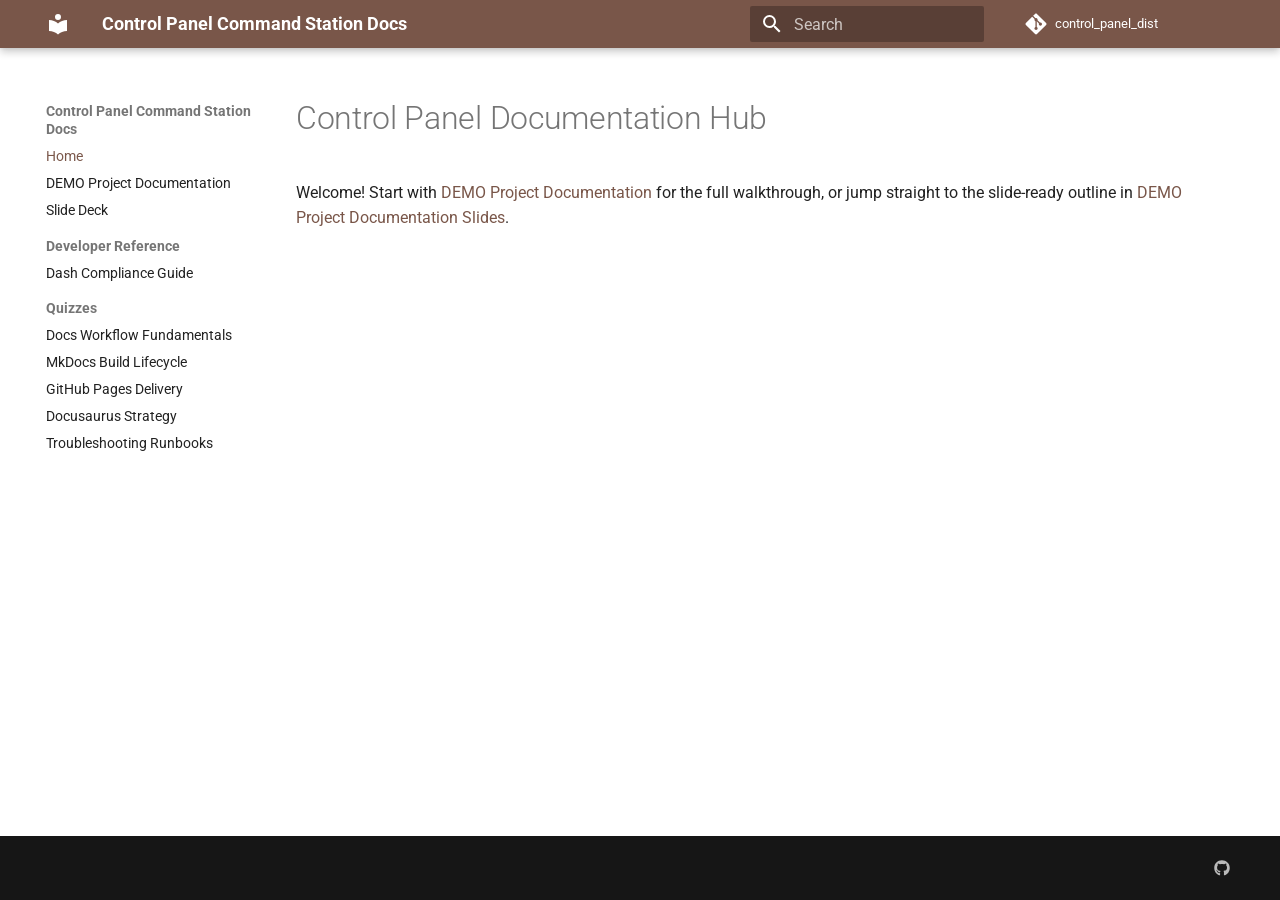
<file: index.html>
<!doctype html>
<html lang="en" class="no-js">
  <head>
    
      <meta charset="utf-8">
      <meta name="viewport" content="width=device-width,initial-scale=1">
      
        <meta name="description" content="Teachable documentation for the retro Control Panel command station">
      
      
      
        <link rel="canonical" href="https://gunnarklee.github.io/control_panel_dist/">
      
      
      
        <link rel="next" href="DEMO_project_documentation/">
      
      
        
      
      
      <link rel="icon" href="assets/images/favicon.png">
      <meta name="generator" content="mkdocs-1.6.1, mkdocs-material-9.7.6">
    
    
      
        <title>Control Panel Command Station Docs</title>
      
    
    
      <link rel="stylesheet" href="assets/stylesheets/main.484c7ddc.min.css">
      
        
        <link rel="stylesheet" href="assets/stylesheets/palette.ab4e12ef.min.css">
      
      


    
    
      
    
    
      
        
        
        <link rel="preconnect" href="https://fonts.gstatic.com" crossorigin>
        <link rel="stylesheet" href="https://fonts.googleapis.com/css?family=Roboto:300,300i,400,400i,700,700i%7CRoboto+Mono:400,400i,700,700i&display=fallback">
        <style>:root{--md-text-font:"Roboto";--md-code-font:"Roboto Mono"}</style>
      
    
    
    <script>__md_scope=new URL(".",location),__md_hash=e=>[...e].reduce(((e,_)=>(e<<5)-e+_.charCodeAt(0)),0),__md_get=(e,_=localStorage,t=__md_scope)=>JSON.parse(_.getItem(t.pathname+"."+e)),__md_set=(e,_,t=localStorage,a=__md_scope)=>{try{t.setItem(a.pathname+"."+e,JSON.stringify(_))}catch(e){}}</script>
    
      

    
    
  </head>
  
  
    
    
      
    
    
    
    
    <body dir="ltr" data-md-color-scheme="default" data-md-color-primary="brown" data-md-color-accent="amber">
  
    
    <input class="md-toggle" data-md-toggle="drawer" type="checkbox" id="__drawer" autocomplete="off">
    <input class="md-toggle" data-md-toggle="search" type="checkbox" id="__search" autocomplete="off">
    <label class="md-overlay" for="__drawer"></label>
    <div data-md-component="skip">
      
        
        <a href="#control-panel-documentation-hub" class="md-skip">
          Skip to content
        </a>
      
    </div>
    <div data-md-component="announce">
      
    </div>
    
    
      

  

<header class="md-header md-header--shadow" data-md-component="header">
  <nav class="md-header__inner md-grid" aria-label="Header">
    <a href="." title="Control Panel Command Station Docs" class="md-header__button md-logo" aria-label="Control Panel Command Station Docs" data-md-component="logo">
      
  
  <svg xmlns="http://www.w3.org/2000/svg" viewBox="0 0 24 24"><path d="M12 8a3 3 0 0 0 3-3 3 3 0 0 0-3-3 3 3 0 0 0-3 3 3 3 0 0 0 3 3m0 3.54C9.64 9.35 6.5 8 3 8v11c3.5 0 6.64 1.35 9 3.54 2.36-2.19 5.5-3.54 9-3.54V8c-3.5 0-6.64 1.35-9 3.54"/></svg>

    </a>
    <label class="md-header__button md-icon" for="__drawer">
      
      <svg xmlns="http://www.w3.org/2000/svg" viewBox="0 0 24 24"><path d="M3 6h18v2H3zm0 5h18v2H3zm0 5h18v2H3z"/></svg>
    </label>
    <div class="md-header__title" data-md-component="header-title">
      <div class="md-header__ellipsis">
        <div class="md-header__topic">
          <span class="md-ellipsis">
            Control Panel Command Station Docs
          </span>
        </div>
        <div class="md-header__topic" data-md-component="header-topic">
          <span class="md-ellipsis">
            
              Home
            
          </span>
        </div>
      </div>
    </div>
    
      
        <form class="md-header__option" data-md-component="palette">
  
    
    
    
    <input class="md-option" data-md-color-media="" data-md-color-scheme="default" data-md-color-primary="brown" data-md-color-accent="amber"  aria-hidden="true"  type="radio" name="__palette" id="__palette_0">
    
  
    
    
    
    <input class="md-option" data-md-color-media="" data-md-color-scheme="slate" data-md-color-primary="brown" data-md-color-accent="lime"  aria-hidden="true"  type="radio" name="__palette" id="__palette_1">
    
  
</form>
      
    
    
      <script>var palette=__md_get("__palette");if(palette&&palette.color){if("(prefers-color-scheme)"===palette.color.media){var media=matchMedia("(prefers-color-scheme: light)"),input=document.querySelector(media.matches?"[data-md-color-media='(prefers-color-scheme: light)']":"[data-md-color-media='(prefers-color-scheme: dark)']");palette.color.media=input.getAttribute("data-md-color-media"),palette.color.scheme=input.getAttribute("data-md-color-scheme"),palette.color.primary=input.getAttribute("data-md-color-primary"),palette.color.accent=input.getAttribute("data-md-color-accent")}for(var[key,value]of Object.entries(palette.color))document.body.setAttribute("data-md-color-"+key,value)}</script>
    
    
    
      
      
        <label class="md-header__button md-icon" for="__search">
          
          <svg xmlns="http://www.w3.org/2000/svg" viewBox="0 0 24 24"><path d="M9.5 3A6.5 6.5 0 0 1 16 9.5c0 1.61-.59 3.09-1.56 4.23l.27.27h.79l5 5-1.5 1.5-5-5v-.79l-.27-.27A6.52 6.52 0 0 1 9.5 16 6.5 6.5 0 0 1 3 9.5 6.5 6.5 0 0 1 9.5 3m0 2C7 5 5 7 5 9.5S7 14 9.5 14 14 12 14 9.5 12 5 9.5 5"/></svg>
        </label>
        <div class="md-search" data-md-component="search" role="dialog">
  <label class="md-search__overlay" for="__search"></label>
  <div class="md-search__inner" role="search">
    <form class="md-search__form" name="search">
      <input type="text" class="md-search__input" name="query" aria-label="Search" placeholder="Search" autocapitalize="off" autocorrect="off" autocomplete="off" spellcheck="false" data-md-component="search-query" required>
      <label class="md-search__icon md-icon" for="__search">
        
        <svg xmlns="http://www.w3.org/2000/svg" viewBox="0 0 24 24"><path d="M9.5 3A6.5 6.5 0 0 1 16 9.5c0 1.61-.59 3.09-1.56 4.23l.27.27h.79l5 5-1.5 1.5-5-5v-.79l-.27-.27A6.52 6.52 0 0 1 9.5 16 6.5 6.5 0 0 1 3 9.5 6.5 6.5 0 0 1 9.5 3m0 2C7 5 5 7 5 9.5S7 14 9.5 14 14 12 14 9.5 12 5 9.5 5"/></svg>
        
        <svg xmlns="http://www.w3.org/2000/svg" viewBox="0 0 24 24"><path d="M20 11v2H8l5.5 5.5-1.42 1.42L4.16 12l7.92-7.92L13.5 5.5 8 11z"/></svg>
      </label>
      <nav class="md-search__options" aria-label="Search">
        
        <button type="reset" class="md-search__icon md-icon" title="Clear" aria-label="Clear" tabindex="-1">
          
          <svg xmlns="http://www.w3.org/2000/svg" viewBox="0 0 24 24"><path d="M19 6.41 17.59 5 12 10.59 6.41 5 5 6.41 10.59 12 5 17.59 6.41 19 12 13.41 17.59 19 19 17.59 13.41 12z"/></svg>
        </button>
      </nav>
      
        <div class="md-search__suggest" data-md-component="search-suggest"></div>
      
    </form>
    <div class="md-search__output">
      <div class="md-search__scrollwrap" tabindex="0" data-md-scrollfix>
        <div class="md-search-result" data-md-component="search-result">
          <div class="md-search-result__meta">
            Initializing search
          </div>
          <ol class="md-search-result__list" role="presentation"></ol>
        </div>
      </div>
    </div>
  </div>
</div>
      
    
    
      <div class="md-header__source">
        <a href="https://github.com/gunnarklee/control_panel_dist" title="Go to repository" class="md-source" data-md-component="source">
  <div class="md-source__icon md-icon">
    
    <svg xmlns="http://www.w3.org/2000/svg" viewBox="0 0 448 512"><!--! Font Awesome Free 7.1.0 by @fontawesome - https://fontawesome.com License - https://fontawesome.com/license/free (Icons: CC BY 4.0, Fonts: SIL OFL 1.1, Code: MIT License) Copyright 2025 Fonticons, Inc.--><path d="M439.6 236.1 244 40.5c-5.4-5.5-12.8-8.5-20.4-8.5s-15 3-20.4 8.4L162.5 81l51.5 51.5c27.1-9.1 52.7 16.8 43.4 43.7l49.7 49.7c34.2-11.8 61.2 31 35.5 56.7-26.5 26.5-70.2-2.9-56-37.3L240.3 199v121.9c25.3 12.5 22.3 41.8 9.1 55-6.4 6.4-15.2 10.1-24.3 10.1s-17.8-3.6-24.3-10.1c-17.6-17.6-11.1-46.9 11.2-56v-123c-20.8-8.5-24.6-30.7-18.6-45L142.6 101 8.5 235.1C3 240.6 0 247.9 0 255.5s3 15 8.5 20.4l195.6 195.7c5.4 5.4 12.7 8.4 20.4 8.4s15-3 20.4-8.4l194.7-194.7c5.4-5.4 8.4-12.8 8.4-20.4s-3-15-8.4-20.4"/></svg>
  </div>
  <div class="md-source__repository">
    control_panel_dist
  </div>
</a>
      </div>
    
  </nav>
  
</header>
    
    <div class="md-container" data-md-component="container">
      
      
        
          
        
      
      <main class="md-main" data-md-component="main">
        <div class="md-main__inner md-grid">
          
            
              
              <div class="md-sidebar md-sidebar--primary" data-md-component="sidebar" data-md-type="navigation" >
                <div class="md-sidebar__scrollwrap">
                  <div class="md-sidebar__inner">
                    



  

<nav class="md-nav md-nav--primary md-nav--integrated" aria-label="Navigation" data-md-level="0">
  <label class="md-nav__title" for="__drawer">
    <a href="." title="Control Panel Command Station Docs" class="md-nav__button md-logo" aria-label="Control Panel Command Station Docs" data-md-component="logo">
      
  
  <svg xmlns="http://www.w3.org/2000/svg" viewBox="0 0 24 24"><path d="M12 8a3 3 0 0 0 3-3 3 3 0 0 0-3-3 3 3 0 0 0-3 3 3 3 0 0 0 3 3m0 3.54C9.64 9.35 6.5 8 3 8v11c3.5 0 6.64 1.35 9 3.54 2.36-2.19 5.5-3.54 9-3.54V8c-3.5 0-6.64 1.35-9 3.54"/></svg>

    </a>
    Control Panel Command Station Docs
  </label>
  
    <div class="md-nav__source">
      <a href="https://github.com/gunnarklee/control_panel_dist" title="Go to repository" class="md-source" data-md-component="source">
  <div class="md-source__icon md-icon">
    
    <svg xmlns="http://www.w3.org/2000/svg" viewBox="0 0 448 512"><!--! Font Awesome Free 7.1.0 by @fontawesome - https://fontawesome.com License - https://fontawesome.com/license/free (Icons: CC BY 4.0, Fonts: SIL OFL 1.1, Code: MIT License) Copyright 2025 Fonticons, Inc.--><path d="M439.6 236.1 244 40.5c-5.4-5.5-12.8-8.5-20.4-8.5s-15 3-20.4 8.4L162.5 81l51.5 51.5c27.1-9.1 52.7 16.8 43.4 43.7l49.7 49.7c34.2-11.8 61.2 31 35.5 56.7-26.5 26.5-70.2-2.9-56-37.3L240.3 199v121.9c25.3 12.5 22.3 41.8 9.1 55-6.4 6.4-15.2 10.1-24.3 10.1s-17.8-3.6-24.3-10.1c-17.6-17.6-11.1-46.9 11.2-56v-123c-20.8-8.5-24.6-30.7-18.6-45L142.6 101 8.5 235.1C3 240.6 0 247.9 0 255.5s3 15 8.5 20.4l195.6 195.7c5.4 5.4 12.7 8.4 20.4 8.4s15-3 20.4-8.4l194.7-194.7c5.4-5.4 8.4-12.8 8.4-20.4s-3-15-8.4-20.4"/></svg>
  </div>
  <div class="md-source__repository">
    control_panel_dist
  </div>
</a>
    </div>
  
  <ul class="md-nav__list" data-md-scrollfix>
    
      
      
  
  
    
  
  
  
    <li class="md-nav__item md-nav__item--active">
      
      <input class="md-nav__toggle md-toggle" type="checkbox" id="__toc">
      
      
        
      
      
      <a href="." class="md-nav__link md-nav__link--active">
        
  
  
  <span class="md-ellipsis">
    
  
    Home
  

    
  </span>
  
  

      </a>
      
    </li>
  

    
      
      
  
  
  
  
    <li class="md-nav__item">
      <a href="DEMO_project_documentation/" class="md-nav__link">
        
  
  
  <span class="md-ellipsis">
    
  
    DEMO Project Documentation
  

    
  </span>
  
  

      </a>
    </li>
  

    
      
      
  
  
  
  
    <li class="md-nav__item">
      <a href="DEMO_project_documentation_slides/" class="md-nav__link">
        
  
  
  <span class="md-ellipsis">
    
  
    Slide Deck
  

    
  </span>
  
  

      </a>
    </li>
  

    
      
      
  
  
  
  
    
    
    
    
      
        
        
      
    
    
    <li class="md-nav__item md-nav__item--section md-nav__item--nested">
      
        
        
          
        
        <input class="md-nav__toggle md-toggle md-toggle--indeterminate" type="checkbox" id="__nav_4" >
        
          
          <label class="md-nav__link" for="__nav_4" id="__nav_4_label" tabindex="">
            
  
  
  <span class="md-ellipsis">
    
  
    Developer Reference
  

    
  </span>
  
  

            <span class="md-nav__icon md-icon"></span>
          </label>
        
        <nav class="md-nav" data-md-level="1" aria-labelledby="__nav_4_label" aria-expanded="false">
          <label class="md-nav__title" for="__nav_4">
            <span class="md-nav__icon md-icon"></span>
            
  
    Developer Reference
  

          </label>
          <ul class="md-nav__list" data-md-scrollfix>
            
              
                
  
  
  
  
    <li class="md-nav__item">
      <a href="dash_compliance/" class="md-nav__link">
        
  
  
  <span class="md-ellipsis">
    
  
    Dash Compliance Guide
  

    
  </span>
  
  

      </a>
    </li>
  

              
            
          </ul>
        </nav>
      
    </li>
  

    
      
      
  
  
  
  
    
    
    
    
      
        
        
      
    
    
    <li class="md-nav__item md-nav__item--section md-nav__item--nested">
      
        
        
          
        
        <input class="md-nav__toggle md-toggle md-toggle--indeterminate" type="checkbox" id="__nav_5" >
        
          
          <label class="md-nav__link" for="__nav_5" id="__nav_5_label" tabindex="">
            
  
  
  <span class="md-ellipsis">
    
  
    Quizzes
  

    
  </span>
  
  

            <span class="md-nav__icon md-icon"></span>
          </label>
        
        <nav class="md-nav" data-md-level="1" aria-labelledby="__nav_5_label" aria-expanded="false">
          <label class="md-nav__title" for="__nav_5">
            <span class="md-nav__icon md-icon"></span>
            
  
    Quizzes
  

          </label>
          <ul class="md-nav__list" data-md-scrollfix>
            
              
                
  
  
  
  
    <li class="md-nav__item">
      <a href="quizzes/docs_workflow_quiz_01.json" class="md-nav__link">
        
  
  
  <span class="md-ellipsis">
    
  
    Docs Workflow Fundamentals
  

    
  </span>
  
  

      </a>
    </li>
  

              
            
              
                
  
  
  
  
    <li class="md-nav__item">
      <a href="quizzes/docs_workflow_quiz_02.json" class="md-nav__link">
        
  
  
  <span class="md-ellipsis">
    
  
    MkDocs Build Lifecycle
  

    
  </span>
  
  

      </a>
    </li>
  

              
            
              
                
  
  
  
  
    <li class="md-nav__item">
      <a href="quizzes/docs_workflow_quiz_03.json" class="md-nav__link">
        
  
  
  <span class="md-ellipsis">
    
  
    GitHub Pages Delivery
  

    
  </span>
  
  

      </a>
    </li>
  

              
            
              
                
  
  
  
  
    <li class="md-nav__item">
      <a href="quizzes/docs_workflow_quiz_04.json" class="md-nav__link">
        
  
  
  <span class="md-ellipsis">
    
  
    Docusaurus Strategy
  

    
  </span>
  
  

      </a>
    </li>
  

              
            
              
                
  
  
  
  
    <li class="md-nav__item">
      <a href="quizzes/docs_workflow_quiz_05.json" class="md-nav__link">
        
  
  
  <span class="md-ellipsis">
    
  
    Troubleshooting Runbooks
  

    
  </span>
  
  

      </a>
    </li>
  

              
            
          </ul>
        </nav>
      
    </li>
  

    
  </ul>
</nav>
                  </div>
                </div>
              </div>
            
            
          
          
            <div class="md-content" data-md-component="content">
              
              <article class="md-content__inner md-typeset">
                
                  


  
  


<h1 id="control-panel-documentation-hub">Control Panel Documentation Hub<a class="headerlink" href="#control-panel-documentation-hub" title="Permanent link">&para;</a></h1>
<p>Welcome! Start with <a href="DEMO_project_documentation/">DEMO Project Documentation</a> for the full walkthrough, or jump straight to the slide-ready outline in <a href="DEMO_project_documentation_slides/">DEMO Project Documentation Slides</a>.</p>












                
              </article>
            </div>
          
          
<script>var target=document.getElementById(location.hash.slice(1));target&&target.name&&(target.checked=target.name.startsWith("__tabbed_"))</script>
        </div>
        
          <button type="button" class="md-top md-icon" data-md-component="top" hidden>
  
  <svg xmlns="http://www.w3.org/2000/svg" viewBox="0 0 24 24"><path d="M13 20h-2V8l-5.5 5.5-1.42-1.42L12 4.16l7.92 7.92-1.42 1.42L13 8z"/></svg>
  Back to top
</button>
        
      </main>
      
        <footer class="md-footer">
  
  <div class="md-footer-meta md-typeset">
    <div class="md-footer-meta__inner md-grid">
      <div class="md-copyright">
  
  
</div>
      
        
<div class="md-social">
  
    
    
    
    
      
      
    
    <a href="https://github.com/gunnarklee/control_panel_dist" target="_blank" rel="noopener" title="github.com" class="md-social__link">
      <svg xmlns="http://www.w3.org/2000/svg" viewBox="0 0 512 512"><!--! Font Awesome Free 7.1.0 by @fontawesome - https://fontawesome.com License - https://fontawesome.com/license/free (Icons: CC BY 4.0, Fonts: SIL OFL 1.1, Code: MIT License) Copyright 2025 Fonticons, Inc.--><path d="M173.9 397.4c0 2-2.3 3.6-5.2 3.6-3.3.3-5.6-1.3-5.6-3.6 0-2 2.3-3.6 5.2-3.6 3-.3 5.6 1.3 5.6 3.6m-31.1-4.5c-.7 2 1.3 4.3 4.3 4.9 2.6 1 5.6 0 6.2-2s-1.3-4.3-4.3-5.2c-2.6-.7-5.5.3-6.2 2.3m44.2-1.7c-2.9.7-4.9 2.6-4.6 4.9.3 2 2.9 3.3 5.9 2.6 2.9-.7 4.9-2.6 4.6-4.6-.3-1.9-3-3.2-5.9-2.9M252.8 8C114.1 8 8 113.3 8 252c0 110.9 69.8 205.8 169.5 239.2 12.8 2.3 17.3-5.6 17.3-12.1 0-6.2-.3-40.4-.3-61.4 0 0-70 15-84.7-29.8 0 0-11.4-29.1-27.8-36.6 0 0-22.9-15.7 1.6-15.4 0 0 24.9 2 38.6 25.8 21.9 38.6 58.6 27.5 72.9 20.9 2.3-16 8.8-27.1 16-33.7-55.9-6.2-112.3-14.3-112.3-110.5 0-27.5 7.6-41.3 23.6-58.9-2.6-6.5-11.1-33.3 2.6-67.9 20.9-6.5 69 27 69 27 20-5.6 41.5-8.5 62.8-8.5s42.8 2.9 62.8 8.5c0 0 48.1-33.6 69-27 13.7 34.7 5.2 61.4 2.6 67.9 16 17.7 25.8 31.5 25.8 58.9 0 96.5-58.9 104.2-114.8 110.5 9.2 7.9 17 22.9 17 46.4 0 33.7-.3 75.4-.3 83.6 0 6.5 4.6 14.4 17.3 12.1C436.2 457.8 504 362.9 504 252 504 113.3 391.5 8 252.8 8M105.2 352.9c-1.3 1-1 3.3.7 5.2 1.6 1.6 3.9 2.3 5.2 1 1.3-1 1-3.3-.7-5.2-1.6-1.6-3.9-2.3-5.2-1m-10.8-8.1c-.7 1.3.3 2.9 2.3 3.9 1.6 1 3.6.7 4.3-.7.7-1.3-.3-2.9-2.3-3.9-2-.6-3.6-.3-4.3.7m32.4 35.6c-1.6 1.3-1 4.3 1.3 6.2 2.3 2.3 5.2 2.6 6.5 1 1.3-1.3.7-4.3-1.3-6.2-2.2-2.3-5.2-2.6-6.5-1m-11.4-14.7c-1.6 1-1.6 3.6 0 5.9s4.3 3.3 5.6 2.3c1.6-1.3 1.6-3.9 0-6.2-1.4-2.3-4-3.3-5.6-2"/></svg>
    </a>
  
</div>
      
    </div>
  </div>
</footer>
      
    </div>
    <div class="md-dialog" data-md-component="dialog">
      <div class="md-dialog__inner md-typeset"></div>
    </div>
    
    
    
      
      
      <script id="__config" type="application/json">{"annotate": null, "base": ".", "features": ["navigation.top", "navigation.expand", "navigation.sections", "navigation.tracking", "toc.integrate", "content.code.copy", "search.highlight", "search.suggest"], "search": "assets/javascripts/workers/search.2c215733.min.js", "tags": null, "translations": {"clipboard.copied": "Copied to clipboard", "clipboard.copy": "Copy to clipboard", "search.result.more.one": "1 more on this page", "search.result.more.other": "# more on this page", "search.result.none": "No matching documents", "search.result.one": "1 matching document", "search.result.other": "# matching documents", "search.result.placeholder": "Type to start searching", "search.result.term.missing": "Missing", "select.version": "Select version"}, "version": null}</script>
    
    
      <script src="assets/javascripts/bundle.79ae519e.min.js"></script>
      
    
  </body>
</html>
</file>
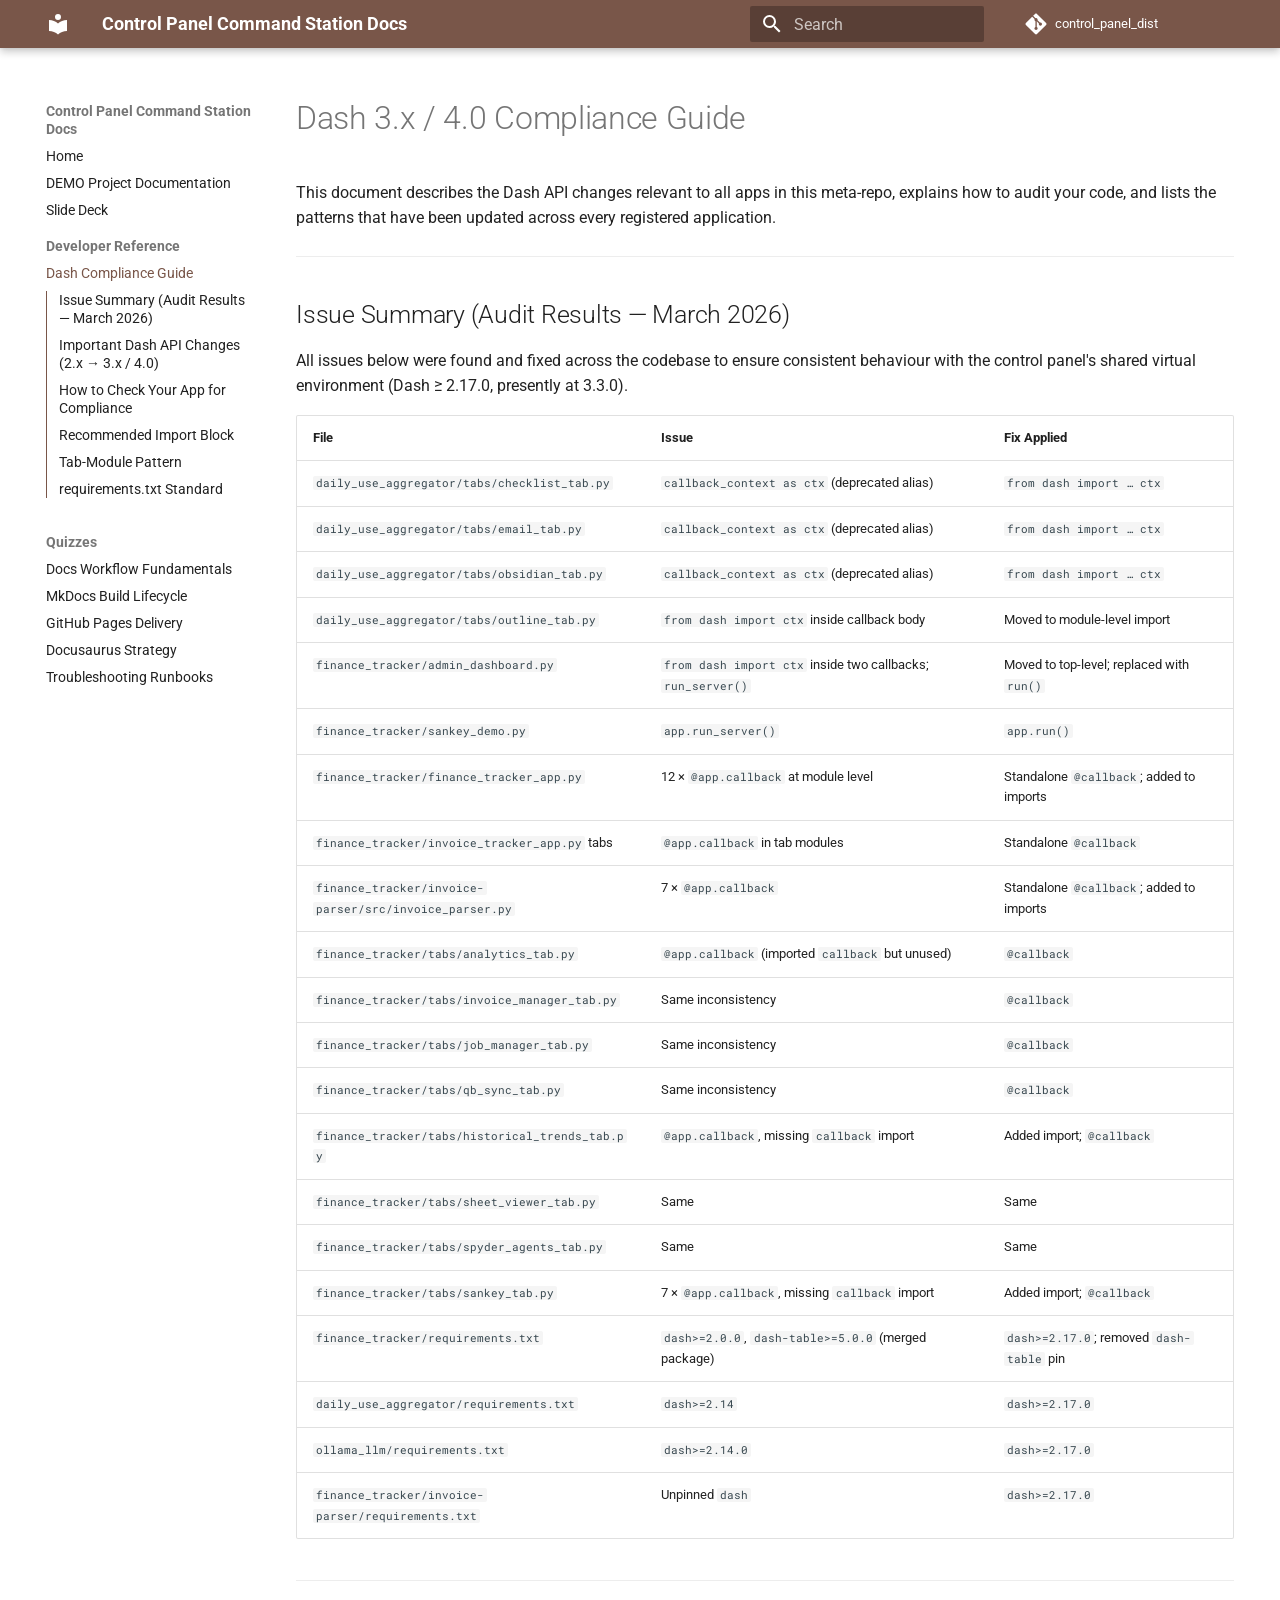
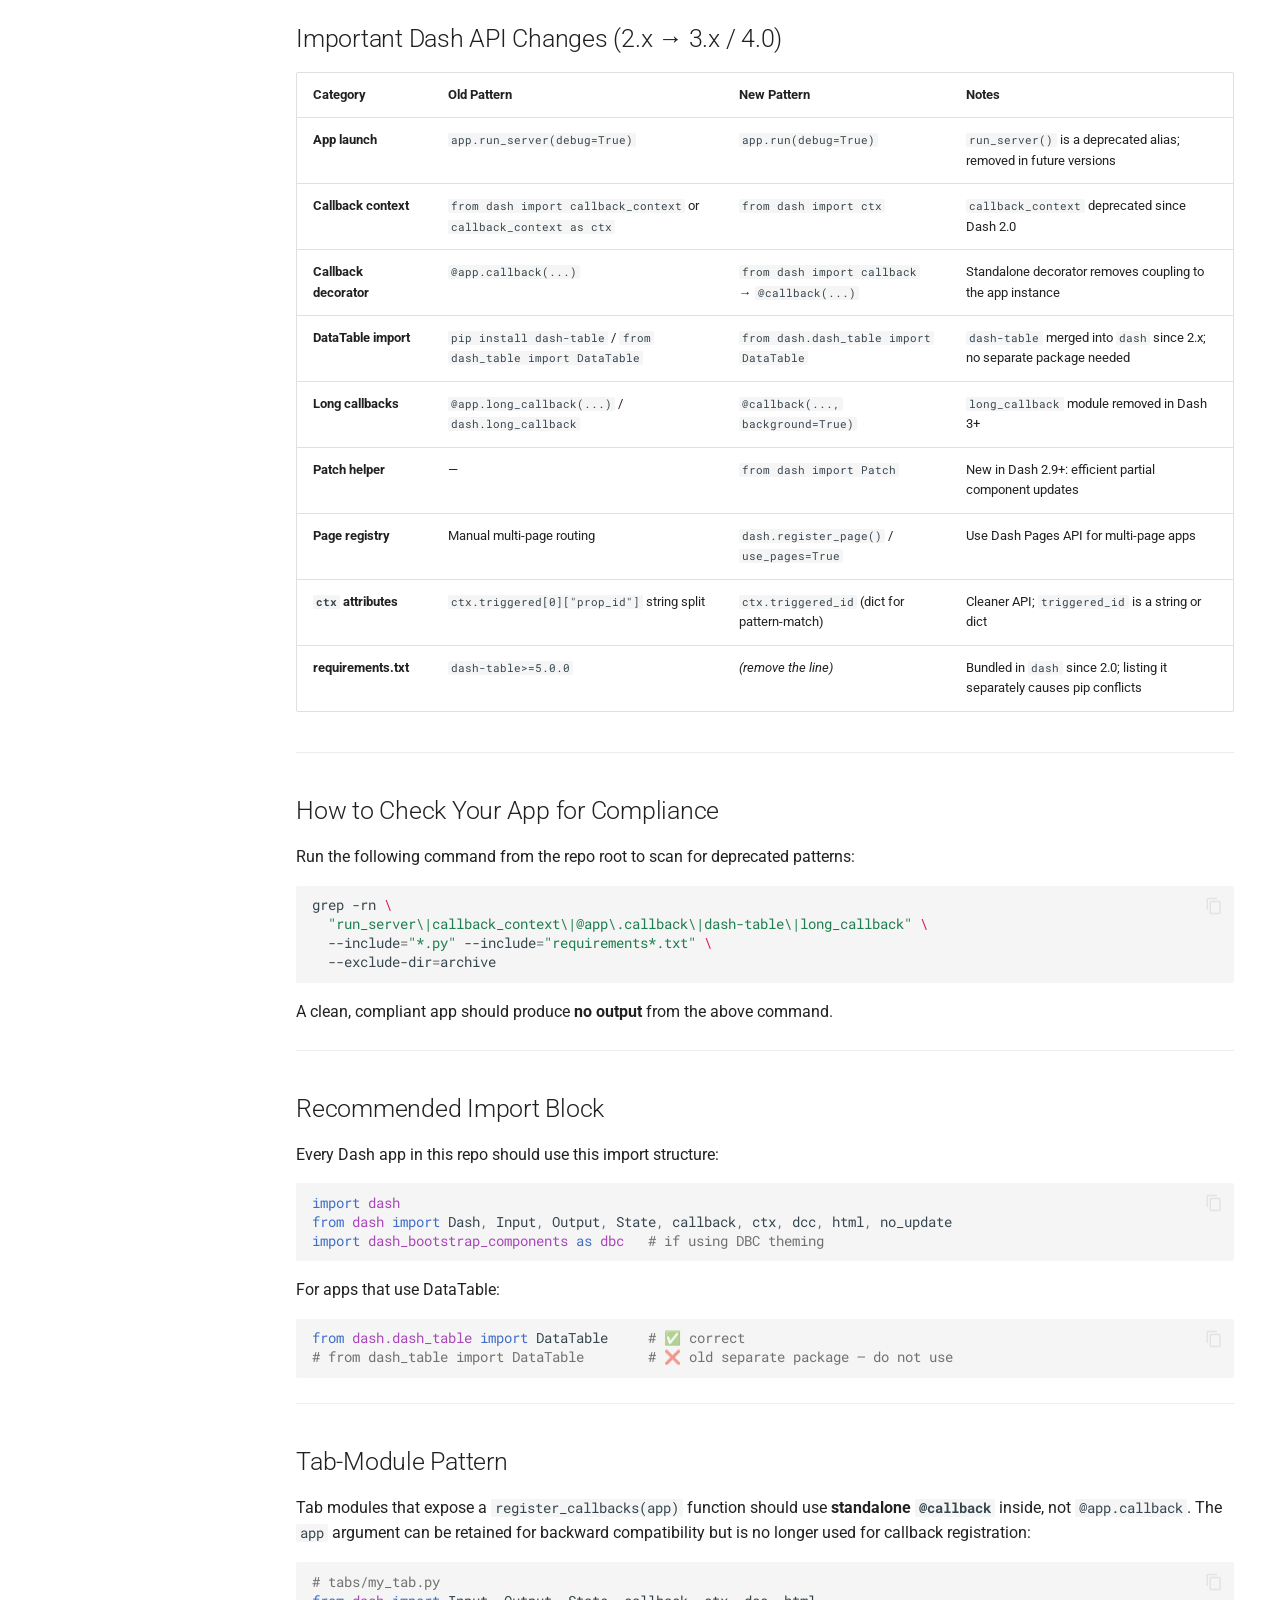
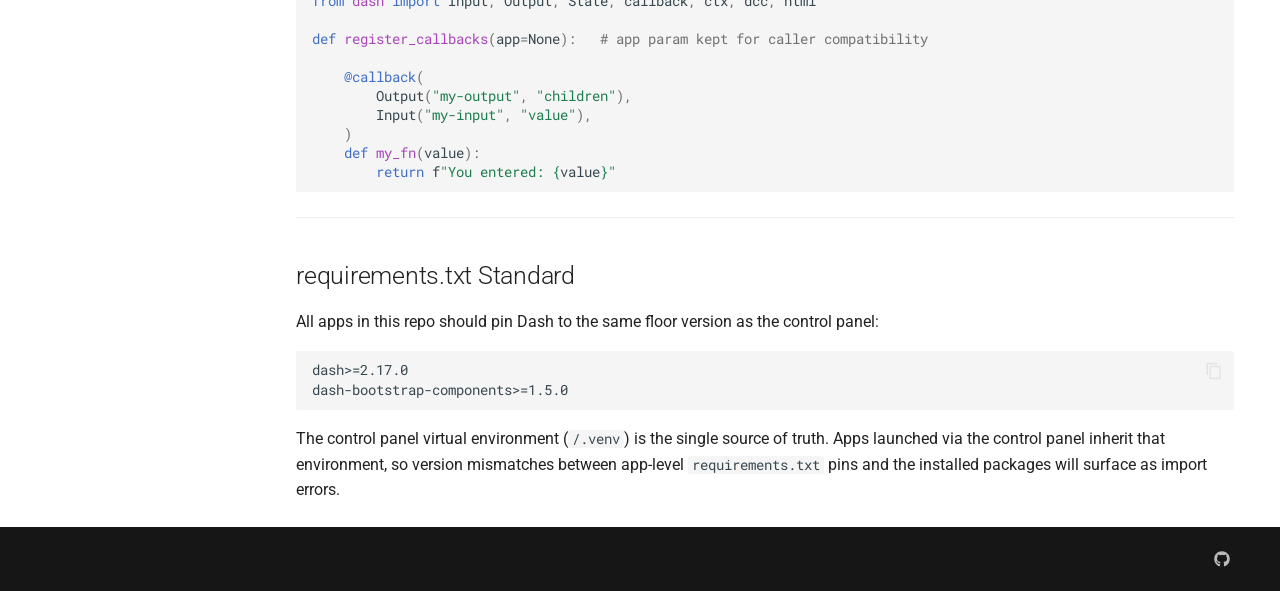
<file: dash_compliance/index.html>
<!doctype html>
<html lang="en" class="no-js">
  <head>
    
      <meta charset="utf-8">
      <meta name="viewport" content="width=device-width,initial-scale=1">
      
        <meta name="description" content="Teachable documentation for the retro Control Panel command station">
      
      
      
        <link rel="canonical" href="https://gunnarklee.github.io/control_panel_dist/dash_compliance/">
      
      
        <link rel="prev" href="../DEMO_project_documentation_slides/">
      
      
        <link rel="next" href="../quizzes/docs_workflow_quiz_01.json">
      
      
        
      
      
      <link rel="icon" href="../assets/images/favicon.png">
      <meta name="generator" content="mkdocs-1.6.1, mkdocs-material-9.7.6">
    
    
      
        <title>Dash Compliance Guide - Control Panel Command Station Docs</title>
      
    
    
      <link rel="stylesheet" href="../assets/stylesheets/main.484c7ddc.min.css">
      
        
        <link rel="stylesheet" href="../assets/stylesheets/palette.ab4e12ef.min.css">
      
      


    
    
      
    
    
      
        
        
        <link rel="preconnect" href="https://fonts.gstatic.com" crossorigin>
        <link rel="stylesheet" href="https://fonts.googleapis.com/css?family=Roboto:300,300i,400,400i,700,700i%7CRoboto+Mono:400,400i,700,700i&display=fallback">
        <style>:root{--md-text-font:"Roboto";--md-code-font:"Roboto Mono"}</style>
      
    
    
    <script>__md_scope=new URL("..",location),__md_hash=e=>[...e].reduce(((e,_)=>(e<<5)-e+_.charCodeAt(0)),0),__md_get=(e,_=localStorage,t=__md_scope)=>JSON.parse(_.getItem(t.pathname+"."+e)),__md_set=(e,_,t=localStorage,a=__md_scope)=>{try{t.setItem(a.pathname+"."+e,JSON.stringify(_))}catch(e){}}</script>
    
      

    
    
  </head>
  
  
    
    
      
    
    
    
    
    <body dir="ltr" data-md-color-scheme="default" data-md-color-primary="brown" data-md-color-accent="amber">
  
    
    <input class="md-toggle" data-md-toggle="drawer" type="checkbox" id="__drawer" autocomplete="off">
    <input class="md-toggle" data-md-toggle="search" type="checkbox" id="__search" autocomplete="off">
    <label class="md-overlay" for="__drawer"></label>
    <div data-md-component="skip">
      
        
        <a href="#dash-3x-40-compliance-guide" class="md-skip">
          Skip to content
        </a>
      
    </div>
    <div data-md-component="announce">
      
    </div>
    
    
      

  

<header class="md-header md-header--shadow" data-md-component="header">
  <nav class="md-header__inner md-grid" aria-label="Header">
    <a href=".." title="Control Panel Command Station Docs" class="md-header__button md-logo" aria-label="Control Panel Command Station Docs" data-md-component="logo">
      
  
  <svg xmlns="http://www.w3.org/2000/svg" viewBox="0 0 24 24"><path d="M12 8a3 3 0 0 0 3-3 3 3 0 0 0-3-3 3 3 0 0 0-3 3 3 3 0 0 0 3 3m0 3.54C9.64 9.35 6.5 8 3 8v11c3.5 0 6.64 1.35 9 3.54 2.36-2.19 5.5-3.54 9-3.54V8c-3.5 0-6.64 1.35-9 3.54"/></svg>

    </a>
    <label class="md-header__button md-icon" for="__drawer">
      
      <svg xmlns="http://www.w3.org/2000/svg" viewBox="0 0 24 24"><path d="M3 6h18v2H3zm0 5h18v2H3zm0 5h18v2H3z"/></svg>
    </label>
    <div class="md-header__title" data-md-component="header-title">
      <div class="md-header__ellipsis">
        <div class="md-header__topic">
          <span class="md-ellipsis">
            Control Panel Command Station Docs
          </span>
        </div>
        <div class="md-header__topic" data-md-component="header-topic">
          <span class="md-ellipsis">
            
              Dash Compliance Guide
            
          </span>
        </div>
      </div>
    </div>
    
      
        <form class="md-header__option" data-md-component="palette">
  
    
    
    
    <input class="md-option" data-md-color-media="" data-md-color-scheme="default" data-md-color-primary="brown" data-md-color-accent="amber"  aria-hidden="true"  type="radio" name="__palette" id="__palette_0">
    
  
    
    
    
    <input class="md-option" data-md-color-media="" data-md-color-scheme="slate" data-md-color-primary="brown" data-md-color-accent="lime"  aria-hidden="true"  type="radio" name="__palette" id="__palette_1">
    
  
</form>
      
    
    
      <script>var palette=__md_get("__palette");if(palette&&palette.color){if("(prefers-color-scheme)"===palette.color.media){var media=matchMedia("(prefers-color-scheme: light)"),input=document.querySelector(media.matches?"[data-md-color-media='(prefers-color-scheme: light)']":"[data-md-color-media='(prefers-color-scheme: dark)']");palette.color.media=input.getAttribute("data-md-color-media"),palette.color.scheme=input.getAttribute("data-md-color-scheme"),palette.color.primary=input.getAttribute("data-md-color-primary"),palette.color.accent=input.getAttribute("data-md-color-accent")}for(var[key,value]of Object.entries(palette.color))document.body.setAttribute("data-md-color-"+key,value)}</script>
    
    
    
      
      
        <label class="md-header__button md-icon" for="__search">
          
          <svg xmlns="http://www.w3.org/2000/svg" viewBox="0 0 24 24"><path d="M9.5 3A6.5 6.5 0 0 1 16 9.5c0 1.61-.59 3.09-1.56 4.23l.27.27h.79l5 5-1.5 1.5-5-5v-.79l-.27-.27A6.52 6.52 0 0 1 9.5 16 6.5 6.5 0 0 1 3 9.5 6.5 6.5 0 0 1 9.5 3m0 2C7 5 5 7 5 9.5S7 14 9.5 14 14 12 14 9.5 12 5 9.5 5"/></svg>
        </label>
        <div class="md-search" data-md-component="search" role="dialog">
  <label class="md-search__overlay" for="__search"></label>
  <div class="md-search__inner" role="search">
    <form class="md-search__form" name="search">
      <input type="text" class="md-search__input" name="query" aria-label="Search" placeholder="Search" autocapitalize="off" autocorrect="off" autocomplete="off" spellcheck="false" data-md-component="search-query" required>
      <label class="md-search__icon md-icon" for="__search">
        
        <svg xmlns="http://www.w3.org/2000/svg" viewBox="0 0 24 24"><path d="M9.5 3A6.5 6.5 0 0 1 16 9.5c0 1.61-.59 3.09-1.56 4.23l.27.27h.79l5 5-1.5 1.5-5-5v-.79l-.27-.27A6.52 6.52 0 0 1 9.5 16 6.5 6.5 0 0 1 3 9.5 6.5 6.5 0 0 1 9.5 3m0 2C7 5 5 7 5 9.5S7 14 9.5 14 14 12 14 9.5 12 5 9.5 5"/></svg>
        
        <svg xmlns="http://www.w3.org/2000/svg" viewBox="0 0 24 24"><path d="M20 11v2H8l5.5 5.5-1.42 1.42L4.16 12l7.92-7.92L13.5 5.5 8 11z"/></svg>
      </label>
      <nav class="md-search__options" aria-label="Search">
        
        <button type="reset" class="md-search__icon md-icon" title="Clear" aria-label="Clear" tabindex="-1">
          
          <svg xmlns="http://www.w3.org/2000/svg" viewBox="0 0 24 24"><path d="M19 6.41 17.59 5 12 10.59 6.41 5 5 6.41 10.59 12 5 17.59 6.41 19 12 13.41 17.59 19 19 17.59 13.41 12z"/></svg>
        </button>
      </nav>
      
        <div class="md-search__suggest" data-md-component="search-suggest"></div>
      
    </form>
    <div class="md-search__output">
      <div class="md-search__scrollwrap" tabindex="0" data-md-scrollfix>
        <div class="md-search-result" data-md-component="search-result">
          <div class="md-search-result__meta">
            Initializing search
          </div>
          <ol class="md-search-result__list" role="presentation"></ol>
        </div>
      </div>
    </div>
  </div>
</div>
      
    
    
      <div class="md-header__source">
        <a href="https://github.com/gunnarklee/control_panel_dist" title="Go to repository" class="md-source" data-md-component="source">
  <div class="md-source__icon md-icon">
    
    <svg xmlns="http://www.w3.org/2000/svg" viewBox="0 0 448 512"><!--! Font Awesome Free 7.1.0 by @fontawesome - https://fontawesome.com License - https://fontawesome.com/license/free (Icons: CC BY 4.0, Fonts: SIL OFL 1.1, Code: MIT License) Copyright 2025 Fonticons, Inc.--><path d="M439.6 236.1 244 40.5c-5.4-5.5-12.8-8.5-20.4-8.5s-15 3-20.4 8.4L162.5 81l51.5 51.5c27.1-9.1 52.7 16.8 43.4 43.7l49.7 49.7c34.2-11.8 61.2 31 35.5 56.7-26.5 26.5-70.2-2.9-56-37.3L240.3 199v121.9c25.3 12.5 22.3 41.8 9.1 55-6.4 6.4-15.2 10.1-24.3 10.1s-17.8-3.6-24.3-10.1c-17.6-17.6-11.1-46.9 11.2-56v-123c-20.8-8.5-24.6-30.7-18.6-45L142.6 101 8.5 235.1C3 240.6 0 247.9 0 255.5s3 15 8.5 20.4l195.6 195.7c5.4 5.4 12.7 8.4 20.4 8.4s15-3 20.4-8.4l194.7-194.7c5.4-5.4 8.4-12.8 8.4-20.4s-3-15-8.4-20.4"/></svg>
  </div>
  <div class="md-source__repository">
    control_panel_dist
  </div>
</a>
      </div>
    
  </nav>
  
</header>
    
    <div class="md-container" data-md-component="container">
      
      
        
          
        
      
      <main class="md-main" data-md-component="main">
        <div class="md-main__inner md-grid">
          
            
              
              <div class="md-sidebar md-sidebar--primary" data-md-component="sidebar" data-md-type="navigation" >
                <div class="md-sidebar__scrollwrap">
                  <div class="md-sidebar__inner">
                    



  

<nav class="md-nav md-nav--primary md-nav--integrated" aria-label="Navigation" data-md-level="0">
  <label class="md-nav__title" for="__drawer">
    <a href=".." title="Control Panel Command Station Docs" class="md-nav__button md-logo" aria-label="Control Panel Command Station Docs" data-md-component="logo">
      
  
  <svg xmlns="http://www.w3.org/2000/svg" viewBox="0 0 24 24"><path d="M12 8a3 3 0 0 0 3-3 3 3 0 0 0-3-3 3 3 0 0 0-3 3 3 3 0 0 0 3 3m0 3.54C9.64 9.35 6.5 8 3 8v11c3.5 0 6.64 1.35 9 3.54 2.36-2.19 5.5-3.54 9-3.54V8c-3.5 0-6.64 1.35-9 3.54"/></svg>

    </a>
    Control Panel Command Station Docs
  </label>
  
    <div class="md-nav__source">
      <a href="https://github.com/gunnarklee/control_panel_dist" title="Go to repository" class="md-source" data-md-component="source">
  <div class="md-source__icon md-icon">
    
    <svg xmlns="http://www.w3.org/2000/svg" viewBox="0 0 448 512"><!--! Font Awesome Free 7.1.0 by @fontawesome - https://fontawesome.com License - https://fontawesome.com/license/free (Icons: CC BY 4.0, Fonts: SIL OFL 1.1, Code: MIT License) Copyright 2025 Fonticons, Inc.--><path d="M439.6 236.1 244 40.5c-5.4-5.5-12.8-8.5-20.4-8.5s-15 3-20.4 8.4L162.5 81l51.5 51.5c27.1-9.1 52.7 16.8 43.4 43.7l49.7 49.7c34.2-11.8 61.2 31 35.5 56.7-26.5 26.5-70.2-2.9-56-37.3L240.3 199v121.9c25.3 12.5 22.3 41.8 9.1 55-6.4 6.4-15.2 10.1-24.3 10.1s-17.8-3.6-24.3-10.1c-17.6-17.6-11.1-46.9 11.2-56v-123c-20.8-8.5-24.6-30.7-18.6-45L142.6 101 8.5 235.1C3 240.6 0 247.9 0 255.5s3 15 8.5 20.4l195.6 195.7c5.4 5.4 12.7 8.4 20.4 8.4s15-3 20.4-8.4l194.7-194.7c5.4-5.4 8.4-12.8 8.4-20.4s-3-15-8.4-20.4"/></svg>
  </div>
  <div class="md-source__repository">
    control_panel_dist
  </div>
</a>
    </div>
  
  <ul class="md-nav__list" data-md-scrollfix>
    
      
      
  
  
  
  
    <li class="md-nav__item">
      <a href=".." class="md-nav__link">
        
  
  
  <span class="md-ellipsis">
    
  
    Home
  

    
  </span>
  
  

      </a>
    </li>
  

    
      
      
  
  
  
  
    <li class="md-nav__item">
      <a href="../DEMO_project_documentation/" class="md-nav__link">
        
  
  
  <span class="md-ellipsis">
    
  
    DEMO Project Documentation
  

    
  </span>
  
  

      </a>
    </li>
  

    
      
      
  
  
  
  
    <li class="md-nav__item">
      <a href="../DEMO_project_documentation_slides/" class="md-nav__link">
        
  
  
  <span class="md-ellipsis">
    
  
    Slide Deck
  

    
  </span>
  
  

      </a>
    </li>
  

    
      
      
  
  
    
  
  
  
    
    
    
    
      
        
        
      
    
    
    <li class="md-nav__item md-nav__item--active md-nav__item--section md-nav__item--nested">
      
        
        
        <input class="md-nav__toggle md-toggle " type="checkbox" id="__nav_4" checked>
        
          
          <label class="md-nav__link" for="__nav_4" id="__nav_4_label" tabindex="">
            
  
  
  <span class="md-ellipsis">
    
  
    Developer Reference
  

    
  </span>
  
  

            <span class="md-nav__icon md-icon"></span>
          </label>
        
        <nav class="md-nav" data-md-level="1" aria-labelledby="__nav_4_label" aria-expanded="true">
          <label class="md-nav__title" for="__nav_4">
            <span class="md-nav__icon md-icon"></span>
            
  
    Developer Reference
  

          </label>
          <ul class="md-nav__list" data-md-scrollfix>
            
              
                
  
  
    
  
  
  
    <li class="md-nav__item md-nav__item--active">
      
      <input class="md-nav__toggle md-toggle" type="checkbox" id="__toc">
      
      
        
      
      
        <label class="md-nav__link md-nav__link--active" for="__toc">
          
  
  
  <span class="md-ellipsis">
    
  
    Dash Compliance Guide
  

    
  </span>
  
  

          <span class="md-nav__icon md-icon"></span>
        </label>
      
      <a href="./" class="md-nav__link md-nav__link--active">
        
  
  
  <span class="md-ellipsis">
    
  
    Dash Compliance Guide
  

    
  </span>
  
  

      </a>
      
        

<nav class="md-nav md-nav--secondary" aria-label="Table of contents">
  
  
  
    
  
  
    <label class="md-nav__title" for="__toc">
      <span class="md-nav__icon md-icon"></span>
      Table of contents
    </label>
    <ul class="md-nav__list" data-md-component="toc" data-md-scrollfix>
      
        <li class="md-nav__item">
  <a href="#issue-summary-audit-results-march-2026" class="md-nav__link">
    <span class="md-ellipsis">
      
        Issue Summary (Audit Results — March 2026)
      
    </span>
  </a>
  
</li>
      
        <li class="md-nav__item">
  <a href="#important-dash-api-changes-2x-3x-40" class="md-nav__link">
    <span class="md-ellipsis">
      
        Important Dash API Changes (2.x → 3.x / 4.0)
      
    </span>
  </a>
  
</li>
      
        <li class="md-nav__item">
  <a href="#how-to-check-your-app-for-compliance" class="md-nav__link">
    <span class="md-ellipsis">
      
        How to Check Your App for Compliance
      
    </span>
  </a>
  
</li>
      
        <li class="md-nav__item">
  <a href="#recommended-import-block" class="md-nav__link">
    <span class="md-ellipsis">
      
        Recommended Import Block
      
    </span>
  </a>
  
</li>
      
        <li class="md-nav__item">
  <a href="#tab-module-pattern" class="md-nav__link">
    <span class="md-ellipsis">
      
        Tab-Module Pattern
      
    </span>
  </a>
  
</li>
      
        <li class="md-nav__item">
  <a href="#requirementstxt-standard" class="md-nav__link">
    <span class="md-ellipsis">
      
        requirements.txt Standard
      
    </span>
  </a>
  
</li>
      
    </ul>
  
</nav>
      
    </li>
  

              
            
          </ul>
        </nav>
      
    </li>
  

    
      
      
  
  
  
  
    
    
    
    
      
        
        
      
    
    
    <li class="md-nav__item md-nav__item--section md-nav__item--nested">
      
        
        
          
        
        <input class="md-nav__toggle md-toggle md-toggle--indeterminate" type="checkbox" id="__nav_5" >
        
          
          <label class="md-nav__link" for="__nav_5" id="__nav_5_label" tabindex="">
            
  
  
  <span class="md-ellipsis">
    
  
    Quizzes
  

    
  </span>
  
  

            <span class="md-nav__icon md-icon"></span>
          </label>
        
        <nav class="md-nav" data-md-level="1" aria-labelledby="__nav_5_label" aria-expanded="false">
          <label class="md-nav__title" for="__nav_5">
            <span class="md-nav__icon md-icon"></span>
            
  
    Quizzes
  

          </label>
          <ul class="md-nav__list" data-md-scrollfix>
            
              
                
  
  
  
  
    <li class="md-nav__item">
      <a href="../quizzes/docs_workflow_quiz_01.json" class="md-nav__link">
        
  
  
  <span class="md-ellipsis">
    
  
    Docs Workflow Fundamentals
  

    
  </span>
  
  

      </a>
    </li>
  

              
            
              
                
  
  
  
  
    <li class="md-nav__item">
      <a href="../quizzes/docs_workflow_quiz_02.json" class="md-nav__link">
        
  
  
  <span class="md-ellipsis">
    
  
    MkDocs Build Lifecycle
  

    
  </span>
  
  

      </a>
    </li>
  

              
            
              
                
  
  
  
  
    <li class="md-nav__item">
      <a href="../quizzes/docs_workflow_quiz_03.json" class="md-nav__link">
        
  
  
  <span class="md-ellipsis">
    
  
    GitHub Pages Delivery
  

    
  </span>
  
  

      </a>
    </li>
  

              
            
              
                
  
  
  
  
    <li class="md-nav__item">
      <a href="../quizzes/docs_workflow_quiz_04.json" class="md-nav__link">
        
  
  
  <span class="md-ellipsis">
    
  
    Docusaurus Strategy
  

    
  </span>
  
  

      </a>
    </li>
  

              
            
              
                
  
  
  
  
    <li class="md-nav__item">
      <a href="../quizzes/docs_workflow_quiz_05.json" class="md-nav__link">
        
  
  
  <span class="md-ellipsis">
    
  
    Troubleshooting Runbooks
  

    
  </span>
  
  

      </a>
    </li>
  

              
            
          </ul>
        </nav>
      
    </li>
  

    
  </ul>
</nav>
                  </div>
                </div>
              </div>
            
            
          
          
            <div class="md-content" data-md-component="content">
              
              <article class="md-content__inner md-typeset">
                
                  


  
  


<h1 id="dash-3x-40-compliance-guide">Dash 3.x / 4.0 Compliance Guide<a class="headerlink" href="#dash-3x-40-compliance-guide" title="Permanent link">&para;</a></h1>
<p>This document describes the Dash API changes relevant to all apps in this meta-repo, explains how to audit your code, and lists the patterns that have been updated across every registered application.</p>
<hr />
<h2 id="issue-summary-audit-results-march-2026">Issue Summary (Audit Results — March 2026)<a class="headerlink" href="#issue-summary-audit-results-march-2026" title="Permanent link">&para;</a></h2>
<p>All issues below were found and fixed across the codebase to ensure consistent behaviour with the control panel's shared virtual environment (Dash ≥ 2.17.0, presently at 3.3.0).</p>
<table>
<thead>
<tr>
<th>File</th>
<th>Issue</th>
<th>Fix Applied</th>
</tr>
</thead>
<tbody>
<tr>
<td><code>daily_use_aggregator/tabs/checklist_tab.py</code></td>
<td><code>callback_context as ctx</code> (deprecated alias)</td>
<td><code>from dash import … ctx</code></td>
</tr>
<tr>
<td><code>daily_use_aggregator/tabs/email_tab.py</code></td>
<td><code>callback_context as ctx</code> (deprecated alias)</td>
<td><code>from dash import … ctx</code></td>
</tr>
<tr>
<td><code>daily_use_aggregator/tabs/obsidian_tab.py</code></td>
<td><code>callback_context as ctx</code> (deprecated alias)</td>
<td><code>from dash import … ctx</code></td>
</tr>
<tr>
<td><code>daily_use_aggregator/tabs/outline_tab.py</code></td>
<td><code>from dash import ctx</code> inside callback body</td>
<td>Moved to module-level import</td>
</tr>
<tr>
<td><code>finance_tracker/admin_dashboard.py</code></td>
<td><code>from dash import ctx</code> inside two callbacks; <code>run_server()</code></td>
<td>Moved to top-level; replaced with <code>run()</code></td>
</tr>
<tr>
<td><code>finance_tracker/sankey_demo.py</code></td>
<td><code>app.run_server()</code></td>
<td><code>app.run()</code></td>
</tr>
<tr>
<td><code>finance_tracker/finance_tracker_app.py</code></td>
<td>12 × <code>@app.callback</code> at module level</td>
<td>Standalone <code>@callback</code>; added to imports</td>
</tr>
<tr>
<td><code>finance_tracker/invoice_tracker_app.py</code> tabs</td>
<td><code>@app.callback</code> in tab modules</td>
<td>Standalone <code>@callback</code></td>
</tr>
<tr>
<td><code>finance_tracker/invoice-parser/src/invoice_parser.py</code></td>
<td>7 × <code>@app.callback</code></td>
<td>Standalone <code>@callback</code>; added to imports</td>
</tr>
<tr>
<td><code>finance_tracker/tabs/analytics_tab.py</code></td>
<td><code>@app.callback</code> (imported <code>callback</code> but unused)</td>
<td><code>@callback</code></td>
</tr>
<tr>
<td><code>finance_tracker/tabs/invoice_manager_tab.py</code></td>
<td>Same inconsistency</td>
<td><code>@callback</code></td>
</tr>
<tr>
<td><code>finance_tracker/tabs/job_manager_tab.py</code></td>
<td>Same inconsistency</td>
<td><code>@callback</code></td>
</tr>
<tr>
<td><code>finance_tracker/tabs/qb_sync_tab.py</code></td>
<td>Same inconsistency</td>
<td><code>@callback</code></td>
</tr>
<tr>
<td><code>finance_tracker/tabs/historical_trends_tab.py</code></td>
<td><code>@app.callback</code>, missing <code>callback</code> import</td>
<td>Added import; <code>@callback</code></td>
</tr>
<tr>
<td><code>finance_tracker/tabs/sheet_viewer_tab.py</code></td>
<td>Same</td>
<td>Same</td>
</tr>
<tr>
<td><code>finance_tracker/tabs/spyder_agents_tab.py</code></td>
<td>Same</td>
<td>Same</td>
</tr>
<tr>
<td><code>finance_tracker/tabs/sankey_tab.py</code></td>
<td>7 × <code>@app.callback</code>, missing <code>callback</code> import</td>
<td>Added import; <code>@callback</code></td>
</tr>
<tr>
<td><code>finance_tracker/requirements.txt</code></td>
<td><code>dash&gt;=2.0.0</code>, <code>dash-table&gt;=5.0.0</code> (merged package)</td>
<td><code>dash&gt;=2.17.0</code>; removed <code>dash-table</code> pin</td>
</tr>
<tr>
<td><code>daily_use_aggregator/requirements.txt</code></td>
<td><code>dash&gt;=2.14</code></td>
<td><code>dash&gt;=2.17.0</code></td>
</tr>
<tr>
<td><code>ollama_llm/requirements.txt</code></td>
<td><code>dash&gt;=2.14.0</code></td>
<td><code>dash&gt;=2.17.0</code></td>
</tr>
<tr>
<td><code>finance_tracker/invoice-parser/requirements.txt</code></td>
<td>Unpinned <code>dash</code></td>
<td><code>dash&gt;=2.17.0</code></td>
</tr>
</tbody>
</table>
<hr />
<h2 id="important-dash-api-changes-2x-3x-40">Important Dash API Changes (2.x → 3.x / 4.0)<a class="headerlink" href="#important-dash-api-changes-2x-3x-40" title="Permanent link">&para;</a></h2>
<table>
<thead>
<tr>
<th>Category</th>
<th>Old Pattern</th>
<th>New Pattern</th>
<th>Notes</th>
</tr>
</thead>
<tbody>
<tr>
<td><strong>App launch</strong></td>
<td><code>app.run_server(debug=True)</code></td>
<td><code>app.run(debug=True)</code></td>
<td><code>run_server()</code> is a deprecated alias; removed in future versions</td>
</tr>
<tr>
<td><strong>Callback context</strong></td>
<td><code>from dash import callback_context</code> or <code>callback_context as ctx</code></td>
<td><code>from dash import ctx</code></td>
<td><code>callback_context</code> deprecated since Dash 2.0</td>
</tr>
<tr>
<td><strong>Callback decorator</strong></td>
<td><code>@app.callback(...)</code></td>
<td><code>from dash import callback</code> → <code>@callback(...)</code></td>
<td>Standalone decorator removes coupling to the app instance</td>
</tr>
<tr>
<td><strong>DataTable import</strong></td>
<td><code>pip install dash-table</code> / <code>from dash_table import DataTable</code></td>
<td><code>from dash.dash_table import DataTable</code></td>
<td><code>dash-table</code> merged into <code>dash</code> since 2.x; no separate package needed</td>
</tr>
<tr>
<td><strong>Long callbacks</strong></td>
<td><code>@app.long_callback(...)</code> / <code>dash.long_callback</code></td>
<td><code>@callback(..., background=True)</code></td>
<td><code>long_callback</code> module removed in Dash 3+</td>
</tr>
<tr>
<td><strong>Patch helper</strong></td>
<td>—</td>
<td><code>from dash import Patch</code></td>
<td>New in Dash 2.9+: efficient partial component updates</td>
</tr>
<tr>
<td><strong>Page registry</strong></td>
<td>Manual multi-page routing</td>
<td><code>dash.register_page()</code> / <code>use_pages=True</code></td>
<td>Use Dash Pages API for multi-page apps</td>
</tr>
<tr>
<td><strong><code>ctx</code> attributes</strong></td>
<td><code>ctx.triggered[0]["prop_id"]</code> string split</td>
<td><code>ctx.triggered_id</code> (dict for pattern-match)</td>
<td>Cleaner API; <code>triggered_id</code> is a string or dict</td>
</tr>
<tr>
<td><strong>requirements.txt</strong></td>
<td><code>dash-table&gt;=5.0.0</code></td>
<td><em>(remove the line)</em></td>
<td>Bundled in <code>dash</code> since 2.0; listing it separately causes pip conflicts</td>
</tr>
</tbody>
</table>
<hr />
<h2 id="how-to-check-your-app-for-compliance">How to Check Your App for Compliance<a class="headerlink" href="#how-to-check-your-app-for-compliance" title="Permanent link">&para;</a></h2>
<p>Run the following command from the repo root to scan for deprecated patterns:</p>
<div class="highlight"><pre><span></span><code>grep<span class="w"> </span>-rn<span class="w"> </span><span class="se">\</span>
<span class="w">  </span><span class="s2">&quot;run_server\|callback_context\|@app\.callback\|dash-table\|long_callback&quot;</span><span class="w"> </span><span class="se">\</span>
<span class="w">  </span>--include<span class="o">=</span><span class="s2">&quot;*.py&quot;</span><span class="w"> </span>--include<span class="o">=</span><span class="s2">&quot;requirements*.txt&quot;</span><span class="w"> </span><span class="se">\</span>
<span class="w">  </span>--exclude-dir<span class="o">=</span>archive
</code></pre></div>
<p>A clean, compliant app should produce <strong>no output</strong> from the above command.</p>
<hr />
<h2 id="recommended-import-block">Recommended Import Block<a class="headerlink" href="#recommended-import-block" title="Permanent link">&para;</a></h2>
<p>Every Dash app in this repo should use this import structure:</p>
<div class="highlight"><pre><span></span><code><span class="kn">import</span><span class="w"> </span><span class="nn">dash</span>
<span class="kn">from</span><span class="w"> </span><span class="nn">dash</span><span class="w"> </span><span class="kn">import</span> <span class="n">Dash</span><span class="p">,</span> <span class="n">Input</span><span class="p">,</span> <span class="n">Output</span><span class="p">,</span> <span class="n">State</span><span class="p">,</span> <span class="n">callback</span><span class="p">,</span> <span class="n">ctx</span><span class="p">,</span> <span class="n">dcc</span><span class="p">,</span> <span class="n">html</span><span class="p">,</span> <span class="n">no_update</span>
<span class="kn">import</span><span class="w"> </span><span class="nn">dash_bootstrap_components</span><span class="w"> </span><span class="k">as</span><span class="w"> </span><span class="nn">dbc</span>   <span class="c1"># if using DBC theming</span>
</code></pre></div>
<p>For apps that use DataTable:</p>
<div class="highlight"><pre><span></span><code><span class="kn">from</span><span class="w"> </span><span class="nn">dash.dash_table</span><span class="w"> </span><span class="kn">import</span> <span class="n">DataTable</span>     <span class="c1"># ✅ correct</span>
<span class="c1"># from dash_table import DataTable        # ❌ old separate package — do not use</span>
</code></pre></div>
<hr />
<h2 id="tab-module-pattern">Tab-Module Pattern<a class="headerlink" href="#tab-module-pattern" title="Permanent link">&para;</a></h2>
<p>Tab modules that expose a <code>register_callbacks(app)</code> function should use <strong>standalone <code>@callback</code></strong> inside, not <code>@app.callback</code>. The <code>app</code> argument can be retained for backward compatibility but is no longer used for callback registration:</p>
<div class="highlight"><pre><span></span><code><span class="c1"># tabs/my_tab.py</span>
<span class="kn">from</span><span class="w"> </span><span class="nn">dash</span><span class="w"> </span><span class="kn">import</span> <span class="n">Input</span><span class="p">,</span> <span class="n">Output</span><span class="p">,</span> <span class="n">State</span><span class="p">,</span> <span class="n">callback</span><span class="p">,</span> <span class="n">ctx</span><span class="p">,</span> <span class="n">dcc</span><span class="p">,</span> <span class="n">html</span>

<span class="k">def</span><span class="w"> </span><span class="nf">register_callbacks</span><span class="p">(</span><span class="n">app</span><span class="o">=</span><span class="kc">None</span><span class="p">):</span>   <span class="c1"># app param kept for caller compatibility</span>

    <span class="nd">@callback</span><span class="p">(</span>
        <span class="n">Output</span><span class="p">(</span><span class="s2">&quot;my-output&quot;</span><span class="p">,</span> <span class="s2">&quot;children&quot;</span><span class="p">),</span>
        <span class="n">Input</span><span class="p">(</span><span class="s2">&quot;my-input&quot;</span><span class="p">,</span> <span class="s2">&quot;value&quot;</span><span class="p">),</span>
    <span class="p">)</span>
    <span class="k">def</span><span class="w"> </span><span class="nf">my_fn</span><span class="p">(</span><span class="n">value</span><span class="p">):</span>
        <span class="k">return</span> <span class="sa">f</span><span class="s2">&quot;You entered: </span><span class="si">{</span><span class="n">value</span><span class="si">}</span><span class="s2">&quot;</span>
</code></pre></div>
<hr />
<h2 id="requirementstxt-standard">requirements.txt Standard<a class="headerlink" href="#requirementstxt-standard" title="Permanent link">&para;</a></h2>
<p>All apps in this repo should pin Dash to the same floor version as the control panel:</p>
<div class="highlight"><pre><span></span><code>dash&gt;=2.17.0
dash-bootstrap-components&gt;=1.5.0
</code></pre></div>
<p>The control panel virtual environment (<code>/.venv</code>) is the single source of truth.  Apps launched via the control panel inherit that environment, so version mismatches between app-level <code>requirements.txt</code> pins and the installed packages will surface as import errors.</p>












                
              </article>
            </div>
          
          
<script>var target=document.getElementById(location.hash.slice(1));target&&target.name&&(target.checked=target.name.startsWith("__tabbed_"))</script>
        </div>
        
          <button type="button" class="md-top md-icon" data-md-component="top" hidden>
  
  <svg xmlns="http://www.w3.org/2000/svg" viewBox="0 0 24 24"><path d="M13 20h-2V8l-5.5 5.5-1.42-1.42L12 4.16l7.92 7.92-1.42 1.42L13 8z"/></svg>
  Back to top
</button>
        
      </main>
      
        <footer class="md-footer">
  
  <div class="md-footer-meta md-typeset">
    <div class="md-footer-meta__inner md-grid">
      <div class="md-copyright">
  
  
</div>
      
        
<div class="md-social">
  
    
    
    
    
      
      
    
    <a href="https://github.com/gunnarklee/control_panel_dist" target="_blank" rel="noopener" title="github.com" class="md-social__link">
      <svg xmlns="http://www.w3.org/2000/svg" viewBox="0 0 512 512"><!--! Font Awesome Free 7.1.0 by @fontawesome - https://fontawesome.com License - https://fontawesome.com/license/free (Icons: CC BY 4.0, Fonts: SIL OFL 1.1, Code: MIT License) Copyright 2025 Fonticons, Inc.--><path d="M173.9 397.4c0 2-2.3 3.6-5.2 3.6-3.3.3-5.6-1.3-5.6-3.6 0-2 2.3-3.6 5.2-3.6 3-.3 5.6 1.3 5.6 3.6m-31.1-4.5c-.7 2 1.3 4.3 4.3 4.9 2.6 1 5.6 0 6.2-2s-1.3-4.3-4.3-5.2c-2.6-.7-5.5.3-6.2 2.3m44.2-1.7c-2.9.7-4.9 2.6-4.6 4.9.3 2 2.9 3.3 5.9 2.6 2.9-.7 4.9-2.6 4.6-4.6-.3-1.9-3-3.2-5.9-2.9M252.8 8C114.1 8 8 113.3 8 252c0 110.9 69.8 205.8 169.5 239.2 12.8 2.3 17.3-5.6 17.3-12.1 0-6.2-.3-40.4-.3-61.4 0 0-70 15-84.7-29.8 0 0-11.4-29.1-27.8-36.6 0 0-22.9-15.7 1.6-15.4 0 0 24.9 2 38.6 25.8 21.9 38.6 58.6 27.5 72.9 20.9 2.3-16 8.8-27.1 16-33.7-55.9-6.2-112.3-14.3-112.3-110.5 0-27.5 7.6-41.3 23.6-58.9-2.6-6.5-11.1-33.3 2.6-67.9 20.9-6.5 69 27 69 27 20-5.6 41.5-8.5 62.8-8.5s42.8 2.9 62.8 8.5c0 0 48.1-33.6 69-27 13.7 34.7 5.2 61.4 2.6 67.9 16 17.7 25.8 31.5 25.8 58.9 0 96.5-58.9 104.2-114.8 110.5 9.2 7.9 17 22.9 17 46.4 0 33.7-.3 75.4-.3 83.6 0 6.5 4.6 14.4 17.3 12.1C436.2 457.8 504 362.9 504 252 504 113.3 391.5 8 252.8 8M105.2 352.9c-1.3 1-1 3.3.7 5.2 1.6 1.6 3.9 2.3 5.2 1 1.3-1 1-3.3-.7-5.2-1.6-1.6-3.9-2.3-5.2-1m-10.8-8.1c-.7 1.3.3 2.9 2.3 3.9 1.6 1 3.6.7 4.3-.7.7-1.3-.3-2.9-2.3-3.9-2-.6-3.6-.3-4.3.7m32.4 35.6c-1.6 1.3-1 4.3 1.3 6.2 2.3 2.3 5.2 2.6 6.5 1 1.3-1.3.7-4.3-1.3-6.2-2.2-2.3-5.2-2.6-6.5-1m-11.4-14.7c-1.6 1-1.6 3.6 0 5.9s4.3 3.3 5.6 2.3c1.6-1.3 1.6-3.9 0-6.2-1.4-2.3-4-3.3-5.6-2"/></svg>
    </a>
  
</div>
      
    </div>
  </div>
</footer>
      
    </div>
    <div class="md-dialog" data-md-component="dialog">
      <div class="md-dialog__inner md-typeset"></div>
    </div>
    
    
    
      
      
      <script id="__config" type="application/json">{"annotate": null, "base": "..", "features": ["navigation.top", "navigation.expand", "navigation.sections", "navigation.tracking", "toc.integrate", "content.code.copy", "search.highlight", "search.suggest"], "search": "../assets/javascripts/workers/search.2c215733.min.js", "tags": null, "translations": {"clipboard.copied": "Copied to clipboard", "clipboard.copy": "Copy to clipboard", "search.result.more.one": "1 more on this page", "search.result.more.other": "# more on this page", "search.result.none": "No matching documents", "search.result.one": "1 matching document", "search.result.other": "# matching documents", "search.result.placeholder": "Type to start searching", "search.result.term.missing": "Missing", "select.version": "Select version"}, "version": null}</script>
    
    
      <script src="../assets/javascripts/bundle.79ae519e.min.js"></script>
      
    
  </body>
</html>
</file>
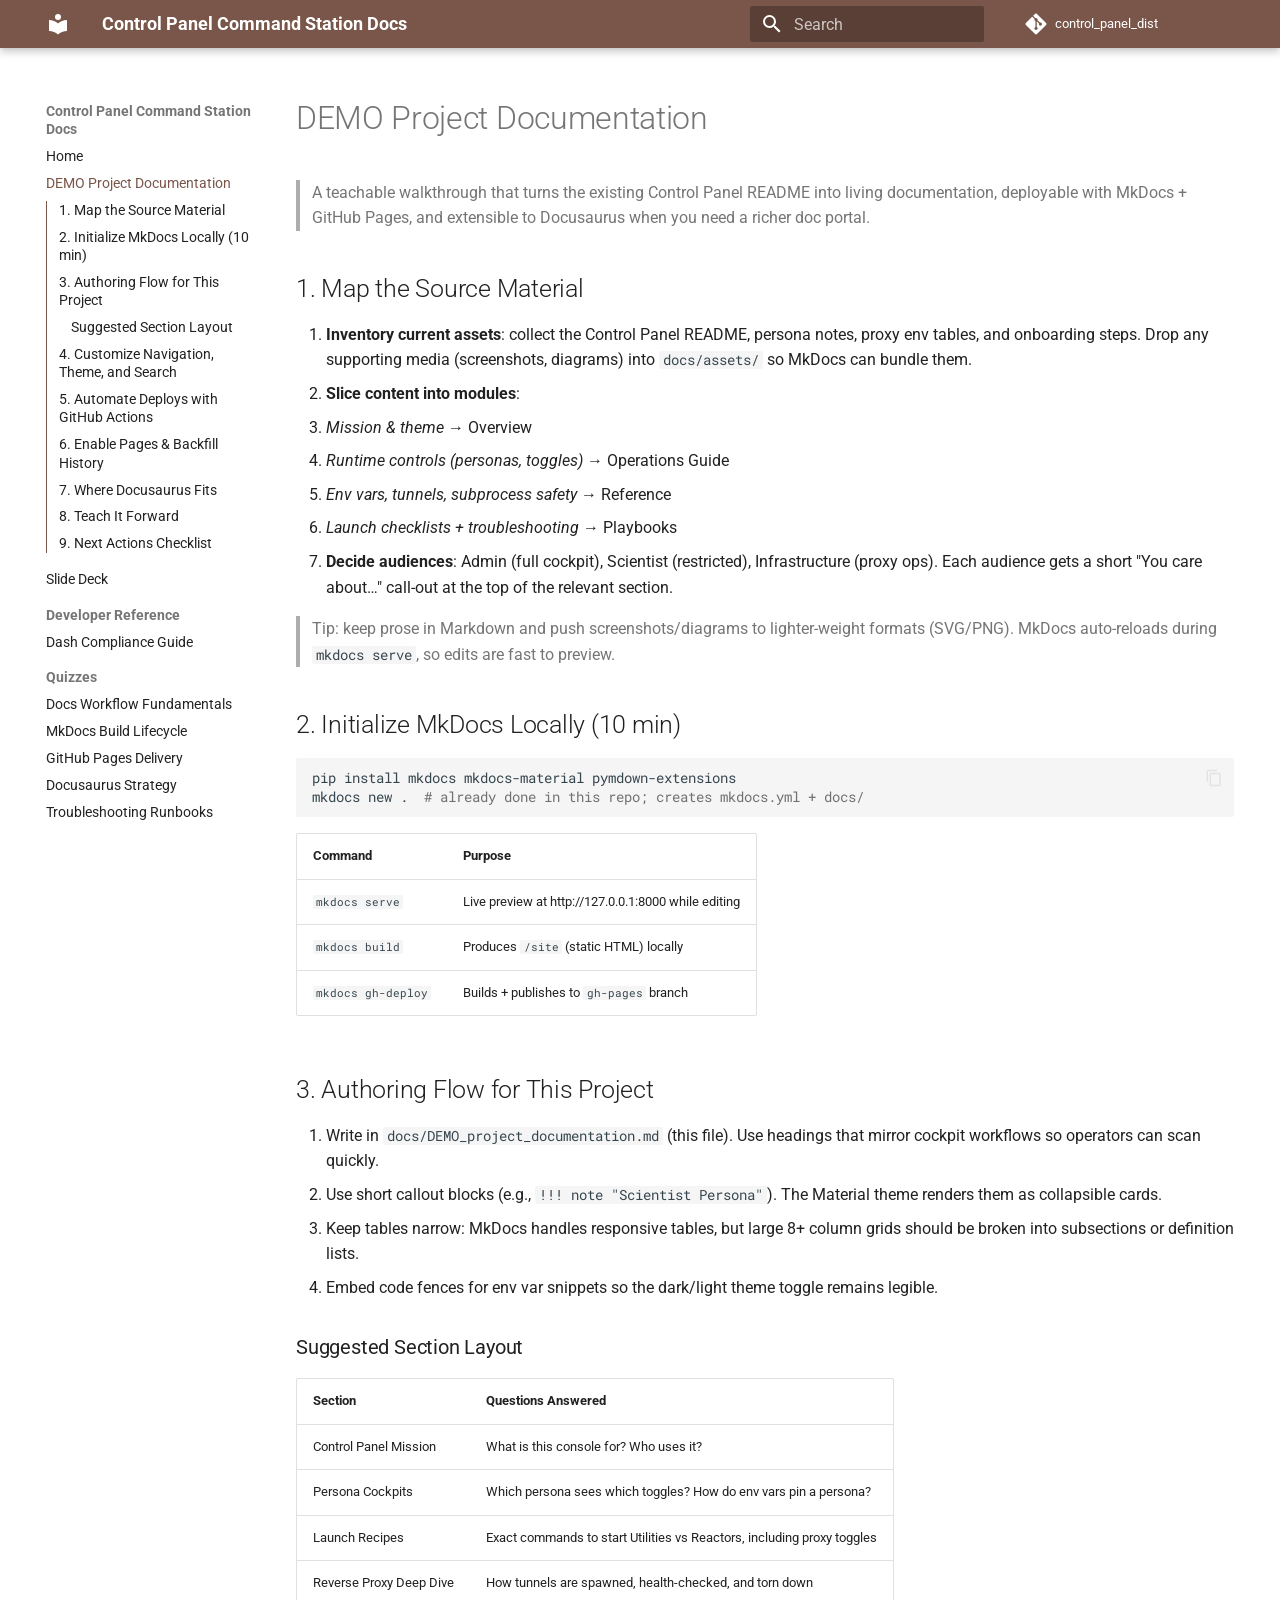
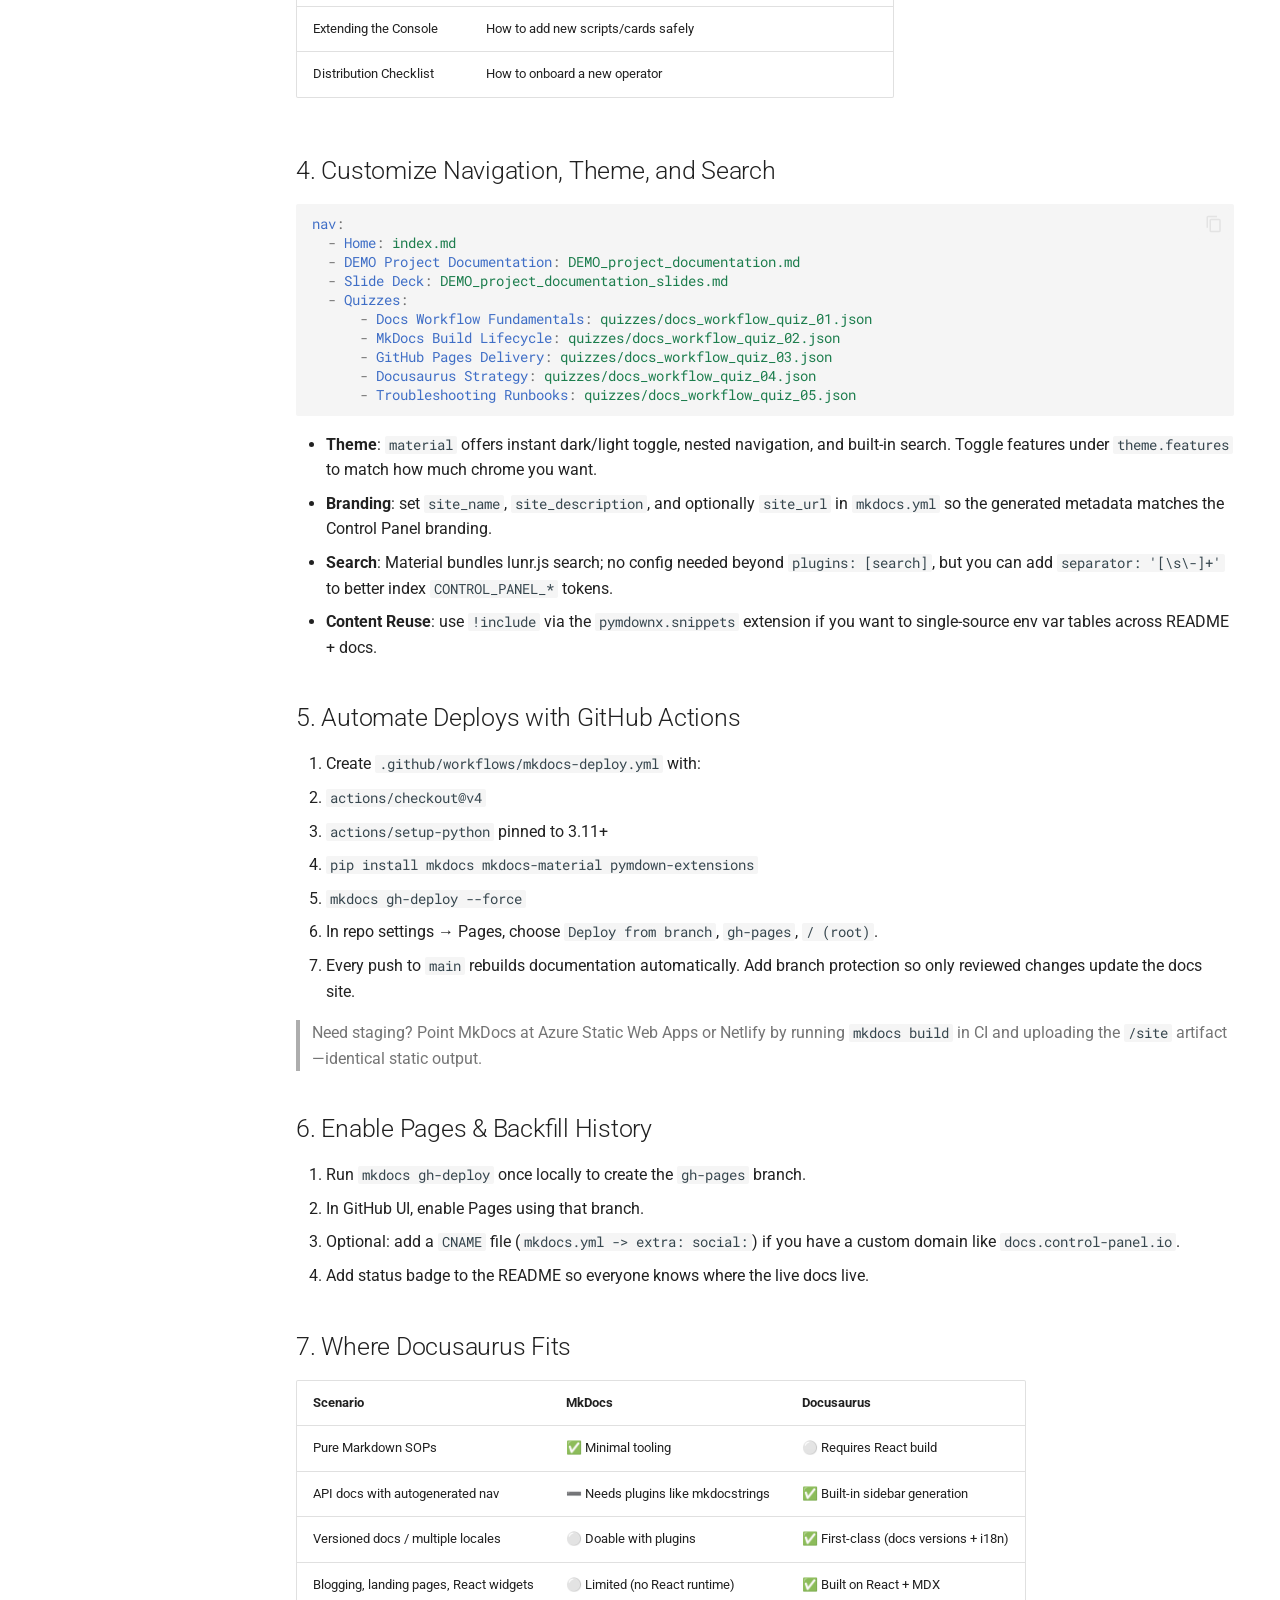
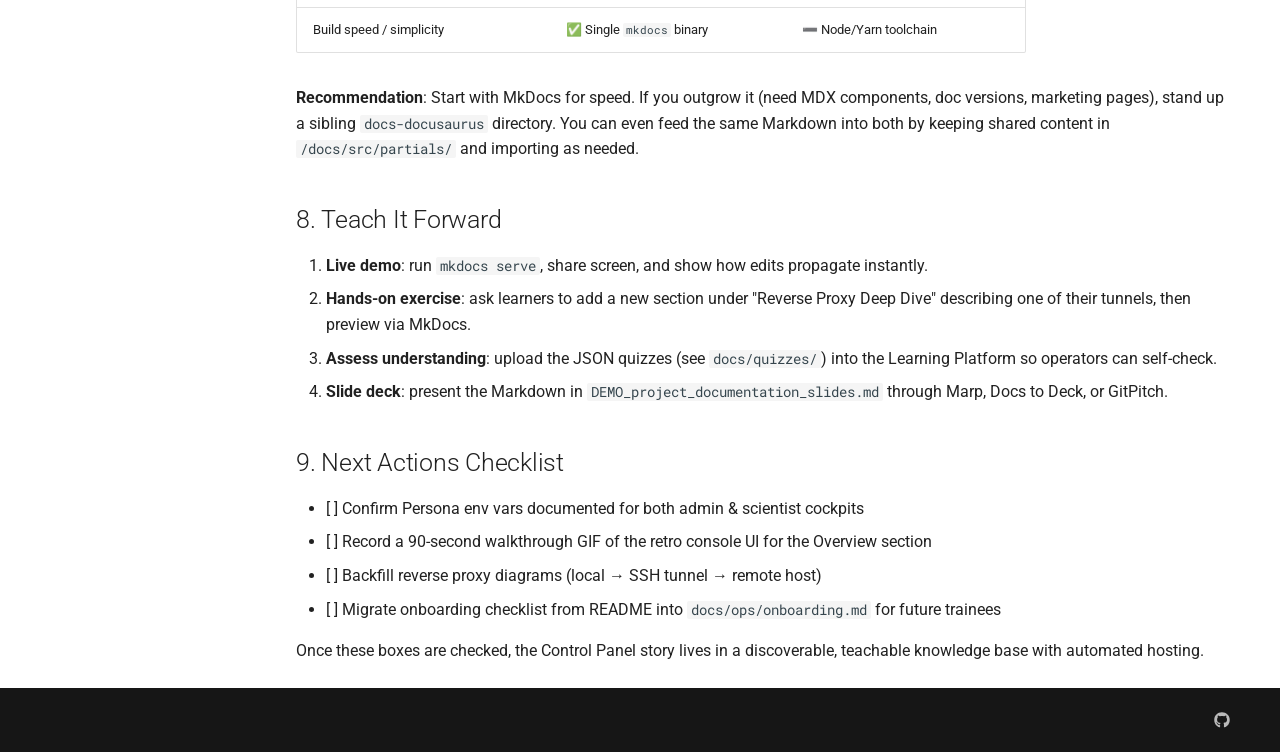
<file: DEMO_project_documentation/index.html>
<!doctype html>
<html lang="en" class="no-js">
  <head>
    
      <meta charset="utf-8">
      <meta name="viewport" content="width=device-width,initial-scale=1">
      
        <meta name="description" content="Teachable documentation for the retro Control Panel command station">
      
      
      
        <link rel="canonical" href="https://gunnarklee.github.io/control_panel_dist/DEMO_project_documentation/">
      
      
        <link rel="prev" href="..">
      
      
        <link rel="next" href="../DEMO_project_documentation_slides/">
      
      
        
      
      
      <link rel="icon" href="../assets/images/favicon.png">
      <meta name="generator" content="mkdocs-1.6.1, mkdocs-material-9.7.6">
    
    
      
        <title>DEMO Project Documentation - Control Panel Command Station Docs</title>
      
    
    
      <link rel="stylesheet" href="../assets/stylesheets/main.484c7ddc.min.css">
      
        
        <link rel="stylesheet" href="../assets/stylesheets/palette.ab4e12ef.min.css">
      
      


    
    
      
    
    
      
        
        
        <link rel="preconnect" href="https://fonts.gstatic.com" crossorigin>
        <link rel="stylesheet" href="https://fonts.googleapis.com/css?family=Roboto:300,300i,400,400i,700,700i%7CRoboto+Mono:400,400i,700,700i&display=fallback">
        <style>:root{--md-text-font:"Roboto";--md-code-font:"Roboto Mono"}</style>
      
    
    
    <script>__md_scope=new URL("..",location),__md_hash=e=>[...e].reduce(((e,_)=>(e<<5)-e+_.charCodeAt(0)),0),__md_get=(e,_=localStorage,t=__md_scope)=>JSON.parse(_.getItem(t.pathname+"."+e)),__md_set=(e,_,t=localStorage,a=__md_scope)=>{try{t.setItem(a.pathname+"."+e,JSON.stringify(_))}catch(e){}}</script>
    
      

    
    
  </head>
  
  
    
    
      
    
    
    
    
    <body dir="ltr" data-md-color-scheme="default" data-md-color-primary="brown" data-md-color-accent="amber">
  
    
    <input class="md-toggle" data-md-toggle="drawer" type="checkbox" id="__drawer" autocomplete="off">
    <input class="md-toggle" data-md-toggle="search" type="checkbox" id="__search" autocomplete="off">
    <label class="md-overlay" for="__drawer"></label>
    <div data-md-component="skip">
      
        
        <a href="#demo-project-documentation" class="md-skip">
          Skip to content
        </a>
      
    </div>
    <div data-md-component="announce">
      
    </div>
    
    
      

  

<header class="md-header md-header--shadow" data-md-component="header">
  <nav class="md-header__inner md-grid" aria-label="Header">
    <a href=".." title="Control Panel Command Station Docs" class="md-header__button md-logo" aria-label="Control Panel Command Station Docs" data-md-component="logo">
      
  
  <svg xmlns="http://www.w3.org/2000/svg" viewBox="0 0 24 24"><path d="M12 8a3 3 0 0 0 3-3 3 3 0 0 0-3-3 3 3 0 0 0-3 3 3 3 0 0 0 3 3m0 3.54C9.64 9.35 6.5 8 3 8v11c3.5 0 6.64 1.35 9 3.54 2.36-2.19 5.5-3.54 9-3.54V8c-3.5 0-6.64 1.35-9 3.54"/></svg>

    </a>
    <label class="md-header__button md-icon" for="__drawer">
      
      <svg xmlns="http://www.w3.org/2000/svg" viewBox="0 0 24 24"><path d="M3 6h18v2H3zm0 5h18v2H3zm0 5h18v2H3z"/></svg>
    </label>
    <div class="md-header__title" data-md-component="header-title">
      <div class="md-header__ellipsis">
        <div class="md-header__topic">
          <span class="md-ellipsis">
            Control Panel Command Station Docs
          </span>
        </div>
        <div class="md-header__topic" data-md-component="header-topic">
          <span class="md-ellipsis">
            
              DEMO Project Documentation
            
          </span>
        </div>
      </div>
    </div>
    
      
        <form class="md-header__option" data-md-component="palette">
  
    
    
    
    <input class="md-option" data-md-color-media="" data-md-color-scheme="default" data-md-color-primary="brown" data-md-color-accent="amber"  aria-hidden="true"  type="radio" name="__palette" id="__palette_0">
    
  
    
    
    
    <input class="md-option" data-md-color-media="" data-md-color-scheme="slate" data-md-color-primary="brown" data-md-color-accent="lime"  aria-hidden="true"  type="radio" name="__palette" id="__palette_1">
    
  
</form>
      
    
    
      <script>var palette=__md_get("__palette");if(palette&&palette.color){if("(prefers-color-scheme)"===palette.color.media){var media=matchMedia("(prefers-color-scheme: light)"),input=document.querySelector(media.matches?"[data-md-color-media='(prefers-color-scheme: light)']":"[data-md-color-media='(prefers-color-scheme: dark)']");palette.color.media=input.getAttribute("data-md-color-media"),palette.color.scheme=input.getAttribute("data-md-color-scheme"),palette.color.primary=input.getAttribute("data-md-color-primary"),palette.color.accent=input.getAttribute("data-md-color-accent")}for(var[key,value]of Object.entries(palette.color))document.body.setAttribute("data-md-color-"+key,value)}</script>
    
    
    
      
      
        <label class="md-header__button md-icon" for="__search">
          
          <svg xmlns="http://www.w3.org/2000/svg" viewBox="0 0 24 24"><path d="M9.5 3A6.5 6.5 0 0 1 16 9.5c0 1.61-.59 3.09-1.56 4.23l.27.27h.79l5 5-1.5 1.5-5-5v-.79l-.27-.27A6.52 6.52 0 0 1 9.5 16 6.5 6.5 0 0 1 3 9.5 6.5 6.5 0 0 1 9.5 3m0 2C7 5 5 7 5 9.5S7 14 9.5 14 14 12 14 9.5 12 5 9.5 5"/></svg>
        </label>
        <div class="md-search" data-md-component="search" role="dialog">
  <label class="md-search__overlay" for="__search"></label>
  <div class="md-search__inner" role="search">
    <form class="md-search__form" name="search">
      <input type="text" class="md-search__input" name="query" aria-label="Search" placeholder="Search" autocapitalize="off" autocorrect="off" autocomplete="off" spellcheck="false" data-md-component="search-query" required>
      <label class="md-search__icon md-icon" for="__search">
        
        <svg xmlns="http://www.w3.org/2000/svg" viewBox="0 0 24 24"><path d="M9.5 3A6.5 6.5 0 0 1 16 9.5c0 1.61-.59 3.09-1.56 4.23l.27.27h.79l5 5-1.5 1.5-5-5v-.79l-.27-.27A6.52 6.52 0 0 1 9.5 16 6.5 6.5 0 0 1 3 9.5 6.5 6.5 0 0 1 9.5 3m0 2C7 5 5 7 5 9.5S7 14 9.5 14 14 12 14 9.5 12 5 9.5 5"/></svg>
        
        <svg xmlns="http://www.w3.org/2000/svg" viewBox="0 0 24 24"><path d="M20 11v2H8l5.5 5.5-1.42 1.42L4.16 12l7.92-7.92L13.5 5.5 8 11z"/></svg>
      </label>
      <nav class="md-search__options" aria-label="Search">
        
        <button type="reset" class="md-search__icon md-icon" title="Clear" aria-label="Clear" tabindex="-1">
          
          <svg xmlns="http://www.w3.org/2000/svg" viewBox="0 0 24 24"><path d="M19 6.41 17.59 5 12 10.59 6.41 5 5 6.41 10.59 12 5 17.59 6.41 19 12 13.41 17.59 19 19 17.59 13.41 12z"/></svg>
        </button>
      </nav>
      
        <div class="md-search__suggest" data-md-component="search-suggest"></div>
      
    </form>
    <div class="md-search__output">
      <div class="md-search__scrollwrap" tabindex="0" data-md-scrollfix>
        <div class="md-search-result" data-md-component="search-result">
          <div class="md-search-result__meta">
            Initializing search
          </div>
          <ol class="md-search-result__list" role="presentation"></ol>
        </div>
      </div>
    </div>
  </div>
</div>
      
    
    
      <div class="md-header__source">
        <a href="https://github.com/gunnarklee/control_panel_dist" title="Go to repository" class="md-source" data-md-component="source">
  <div class="md-source__icon md-icon">
    
    <svg xmlns="http://www.w3.org/2000/svg" viewBox="0 0 448 512"><!--! Font Awesome Free 7.1.0 by @fontawesome - https://fontawesome.com License - https://fontawesome.com/license/free (Icons: CC BY 4.0, Fonts: SIL OFL 1.1, Code: MIT License) Copyright 2025 Fonticons, Inc.--><path d="M439.6 236.1 244 40.5c-5.4-5.5-12.8-8.5-20.4-8.5s-15 3-20.4 8.4L162.5 81l51.5 51.5c27.1-9.1 52.7 16.8 43.4 43.7l49.7 49.7c34.2-11.8 61.2 31 35.5 56.7-26.5 26.5-70.2-2.9-56-37.3L240.3 199v121.9c25.3 12.5 22.3 41.8 9.1 55-6.4 6.4-15.2 10.1-24.3 10.1s-17.8-3.6-24.3-10.1c-17.6-17.6-11.1-46.9 11.2-56v-123c-20.8-8.5-24.6-30.7-18.6-45L142.6 101 8.5 235.1C3 240.6 0 247.9 0 255.5s3 15 8.5 20.4l195.6 195.7c5.4 5.4 12.7 8.4 20.4 8.4s15-3 20.4-8.4l194.7-194.7c5.4-5.4 8.4-12.8 8.4-20.4s-3-15-8.4-20.4"/></svg>
  </div>
  <div class="md-source__repository">
    control_panel_dist
  </div>
</a>
      </div>
    
  </nav>
  
</header>
    
    <div class="md-container" data-md-component="container">
      
      
        
          
        
      
      <main class="md-main" data-md-component="main">
        <div class="md-main__inner md-grid">
          
            
              
              <div class="md-sidebar md-sidebar--primary" data-md-component="sidebar" data-md-type="navigation" >
                <div class="md-sidebar__scrollwrap">
                  <div class="md-sidebar__inner">
                    



  

<nav class="md-nav md-nav--primary md-nav--integrated" aria-label="Navigation" data-md-level="0">
  <label class="md-nav__title" for="__drawer">
    <a href=".." title="Control Panel Command Station Docs" class="md-nav__button md-logo" aria-label="Control Panel Command Station Docs" data-md-component="logo">
      
  
  <svg xmlns="http://www.w3.org/2000/svg" viewBox="0 0 24 24"><path d="M12 8a3 3 0 0 0 3-3 3 3 0 0 0-3-3 3 3 0 0 0-3 3 3 3 0 0 0 3 3m0 3.54C9.64 9.35 6.5 8 3 8v11c3.5 0 6.64 1.35 9 3.54 2.36-2.19 5.5-3.54 9-3.54V8c-3.5 0-6.64 1.35-9 3.54"/></svg>

    </a>
    Control Panel Command Station Docs
  </label>
  
    <div class="md-nav__source">
      <a href="https://github.com/gunnarklee/control_panel_dist" title="Go to repository" class="md-source" data-md-component="source">
  <div class="md-source__icon md-icon">
    
    <svg xmlns="http://www.w3.org/2000/svg" viewBox="0 0 448 512"><!--! Font Awesome Free 7.1.0 by @fontawesome - https://fontawesome.com License - https://fontawesome.com/license/free (Icons: CC BY 4.0, Fonts: SIL OFL 1.1, Code: MIT License) Copyright 2025 Fonticons, Inc.--><path d="M439.6 236.1 244 40.5c-5.4-5.5-12.8-8.5-20.4-8.5s-15 3-20.4 8.4L162.5 81l51.5 51.5c27.1-9.1 52.7 16.8 43.4 43.7l49.7 49.7c34.2-11.8 61.2 31 35.5 56.7-26.5 26.5-70.2-2.9-56-37.3L240.3 199v121.9c25.3 12.5 22.3 41.8 9.1 55-6.4 6.4-15.2 10.1-24.3 10.1s-17.8-3.6-24.3-10.1c-17.6-17.6-11.1-46.9 11.2-56v-123c-20.8-8.5-24.6-30.7-18.6-45L142.6 101 8.5 235.1C3 240.6 0 247.9 0 255.5s3 15 8.5 20.4l195.6 195.7c5.4 5.4 12.7 8.4 20.4 8.4s15-3 20.4-8.4l194.7-194.7c5.4-5.4 8.4-12.8 8.4-20.4s-3-15-8.4-20.4"/></svg>
  </div>
  <div class="md-source__repository">
    control_panel_dist
  </div>
</a>
    </div>
  
  <ul class="md-nav__list" data-md-scrollfix>
    
      
      
  
  
  
  
    <li class="md-nav__item">
      <a href=".." class="md-nav__link">
        
  
  
  <span class="md-ellipsis">
    
  
    Home
  

    
  </span>
  
  

      </a>
    </li>
  

    
      
      
  
  
    
  
  
  
    <li class="md-nav__item md-nav__item--active">
      
      <input class="md-nav__toggle md-toggle" type="checkbox" id="__toc">
      
      
        
      
      
        <label class="md-nav__link md-nav__link--active" for="__toc">
          
  
  
  <span class="md-ellipsis">
    
  
    DEMO Project Documentation
  

    
  </span>
  
  

          <span class="md-nav__icon md-icon"></span>
        </label>
      
      <a href="./" class="md-nav__link md-nav__link--active">
        
  
  
  <span class="md-ellipsis">
    
  
    DEMO Project Documentation
  

    
  </span>
  
  

      </a>
      
        

<nav class="md-nav md-nav--secondary" aria-label="Table of contents">
  
  
  
    
  
  
    <label class="md-nav__title" for="__toc">
      <span class="md-nav__icon md-icon"></span>
      Table of contents
    </label>
    <ul class="md-nav__list" data-md-component="toc" data-md-scrollfix>
      
        <li class="md-nav__item">
  <a href="#1-map-the-source-material" class="md-nav__link">
    <span class="md-ellipsis">
      
        1. Map the Source Material
      
    </span>
  </a>
  
</li>
      
        <li class="md-nav__item">
  <a href="#2-initialize-mkdocs-locally-10-min" class="md-nav__link">
    <span class="md-ellipsis">
      
        2. Initialize MkDocs Locally (10 min)
      
    </span>
  </a>
  
</li>
      
        <li class="md-nav__item">
  <a href="#3-authoring-flow-for-this-project" class="md-nav__link">
    <span class="md-ellipsis">
      
        3. Authoring Flow for This Project
      
    </span>
  </a>
  
    <nav class="md-nav" aria-label="3. Authoring Flow for This Project">
      <ul class="md-nav__list">
        
          <li class="md-nav__item">
  <a href="#suggested-section-layout" class="md-nav__link">
    <span class="md-ellipsis">
      
        Suggested Section Layout
      
    </span>
  </a>
  
</li>
        
      </ul>
    </nav>
  
</li>
      
        <li class="md-nav__item">
  <a href="#4-customize-navigation-theme-and-search" class="md-nav__link">
    <span class="md-ellipsis">
      
        4. Customize Navigation, Theme, and Search
      
    </span>
  </a>
  
</li>
      
        <li class="md-nav__item">
  <a href="#5-automate-deploys-with-github-actions" class="md-nav__link">
    <span class="md-ellipsis">
      
        5. Automate Deploys with GitHub Actions
      
    </span>
  </a>
  
</li>
      
        <li class="md-nav__item">
  <a href="#6-enable-pages-backfill-history" class="md-nav__link">
    <span class="md-ellipsis">
      
        6. Enable Pages &amp; Backfill History
      
    </span>
  </a>
  
</li>
      
        <li class="md-nav__item">
  <a href="#7-where-docusaurus-fits" class="md-nav__link">
    <span class="md-ellipsis">
      
        7. Where Docusaurus Fits
      
    </span>
  </a>
  
</li>
      
        <li class="md-nav__item">
  <a href="#8-teach-it-forward" class="md-nav__link">
    <span class="md-ellipsis">
      
        8. Teach It Forward
      
    </span>
  </a>
  
</li>
      
        <li class="md-nav__item">
  <a href="#9-next-actions-checklist" class="md-nav__link">
    <span class="md-ellipsis">
      
        9. Next Actions Checklist
      
    </span>
  </a>
  
</li>
      
    </ul>
  
</nav>
      
    </li>
  

    
      
      
  
  
  
  
    <li class="md-nav__item">
      <a href="../DEMO_project_documentation_slides/" class="md-nav__link">
        
  
  
  <span class="md-ellipsis">
    
  
    Slide Deck
  

    
  </span>
  
  

      </a>
    </li>
  

    
      
      
  
  
  
  
    
    
    
    
      
        
        
      
    
    
    <li class="md-nav__item md-nav__item--section md-nav__item--nested">
      
        
        
          
        
        <input class="md-nav__toggle md-toggle md-toggle--indeterminate" type="checkbox" id="__nav_4" >
        
          
          <label class="md-nav__link" for="__nav_4" id="__nav_4_label" tabindex="">
            
  
  
  <span class="md-ellipsis">
    
  
    Developer Reference
  

    
  </span>
  
  

            <span class="md-nav__icon md-icon"></span>
          </label>
        
        <nav class="md-nav" data-md-level="1" aria-labelledby="__nav_4_label" aria-expanded="false">
          <label class="md-nav__title" for="__nav_4">
            <span class="md-nav__icon md-icon"></span>
            
  
    Developer Reference
  

          </label>
          <ul class="md-nav__list" data-md-scrollfix>
            
              
                
  
  
  
  
    <li class="md-nav__item">
      <a href="../dash_compliance/" class="md-nav__link">
        
  
  
  <span class="md-ellipsis">
    
  
    Dash Compliance Guide
  

    
  </span>
  
  

      </a>
    </li>
  

              
            
          </ul>
        </nav>
      
    </li>
  

    
      
      
  
  
  
  
    
    
    
    
      
        
        
      
    
    
    <li class="md-nav__item md-nav__item--section md-nav__item--nested">
      
        
        
          
        
        <input class="md-nav__toggle md-toggle md-toggle--indeterminate" type="checkbox" id="__nav_5" >
        
          
          <label class="md-nav__link" for="__nav_5" id="__nav_5_label" tabindex="">
            
  
  
  <span class="md-ellipsis">
    
  
    Quizzes
  

    
  </span>
  
  

            <span class="md-nav__icon md-icon"></span>
          </label>
        
        <nav class="md-nav" data-md-level="1" aria-labelledby="__nav_5_label" aria-expanded="false">
          <label class="md-nav__title" for="__nav_5">
            <span class="md-nav__icon md-icon"></span>
            
  
    Quizzes
  

          </label>
          <ul class="md-nav__list" data-md-scrollfix>
            
              
                
  
  
  
  
    <li class="md-nav__item">
      <a href="../quizzes/docs_workflow_quiz_01.json" class="md-nav__link">
        
  
  
  <span class="md-ellipsis">
    
  
    Docs Workflow Fundamentals
  

    
  </span>
  
  

      </a>
    </li>
  

              
            
              
                
  
  
  
  
    <li class="md-nav__item">
      <a href="../quizzes/docs_workflow_quiz_02.json" class="md-nav__link">
        
  
  
  <span class="md-ellipsis">
    
  
    MkDocs Build Lifecycle
  

    
  </span>
  
  

      </a>
    </li>
  

              
            
              
                
  
  
  
  
    <li class="md-nav__item">
      <a href="../quizzes/docs_workflow_quiz_03.json" class="md-nav__link">
        
  
  
  <span class="md-ellipsis">
    
  
    GitHub Pages Delivery
  

    
  </span>
  
  

      </a>
    </li>
  

              
            
              
                
  
  
  
  
    <li class="md-nav__item">
      <a href="../quizzes/docs_workflow_quiz_04.json" class="md-nav__link">
        
  
  
  <span class="md-ellipsis">
    
  
    Docusaurus Strategy
  

    
  </span>
  
  

      </a>
    </li>
  

              
            
              
                
  
  
  
  
    <li class="md-nav__item">
      <a href="../quizzes/docs_workflow_quiz_05.json" class="md-nav__link">
        
  
  
  <span class="md-ellipsis">
    
  
    Troubleshooting Runbooks
  

    
  </span>
  
  

      </a>
    </li>
  

              
            
          </ul>
        </nav>
      
    </li>
  

    
  </ul>
</nav>
                  </div>
                </div>
              </div>
            
            
          
          
            <div class="md-content" data-md-component="content">
              
              <article class="md-content__inner md-typeset">
                
                  


  
  


<h1 id="demo-project-documentation">DEMO Project Documentation<a class="headerlink" href="#demo-project-documentation" title="Permanent link">&para;</a></h1>
<blockquote>
<p>A teachable walkthrough that turns the existing Control Panel README into living documentation, deployable with MkDocs + GitHub Pages, and extensible to Docusaurus when you need a richer doc portal.</p>
</blockquote>
<h2 id="1-map-the-source-material">1. Map the Source Material<a class="headerlink" href="#1-map-the-source-material" title="Permanent link">&para;</a></h2>
<ol>
<li><strong>Inventory current assets</strong>: collect the Control Panel README, persona notes, proxy env tables, and onboarding steps. Drop any supporting media (screenshots, diagrams) into <code>docs/assets/</code> so MkDocs can bundle them.</li>
<li><strong>Slice content into modules</strong>:</li>
<li><em>Mission &amp; theme</em> → Overview</li>
<li><em>Runtime controls (personas, toggles)</em> → Operations Guide</li>
<li><em>Env vars, tunnels, subprocess safety</em> → Reference</li>
<li><em>Launch checklists + troubleshooting</em> → Playbooks</li>
<li><strong>Decide audiences</strong>: Admin (full cockpit), Scientist (restricted), Infrastructure (proxy ops). Each audience gets a short "You care about…" call-out at the top of the relevant section.</li>
</ol>
<blockquote>
<p>Tip: keep prose in Markdown and push screenshots/diagrams to lighter-weight formats (SVG/PNG). MkDocs auto-reloads during <code>mkdocs serve</code>, so edits are fast to preview.</p>
</blockquote>
<h2 id="2-initialize-mkdocs-locally-10-min">2. Initialize MkDocs Locally (10 min)<a class="headerlink" href="#2-initialize-mkdocs-locally-10-min" title="Permanent link">&para;</a></h2>
<div class="highlight"><pre><span></span><code>pip<span class="w"> </span>install<span class="w"> </span>mkdocs<span class="w"> </span>mkdocs-material<span class="w"> </span>pymdown-extensions
mkdocs<span class="w"> </span>new<span class="w"> </span>.<span class="w">  </span><span class="c1"># already done in this repo; creates mkdocs.yml + docs/</span>
</code></pre></div>
<table>
<thead>
<tr>
<th>Command</th>
<th>Purpose</th>
</tr>
</thead>
<tbody>
<tr>
<td><code>mkdocs serve</code></td>
<td>Live preview at http://127.0.0.1:8000 while editing</td>
</tr>
<tr>
<td><code>mkdocs build</code></td>
<td>Produces <code>/site</code> (static HTML) locally</td>
</tr>
<tr>
<td><code>mkdocs gh-deploy</code></td>
<td>Builds + publishes to <code>gh-pages</code> branch</td>
</tr>
</tbody>
</table>
<h2 id="3-authoring-flow-for-this-project">3. Authoring Flow for This Project<a class="headerlink" href="#3-authoring-flow-for-this-project" title="Permanent link">&para;</a></h2>
<ol>
<li>Write in <code>docs/DEMO_project_documentation.md</code> (this file). Use headings that mirror cockpit workflows so operators can scan quickly.</li>
<li>Use short callout blocks (e.g., <code>!!! note "Scientist Persona"</code>). The Material theme renders them as collapsible cards.</li>
<li>Keep tables narrow: MkDocs handles responsive tables, but large 8+ column grids should be broken into subsections or definition lists.</li>
<li>Embed code fences for env var snippets so the dark/light theme toggle remains legible.</li>
</ol>
<h3 id="suggested-section-layout">Suggested Section Layout<a class="headerlink" href="#suggested-section-layout" title="Permanent link">&para;</a></h3>
<table>
<thead>
<tr>
<th>Section</th>
<th>Questions Answered</th>
</tr>
</thead>
<tbody>
<tr>
<td>Control Panel Mission</td>
<td>What is this console for? Who uses it?</td>
</tr>
<tr>
<td>Persona Cockpits</td>
<td>Which persona sees which toggles? How do env vars pin a persona?</td>
</tr>
<tr>
<td>Launch Recipes</td>
<td>Exact commands to start Utilities vs Reactors, including proxy toggles</td>
</tr>
<tr>
<td>Reverse Proxy Deep Dive</td>
<td>How tunnels are spawned, health-checked, and torn down</td>
</tr>
<tr>
<td>Extending the Console</td>
<td>How to add new scripts/cards safely</td>
</tr>
<tr>
<td>Distribution Checklist</td>
<td>How to onboard a new operator</td>
</tr>
</tbody>
</table>
<h2 id="4-customize-navigation-theme-and-search">4. Customize Navigation, Theme, and Search<a class="headerlink" href="#4-customize-navigation-theme-and-search" title="Permanent link">&para;</a></h2>
<div class="highlight"><pre><span></span><code><span class="nt">nav</span><span class="p">:</span>
<span class="w">  </span><span class="p p-Indicator">-</span><span class="w"> </span><span class="nt">Home</span><span class="p">:</span><span class="w"> </span><span class="l l-Scalar l-Scalar-Plain">index.md</span>
<span class="w">  </span><span class="p p-Indicator">-</span><span class="w"> </span><span class="nt">DEMO Project Documentation</span><span class="p">:</span><span class="w"> </span><span class="l l-Scalar l-Scalar-Plain">DEMO_project_documentation.md</span>
<span class="w">  </span><span class="p p-Indicator">-</span><span class="w"> </span><span class="nt">Slide Deck</span><span class="p">:</span><span class="w"> </span><span class="l l-Scalar l-Scalar-Plain">DEMO_project_documentation_slides.md</span>
<span class="w">  </span><span class="p p-Indicator">-</span><span class="w"> </span><span class="nt">Quizzes</span><span class="p">:</span>
<span class="w">      </span><span class="p p-Indicator">-</span><span class="w"> </span><span class="nt">Docs Workflow Fundamentals</span><span class="p">:</span><span class="w"> </span><span class="l l-Scalar l-Scalar-Plain">quizzes/docs_workflow_quiz_01.json</span>
<span class="w">      </span><span class="p p-Indicator">-</span><span class="w"> </span><span class="nt">MkDocs Build Lifecycle</span><span class="p">:</span><span class="w"> </span><span class="l l-Scalar l-Scalar-Plain">quizzes/docs_workflow_quiz_02.json</span>
<span class="w">      </span><span class="p p-Indicator">-</span><span class="w"> </span><span class="nt">GitHub Pages Delivery</span><span class="p">:</span><span class="w"> </span><span class="l l-Scalar l-Scalar-Plain">quizzes/docs_workflow_quiz_03.json</span>
<span class="w">      </span><span class="p p-Indicator">-</span><span class="w"> </span><span class="nt">Docusaurus Strategy</span><span class="p">:</span><span class="w"> </span><span class="l l-Scalar l-Scalar-Plain">quizzes/docs_workflow_quiz_04.json</span>
<span class="w">      </span><span class="p p-Indicator">-</span><span class="w"> </span><span class="nt">Troubleshooting Runbooks</span><span class="p">:</span><span class="w"> </span><span class="l l-Scalar l-Scalar-Plain">quizzes/docs_workflow_quiz_05.json</span>
</code></pre></div>
<ul>
<li><strong>Theme</strong>: <code>material</code> offers instant dark/light toggle, nested navigation, and built-in search. Toggle features under <code>theme.features</code> to match how much chrome you want.</li>
<li><strong>Branding</strong>: set <code>site_name</code>, <code>site_description</code>, and optionally <code>site_url</code> in <code>mkdocs.yml</code> so the generated metadata matches the Control Panel branding.</li>
<li><strong>Search</strong>: Material bundles lunr.js search; no config needed beyond <code>plugins: [search]</code>, but you can add <code>separator: '[\s\-]+'</code> to better index <code>CONTROL_PANEL_*</code> tokens.</li>
<li><strong>Content Reuse</strong>: use <code>!include</code> via the <code>pymdownx.snippets</code> extension if you want to single-source env var tables across README + docs.</li>
</ul>
<h2 id="5-automate-deploys-with-github-actions">5. Automate Deploys with GitHub Actions<a class="headerlink" href="#5-automate-deploys-with-github-actions" title="Permanent link">&para;</a></h2>
<ol>
<li>Create <code>.github/workflows/mkdocs-deploy.yml</code> with:</li>
<li><code>actions/checkout@v4</code></li>
<li><code>actions/setup-python</code> pinned to 3.11+</li>
<li><code>pip install mkdocs mkdocs-material pymdown-extensions</code></li>
<li><code>mkdocs gh-deploy --force</code></li>
<li>In repo settings → Pages, choose <code>Deploy from branch</code>, <code>gh-pages</code>, <code>/ (root)</code>.</li>
<li>Every push to <code>main</code> rebuilds documentation automatically. Add branch protection so only reviewed changes update the docs site.</li>
</ol>
<blockquote>
<p>Need staging? Point MkDocs at Azure Static Web Apps or Netlify by running <code>mkdocs build</code> in CI and uploading the <code>/site</code> artifact—identical static output.</p>
</blockquote>
<h2 id="6-enable-pages-backfill-history">6. Enable Pages &amp; Backfill History<a class="headerlink" href="#6-enable-pages-backfill-history" title="Permanent link">&para;</a></h2>
<ol>
<li>Run <code>mkdocs gh-deploy</code> once locally to create the <code>gh-pages</code> branch.</li>
<li>In GitHub UI, enable Pages using that branch.</li>
<li>Optional: add a <code>CNAME</code> file (<code>mkdocs.yml -&gt; extra: social:</code>) if you have a custom domain like <code>docs.control-panel.io</code>.</li>
<li>Add status badge to the README so everyone knows where the live docs live.</li>
</ol>
<h2 id="7-where-docusaurus-fits">7. Where Docusaurus Fits<a class="headerlink" href="#7-where-docusaurus-fits" title="Permanent link">&para;</a></h2>
<table>
<thead>
<tr>
<th>Scenario</th>
<th>MkDocs</th>
<th>Docusaurus</th>
</tr>
</thead>
<tbody>
<tr>
<td>Pure Markdown SOPs</td>
<td>✅ Minimal tooling</td>
<td>⚪ Requires React build</td>
</tr>
<tr>
<td>API docs with autogenerated nav</td>
<td>➖ Needs plugins like mkdocstrings</td>
<td>✅ Built-in sidebar generation</td>
</tr>
<tr>
<td>Versioned docs / multiple locales</td>
<td>⚪ Doable with plugins</td>
<td>✅ First-class (docs versions + i18n)</td>
</tr>
<tr>
<td>Blogging, landing pages, React widgets</td>
<td>⚪ Limited (no React runtime)</td>
<td>✅ Built on React + MDX</td>
</tr>
<tr>
<td>Build speed / simplicity</td>
<td>✅ Single <code>mkdocs</code> binary</td>
<td>➖ Node/Yarn toolchain</td>
</tr>
</tbody>
</table>
<p><strong>Recommendation</strong>: Start with MkDocs for speed. If you outgrow it (need MDX components, doc versions, marketing pages), stand up a sibling <code>docs-docusaurus</code> directory. You can even feed the same Markdown into both by keeping shared content in <code>/docs/src/partials/</code> and importing as needed.</p>
<h2 id="8-teach-it-forward">8. Teach It Forward<a class="headerlink" href="#8-teach-it-forward" title="Permanent link">&para;</a></h2>
<ol>
<li><strong>Live demo</strong>: run <code>mkdocs serve</code>, share screen, and show how edits propagate instantly.</li>
<li><strong>Hands-on exercise</strong>: ask learners to add a new section under "Reverse Proxy Deep Dive" describing one of their tunnels, then preview via MkDocs.</li>
<li><strong>Assess understanding</strong>: upload the JSON quizzes (see <code>docs/quizzes/</code>) into the Learning Platform so operators can self-check.</li>
<li><strong>Slide deck</strong>: present the Markdown in <code>DEMO_project_documentation_slides.md</code> through Marp, Docs to Deck, or GitPitch.</li>
</ol>
<h2 id="9-next-actions-checklist">9. Next Actions Checklist<a class="headerlink" href="#9-next-actions-checklist" title="Permanent link">&para;</a></h2>
<ul>
<li>[ ] Confirm Persona env vars documented for both admin &amp; scientist cockpits</li>
<li>[ ] Record a 90-second walkthrough GIF of the retro console UI for the Overview section</li>
<li>[ ] Backfill reverse proxy diagrams (local → SSH tunnel → remote host)</li>
<li>[ ] Migrate onboarding checklist from README into <code>docs/ops/onboarding.md</code> for future trainees</li>
</ul>
<p>Once these boxes are checked, the Control Panel story lives in a discoverable, teachable knowledge base with automated hosting.</p>












                
              </article>
            </div>
          
          
<script>var target=document.getElementById(location.hash.slice(1));target&&target.name&&(target.checked=target.name.startsWith("__tabbed_"))</script>
        </div>
        
          <button type="button" class="md-top md-icon" data-md-component="top" hidden>
  
  <svg xmlns="http://www.w3.org/2000/svg" viewBox="0 0 24 24"><path d="M13 20h-2V8l-5.5 5.5-1.42-1.42L12 4.16l7.92 7.92-1.42 1.42L13 8z"/></svg>
  Back to top
</button>
        
      </main>
      
        <footer class="md-footer">
  
  <div class="md-footer-meta md-typeset">
    <div class="md-footer-meta__inner md-grid">
      <div class="md-copyright">
  
  
</div>
      
        
<div class="md-social">
  
    
    
    
    
      
      
    
    <a href="https://github.com/gunnarklee/control_panel_dist" target="_blank" rel="noopener" title="github.com" class="md-social__link">
      <svg xmlns="http://www.w3.org/2000/svg" viewBox="0 0 512 512"><!--! Font Awesome Free 7.1.0 by @fontawesome - https://fontawesome.com License - https://fontawesome.com/license/free (Icons: CC BY 4.0, Fonts: SIL OFL 1.1, Code: MIT License) Copyright 2025 Fonticons, Inc.--><path d="M173.9 397.4c0 2-2.3 3.6-5.2 3.6-3.3.3-5.6-1.3-5.6-3.6 0-2 2.3-3.6 5.2-3.6 3-.3 5.6 1.3 5.6 3.6m-31.1-4.5c-.7 2 1.3 4.3 4.3 4.9 2.6 1 5.6 0 6.2-2s-1.3-4.3-4.3-5.2c-2.6-.7-5.5.3-6.2 2.3m44.2-1.7c-2.9.7-4.9 2.6-4.6 4.9.3 2 2.9 3.3 5.9 2.6 2.9-.7 4.9-2.6 4.6-4.6-.3-1.9-3-3.2-5.9-2.9M252.8 8C114.1 8 8 113.3 8 252c0 110.9 69.8 205.8 169.5 239.2 12.8 2.3 17.3-5.6 17.3-12.1 0-6.2-.3-40.4-.3-61.4 0 0-70 15-84.7-29.8 0 0-11.4-29.1-27.8-36.6 0 0-22.9-15.7 1.6-15.4 0 0 24.9 2 38.6 25.8 21.9 38.6 58.6 27.5 72.9 20.9 2.3-16 8.8-27.1 16-33.7-55.9-6.2-112.3-14.3-112.3-110.5 0-27.5 7.6-41.3 23.6-58.9-2.6-6.5-11.1-33.3 2.6-67.9 20.9-6.5 69 27 69 27 20-5.6 41.5-8.5 62.8-8.5s42.8 2.9 62.8 8.5c0 0 48.1-33.6 69-27 13.7 34.7 5.2 61.4 2.6 67.9 16 17.7 25.8 31.5 25.8 58.9 0 96.5-58.9 104.2-114.8 110.5 9.2 7.9 17 22.9 17 46.4 0 33.7-.3 75.4-.3 83.6 0 6.5 4.6 14.4 17.3 12.1C436.2 457.8 504 362.9 504 252 504 113.3 391.5 8 252.8 8M105.2 352.9c-1.3 1-1 3.3.7 5.2 1.6 1.6 3.9 2.3 5.2 1 1.3-1 1-3.3-.7-5.2-1.6-1.6-3.9-2.3-5.2-1m-10.8-8.1c-.7 1.3.3 2.9 2.3 3.9 1.6 1 3.6.7 4.3-.7.7-1.3-.3-2.9-2.3-3.9-2-.6-3.6-.3-4.3.7m32.4 35.6c-1.6 1.3-1 4.3 1.3 6.2 2.3 2.3 5.2 2.6 6.5 1 1.3-1.3.7-4.3-1.3-6.2-2.2-2.3-5.2-2.6-6.5-1m-11.4-14.7c-1.6 1-1.6 3.6 0 5.9s4.3 3.3 5.6 2.3c1.6-1.3 1.6-3.9 0-6.2-1.4-2.3-4-3.3-5.6-2"/></svg>
    </a>
  
</div>
      
    </div>
  </div>
</footer>
      
    </div>
    <div class="md-dialog" data-md-component="dialog">
      <div class="md-dialog__inner md-typeset"></div>
    </div>
    
    
    
      
      
      <script id="__config" type="application/json">{"annotate": null, "base": "..", "features": ["navigation.top", "navigation.expand", "navigation.sections", "navigation.tracking", "toc.integrate", "content.code.copy", "search.highlight", "search.suggest"], "search": "../assets/javascripts/workers/search.2c215733.min.js", "tags": null, "translations": {"clipboard.copied": "Copied to clipboard", "clipboard.copy": "Copy to clipboard", "search.result.more.one": "1 more on this page", "search.result.more.other": "# more on this page", "search.result.none": "No matching documents", "search.result.one": "1 matching document", "search.result.other": "# matching documents", "search.result.placeholder": "Type to start searching", "search.result.term.missing": "Missing", "select.version": "Select version"}, "version": null}</script>
    
    
      <script src="../assets/javascripts/bundle.79ae519e.min.js"></script>
      
    
  </body>
</html>
</file>
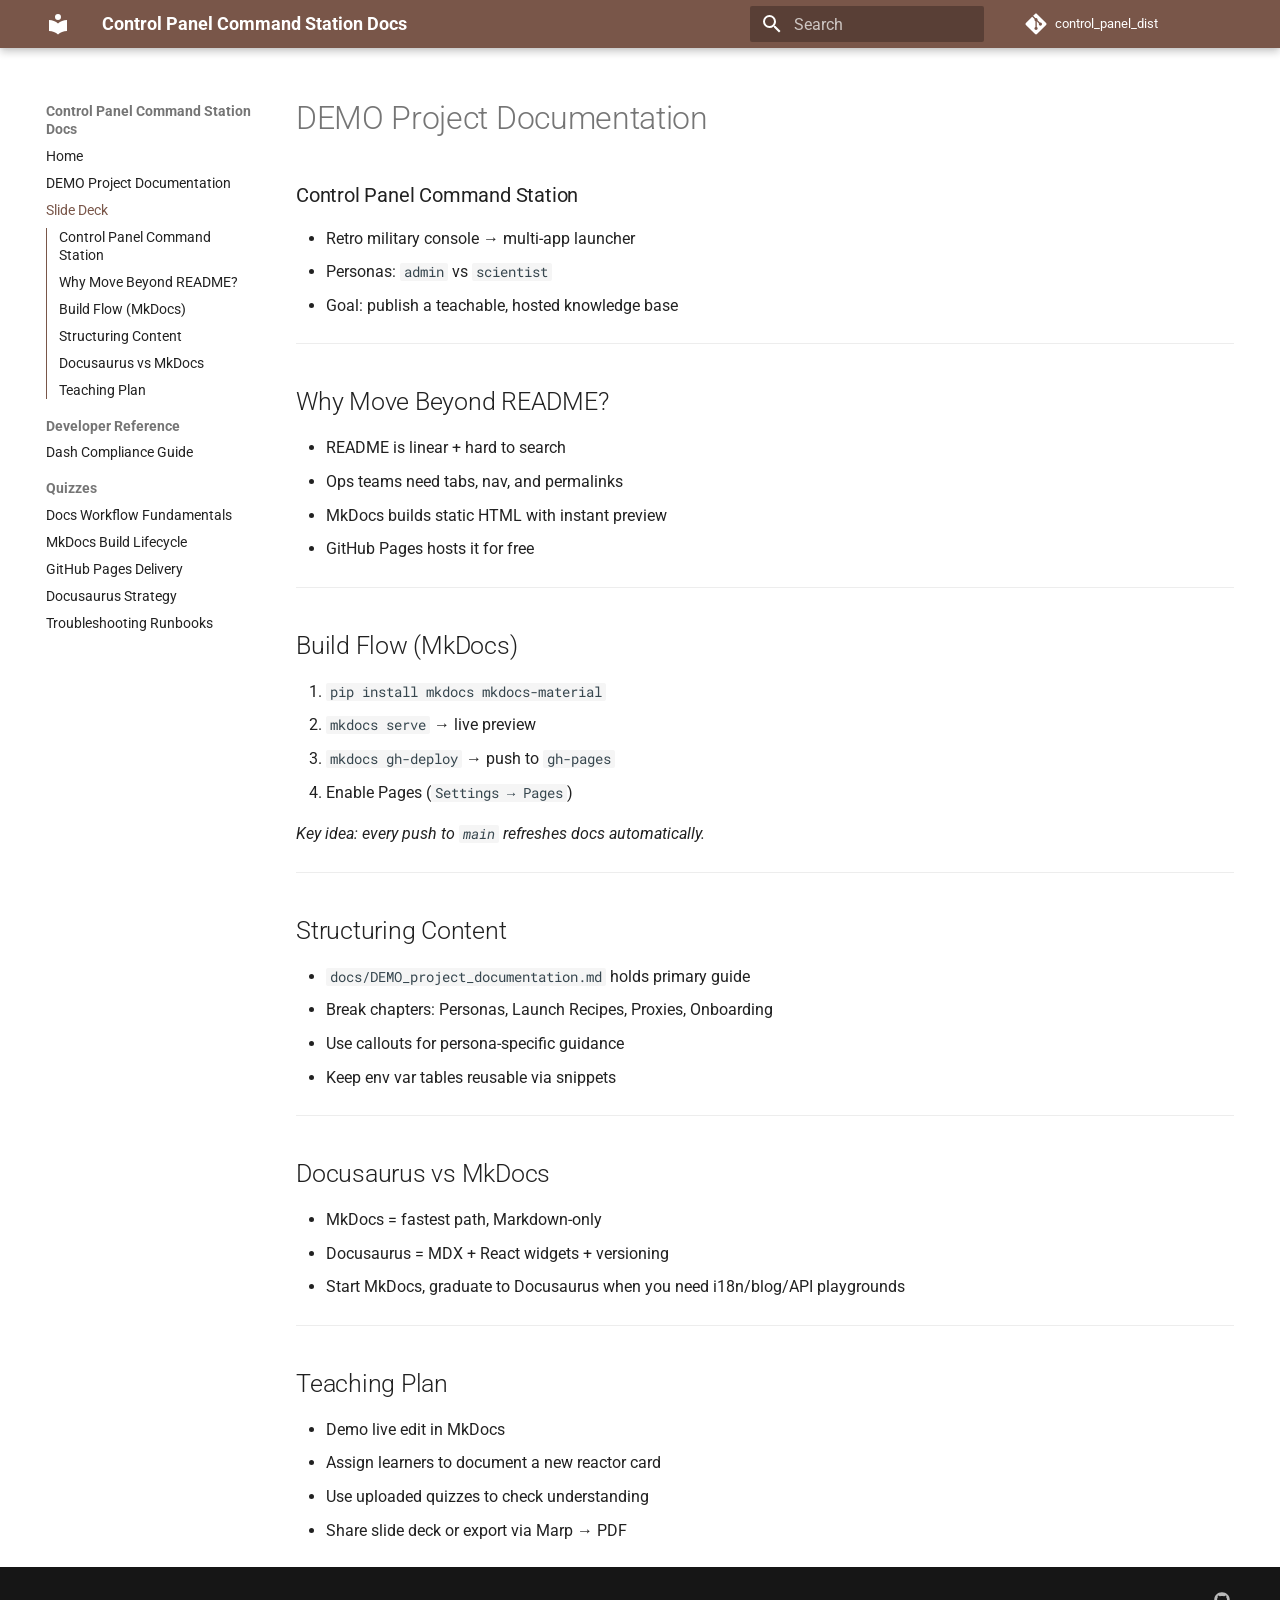
<file: DEMO_project_documentation_slides/index.html>
<!doctype html>
<html lang="en" class="no-js">
  <head>
    
      <meta charset="utf-8">
      <meta name="viewport" content="width=device-width,initial-scale=1">
      
        <meta name="description" content="Teachable documentation for the retro Control Panel command station">
      
      
      
        <link rel="canonical" href="https://gunnarklee.github.io/control_panel_dist/DEMO_project_documentation_slides/">
      
      
        <link rel="prev" href="../DEMO_project_documentation/">
      
      
        <link rel="next" href="../dash_compliance/">
      
      
        
      
      
      <link rel="icon" href="../assets/images/favicon.png">
      <meta name="generator" content="mkdocs-1.6.1, mkdocs-material-9.7.6">
    
    
      
        <title>Slide Deck - Control Panel Command Station Docs</title>
      
    
    
      <link rel="stylesheet" href="../assets/stylesheets/main.484c7ddc.min.css">
      
        
        <link rel="stylesheet" href="../assets/stylesheets/palette.ab4e12ef.min.css">
      
      


    
    
      
    
    
      
        
        
        <link rel="preconnect" href="https://fonts.gstatic.com" crossorigin>
        <link rel="stylesheet" href="https://fonts.googleapis.com/css?family=Roboto:300,300i,400,400i,700,700i%7CRoboto+Mono:400,400i,700,700i&display=fallback">
        <style>:root{--md-text-font:"Roboto";--md-code-font:"Roboto Mono"}</style>
      
    
    
    <script>__md_scope=new URL("..",location),__md_hash=e=>[...e].reduce(((e,_)=>(e<<5)-e+_.charCodeAt(0)),0),__md_get=(e,_=localStorage,t=__md_scope)=>JSON.parse(_.getItem(t.pathname+"."+e)),__md_set=(e,_,t=localStorage,a=__md_scope)=>{try{t.setItem(a.pathname+"."+e,JSON.stringify(_))}catch(e){}}</script>
    
      

    
    
  </head>
  
  
    
    
      
    
    
    
    
    <body dir="ltr" data-md-color-scheme="default" data-md-color-primary="brown" data-md-color-accent="amber">
  
    
    <input class="md-toggle" data-md-toggle="drawer" type="checkbox" id="__drawer" autocomplete="off">
    <input class="md-toggle" data-md-toggle="search" type="checkbox" id="__search" autocomplete="off">
    <label class="md-overlay" for="__drawer"></label>
    <div data-md-component="skip">
      
        
        <a href="#demo-project-documentation" class="md-skip">
          Skip to content
        </a>
      
    </div>
    <div data-md-component="announce">
      
    </div>
    
    
      

  

<header class="md-header md-header--shadow" data-md-component="header">
  <nav class="md-header__inner md-grid" aria-label="Header">
    <a href=".." title="Control Panel Command Station Docs" class="md-header__button md-logo" aria-label="Control Panel Command Station Docs" data-md-component="logo">
      
  
  <svg xmlns="http://www.w3.org/2000/svg" viewBox="0 0 24 24"><path d="M12 8a3 3 0 0 0 3-3 3 3 0 0 0-3-3 3 3 0 0 0-3 3 3 3 0 0 0 3 3m0 3.54C9.64 9.35 6.5 8 3 8v11c3.5 0 6.64 1.35 9 3.54 2.36-2.19 5.5-3.54 9-3.54V8c-3.5 0-6.64 1.35-9 3.54"/></svg>

    </a>
    <label class="md-header__button md-icon" for="__drawer">
      
      <svg xmlns="http://www.w3.org/2000/svg" viewBox="0 0 24 24"><path d="M3 6h18v2H3zm0 5h18v2H3zm0 5h18v2H3z"/></svg>
    </label>
    <div class="md-header__title" data-md-component="header-title">
      <div class="md-header__ellipsis">
        <div class="md-header__topic">
          <span class="md-ellipsis">
            Control Panel Command Station Docs
          </span>
        </div>
        <div class="md-header__topic" data-md-component="header-topic">
          <span class="md-ellipsis">
            
              Slide Deck
            
          </span>
        </div>
      </div>
    </div>
    
      
        <form class="md-header__option" data-md-component="palette">
  
    
    
    
    <input class="md-option" data-md-color-media="" data-md-color-scheme="default" data-md-color-primary="brown" data-md-color-accent="amber"  aria-hidden="true"  type="radio" name="__palette" id="__palette_0">
    
  
    
    
    
    <input class="md-option" data-md-color-media="" data-md-color-scheme="slate" data-md-color-primary="brown" data-md-color-accent="lime"  aria-hidden="true"  type="radio" name="__palette" id="__palette_1">
    
  
</form>
      
    
    
      <script>var palette=__md_get("__palette");if(palette&&palette.color){if("(prefers-color-scheme)"===palette.color.media){var media=matchMedia("(prefers-color-scheme: light)"),input=document.querySelector(media.matches?"[data-md-color-media='(prefers-color-scheme: light)']":"[data-md-color-media='(prefers-color-scheme: dark)']");palette.color.media=input.getAttribute("data-md-color-media"),palette.color.scheme=input.getAttribute("data-md-color-scheme"),palette.color.primary=input.getAttribute("data-md-color-primary"),palette.color.accent=input.getAttribute("data-md-color-accent")}for(var[key,value]of Object.entries(palette.color))document.body.setAttribute("data-md-color-"+key,value)}</script>
    
    
    
      
      
        <label class="md-header__button md-icon" for="__search">
          
          <svg xmlns="http://www.w3.org/2000/svg" viewBox="0 0 24 24"><path d="M9.5 3A6.5 6.5 0 0 1 16 9.5c0 1.61-.59 3.09-1.56 4.23l.27.27h.79l5 5-1.5 1.5-5-5v-.79l-.27-.27A6.52 6.52 0 0 1 9.5 16 6.5 6.5 0 0 1 3 9.5 6.5 6.5 0 0 1 9.5 3m0 2C7 5 5 7 5 9.5S7 14 9.5 14 14 12 14 9.5 12 5 9.5 5"/></svg>
        </label>
        <div class="md-search" data-md-component="search" role="dialog">
  <label class="md-search__overlay" for="__search"></label>
  <div class="md-search__inner" role="search">
    <form class="md-search__form" name="search">
      <input type="text" class="md-search__input" name="query" aria-label="Search" placeholder="Search" autocapitalize="off" autocorrect="off" autocomplete="off" spellcheck="false" data-md-component="search-query" required>
      <label class="md-search__icon md-icon" for="__search">
        
        <svg xmlns="http://www.w3.org/2000/svg" viewBox="0 0 24 24"><path d="M9.5 3A6.5 6.5 0 0 1 16 9.5c0 1.61-.59 3.09-1.56 4.23l.27.27h.79l5 5-1.5 1.5-5-5v-.79l-.27-.27A6.52 6.52 0 0 1 9.5 16 6.5 6.5 0 0 1 3 9.5 6.5 6.5 0 0 1 9.5 3m0 2C7 5 5 7 5 9.5S7 14 9.5 14 14 12 14 9.5 12 5 9.5 5"/></svg>
        
        <svg xmlns="http://www.w3.org/2000/svg" viewBox="0 0 24 24"><path d="M20 11v2H8l5.5 5.5-1.42 1.42L4.16 12l7.92-7.92L13.5 5.5 8 11z"/></svg>
      </label>
      <nav class="md-search__options" aria-label="Search">
        
        <button type="reset" class="md-search__icon md-icon" title="Clear" aria-label="Clear" tabindex="-1">
          
          <svg xmlns="http://www.w3.org/2000/svg" viewBox="0 0 24 24"><path d="M19 6.41 17.59 5 12 10.59 6.41 5 5 6.41 10.59 12 5 17.59 6.41 19 12 13.41 17.59 19 19 17.59 13.41 12z"/></svg>
        </button>
      </nav>
      
        <div class="md-search__suggest" data-md-component="search-suggest"></div>
      
    </form>
    <div class="md-search__output">
      <div class="md-search__scrollwrap" tabindex="0" data-md-scrollfix>
        <div class="md-search-result" data-md-component="search-result">
          <div class="md-search-result__meta">
            Initializing search
          </div>
          <ol class="md-search-result__list" role="presentation"></ol>
        </div>
      </div>
    </div>
  </div>
</div>
      
    
    
      <div class="md-header__source">
        <a href="https://github.com/gunnarklee/control_panel_dist" title="Go to repository" class="md-source" data-md-component="source">
  <div class="md-source__icon md-icon">
    
    <svg xmlns="http://www.w3.org/2000/svg" viewBox="0 0 448 512"><!--! Font Awesome Free 7.1.0 by @fontawesome - https://fontawesome.com License - https://fontawesome.com/license/free (Icons: CC BY 4.0, Fonts: SIL OFL 1.1, Code: MIT License) Copyright 2025 Fonticons, Inc.--><path d="M439.6 236.1 244 40.5c-5.4-5.5-12.8-8.5-20.4-8.5s-15 3-20.4 8.4L162.5 81l51.5 51.5c27.1-9.1 52.7 16.8 43.4 43.7l49.7 49.7c34.2-11.8 61.2 31 35.5 56.7-26.5 26.5-70.2-2.9-56-37.3L240.3 199v121.9c25.3 12.5 22.3 41.8 9.1 55-6.4 6.4-15.2 10.1-24.3 10.1s-17.8-3.6-24.3-10.1c-17.6-17.6-11.1-46.9 11.2-56v-123c-20.8-8.5-24.6-30.7-18.6-45L142.6 101 8.5 235.1C3 240.6 0 247.9 0 255.5s3 15 8.5 20.4l195.6 195.7c5.4 5.4 12.7 8.4 20.4 8.4s15-3 20.4-8.4l194.7-194.7c5.4-5.4 8.4-12.8 8.4-20.4s-3-15-8.4-20.4"/></svg>
  </div>
  <div class="md-source__repository">
    control_panel_dist
  </div>
</a>
      </div>
    
  </nav>
  
</header>
    
    <div class="md-container" data-md-component="container">
      
      
        
          
        
      
      <main class="md-main" data-md-component="main">
        <div class="md-main__inner md-grid">
          
            
              
              <div class="md-sidebar md-sidebar--primary" data-md-component="sidebar" data-md-type="navigation" >
                <div class="md-sidebar__scrollwrap">
                  <div class="md-sidebar__inner">
                    



  

<nav class="md-nav md-nav--primary md-nav--integrated" aria-label="Navigation" data-md-level="0">
  <label class="md-nav__title" for="__drawer">
    <a href=".." title="Control Panel Command Station Docs" class="md-nav__button md-logo" aria-label="Control Panel Command Station Docs" data-md-component="logo">
      
  
  <svg xmlns="http://www.w3.org/2000/svg" viewBox="0 0 24 24"><path d="M12 8a3 3 0 0 0 3-3 3 3 0 0 0-3-3 3 3 0 0 0-3 3 3 3 0 0 0 3 3m0 3.54C9.64 9.35 6.5 8 3 8v11c3.5 0 6.64 1.35 9 3.54 2.36-2.19 5.5-3.54 9-3.54V8c-3.5 0-6.64 1.35-9 3.54"/></svg>

    </a>
    Control Panel Command Station Docs
  </label>
  
    <div class="md-nav__source">
      <a href="https://github.com/gunnarklee/control_panel_dist" title="Go to repository" class="md-source" data-md-component="source">
  <div class="md-source__icon md-icon">
    
    <svg xmlns="http://www.w3.org/2000/svg" viewBox="0 0 448 512"><!--! Font Awesome Free 7.1.0 by @fontawesome - https://fontawesome.com License - https://fontawesome.com/license/free (Icons: CC BY 4.0, Fonts: SIL OFL 1.1, Code: MIT License) Copyright 2025 Fonticons, Inc.--><path d="M439.6 236.1 244 40.5c-5.4-5.5-12.8-8.5-20.4-8.5s-15 3-20.4 8.4L162.5 81l51.5 51.5c27.1-9.1 52.7 16.8 43.4 43.7l49.7 49.7c34.2-11.8 61.2 31 35.5 56.7-26.5 26.5-70.2-2.9-56-37.3L240.3 199v121.9c25.3 12.5 22.3 41.8 9.1 55-6.4 6.4-15.2 10.1-24.3 10.1s-17.8-3.6-24.3-10.1c-17.6-17.6-11.1-46.9 11.2-56v-123c-20.8-8.5-24.6-30.7-18.6-45L142.6 101 8.5 235.1C3 240.6 0 247.9 0 255.5s3 15 8.5 20.4l195.6 195.7c5.4 5.4 12.7 8.4 20.4 8.4s15-3 20.4-8.4l194.7-194.7c5.4-5.4 8.4-12.8 8.4-20.4s-3-15-8.4-20.4"/></svg>
  </div>
  <div class="md-source__repository">
    control_panel_dist
  </div>
</a>
    </div>
  
  <ul class="md-nav__list" data-md-scrollfix>
    
      
      
  
  
  
  
    <li class="md-nav__item">
      <a href=".." class="md-nav__link">
        
  
  
  <span class="md-ellipsis">
    
  
    Home
  

    
  </span>
  
  

      </a>
    </li>
  

    
      
      
  
  
  
  
    <li class="md-nav__item">
      <a href="../DEMO_project_documentation/" class="md-nav__link">
        
  
  
  <span class="md-ellipsis">
    
  
    DEMO Project Documentation
  

    
  </span>
  
  

      </a>
    </li>
  

    
      
      
  
  
    
  
  
  
    <li class="md-nav__item md-nav__item--active">
      
      <input class="md-nav__toggle md-toggle" type="checkbox" id="__toc">
      
      
        
      
      
        <label class="md-nav__link md-nav__link--active" for="__toc">
          
  
  
  <span class="md-ellipsis">
    
  
    Slide Deck
  

    
  </span>
  
  

          <span class="md-nav__icon md-icon"></span>
        </label>
      
      <a href="./" class="md-nav__link md-nav__link--active">
        
  
  
  <span class="md-ellipsis">
    
  
    Slide Deck
  

    
  </span>
  
  

      </a>
      
        

<nav class="md-nav md-nav--secondary" aria-label="Table of contents">
  
  
  
    
  
  
    <label class="md-nav__title" for="__toc">
      <span class="md-nav__icon md-icon"></span>
      Table of contents
    </label>
    <ul class="md-nav__list" data-md-component="toc" data-md-scrollfix>
      
        <li class="md-nav__item">
  <a href="#control-panel-command-station" class="md-nav__link">
    <span class="md-ellipsis">
      
        Control Panel Command Station
      
    </span>
  </a>
  
</li>
      
        <li class="md-nav__item">
  <a href="#why-move-beyond-readme" class="md-nav__link">
    <span class="md-ellipsis">
      
        Why Move Beyond README?
      
    </span>
  </a>
  
</li>
      
        <li class="md-nav__item">
  <a href="#build-flow-mkdocs" class="md-nav__link">
    <span class="md-ellipsis">
      
        Build Flow (MkDocs)
      
    </span>
  </a>
  
</li>
      
        <li class="md-nav__item">
  <a href="#structuring-content" class="md-nav__link">
    <span class="md-ellipsis">
      
        Structuring Content
      
    </span>
  </a>
  
</li>
      
        <li class="md-nav__item">
  <a href="#docusaurus-vs-mkdocs" class="md-nav__link">
    <span class="md-ellipsis">
      
        Docusaurus vs MkDocs
      
    </span>
  </a>
  
</li>
      
        <li class="md-nav__item">
  <a href="#teaching-plan" class="md-nav__link">
    <span class="md-ellipsis">
      
        Teaching Plan
      
    </span>
  </a>
  
</li>
      
    </ul>
  
</nav>
      
    </li>
  

    
      
      
  
  
  
  
    
    
    
    
      
        
        
      
    
    
    <li class="md-nav__item md-nav__item--section md-nav__item--nested">
      
        
        
          
        
        <input class="md-nav__toggle md-toggle md-toggle--indeterminate" type="checkbox" id="__nav_4" >
        
          
          <label class="md-nav__link" for="__nav_4" id="__nav_4_label" tabindex="">
            
  
  
  <span class="md-ellipsis">
    
  
    Developer Reference
  

    
  </span>
  
  

            <span class="md-nav__icon md-icon"></span>
          </label>
        
        <nav class="md-nav" data-md-level="1" aria-labelledby="__nav_4_label" aria-expanded="false">
          <label class="md-nav__title" for="__nav_4">
            <span class="md-nav__icon md-icon"></span>
            
  
    Developer Reference
  

          </label>
          <ul class="md-nav__list" data-md-scrollfix>
            
              
                
  
  
  
  
    <li class="md-nav__item">
      <a href="../dash_compliance/" class="md-nav__link">
        
  
  
  <span class="md-ellipsis">
    
  
    Dash Compliance Guide
  

    
  </span>
  
  

      </a>
    </li>
  

              
            
          </ul>
        </nav>
      
    </li>
  

    
      
      
  
  
  
  
    
    
    
    
      
        
        
      
    
    
    <li class="md-nav__item md-nav__item--section md-nav__item--nested">
      
        
        
          
        
        <input class="md-nav__toggle md-toggle md-toggle--indeterminate" type="checkbox" id="__nav_5" >
        
          
          <label class="md-nav__link" for="__nav_5" id="__nav_5_label" tabindex="">
            
  
  
  <span class="md-ellipsis">
    
  
    Quizzes
  

    
  </span>
  
  

            <span class="md-nav__icon md-icon"></span>
          </label>
        
        <nav class="md-nav" data-md-level="1" aria-labelledby="__nav_5_label" aria-expanded="false">
          <label class="md-nav__title" for="__nav_5">
            <span class="md-nav__icon md-icon"></span>
            
  
    Quizzes
  

          </label>
          <ul class="md-nav__list" data-md-scrollfix>
            
              
                
  
  
  
  
    <li class="md-nav__item">
      <a href="../quizzes/docs_workflow_quiz_01.json" class="md-nav__link">
        
  
  
  <span class="md-ellipsis">
    
  
    Docs Workflow Fundamentals
  

    
  </span>
  
  

      </a>
    </li>
  

              
            
              
                
  
  
  
  
    <li class="md-nav__item">
      <a href="../quizzes/docs_workflow_quiz_02.json" class="md-nav__link">
        
  
  
  <span class="md-ellipsis">
    
  
    MkDocs Build Lifecycle
  

    
  </span>
  
  

      </a>
    </li>
  

              
            
              
                
  
  
  
  
    <li class="md-nav__item">
      <a href="../quizzes/docs_workflow_quiz_03.json" class="md-nav__link">
        
  
  
  <span class="md-ellipsis">
    
  
    GitHub Pages Delivery
  

    
  </span>
  
  

      </a>
    </li>
  

              
            
              
                
  
  
  
  
    <li class="md-nav__item">
      <a href="../quizzes/docs_workflow_quiz_04.json" class="md-nav__link">
        
  
  
  <span class="md-ellipsis">
    
  
    Docusaurus Strategy
  

    
  </span>
  
  

      </a>
    </li>
  

              
            
              
                
  
  
  
  
    <li class="md-nav__item">
      <a href="../quizzes/docs_workflow_quiz_05.json" class="md-nav__link">
        
  
  
  <span class="md-ellipsis">
    
  
    Troubleshooting Runbooks
  

    
  </span>
  
  

      </a>
    </li>
  

              
            
          </ul>
        </nav>
      
    </li>
  

    
  </ul>
</nav>
                  </div>
                </div>
              </div>
            
            
          
          
            <div class="md-content" data-md-component="content">
              
              <article class="md-content__inner md-typeset">
                
                  


  
  


<h1 id="demo-project-documentation">DEMO Project Documentation<a class="headerlink" href="#demo-project-documentation" title="Permanent link">&para;</a></h1>
<h3 id="control-panel-command-station">Control Panel Command Station<a class="headerlink" href="#control-panel-command-station" title="Permanent link">&para;</a></h3>
<ul>
<li>Retro military console → multi-app launcher</li>
<li>Personas: <code>admin</code> vs <code>scientist</code></li>
<li>Goal: publish a teachable, hosted knowledge base</li>
</ul>
<hr />
<h2 id="why-move-beyond-readme">Why Move Beyond README?<a class="headerlink" href="#why-move-beyond-readme" title="Permanent link">&para;</a></h2>
<ul>
<li>README is linear + hard to search</li>
<li>Ops teams need tabs, nav, and permalinks</li>
<li>MkDocs builds static HTML with instant preview</li>
<li>GitHub Pages hosts it for free</li>
</ul>
<hr />
<h2 id="build-flow-mkdocs">Build Flow (MkDocs)<a class="headerlink" href="#build-flow-mkdocs" title="Permanent link">&para;</a></h2>
<ol>
<li><code>pip install mkdocs mkdocs-material</code></li>
<li><code>mkdocs serve</code> → live preview</li>
<li><code>mkdocs gh-deploy</code> → push to <code>gh-pages</code></li>
<li>Enable Pages (<code>Settings → Pages</code>)</li>
</ol>
<p><em>Key idea: every push to <code>main</code> refreshes docs automatically.</em></p>
<hr />
<h2 id="structuring-content">Structuring Content<a class="headerlink" href="#structuring-content" title="Permanent link">&para;</a></h2>
<ul>
<li><code>docs/DEMO_project_documentation.md</code> holds primary guide</li>
<li>Break chapters: Personas, Launch Recipes, Proxies, Onboarding</li>
<li>Use callouts for persona-specific guidance</li>
<li>Keep env var tables reusable via snippets</li>
</ul>
<hr />
<h2 id="docusaurus-vs-mkdocs">Docusaurus vs MkDocs<a class="headerlink" href="#docusaurus-vs-mkdocs" title="Permanent link">&para;</a></h2>
<ul>
<li>MkDocs = fastest path, Markdown-only</li>
<li>Docusaurus = MDX + React widgets + versioning</li>
<li>Start MkDocs, graduate to Docusaurus when you need i18n/blog/API playgrounds</li>
</ul>
<hr />
<h2 id="teaching-plan">Teaching Plan<a class="headerlink" href="#teaching-plan" title="Permanent link">&para;</a></h2>
<ul>
<li>Demo live edit in MkDocs</li>
<li>Assign learners to document a new reactor card</li>
<li>Use uploaded quizzes to check understanding</li>
<li>Share slide deck or export via Marp → PDF</li>
</ul>







  
  






                
              </article>
            </div>
          
          
<script>var target=document.getElementById(location.hash.slice(1));target&&target.name&&(target.checked=target.name.startsWith("__tabbed_"))</script>
        </div>
        
          <button type="button" class="md-top md-icon" data-md-component="top" hidden>
  
  <svg xmlns="http://www.w3.org/2000/svg" viewBox="0 0 24 24"><path d="M13 20h-2V8l-5.5 5.5-1.42-1.42L12 4.16l7.92 7.92-1.42 1.42L13 8z"/></svg>
  Back to top
</button>
        
      </main>
      
        <footer class="md-footer">
  
  <div class="md-footer-meta md-typeset">
    <div class="md-footer-meta__inner md-grid">
      <div class="md-copyright">
  
  
</div>
      
        
<div class="md-social">
  
    
    
    
    
      
      
    
    <a href="https://github.com/gunnarklee/control_panel_dist" target="_blank" rel="noopener" title="github.com" class="md-social__link">
      <svg xmlns="http://www.w3.org/2000/svg" viewBox="0 0 512 512"><!--! Font Awesome Free 7.1.0 by @fontawesome - https://fontawesome.com License - https://fontawesome.com/license/free (Icons: CC BY 4.0, Fonts: SIL OFL 1.1, Code: MIT License) Copyright 2025 Fonticons, Inc.--><path d="M173.9 397.4c0 2-2.3 3.6-5.2 3.6-3.3.3-5.6-1.3-5.6-3.6 0-2 2.3-3.6 5.2-3.6 3-.3 5.6 1.3 5.6 3.6m-31.1-4.5c-.7 2 1.3 4.3 4.3 4.9 2.6 1 5.6 0 6.2-2s-1.3-4.3-4.3-5.2c-2.6-.7-5.5.3-6.2 2.3m44.2-1.7c-2.9.7-4.9 2.6-4.6 4.9.3 2 2.9 3.3 5.9 2.6 2.9-.7 4.9-2.6 4.6-4.6-.3-1.9-3-3.2-5.9-2.9M252.8 8C114.1 8 8 113.3 8 252c0 110.9 69.8 205.8 169.5 239.2 12.8 2.3 17.3-5.6 17.3-12.1 0-6.2-.3-40.4-.3-61.4 0 0-70 15-84.7-29.8 0 0-11.4-29.1-27.8-36.6 0 0-22.9-15.7 1.6-15.4 0 0 24.9 2 38.6 25.8 21.9 38.6 58.6 27.5 72.9 20.9 2.3-16 8.8-27.1 16-33.7-55.9-6.2-112.3-14.3-112.3-110.5 0-27.5 7.6-41.3 23.6-58.9-2.6-6.5-11.1-33.3 2.6-67.9 20.9-6.5 69 27 69 27 20-5.6 41.5-8.5 62.8-8.5s42.8 2.9 62.8 8.5c0 0 48.1-33.6 69-27 13.7 34.7 5.2 61.4 2.6 67.9 16 17.7 25.8 31.5 25.8 58.9 0 96.5-58.9 104.2-114.8 110.5 9.2 7.9 17 22.9 17 46.4 0 33.7-.3 75.4-.3 83.6 0 6.5 4.6 14.4 17.3 12.1C436.2 457.8 504 362.9 504 252 504 113.3 391.5 8 252.8 8M105.2 352.9c-1.3 1-1 3.3.7 5.2 1.6 1.6 3.9 2.3 5.2 1 1.3-1 1-3.3-.7-5.2-1.6-1.6-3.9-2.3-5.2-1m-10.8-8.1c-.7 1.3.3 2.9 2.3 3.9 1.6 1 3.6.7 4.3-.7.7-1.3-.3-2.9-2.3-3.9-2-.6-3.6-.3-4.3.7m32.4 35.6c-1.6 1.3-1 4.3 1.3 6.2 2.3 2.3 5.2 2.6 6.5 1 1.3-1.3.7-4.3-1.3-6.2-2.2-2.3-5.2-2.6-6.5-1m-11.4-14.7c-1.6 1-1.6 3.6 0 5.9s4.3 3.3 5.6 2.3c1.6-1.3 1.6-3.9 0-6.2-1.4-2.3-4-3.3-5.6-2"/></svg>
    </a>
  
</div>
      
    </div>
  </div>
</footer>
      
    </div>
    <div class="md-dialog" data-md-component="dialog">
      <div class="md-dialog__inner md-typeset"></div>
    </div>
    
    
    
      
      
      <script id="__config" type="application/json">{"annotate": null, "base": "..", "features": ["navigation.top", "navigation.expand", "navigation.sections", "navigation.tracking", "toc.integrate", "content.code.copy", "search.highlight", "search.suggest"], "search": "../assets/javascripts/workers/search.2c215733.min.js", "tags": null, "translations": {"clipboard.copied": "Copied to clipboard", "clipboard.copy": "Copy to clipboard", "search.result.more.one": "1 more on this page", "search.result.more.other": "# more on this page", "search.result.none": "No matching documents", "search.result.one": "1 matching document", "search.result.other": "# matching documents", "search.result.placeholder": "Type to start searching", "search.result.term.missing": "Missing", "select.version": "Select version"}, "version": null}</script>
    
    
      <script src="../assets/javascripts/bundle.79ae519e.min.js"></script>
      
    
  </body>
</html>
</file>
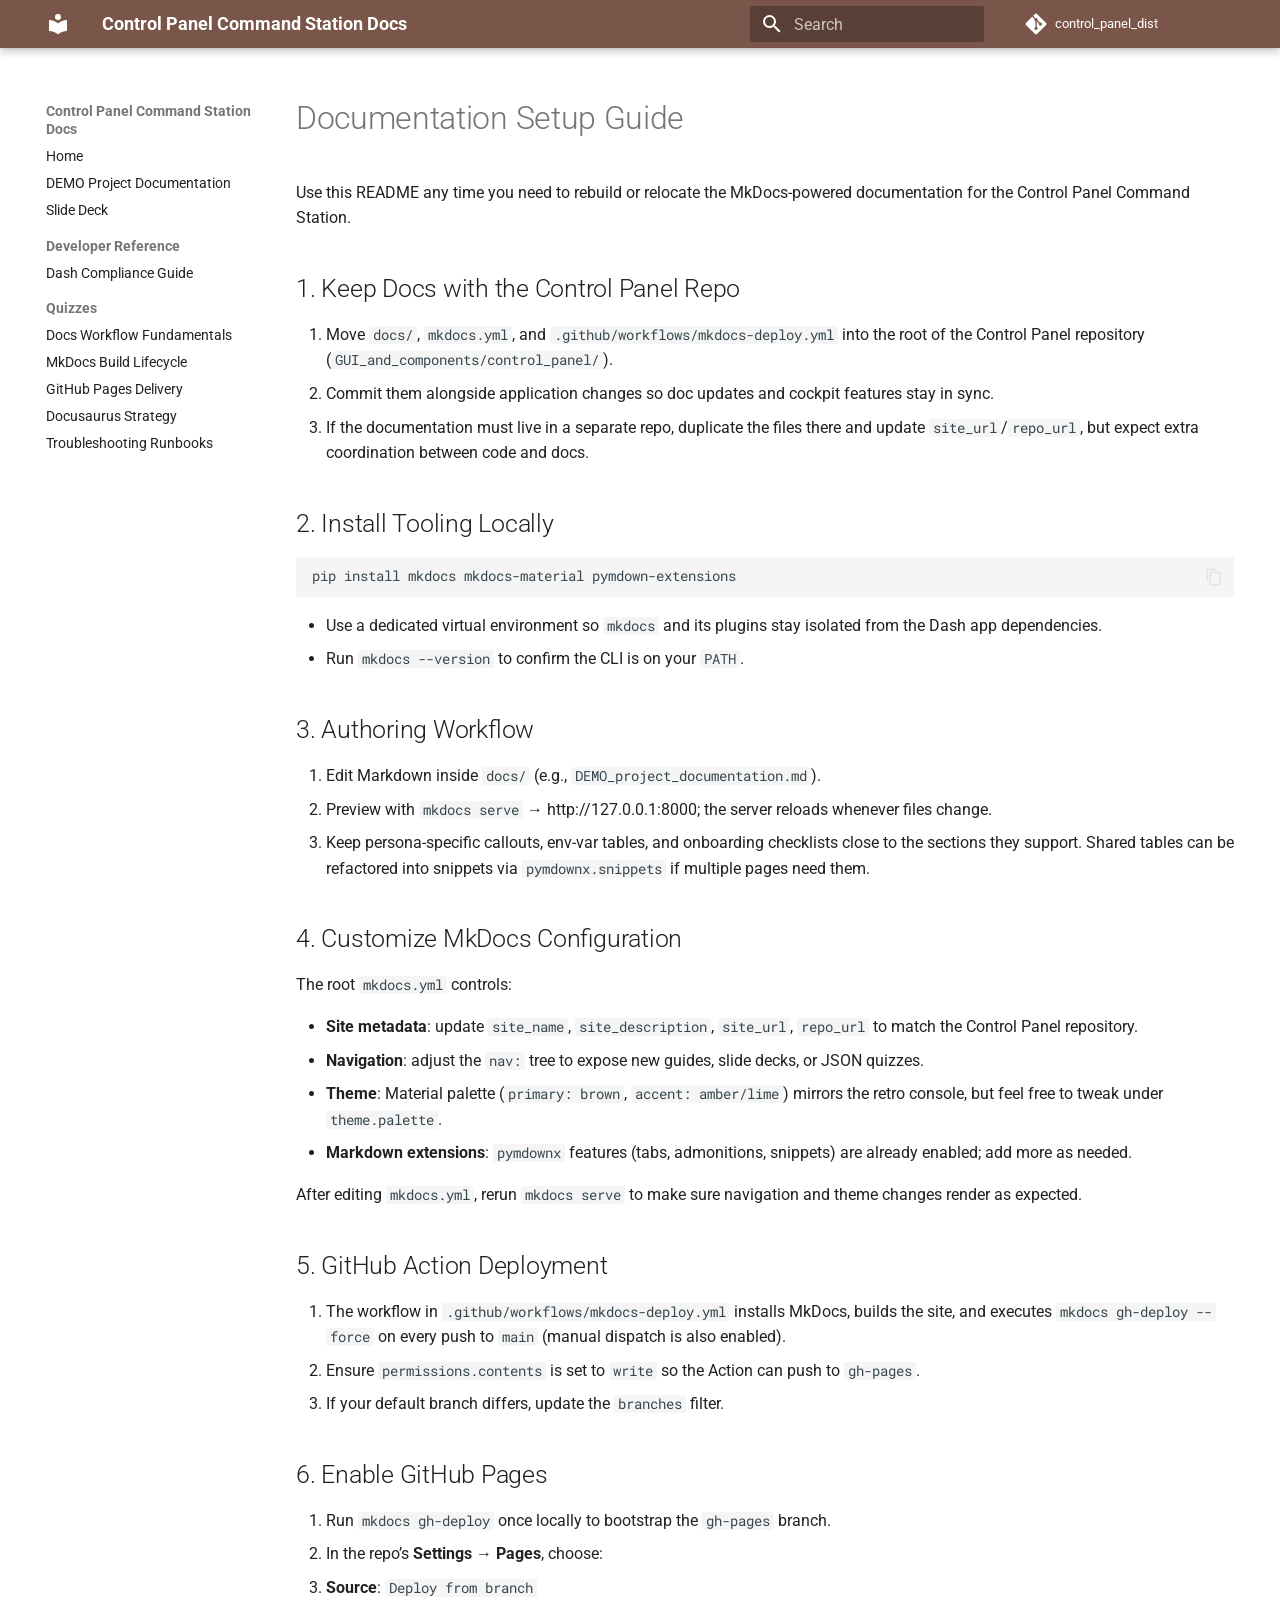
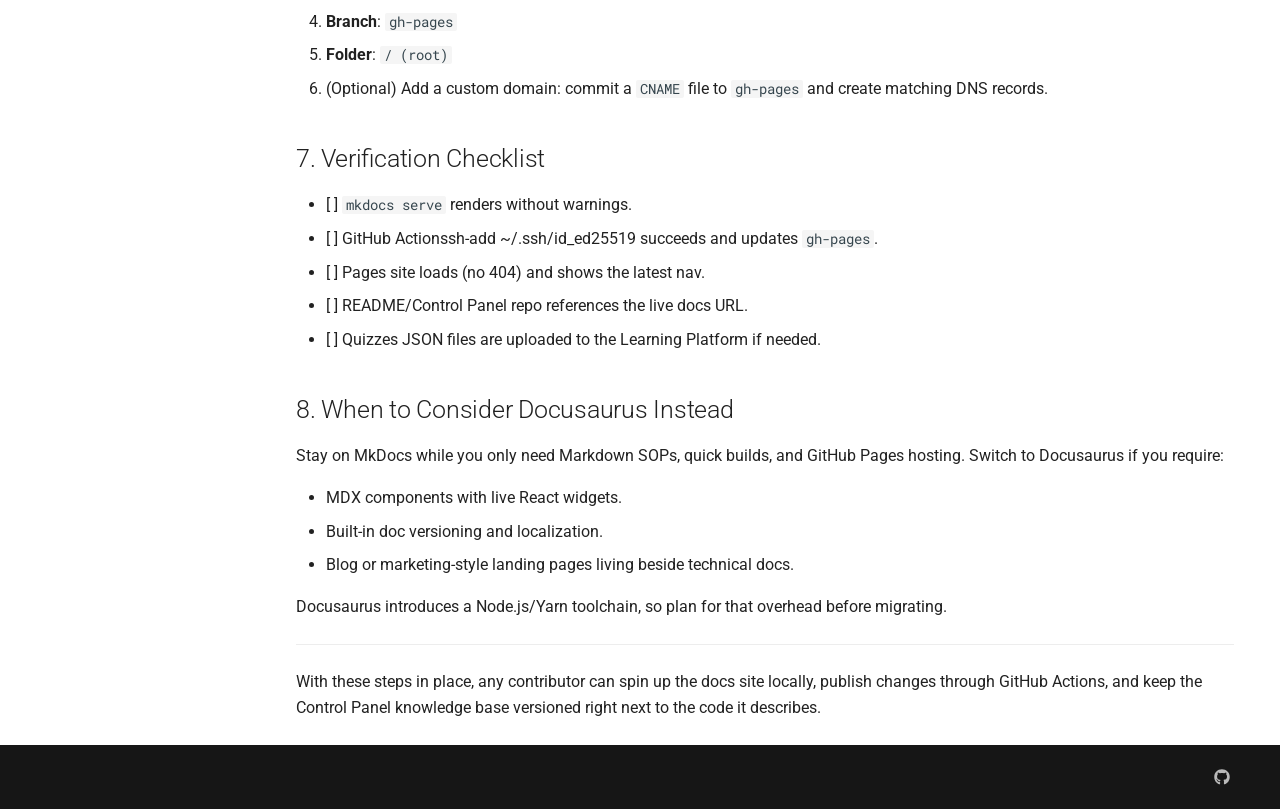
<file: Documentation_Setup_README/index.html>
<!doctype html>
<html lang="en" class="no-js">
  <head>
    
      <meta charset="utf-8">
      <meta name="viewport" content="width=device-width,initial-scale=1">
      
        <meta name="description" content="Teachable documentation for the retro Control Panel command station">
      
      
      
        <link rel="canonical" href="https://gunnarklee.github.io/control_panel_dist/Documentation_Setup_README/">
      
      
      
      
        
      
      
      <link rel="icon" href="../assets/images/favicon.png">
      <meta name="generator" content="mkdocs-1.6.1, mkdocs-material-9.7.6">
    
    
      
        <title>Documentation Setup Guide - Control Panel Command Station Docs</title>
      
    
    
      <link rel="stylesheet" href="../assets/stylesheets/main.484c7ddc.min.css">
      
        
        <link rel="stylesheet" href="../assets/stylesheets/palette.ab4e12ef.min.css">
      
      


    
    
      
    
    
      
        
        
        <link rel="preconnect" href="https://fonts.gstatic.com" crossorigin>
        <link rel="stylesheet" href="https://fonts.googleapis.com/css?family=Roboto:300,300i,400,400i,700,700i%7CRoboto+Mono:400,400i,700,700i&display=fallback">
        <style>:root{--md-text-font:"Roboto";--md-code-font:"Roboto Mono"}</style>
      
    
    
    <script>__md_scope=new URL("..",location),__md_hash=e=>[...e].reduce(((e,_)=>(e<<5)-e+_.charCodeAt(0)),0),__md_get=(e,_=localStorage,t=__md_scope)=>JSON.parse(_.getItem(t.pathname+"."+e)),__md_set=(e,_,t=localStorage,a=__md_scope)=>{try{t.setItem(a.pathname+"."+e,JSON.stringify(_))}catch(e){}}</script>
    
      

    
    
  </head>
  
  
    
    
      
    
    
    
    
    <body dir="ltr" data-md-color-scheme="default" data-md-color-primary="brown" data-md-color-accent="amber">
  
    
    <input class="md-toggle" data-md-toggle="drawer" type="checkbox" id="__drawer" autocomplete="off">
    <input class="md-toggle" data-md-toggle="search" type="checkbox" id="__search" autocomplete="off">
    <label class="md-overlay" for="__drawer"></label>
    <div data-md-component="skip">
      
        
        <a href="#documentation-setup-guide" class="md-skip">
          Skip to content
        </a>
      
    </div>
    <div data-md-component="announce">
      
    </div>
    
    
      

  

<header class="md-header md-header--shadow" data-md-component="header">
  <nav class="md-header__inner md-grid" aria-label="Header">
    <a href=".." title="Control Panel Command Station Docs" class="md-header__button md-logo" aria-label="Control Panel Command Station Docs" data-md-component="logo">
      
  
  <svg xmlns="http://www.w3.org/2000/svg" viewBox="0 0 24 24"><path d="M12 8a3 3 0 0 0 3-3 3 3 0 0 0-3-3 3 3 0 0 0-3 3 3 3 0 0 0 3 3m0 3.54C9.64 9.35 6.5 8 3 8v11c3.5 0 6.64 1.35 9 3.54 2.36-2.19 5.5-3.54 9-3.54V8c-3.5 0-6.64 1.35-9 3.54"/></svg>

    </a>
    <label class="md-header__button md-icon" for="__drawer">
      
      <svg xmlns="http://www.w3.org/2000/svg" viewBox="0 0 24 24"><path d="M3 6h18v2H3zm0 5h18v2H3zm0 5h18v2H3z"/></svg>
    </label>
    <div class="md-header__title" data-md-component="header-title">
      <div class="md-header__ellipsis">
        <div class="md-header__topic">
          <span class="md-ellipsis">
            Control Panel Command Station Docs
          </span>
        </div>
        <div class="md-header__topic" data-md-component="header-topic">
          <span class="md-ellipsis">
            
              Documentation Setup Guide
            
          </span>
        </div>
      </div>
    </div>
    
      
        <form class="md-header__option" data-md-component="palette">
  
    
    
    
    <input class="md-option" data-md-color-media="" data-md-color-scheme="default" data-md-color-primary="brown" data-md-color-accent="amber"  aria-hidden="true"  type="radio" name="__palette" id="__palette_0">
    
  
    
    
    
    <input class="md-option" data-md-color-media="" data-md-color-scheme="slate" data-md-color-primary="brown" data-md-color-accent="lime"  aria-hidden="true"  type="radio" name="__palette" id="__palette_1">
    
  
</form>
      
    
    
      <script>var palette=__md_get("__palette");if(palette&&palette.color){if("(prefers-color-scheme)"===palette.color.media){var media=matchMedia("(prefers-color-scheme: light)"),input=document.querySelector(media.matches?"[data-md-color-media='(prefers-color-scheme: light)']":"[data-md-color-media='(prefers-color-scheme: dark)']");palette.color.media=input.getAttribute("data-md-color-media"),palette.color.scheme=input.getAttribute("data-md-color-scheme"),palette.color.primary=input.getAttribute("data-md-color-primary"),palette.color.accent=input.getAttribute("data-md-color-accent")}for(var[key,value]of Object.entries(palette.color))document.body.setAttribute("data-md-color-"+key,value)}</script>
    
    
    
      
      
        <label class="md-header__button md-icon" for="__search">
          
          <svg xmlns="http://www.w3.org/2000/svg" viewBox="0 0 24 24"><path d="M9.5 3A6.5 6.5 0 0 1 16 9.5c0 1.61-.59 3.09-1.56 4.23l.27.27h.79l5 5-1.5 1.5-5-5v-.79l-.27-.27A6.52 6.52 0 0 1 9.5 16 6.5 6.5 0 0 1 3 9.5 6.5 6.5 0 0 1 9.5 3m0 2C7 5 5 7 5 9.5S7 14 9.5 14 14 12 14 9.5 12 5 9.5 5"/></svg>
        </label>
        <div class="md-search" data-md-component="search" role="dialog">
  <label class="md-search__overlay" for="__search"></label>
  <div class="md-search__inner" role="search">
    <form class="md-search__form" name="search">
      <input type="text" class="md-search__input" name="query" aria-label="Search" placeholder="Search" autocapitalize="off" autocorrect="off" autocomplete="off" spellcheck="false" data-md-component="search-query" required>
      <label class="md-search__icon md-icon" for="__search">
        
        <svg xmlns="http://www.w3.org/2000/svg" viewBox="0 0 24 24"><path d="M9.5 3A6.5 6.5 0 0 1 16 9.5c0 1.61-.59 3.09-1.56 4.23l.27.27h.79l5 5-1.5 1.5-5-5v-.79l-.27-.27A6.52 6.52 0 0 1 9.5 16 6.5 6.5 0 0 1 3 9.5 6.5 6.5 0 0 1 9.5 3m0 2C7 5 5 7 5 9.5S7 14 9.5 14 14 12 14 9.5 12 5 9.5 5"/></svg>
        
        <svg xmlns="http://www.w3.org/2000/svg" viewBox="0 0 24 24"><path d="M20 11v2H8l5.5 5.5-1.42 1.42L4.16 12l7.92-7.92L13.5 5.5 8 11z"/></svg>
      </label>
      <nav class="md-search__options" aria-label="Search">
        
        <button type="reset" class="md-search__icon md-icon" title="Clear" aria-label="Clear" tabindex="-1">
          
          <svg xmlns="http://www.w3.org/2000/svg" viewBox="0 0 24 24"><path d="M19 6.41 17.59 5 12 10.59 6.41 5 5 6.41 10.59 12 5 17.59 6.41 19 12 13.41 17.59 19 19 17.59 13.41 12z"/></svg>
        </button>
      </nav>
      
        <div class="md-search__suggest" data-md-component="search-suggest"></div>
      
    </form>
    <div class="md-search__output">
      <div class="md-search__scrollwrap" tabindex="0" data-md-scrollfix>
        <div class="md-search-result" data-md-component="search-result">
          <div class="md-search-result__meta">
            Initializing search
          </div>
          <ol class="md-search-result__list" role="presentation"></ol>
        </div>
      </div>
    </div>
  </div>
</div>
      
    
    
      <div class="md-header__source">
        <a href="https://github.com/gunnarklee/control_panel_dist" title="Go to repository" class="md-source" data-md-component="source">
  <div class="md-source__icon md-icon">
    
    <svg xmlns="http://www.w3.org/2000/svg" viewBox="0 0 448 512"><!--! Font Awesome Free 7.1.0 by @fontawesome - https://fontawesome.com License - https://fontawesome.com/license/free (Icons: CC BY 4.0, Fonts: SIL OFL 1.1, Code: MIT License) Copyright 2025 Fonticons, Inc.--><path d="M439.6 236.1 244 40.5c-5.4-5.5-12.8-8.5-20.4-8.5s-15 3-20.4 8.4L162.5 81l51.5 51.5c27.1-9.1 52.7 16.8 43.4 43.7l49.7 49.7c34.2-11.8 61.2 31 35.5 56.7-26.5 26.5-70.2-2.9-56-37.3L240.3 199v121.9c25.3 12.5 22.3 41.8 9.1 55-6.4 6.4-15.2 10.1-24.3 10.1s-17.8-3.6-24.3-10.1c-17.6-17.6-11.1-46.9 11.2-56v-123c-20.8-8.5-24.6-30.7-18.6-45L142.6 101 8.5 235.1C3 240.6 0 247.9 0 255.5s3 15 8.5 20.4l195.6 195.7c5.4 5.4 12.7 8.4 20.4 8.4s15-3 20.4-8.4l194.7-194.7c5.4-5.4 8.4-12.8 8.4-20.4s-3-15-8.4-20.4"/></svg>
  </div>
  <div class="md-source__repository">
    control_panel_dist
  </div>
</a>
      </div>
    
  </nav>
  
</header>
    
    <div class="md-container" data-md-component="container">
      
      
        
          
        
      
      <main class="md-main" data-md-component="main">
        <div class="md-main__inner md-grid">
          
            
              
              <div class="md-sidebar md-sidebar--primary" data-md-component="sidebar" data-md-type="navigation" >
                <div class="md-sidebar__scrollwrap">
                  <div class="md-sidebar__inner">
                    



  

<nav class="md-nav md-nav--primary md-nav--integrated" aria-label="Navigation" data-md-level="0">
  <label class="md-nav__title" for="__drawer">
    <a href=".." title="Control Panel Command Station Docs" class="md-nav__button md-logo" aria-label="Control Panel Command Station Docs" data-md-component="logo">
      
  
  <svg xmlns="http://www.w3.org/2000/svg" viewBox="0 0 24 24"><path d="M12 8a3 3 0 0 0 3-3 3 3 0 0 0-3-3 3 3 0 0 0-3 3 3 3 0 0 0 3 3m0 3.54C9.64 9.35 6.5 8 3 8v11c3.5 0 6.64 1.35 9 3.54 2.36-2.19 5.5-3.54 9-3.54V8c-3.5 0-6.64 1.35-9 3.54"/></svg>

    </a>
    Control Panel Command Station Docs
  </label>
  
    <div class="md-nav__source">
      <a href="https://github.com/gunnarklee/control_panel_dist" title="Go to repository" class="md-source" data-md-component="source">
  <div class="md-source__icon md-icon">
    
    <svg xmlns="http://www.w3.org/2000/svg" viewBox="0 0 448 512"><!--! Font Awesome Free 7.1.0 by @fontawesome - https://fontawesome.com License - https://fontawesome.com/license/free (Icons: CC BY 4.0, Fonts: SIL OFL 1.1, Code: MIT License) Copyright 2025 Fonticons, Inc.--><path d="M439.6 236.1 244 40.5c-5.4-5.5-12.8-8.5-20.4-8.5s-15 3-20.4 8.4L162.5 81l51.5 51.5c27.1-9.1 52.7 16.8 43.4 43.7l49.7 49.7c34.2-11.8 61.2 31 35.5 56.7-26.5 26.5-70.2-2.9-56-37.3L240.3 199v121.9c25.3 12.5 22.3 41.8 9.1 55-6.4 6.4-15.2 10.1-24.3 10.1s-17.8-3.6-24.3-10.1c-17.6-17.6-11.1-46.9 11.2-56v-123c-20.8-8.5-24.6-30.7-18.6-45L142.6 101 8.5 235.1C3 240.6 0 247.9 0 255.5s3 15 8.5 20.4l195.6 195.7c5.4 5.4 12.7 8.4 20.4 8.4s15-3 20.4-8.4l194.7-194.7c5.4-5.4 8.4-12.8 8.4-20.4s-3-15-8.4-20.4"/></svg>
  </div>
  <div class="md-source__repository">
    control_panel_dist
  </div>
</a>
    </div>
  
  <ul class="md-nav__list" data-md-scrollfix>
    
      
      
  
  
  
  
    <li class="md-nav__item">
      <a href=".." class="md-nav__link">
        
  
  
  <span class="md-ellipsis">
    
  
    Home
  

    
  </span>
  
  

      </a>
    </li>
  

    
      
      
  
  
  
  
    <li class="md-nav__item">
      <a href="../DEMO_project_documentation/" class="md-nav__link">
        
  
  
  <span class="md-ellipsis">
    
  
    DEMO Project Documentation
  

    
  </span>
  
  

      </a>
    </li>
  

    
      
      
  
  
  
  
    <li class="md-nav__item">
      <a href="../DEMO_project_documentation_slides/" class="md-nav__link">
        
  
  
  <span class="md-ellipsis">
    
  
    Slide Deck
  

    
  </span>
  
  

      </a>
    </li>
  

    
      
      
  
  
  
  
    
    
    
    
      
        
        
      
    
    
    <li class="md-nav__item md-nav__item--section md-nav__item--nested">
      
        
        
          
        
        <input class="md-nav__toggle md-toggle md-toggle--indeterminate" type="checkbox" id="__nav_4" >
        
          
          <label class="md-nav__link" for="__nav_4" id="__nav_4_label" tabindex="">
            
  
  
  <span class="md-ellipsis">
    
  
    Developer Reference
  

    
  </span>
  
  

            <span class="md-nav__icon md-icon"></span>
          </label>
        
        <nav class="md-nav" data-md-level="1" aria-labelledby="__nav_4_label" aria-expanded="false">
          <label class="md-nav__title" for="__nav_4">
            <span class="md-nav__icon md-icon"></span>
            
  
    Developer Reference
  

          </label>
          <ul class="md-nav__list" data-md-scrollfix>
            
              
                
  
  
  
  
    <li class="md-nav__item">
      <a href="../dash_compliance/" class="md-nav__link">
        
  
  
  <span class="md-ellipsis">
    
  
    Dash Compliance Guide
  

    
  </span>
  
  

      </a>
    </li>
  

              
            
          </ul>
        </nav>
      
    </li>
  

    
      
      
  
  
  
  
    
    
    
    
      
        
        
      
    
    
    <li class="md-nav__item md-nav__item--section md-nav__item--nested">
      
        
        
          
        
        <input class="md-nav__toggle md-toggle md-toggle--indeterminate" type="checkbox" id="__nav_5" >
        
          
          <label class="md-nav__link" for="__nav_5" id="__nav_5_label" tabindex="">
            
  
  
  <span class="md-ellipsis">
    
  
    Quizzes
  

    
  </span>
  
  

            <span class="md-nav__icon md-icon"></span>
          </label>
        
        <nav class="md-nav" data-md-level="1" aria-labelledby="__nav_5_label" aria-expanded="false">
          <label class="md-nav__title" for="__nav_5">
            <span class="md-nav__icon md-icon"></span>
            
  
    Quizzes
  

          </label>
          <ul class="md-nav__list" data-md-scrollfix>
            
              
                
  
  
  
  
    <li class="md-nav__item">
      <a href="../quizzes/docs_workflow_quiz_01.json" class="md-nav__link">
        
  
  
  <span class="md-ellipsis">
    
  
    Docs Workflow Fundamentals
  

    
  </span>
  
  

      </a>
    </li>
  

              
            
              
                
  
  
  
  
    <li class="md-nav__item">
      <a href="../quizzes/docs_workflow_quiz_02.json" class="md-nav__link">
        
  
  
  <span class="md-ellipsis">
    
  
    MkDocs Build Lifecycle
  

    
  </span>
  
  

      </a>
    </li>
  

              
            
              
                
  
  
  
  
    <li class="md-nav__item">
      <a href="../quizzes/docs_workflow_quiz_03.json" class="md-nav__link">
        
  
  
  <span class="md-ellipsis">
    
  
    GitHub Pages Delivery
  

    
  </span>
  
  

      </a>
    </li>
  

              
            
              
                
  
  
  
  
    <li class="md-nav__item">
      <a href="../quizzes/docs_workflow_quiz_04.json" class="md-nav__link">
        
  
  
  <span class="md-ellipsis">
    
  
    Docusaurus Strategy
  

    
  </span>
  
  

      </a>
    </li>
  

              
            
              
                
  
  
  
  
    <li class="md-nav__item">
      <a href="../quizzes/docs_workflow_quiz_05.json" class="md-nav__link">
        
  
  
  <span class="md-ellipsis">
    
  
    Troubleshooting Runbooks
  

    
  </span>
  
  

      </a>
    </li>
  

              
            
          </ul>
        </nav>
      
    </li>
  

    
  </ul>
</nav>
                  </div>
                </div>
              </div>
            
            
          
          
            <div class="md-content" data-md-component="content">
              
              <article class="md-content__inner md-typeset">
                
                  


  
  


<h1 id="documentation-setup-guide">Documentation Setup Guide<a class="headerlink" href="#documentation-setup-guide" title="Permanent link">&para;</a></h1>
<p>Use this README any time you need to rebuild or relocate the MkDocs-powered documentation for the Control Panel Command Station.</p>
<h2 id="1-keep-docs-with-the-control-panel-repo">1. Keep Docs with the Control Panel Repo<a class="headerlink" href="#1-keep-docs-with-the-control-panel-repo" title="Permanent link">&para;</a></h2>
<ol>
<li>Move <code>docs/</code>, <code>mkdocs.yml</code>, and <code>.github/workflows/mkdocs-deploy.yml</code> into the root of the Control Panel repository (<code>GUI_and_components/control_panel/</code>).</li>
<li>Commit them alongside application changes so doc updates and cockpit features stay in sync.</li>
<li>If the documentation must live in a separate repo, duplicate the files there and update <code>site_url</code>/<code>repo_url</code>, but expect extra coordination between code and docs.</li>
</ol>
<h2 id="2-install-tooling-locally">2. Install Tooling Locally<a class="headerlink" href="#2-install-tooling-locally" title="Permanent link">&para;</a></h2>
<div class="highlight"><pre><span></span><code>pip<span class="w"> </span>install<span class="w"> </span>mkdocs<span class="w"> </span>mkdocs-material<span class="w"> </span>pymdown-extensions
</code></pre></div>
<ul>
<li>Use a dedicated virtual environment so <code>mkdocs</code> and its plugins stay isolated from the Dash app dependencies.</li>
<li>Run <code>mkdocs --version</code> to confirm the CLI is on your <code>PATH</code>.</li>
</ul>
<h2 id="3-authoring-workflow">3. Authoring Workflow<a class="headerlink" href="#3-authoring-workflow" title="Permanent link">&para;</a></h2>
<ol>
<li>Edit Markdown inside <code>docs/</code> (e.g., <code>DEMO_project_documentation.md</code>).</li>
<li>Preview with <code>mkdocs serve</code> → http://127.0.0.1:8000; the server reloads whenever files change.</li>
<li>Keep persona-specific callouts, env-var tables, and onboarding checklists close to the sections they support. Shared tables can be refactored into snippets via <code>pymdownx.snippets</code> if multiple pages need them.</li>
</ol>
<h2 id="4-customize-mkdocs-configuration">4. Customize MkDocs Configuration<a class="headerlink" href="#4-customize-mkdocs-configuration" title="Permanent link">&para;</a></h2>
<p>The root <code>mkdocs.yml</code> controls:</p>
<ul>
<li><strong>Site metadata</strong>: update <code>site_name</code>, <code>site_description</code>, <code>site_url</code>, <code>repo_url</code> to match the Control Panel repository.</li>
<li><strong>Navigation</strong>: adjust the <code>nav:</code> tree to expose new guides, slide decks, or JSON quizzes.</li>
<li><strong>Theme</strong>: Material palette (<code>primary: brown</code>, <code>accent: amber/lime</code>) mirrors the retro console, but feel free to tweak under <code>theme.palette</code>.</li>
<li><strong>Markdown extensions</strong>: <code>pymdownx</code> features (tabs, admonitions, snippets) are already enabled; add more as needed.</li>
</ul>
<p>After editing <code>mkdocs.yml</code>, rerun <code>mkdocs serve</code> to make sure navigation and theme changes render as expected.</p>
<h2 id="5-github-action-deployment">5. GitHub Action Deployment<a class="headerlink" href="#5-github-action-deployment" title="Permanent link">&para;</a></h2>
<ol>
<li>The workflow in <code>.github/workflows/mkdocs-deploy.yml</code> installs MkDocs, builds the site, and executes <code>mkdocs gh-deploy --force</code> on every push to <code>main</code> (manual dispatch is also enabled).</li>
<li>Ensure <code>permissions.contents</code> is set to <code>write</code> so the Action can push to <code>gh-pages</code>.</li>
<li>If your default branch differs, update the <code>branches</code> filter.</li>
</ol>
<h2 id="6-enable-github-pages">6. Enable GitHub Pages<a class="headerlink" href="#6-enable-github-pages" title="Permanent link">&para;</a></h2>
<ol>
<li>Run <code>mkdocs gh-deploy</code> once locally to bootstrap the <code>gh-pages</code> branch.</li>
<li>In the repo’s <strong>Settings → Pages</strong>, choose:</li>
<li><strong>Source</strong>: <code>Deploy from branch</code></li>
<li><strong>Branch</strong>: <code>gh-pages</code></li>
<li><strong>Folder</strong>: <code>/ (root)</code></li>
<li>(Optional) Add a custom domain: commit a <code>CNAME</code> file to <code>gh-pages</code> and create matching DNS records.</li>
</ol>
<h2 id="7-verification-checklist">7. Verification Checklist<a class="headerlink" href="#7-verification-checklist" title="Permanent link">&para;</a></h2>
<ul>
<li>[ ] <code>mkdocs serve</code> renders without warnings.</li>
<li>[ ] GitHub Actionssh-add ~/.ssh/id_ed25519 succeeds and updates <code>gh-pages</code>.</li>
<li>[ ] Pages site loads (no 404) and shows the latest nav.</li>
<li>[ ] README/Control Panel repo references the live docs URL.</li>
<li>[ ] Quizzes JSON files are uploaded to the Learning Platform if needed.</li>
</ul>
<h2 id="8-when-to-consider-docusaurus-instead">8. When to Consider Docusaurus Instead<a class="headerlink" href="#8-when-to-consider-docusaurus-instead" title="Permanent link">&para;</a></h2>
<p>Stay on MkDocs while you only need Markdown SOPs, quick builds, and GitHub Pages hosting. Switch to Docusaurus if you require:</p>
<ul>
<li>MDX components with live React widgets.</li>
<li>Built-in doc versioning and localization.</li>
<li>Blog or marketing-style landing pages living beside technical docs.</li>
</ul>
<p>Docusaurus introduces a Node.js/Yarn toolchain, so plan for that overhead before migrating.</p>
<hr />
<p>With these steps in place, any contributor can spin up the docs site locally, publish changes through GitHub Actions, and keep the Control Panel knowledge base versioned right next to the code it describes.</p>












                
              </article>
            </div>
          
          
<script>var target=document.getElementById(location.hash.slice(1));target&&target.name&&(target.checked=target.name.startsWith("__tabbed_"))</script>
        </div>
        
          <button type="button" class="md-top md-icon" data-md-component="top" hidden>
  
  <svg xmlns="http://www.w3.org/2000/svg" viewBox="0 0 24 24"><path d="M13 20h-2V8l-5.5 5.5-1.42-1.42L12 4.16l7.92 7.92-1.42 1.42L13 8z"/></svg>
  Back to top
</button>
        
      </main>
      
        <footer class="md-footer">
  
  <div class="md-footer-meta md-typeset">
    <div class="md-footer-meta__inner md-grid">
      <div class="md-copyright">
  
  
</div>
      
        
<div class="md-social">
  
    
    
    
    
      
      
    
    <a href="https://github.com/gunnarklee/control_panel_dist" target="_blank" rel="noopener" title="github.com" class="md-social__link">
      <svg xmlns="http://www.w3.org/2000/svg" viewBox="0 0 512 512"><!--! Font Awesome Free 7.1.0 by @fontawesome - https://fontawesome.com License - https://fontawesome.com/license/free (Icons: CC BY 4.0, Fonts: SIL OFL 1.1, Code: MIT License) Copyright 2025 Fonticons, Inc.--><path d="M173.9 397.4c0 2-2.3 3.6-5.2 3.6-3.3.3-5.6-1.3-5.6-3.6 0-2 2.3-3.6 5.2-3.6 3-.3 5.6 1.3 5.6 3.6m-31.1-4.5c-.7 2 1.3 4.3 4.3 4.9 2.6 1 5.6 0 6.2-2s-1.3-4.3-4.3-5.2c-2.6-.7-5.5.3-6.2 2.3m44.2-1.7c-2.9.7-4.9 2.6-4.6 4.9.3 2 2.9 3.3 5.9 2.6 2.9-.7 4.9-2.6 4.6-4.6-.3-1.9-3-3.2-5.9-2.9M252.8 8C114.1 8 8 113.3 8 252c0 110.9 69.8 205.8 169.5 239.2 12.8 2.3 17.3-5.6 17.3-12.1 0-6.2-.3-40.4-.3-61.4 0 0-70 15-84.7-29.8 0 0-11.4-29.1-27.8-36.6 0 0-22.9-15.7 1.6-15.4 0 0 24.9 2 38.6 25.8 21.9 38.6 58.6 27.5 72.9 20.9 2.3-16 8.8-27.1 16-33.7-55.9-6.2-112.3-14.3-112.3-110.5 0-27.5 7.6-41.3 23.6-58.9-2.6-6.5-11.1-33.3 2.6-67.9 20.9-6.5 69 27 69 27 20-5.6 41.5-8.5 62.8-8.5s42.8 2.9 62.8 8.5c0 0 48.1-33.6 69-27 13.7 34.7 5.2 61.4 2.6 67.9 16 17.7 25.8 31.5 25.8 58.9 0 96.5-58.9 104.2-114.8 110.5 9.2 7.9 17 22.9 17 46.4 0 33.7-.3 75.4-.3 83.6 0 6.5 4.6 14.4 17.3 12.1C436.2 457.8 504 362.9 504 252 504 113.3 391.5 8 252.8 8M105.2 352.9c-1.3 1-1 3.3.7 5.2 1.6 1.6 3.9 2.3 5.2 1 1.3-1 1-3.3-.7-5.2-1.6-1.6-3.9-2.3-5.2-1m-10.8-8.1c-.7 1.3.3 2.9 2.3 3.9 1.6 1 3.6.7 4.3-.7.7-1.3-.3-2.9-2.3-3.9-2-.6-3.6-.3-4.3.7m32.4 35.6c-1.6 1.3-1 4.3 1.3 6.2 2.3 2.3 5.2 2.6 6.5 1 1.3-1.3.7-4.3-1.3-6.2-2.2-2.3-5.2-2.6-6.5-1m-11.4-14.7c-1.6 1-1.6 3.6 0 5.9s4.3 3.3 5.6 2.3c1.6-1.3 1.6-3.9 0-6.2-1.4-2.3-4-3.3-5.6-2"/></svg>
    </a>
  
</div>
      
    </div>
  </div>
</footer>
      
    </div>
    <div class="md-dialog" data-md-component="dialog">
      <div class="md-dialog__inner md-typeset"></div>
    </div>
    
    
    
      
      
      <script id="__config" type="application/json">{"annotate": null, "base": "..", "features": ["navigation.top", "navigation.expand", "navigation.sections", "navigation.tracking", "toc.integrate", "content.code.copy", "search.highlight", "search.suggest"], "search": "../assets/javascripts/workers/search.2c215733.min.js", "tags": null, "translations": {"clipboard.copied": "Copied to clipboard", "clipboard.copy": "Copy to clipboard", "search.result.more.one": "1 more on this page", "search.result.more.other": "# more on this page", "search.result.none": "No matching documents", "search.result.one": "1 matching document", "search.result.other": "# matching documents", "search.result.placeholder": "Type to start searching", "search.result.term.missing": "Missing", "select.version": "Select version"}, "version": null}</script>
    
    
      <script src="../assets/javascripts/bundle.79ae519e.min.js"></script>
      
    
  </body>
</html>
</file>
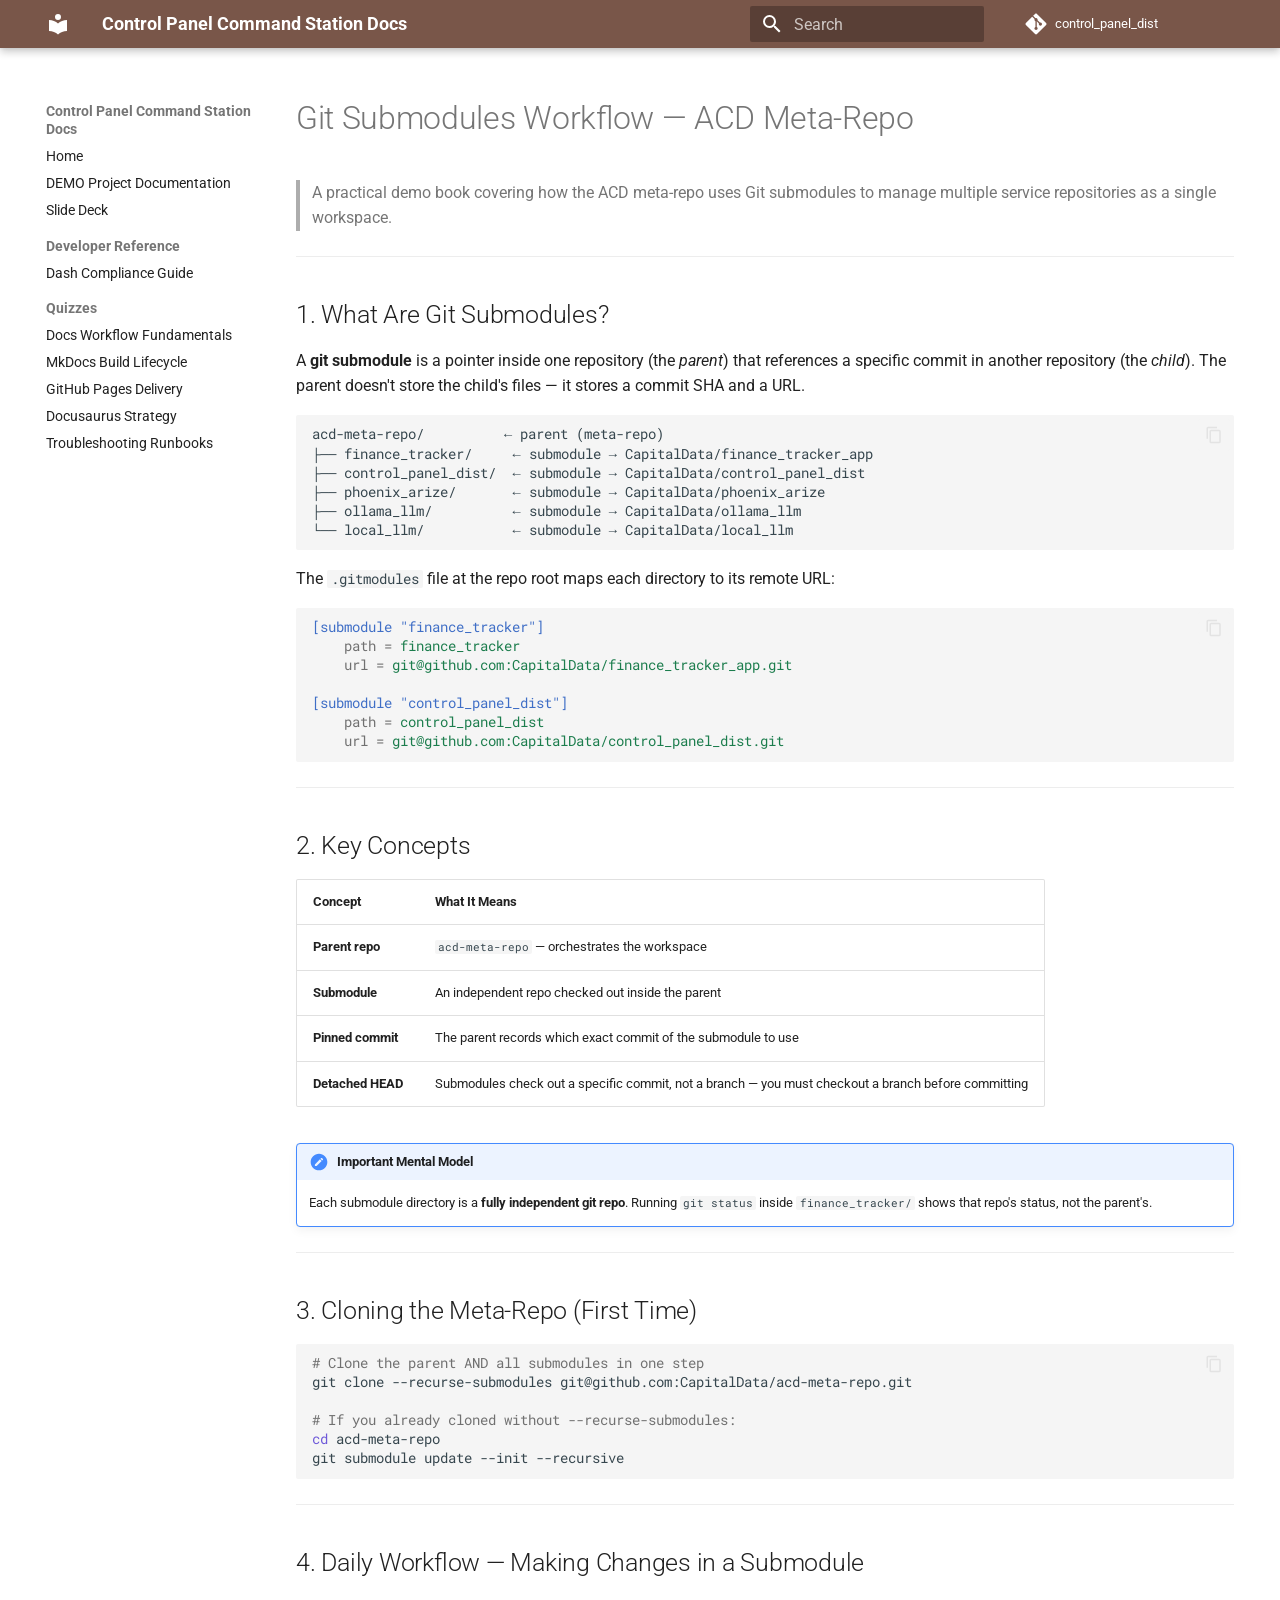
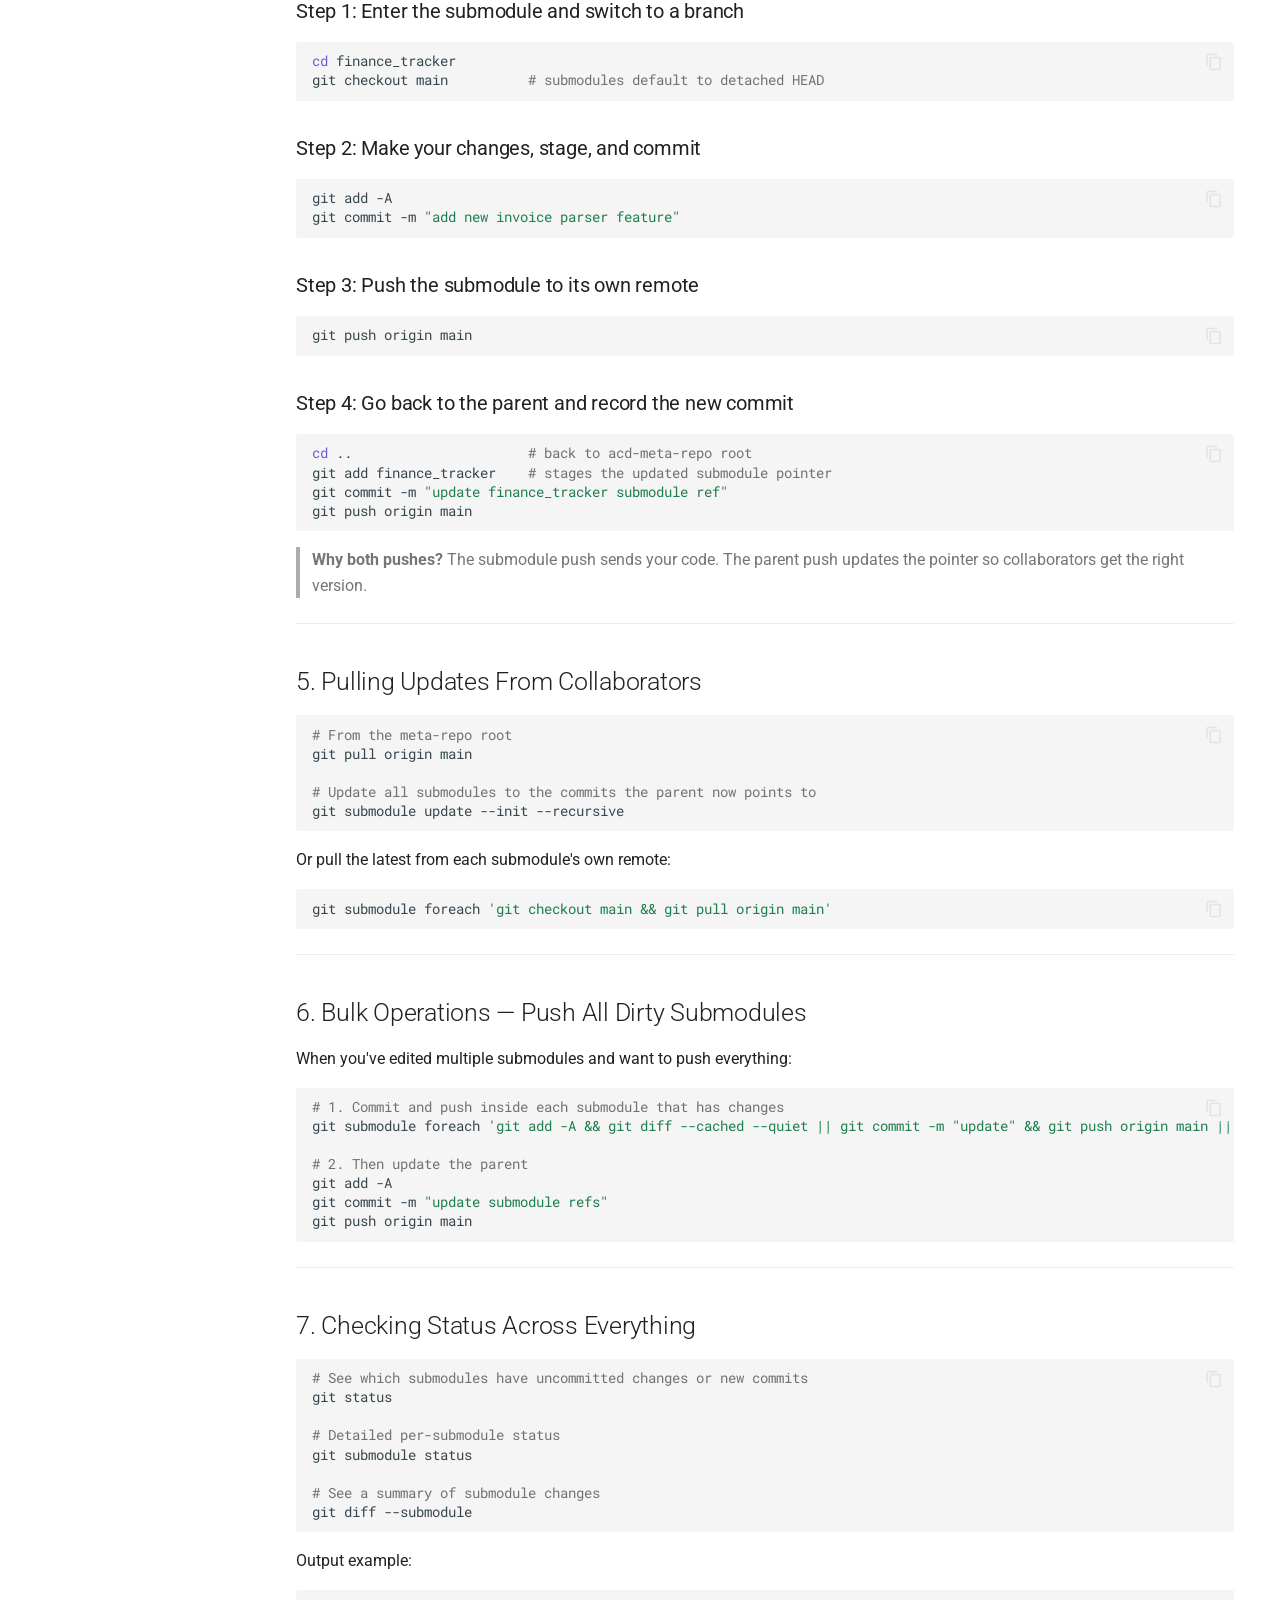
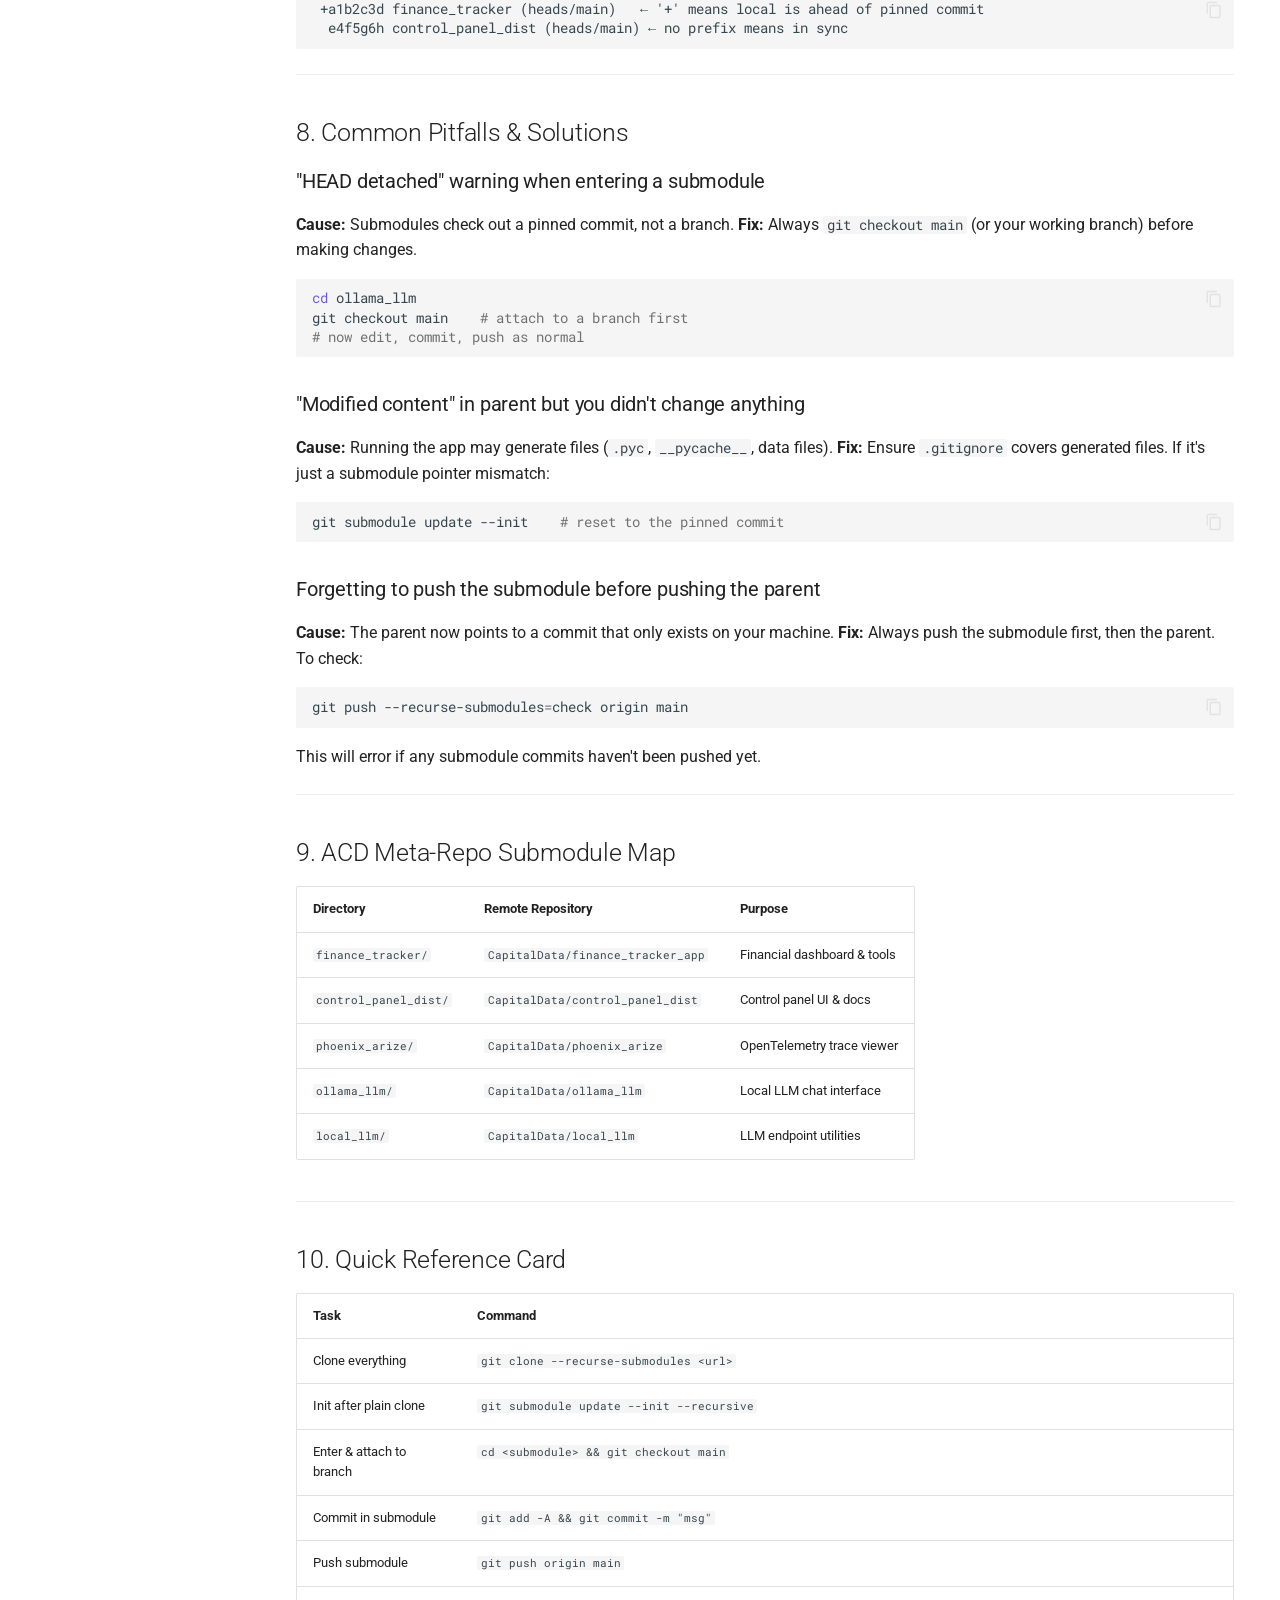
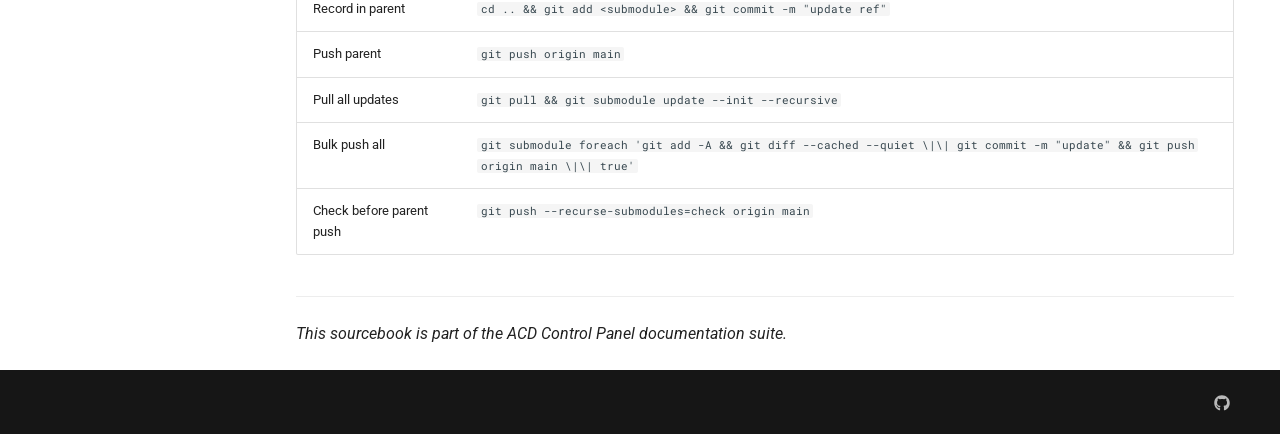
<file: sourcebooks/git_submodules_workflow/index.html>
<!doctype html>
<html lang="en" class="no-js">
  <head>
    
      <meta charset="utf-8">
      <meta name="viewport" content="width=device-width,initial-scale=1">
      
        <meta name="description" content="Teachable documentation for the retro Control Panel command station">
      
      
      
        <link rel="canonical" href="https://gunnarklee.github.io/control_panel_dist/sourcebooks/git_submodules_workflow/">
      
      
      
      
        
      
      
      <link rel="icon" href="../../assets/images/favicon.png">
      <meta name="generator" content="mkdocs-1.6.1, mkdocs-material-9.7.6">
    
    
      
        <title>Git Submodules Workflow — ACD Meta-Repo - Control Panel Command Station Docs</title>
      
    
    
      <link rel="stylesheet" href="../../assets/stylesheets/main.484c7ddc.min.css">
      
        
        <link rel="stylesheet" href="../../assets/stylesheets/palette.ab4e12ef.min.css">
      
      


    
    
      
    
    
      
        
        
        <link rel="preconnect" href="https://fonts.gstatic.com" crossorigin>
        <link rel="stylesheet" href="https://fonts.googleapis.com/css?family=Roboto:300,300i,400,400i,700,700i%7CRoboto+Mono:400,400i,700,700i&display=fallback">
        <style>:root{--md-text-font:"Roboto";--md-code-font:"Roboto Mono"}</style>
      
    
    
    <script>__md_scope=new URL("../..",location),__md_hash=e=>[...e].reduce(((e,_)=>(e<<5)-e+_.charCodeAt(0)),0),__md_get=(e,_=localStorage,t=__md_scope)=>JSON.parse(_.getItem(t.pathname+"."+e)),__md_set=(e,_,t=localStorage,a=__md_scope)=>{try{t.setItem(a.pathname+"."+e,JSON.stringify(_))}catch(e){}}</script>
    
      

    
    
  </head>
  
  
    
    
      
    
    
    
    
    <body dir="ltr" data-md-color-scheme="default" data-md-color-primary="brown" data-md-color-accent="amber">
  
    
    <input class="md-toggle" data-md-toggle="drawer" type="checkbox" id="__drawer" autocomplete="off">
    <input class="md-toggle" data-md-toggle="search" type="checkbox" id="__search" autocomplete="off">
    <label class="md-overlay" for="__drawer"></label>
    <div data-md-component="skip">
      
        
        <a href="#git-submodules-workflow-acd-meta-repo" class="md-skip">
          Skip to content
        </a>
      
    </div>
    <div data-md-component="announce">
      
    </div>
    
    
      

  

<header class="md-header md-header--shadow" data-md-component="header">
  <nav class="md-header__inner md-grid" aria-label="Header">
    <a href="../.." title="Control Panel Command Station Docs" class="md-header__button md-logo" aria-label="Control Panel Command Station Docs" data-md-component="logo">
      
  
  <svg xmlns="http://www.w3.org/2000/svg" viewBox="0 0 24 24"><path d="M12 8a3 3 0 0 0 3-3 3 3 0 0 0-3-3 3 3 0 0 0-3 3 3 3 0 0 0 3 3m0 3.54C9.64 9.35 6.5 8 3 8v11c3.5 0 6.64 1.35 9 3.54 2.36-2.19 5.5-3.54 9-3.54V8c-3.5 0-6.64 1.35-9 3.54"/></svg>

    </a>
    <label class="md-header__button md-icon" for="__drawer">
      
      <svg xmlns="http://www.w3.org/2000/svg" viewBox="0 0 24 24"><path d="M3 6h18v2H3zm0 5h18v2H3zm0 5h18v2H3z"/></svg>
    </label>
    <div class="md-header__title" data-md-component="header-title">
      <div class="md-header__ellipsis">
        <div class="md-header__topic">
          <span class="md-ellipsis">
            Control Panel Command Station Docs
          </span>
        </div>
        <div class="md-header__topic" data-md-component="header-topic">
          <span class="md-ellipsis">
            
              Git Submodules Workflow — ACD Meta-Repo
            
          </span>
        </div>
      </div>
    </div>
    
      
        <form class="md-header__option" data-md-component="palette">
  
    
    
    
    <input class="md-option" data-md-color-media="" data-md-color-scheme="default" data-md-color-primary="brown" data-md-color-accent="amber"  aria-hidden="true"  type="radio" name="__palette" id="__palette_0">
    
  
    
    
    
    <input class="md-option" data-md-color-media="" data-md-color-scheme="slate" data-md-color-primary="brown" data-md-color-accent="lime"  aria-hidden="true"  type="radio" name="__palette" id="__palette_1">
    
  
</form>
      
    
    
      <script>var palette=__md_get("__palette");if(palette&&palette.color){if("(prefers-color-scheme)"===palette.color.media){var media=matchMedia("(prefers-color-scheme: light)"),input=document.querySelector(media.matches?"[data-md-color-media='(prefers-color-scheme: light)']":"[data-md-color-media='(prefers-color-scheme: dark)']");palette.color.media=input.getAttribute("data-md-color-media"),palette.color.scheme=input.getAttribute("data-md-color-scheme"),palette.color.primary=input.getAttribute("data-md-color-primary"),palette.color.accent=input.getAttribute("data-md-color-accent")}for(var[key,value]of Object.entries(palette.color))document.body.setAttribute("data-md-color-"+key,value)}</script>
    
    
    
      
      
        <label class="md-header__button md-icon" for="__search">
          
          <svg xmlns="http://www.w3.org/2000/svg" viewBox="0 0 24 24"><path d="M9.5 3A6.5 6.5 0 0 1 16 9.5c0 1.61-.59 3.09-1.56 4.23l.27.27h.79l5 5-1.5 1.5-5-5v-.79l-.27-.27A6.52 6.52 0 0 1 9.5 16 6.5 6.5 0 0 1 3 9.5 6.5 6.5 0 0 1 9.5 3m0 2C7 5 5 7 5 9.5S7 14 9.5 14 14 12 14 9.5 12 5 9.5 5"/></svg>
        </label>
        <div class="md-search" data-md-component="search" role="dialog">
  <label class="md-search__overlay" for="__search"></label>
  <div class="md-search__inner" role="search">
    <form class="md-search__form" name="search">
      <input type="text" class="md-search__input" name="query" aria-label="Search" placeholder="Search" autocapitalize="off" autocorrect="off" autocomplete="off" spellcheck="false" data-md-component="search-query" required>
      <label class="md-search__icon md-icon" for="__search">
        
        <svg xmlns="http://www.w3.org/2000/svg" viewBox="0 0 24 24"><path d="M9.5 3A6.5 6.5 0 0 1 16 9.5c0 1.61-.59 3.09-1.56 4.23l.27.27h.79l5 5-1.5 1.5-5-5v-.79l-.27-.27A6.52 6.52 0 0 1 9.5 16 6.5 6.5 0 0 1 3 9.5 6.5 6.5 0 0 1 9.5 3m0 2C7 5 5 7 5 9.5S7 14 9.5 14 14 12 14 9.5 12 5 9.5 5"/></svg>
        
        <svg xmlns="http://www.w3.org/2000/svg" viewBox="0 0 24 24"><path d="M20 11v2H8l5.5 5.5-1.42 1.42L4.16 12l7.92-7.92L13.5 5.5 8 11z"/></svg>
      </label>
      <nav class="md-search__options" aria-label="Search">
        
        <button type="reset" class="md-search__icon md-icon" title="Clear" aria-label="Clear" tabindex="-1">
          
          <svg xmlns="http://www.w3.org/2000/svg" viewBox="0 0 24 24"><path d="M19 6.41 17.59 5 12 10.59 6.41 5 5 6.41 10.59 12 5 17.59 6.41 19 12 13.41 17.59 19 19 17.59 13.41 12z"/></svg>
        </button>
      </nav>
      
        <div class="md-search__suggest" data-md-component="search-suggest"></div>
      
    </form>
    <div class="md-search__output">
      <div class="md-search__scrollwrap" tabindex="0" data-md-scrollfix>
        <div class="md-search-result" data-md-component="search-result">
          <div class="md-search-result__meta">
            Initializing search
          </div>
          <ol class="md-search-result__list" role="presentation"></ol>
        </div>
      </div>
    </div>
  </div>
</div>
      
    
    
      <div class="md-header__source">
        <a href="https://github.com/gunnarklee/control_panel_dist" title="Go to repository" class="md-source" data-md-component="source">
  <div class="md-source__icon md-icon">
    
    <svg xmlns="http://www.w3.org/2000/svg" viewBox="0 0 448 512"><!--! Font Awesome Free 7.1.0 by @fontawesome - https://fontawesome.com License - https://fontawesome.com/license/free (Icons: CC BY 4.0, Fonts: SIL OFL 1.1, Code: MIT License) Copyright 2025 Fonticons, Inc.--><path d="M439.6 236.1 244 40.5c-5.4-5.5-12.8-8.5-20.4-8.5s-15 3-20.4 8.4L162.5 81l51.5 51.5c27.1-9.1 52.7 16.8 43.4 43.7l49.7 49.7c34.2-11.8 61.2 31 35.5 56.7-26.5 26.5-70.2-2.9-56-37.3L240.3 199v121.9c25.3 12.5 22.3 41.8 9.1 55-6.4 6.4-15.2 10.1-24.3 10.1s-17.8-3.6-24.3-10.1c-17.6-17.6-11.1-46.9 11.2-56v-123c-20.8-8.5-24.6-30.7-18.6-45L142.6 101 8.5 235.1C3 240.6 0 247.9 0 255.5s3 15 8.5 20.4l195.6 195.7c5.4 5.4 12.7 8.4 20.4 8.4s15-3 20.4-8.4l194.7-194.7c5.4-5.4 8.4-12.8 8.4-20.4s-3-15-8.4-20.4"/></svg>
  </div>
  <div class="md-source__repository">
    control_panel_dist
  </div>
</a>
      </div>
    
  </nav>
  
</header>
    
    <div class="md-container" data-md-component="container">
      
      
        
          
        
      
      <main class="md-main" data-md-component="main">
        <div class="md-main__inner md-grid">
          
            
              
              <div class="md-sidebar md-sidebar--primary" data-md-component="sidebar" data-md-type="navigation" >
                <div class="md-sidebar__scrollwrap">
                  <div class="md-sidebar__inner">
                    



  

<nav class="md-nav md-nav--primary md-nav--integrated" aria-label="Navigation" data-md-level="0">
  <label class="md-nav__title" for="__drawer">
    <a href="../.." title="Control Panel Command Station Docs" class="md-nav__button md-logo" aria-label="Control Panel Command Station Docs" data-md-component="logo">
      
  
  <svg xmlns="http://www.w3.org/2000/svg" viewBox="0 0 24 24"><path d="M12 8a3 3 0 0 0 3-3 3 3 0 0 0-3-3 3 3 0 0 0-3 3 3 3 0 0 0 3 3m0 3.54C9.64 9.35 6.5 8 3 8v11c3.5 0 6.64 1.35 9 3.54 2.36-2.19 5.5-3.54 9-3.54V8c-3.5 0-6.64 1.35-9 3.54"/></svg>

    </a>
    Control Panel Command Station Docs
  </label>
  
    <div class="md-nav__source">
      <a href="https://github.com/gunnarklee/control_panel_dist" title="Go to repository" class="md-source" data-md-component="source">
  <div class="md-source__icon md-icon">
    
    <svg xmlns="http://www.w3.org/2000/svg" viewBox="0 0 448 512"><!--! Font Awesome Free 7.1.0 by @fontawesome - https://fontawesome.com License - https://fontawesome.com/license/free (Icons: CC BY 4.0, Fonts: SIL OFL 1.1, Code: MIT License) Copyright 2025 Fonticons, Inc.--><path d="M439.6 236.1 244 40.5c-5.4-5.5-12.8-8.5-20.4-8.5s-15 3-20.4 8.4L162.5 81l51.5 51.5c27.1-9.1 52.7 16.8 43.4 43.7l49.7 49.7c34.2-11.8 61.2 31 35.5 56.7-26.5 26.5-70.2-2.9-56-37.3L240.3 199v121.9c25.3 12.5 22.3 41.8 9.1 55-6.4 6.4-15.2 10.1-24.3 10.1s-17.8-3.6-24.3-10.1c-17.6-17.6-11.1-46.9 11.2-56v-123c-20.8-8.5-24.6-30.7-18.6-45L142.6 101 8.5 235.1C3 240.6 0 247.9 0 255.5s3 15 8.5 20.4l195.6 195.7c5.4 5.4 12.7 8.4 20.4 8.4s15-3 20.4-8.4l194.7-194.7c5.4-5.4 8.4-12.8 8.4-20.4s-3-15-8.4-20.4"/></svg>
  </div>
  <div class="md-source__repository">
    control_panel_dist
  </div>
</a>
    </div>
  
  <ul class="md-nav__list" data-md-scrollfix>
    
      
      
  
  
  
  
    <li class="md-nav__item">
      <a href="../.." class="md-nav__link">
        
  
  
  <span class="md-ellipsis">
    
  
    Home
  

    
  </span>
  
  

      </a>
    </li>
  

    
      
      
  
  
  
  
    <li class="md-nav__item">
      <a href="../../DEMO_project_documentation/" class="md-nav__link">
        
  
  
  <span class="md-ellipsis">
    
  
    DEMO Project Documentation
  

    
  </span>
  
  

      </a>
    </li>
  

    
      
      
  
  
  
  
    <li class="md-nav__item">
      <a href="../../DEMO_project_documentation_slides/" class="md-nav__link">
        
  
  
  <span class="md-ellipsis">
    
  
    Slide Deck
  

    
  </span>
  
  

      </a>
    </li>
  

    
      
      
  
  
  
  
    
    
    
    
      
        
        
      
    
    
    <li class="md-nav__item md-nav__item--section md-nav__item--nested">
      
        
        
          
        
        <input class="md-nav__toggle md-toggle md-toggle--indeterminate" type="checkbox" id="__nav_4" >
        
          
          <label class="md-nav__link" for="__nav_4" id="__nav_4_label" tabindex="">
            
  
  
  <span class="md-ellipsis">
    
  
    Developer Reference
  

    
  </span>
  
  

            <span class="md-nav__icon md-icon"></span>
          </label>
        
        <nav class="md-nav" data-md-level="1" aria-labelledby="__nav_4_label" aria-expanded="false">
          <label class="md-nav__title" for="__nav_4">
            <span class="md-nav__icon md-icon"></span>
            
  
    Developer Reference
  

          </label>
          <ul class="md-nav__list" data-md-scrollfix>
            
              
                
  
  
  
  
    <li class="md-nav__item">
      <a href="../../dash_compliance/" class="md-nav__link">
        
  
  
  <span class="md-ellipsis">
    
  
    Dash Compliance Guide
  

    
  </span>
  
  

      </a>
    </li>
  

              
            
          </ul>
        </nav>
      
    </li>
  

    
      
      
  
  
  
  
    
    
    
    
      
        
        
      
    
    
    <li class="md-nav__item md-nav__item--section md-nav__item--nested">
      
        
        
          
        
        <input class="md-nav__toggle md-toggle md-toggle--indeterminate" type="checkbox" id="__nav_5" >
        
          
          <label class="md-nav__link" for="__nav_5" id="__nav_5_label" tabindex="">
            
  
  
  <span class="md-ellipsis">
    
  
    Quizzes
  

    
  </span>
  
  

            <span class="md-nav__icon md-icon"></span>
          </label>
        
        <nav class="md-nav" data-md-level="1" aria-labelledby="__nav_5_label" aria-expanded="false">
          <label class="md-nav__title" for="__nav_5">
            <span class="md-nav__icon md-icon"></span>
            
  
    Quizzes
  

          </label>
          <ul class="md-nav__list" data-md-scrollfix>
            
              
                
  
  
  
  
    <li class="md-nav__item">
      <a href="../../quizzes/docs_workflow_quiz_01.json" class="md-nav__link">
        
  
  
  <span class="md-ellipsis">
    
  
    Docs Workflow Fundamentals
  

    
  </span>
  
  

      </a>
    </li>
  

              
            
              
                
  
  
  
  
    <li class="md-nav__item">
      <a href="../../quizzes/docs_workflow_quiz_02.json" class="md-nav__link">
        
  
  
  <span class="md-ellipsis">
    
  
    MkDocs Build Lifecycle
  

    
  </span>
  
  

      </a>
    </li>
  

              
            
              
                
  
  
  
  
    <li class="md-nav__item">
      <a href="../../quizzes/docs_workflow_quiz_03.json" class="md-nav__link">
        
  
  
  <span class="md-ellipsis">
    
  
    GitHub Pages Delivery
  

    
  </span>
  
  

      </a>
    </li>
  

              
            
              
                
  
  
  
  
    <li class="md-nav__item">
      <a href="../../quizzes/docs_workflow_quiz_04.json" class="md-nav__link">
        
  
  
  <span class="md-ellipsis">
    
  
    Docusaurus Strategy
  

    
  </span>
  
  

      </a>
    </li>
  

              
            
              
                
  
  
  
  
    <li class="md-nav__item">
      <a href="../../quizzes/docs_workflow_quiz_05.json" class="md-nav__link">
        
  
  
  <span class="md-ellipsis">
    
  
    Troubleshooting Runbooks
  

    
  </span>
  
  

      </a>
    </li>
  

              
            
          </ul>
        </nav>
      
    </li>
  

    
  </ul>
</nav>
                  </div>
                </div>
              </div>
            
            
          
          
            <div class="md-content" data-md-component="content">
              
              <article class="md-content__inner md-typeset">
                
                  


  
  


<h1 id="git-submodules-workflow-acd-meta-repo">Git Submodules Workflow — ACD Meta-Repo<a class="headerlink" href="#git-submodules-workflow-acd-meta-repo" title="Permanent link">&para;</a></h1>
<blockquote>
<p>A practical demo book covering how the ACD meta-repo uses Git submodules to manage multiple service repositories as a single workspace.</p>
</blockquote>
<hr />
<h2 id="1-what-are-git-submodules">1. What Are Git Submodules?<a class="headerlink" href="#1-what-are-git-submodules" title="Permanent link">&para;</a></h2>
<p>A <strong>git submodule</strong> is a pointer inside one repository (the <em>parent</em>) that references a specific commit in another repository (the <em>child</em>). The parent doesn't store the child's files — it stores a commit SHA and a URL.</p>
<div class="highlight"><pre><span></span><code>acd-meta-repo/          ← parent (meta-repo)
├── finance_tracker/     ← submodule → CapitalData/finance_tracker_app
├── control_panel_dist/  ← submodule → CapitalData/control_panel_dist
├── phoenix_arize/       ← submodule → CapitalData/phoenix_arize
├── ollama_llm/          ← submodule → CapitalData/ollama_llm
└── local_llm/           ← submodule → CapitalData/local_llm
</code></pre></div>
<p>The <code>.gitmodules</code> file at the repo root maps each directory to its remote URL:</p>
<div class="highlight"><pre><span></span><code><span class="k">[submodule &quot;finance_tracker&quot;]</span>
<span class="w">    </span><span class="na">path</span><span class="w"> </span><span class="o">=</span><span class="w"> </span><span class="s">finance_tracker</span>
<span class="w">    </span><span class="na">url</span><span class="w"> </span><span class="o">=</span><span class="w"> </span><span class="s">git@github.com:CapitalData/finance_tracker_app.git</span>

<span class="k">[submodule &quot;control_panel_dist&quot;]</span>
<span class="w">    </span><span class="na">path</span><span class="w"> </span><span class="o">=</span><span class="w"> </span><span class="s">control_panel_dist</span>
<span class="w">    </span><span class="na">url</span><span class="w"> </span><span class="o">=</span><span class="w"> </span><span class="s">git@github.com:CapitalData/control_panel_dist.git</span>
</code></pre></div>
<hr />
<h2 id="2-key-concepts">2. Key Concepts<a class="headerlink" href="#2-key-concepts" title="Permanent link">&para;</a></h2>
<table>
<thead>
<tr>
<th>Concept</th>
<th>What It Means</th>
</tr>
</thead>
<tbody>
<tr>
<td><strong>Parent repo</strong></td>
<td><code>acd-meta-repo</code> — orchestrates the workspace</td>
</tr>
<tr>
<td><strong>Submodule</strong></td>
<td>An independent repo checked out inside the parent</td>
</tr>
<tr>
<td><strong>Pinned commit</strong></td>
<td>The parent records which exact commit of the submodule to use</td>
</tr>
<tr>
<td><strong>Detached HEAD</strong></td>
<td>Submodules check out a specific commit, not a branch — you must checkout a branch before committing</td>
</tr>
</tbody>
</table>
<div class="admonition note">
<p class="admonition-title">Important Mental Model</p>
<p>Each submodule directory is a <strong>fully independent git repo</strong>. Running <code>git status</code> inside <code>finance_tracker/</code> shows that repo's status, not the parent's.</p>
</div>
<hr />
<h2 id="3-cloning-the-meta-repo-first-time">3. Cloning the Meta-Repo (First Time)<a class="headerlink" href="#3-cloning-the-meta-repo-first-time" title="Permanent link">&para;</a></h2>
<div class="highlight"><pre><span></span><code><span class="c1"># Clone the parent AND all submodules in one step</span>
git<span class="w"> </span>clone<span class="w"> </span>--recurse-submodules<span class="w"> </span>git@github.com:CapitalData/acd-meta-repo.git

<span class="c1"># If you already cloned without --recurse-submodules:</span>
<span class="nb">cd</span><span class="w"> </span>acd-meta-repo
git<span class="w"> </span>submodule<span class="w"> </span>update<span class="w"> </span>--init<span class="w"> </span>--recursive
</code></pre></div>
<hr />
<h2 id="4-daily-workflow-making-changes-in-a-submodule">4. Daily Workflow — Making Changes in a Submodule<a class="headerlink" href="#4-daily-workflow-making-changes-in-a-submodule" title="Permanent link">&para;</a></h2>
<h3 id="step-1-enter-the-submodule-and-switch-to-a-branch">Step 1: Enter the submodule and switch to a branch<a class="headerlink" href="#step-1-enter-the-submodule-and-switch-to-a-branch" title="Permanent link">&para;</a></h3>
<div class="highlight"><pre><span></span><code><span class="nb">cd</span><span class="w"> </span>finance_tracker
git<span class="w"> </span>checkout<span class="w"> </span>main<span class="w">          </span><span class="c1"># submodules default to detached HEAD</span>
</code></pre></div>
<h3 id="step-2-make-your-changes-stage-and-commit">Step 2: Make your changes, stage, and commit<a class="headerlink" href="#step-2-make-your-changes-stage-and-commit" title="Permanent link">&para;</a></h3>
<div class="highlight"><pre><span></span><code>git<span class="w"> </span>add<span class="w"> </span>-A
git<span class="w"> </span>commit<span class="w"> </span>-m<span class="w"> </span><span class="s2">&quot;add new invoice parser feature&quot;</span>
</code></pre></div>
<h3 id="step-3-push-the-submodule-to-its-own-remote">Step 3: Push the submodule to its own remote<a class="headerlink" href="#step-3-push-the-submodule-to-its-own-remote" title="Permanent link">&para;</a></h3>
<div class="highlight"><pre><span></span><code>git<span class="w"> </span>push<span class="w"> </span>origin<span class="w"> </span>main
</code></pre></div>
<h3 id="step-4-go-back-to-the-parent-and-record-the-new-commit">Step 4: Go back to the parent and record the new commit<a class="headerlink" href="#step-4-go-back-to-the-parent-and-record-the-new-commit" title="Permanent link">&para;</a></h3>
<div class="highlight"><pre><span></span><code><span class="nb">cd</span><span class="w"> </span>..<span class="w">                      </span><span class="c1"># back to acd-meta-repo root</span>
git<span class="w"> </span>add<span class="w"> </span>finance_tracker<span class="w">    </span><span class="c1"># stages the updated submodule pointer</span>
git<span class="w"> </span>commit<span class="w"> </span>-m<span class="w"> </span><span class="s2">&quot;update finance_tracker submodule ref&quot;</span>
git<span class="w"> </span>push<span class="w"> </span>origin<span class="w"> </span>main
</code></pre></div>
<blockquote>
<p><strong>Why both pushes?</strong> The submodule push sends your code. The parent push updates the pointer so collaborators get the right version.</p>
</blockquote>
<hr />
<h2 id="5-pulling-updates-from-collaborators">5. Pulling Updates From Collaborators<a class="headerlink" href="#5-pulling-updates-from-collaborators" title="Permanent link">&para;</a></h2>
<div class="highlight"><pre><span></span><code><span class="c1"># From the meta-repo root</span>
git<span class="w"> </span>pull<span class="w"> </span>origin<span class="w"> </span>main

<span class="c1"># Update all submodules to the commits the parent now points to</span>
git<span class="w"> </span>submodule<span class="w"> </span>update<span class="w"> </span>--init<span class="w"> </span>--recursive
</code></pre></div>
<p>Or pull the latest from each submodule's own remote:</p>
<div class="highlight"><pre><span></span><code>git<span class="w"> </span>submodule<span class="w"> </span>foreach<span class="w"> </span><span class="s1">&#39;git checkout main &amp;&amp; git pull origin main&#39;</span>
</code></pre></div>
<hr />
<h2 id="6-bulk-operations-push-all-dirty-submodules">6. Bulk Operations — Push All Dirty Submodules<a class="headerlink" href="#6-bulk-operations-push-all-dirty-submodules" title="Permanent link">&para;</a></h2>
<p>When you've edited multiple submodules and want to push everything:</p>
<div class="highlight"><pre><span></span><code><span class="c1"># 1. Commit and push inside each submodule that has changes</span>
git<span class="w"> </span>submodule<span class="w"> </span>foreach<span class="w"> </span><span class="s1">&#39;git add -A &amp;&amp; git diff --cached --quiet || git commit -m &quot;update&quot; &amp;&amp; git push origin main || true&#39;</span>

<span class="c1"># 2. Then update the parent</span>
git<span class="w"> </span>add<span class="w"> </span>-A
git<span class="w"> </span>commit<span class="w"> </span>-m<span class="w"> </span><span class="s2">&quot;update submodule refs&quot;</span>
git<span class="w"> </span>push<span class="w"> </span>origin<span class="w"> </span>main
</code></pre></div>
<hr />
<h2 id="7-checking-status-across-everything">7. Checking Status Across Everything<a class="headerlink" href="#7-checking-status-across-everything" title="Permanent link">&para;</a></h2>
<div class="highlight"><pre><span></span><code><span class="c1"># See which submodules have uncommitted changes or new commits</span>
git<span class="w"> </span>status

<span class="c1"># Detailed per-submodule status</span>
git<span class="w"> </span>submodule<span class="w"> </span>status

<span class="c1"># See a summary of submodule changes</span>
git<span class="w"> </span>diff<span class="w"> </span>--submodule
</code></pre></div>
<p>Output example:
<div class="highlight"><pre><span></span><code> +a1b2c3d finance_tracker (heads/main)   ← &#39;+&#39; means local is ahead of pinned commit
  e4f5g6h control_panel_dist (heads/main) ← no prefix means in sync
</code></pre></div></p>
<hr />
<h2 id="8-common-pitfalls-solutions">8. Common Pitfalls &amp; Solutions<a class="headerlink" href="#8-common-pitfalls-solutions" title="Permanent link">&para;</a></h2>
<h3 id="head-detached-warning-when-entering-a-submodule">"HEAD detached" warning when entering a submodule<a class="headerlink" href="#head-detached-warning-when-entering-a-submodule" title="Permanent link">&para;</a></h3>
<p><strong>Cause:</strong> Submodules check out a pinned commit, not a branch.
<strong>Fix:</strong> Always <code>git checkout main</code> (or your working branch) before making changes.</p>
<div class="highlight"><pre><span></span><code><span class="nb">cd</span><span class="w"> </span>ollama_llm
git<span class="w"> </span>checkout<span class="w"> </span>main<span class="w">    </span><span class="c1"># attach to a branch first</span>
<span class="c1"># now edit, commit, push as normal</span>
</code></pre></div>
<h3 id="modified-content-in-parent-but-you-didnt-change-anything">"Modified content" in parent but you didn't change anything<a class="headerlink" href="#modified-content-in-parent-but-you-didnt-change-anything" title="Permanent link">&para;</a></h3>
<p><strong>Cause:</strong> Running the app may generate files (<code>.pyc</code>, <code>__pycache__</code>, data files).
<strong>Fix:</strong> Ensure <code>.gitignore</code> covers generated files. If it's just a submodule pointer mismatch:</p>
<div class="highlight"><pre><span></span><code>git<span class="w"> </span>submodule<span class="w"> </span>update<span class="w"> </span>--init<span class="w">    </span><span class="c1"># reset to the pinned commit</span>
</code></pre></div>
<h3 id="forgetting-to-push-the-submodule-before-pushing-the-parent">Forgetting to push the submodule before pushing the parent<a class="headerlink" href="#forgetting-to-push-the-submodule-before-pushing-the-parent" title="Permanent link">&para;</a></h3>
<p><strong>Cause:</strong> The parent now points to a commit that only exists on your machine.
<strong>Fix:</strong> Always push the submodule first, then the parent. To check:</p>
<div class="highlight"><pre><span></span><code>git<span class="w"> </span>push<span class="w"> </span>--recurse-submodules<span class="o">=</span>check<span class="w"> </span>origin<span class="w"> </span>main
</code></pre></div>
<p>This will error if any submodule commits haven't been pushed yet.</p>
<hr />
<h2 id="9-acd-meta-repo-submodule-map">9. ACD Meta-Repo Submodule Map<a class="headerlink" href="#9-acd-meta-repo-submodule-map" title="Permanent link">&para;</a></h2>
<table>
<thead>
<tr>
<th>Directory</th>
<th>Remote Repository</th>
<th>Purpose</th>
</tr>
</thead>
<tbody>
<tr>
<td><code>finance_tracker/</code></td>
<td><code>CapitalData/finance_tracker_app</code></td>
<td>Financial dashboard &amp; tools</td>
</tr>
<tr>
<td><code>control_panel_dist/</code></td>
<td><code>CapitalData/control_panel_dist</code></td>
<td>Control panel UI &amp; docs</td>
</tr>
<tr>
<td><code>phoenix_arize/</code></td>
<td><code>CapitalData/phoenix_arize</code></td>
<td>OpenTelemetry trace viewer</td>
</tr>
<tr>
<td><code>ollama_llm/</code></td>
<td><code>CapitalData/ollama_llm</code></td>
<td>Local LLM chat interface</td>
</tr>
<tr>
<td><code>local_llm/</code></td>
<td><code>CapitalData/local_llm</code></td>
<td>LLM endpoint utilities</td>
</tr>
</tbody>
</table>
<hr />
<h2 id="10-quick-reference-card">10. Quick Reference Card<a class="headerlink" href="#10-quick-reference-card" title="Permanent link">&para;</a></h2>
<table>
<thead>
<tr>
<th>Task</th>
<th>Command</th>
</tr>
</thead>
<tbody>
<tr>
<td>Clone everything</td>
<td><code>git clone --recurse-submodules &lt;url&gt;</code></td>
</tr>
<tr>
<td>Init after plain clone</td>
<td><code>git submodule update --init --recursive</code></td>
</tr>
<tr>
<td>Enter &amp; attach to branch</td>
<td><code>cd &lt;submodule&gt; &amp;&amp; git checkout main</code></td>
</tr>
<tr>
<td>Commit in submodule</td>
<td><code>git add -A &amp;&amp; git commit -m "msg"</code></td>
</tr>
<tr>
<td>Push submodule</td>
<td><code>git push origin main</code></td>
</tr>
<tr>
<td>Record in parent</td>
<td><code>cd .. &amp;&amp; git add &lt;submodule&gt; &amp;&amp; git commit -m "update ref"</code></td>
</tr>
<tr>
<td>Push parent</td>
<td><code>git push origin main</code></td>
</tr>
<tr>
<td>Pull all updates</td>
<td><code>git pull &amp;&amp; git submodule update --init --recursive</code></td>
</tr>
<tr>
<td>Bulk push all</td>
<td><code>git submodule foreach 'git add -A &amp;&amp; git diff --cached --quiet \|\| git commit -m "update" &amp;&amp; git push origin main \|\| true'</code></td>
</tr>
<tr>
<td>Check before parent push</td>
<td><code>git push --recurse-submodules=check origin main</code></td>
</tr>
</tbody>
</table>
<hr />
<p><em>This sourcebook is part of the ACD Control Panel documentation suite.</em></p>












                
              </article>
            </div>
          
          
<script>var target=document.getElementById(location.hash.slice(1));target&&target.name&&(target.checked=target.name.startsWith("__tabbed_"))</script>
        </div>
        
          <button type="button" class="md-top md-icon" data-md-component="top" hidden>
  
  <svg xmlns="http://www.w3.org/2000/svg" viewBox="0 0 24 24"><path d="M13 20h-2V8l-5.5 5.5-1.42-1.42L12 4.16l7.92 7.92-1.42 1.42L13 8z"/></svg>
  Back to top
</button>
        
      </main>
      
        <footer class="md-footer">
  
  <div class="md-footer-meta md-typeset">
    <div class="md-footer-meta__inner md-grid">
      <div class="md-copyright">
  
  
</div>
      
        
<div class="md-social">
  
    
    
    
    
      
      
    
    <a href="https://github.com/gunnarklee/control_panel_dist" target="_blank" rel="noopener" title="github.com" class="md-social__link">
      <svg xmlns="http://www.w3.org/2000/svg" viewBox="0 0 512 512"><!--! Font Awesome Free 7.1.0 by @fontawesome - https://fontawesome.com License - https://fontawesome.com/license/free (Icons: CC BY 4.0, Fonts: SIL OFL 1.1, Code: MIT License) Copyright 2025 Fonticons, Inc.--><path d="M173.9 397.4c0 2-2.3 3.6-5.2 3.6-3.3.3-5.6-1.3-5.6-3.6 0-2 2.3-3.6 5.2-3.6 3-.3 5.6 1.3 5.6 3.6m-31.1-4.5c-.7 2 1.3 4.3 4.3 4.9 2.6 1 5.6 0 6.2-2s-1.3-4.3-4.3-5.2c-2.6-.7-5.5.3-6.2 2.3m44.2-1.7c-2.9.7-4.9 2.6-4.6 4.9.3 2 2.9 3.3 5.9 2.6 2.9-.7 4.9-2.6 4.6-4.6-.3-1.9-3-3.2-5.9-2.9M252.8 8C114.1 8 8 113.3 8 252c0 110.9 69.8 205.8 169.5 239.2 12.8 2.3 17.3-5.6 17.3-12.1 0-6.2-.3-40.4-.3-61.4 0 0-70 15-84.7-29.8 0 0-11.4-29.1-27.8-36.6 0 0-22.9-15.7 1.6-15.4 0 0 24.9 2 38.6 25.8 21.9 38.6 58.6 27.5 72.9 20.9 2.3-16 8.8-27.1 16-33.7-55.9-6.2-112.3-14.3-112.3-110.5 0-27.5 7.6-41.3 23.6-58.9-2.6-6.5-11.1-33.3 2.6-67.9 20.9-6.5 69 27 69 27 20-5.6 41.5-8.5 62.8-8.5s42.8 2.9 62.8 8.5c0 0 48.1-33.6 69-27 13.7 34.7 5.2 61.4 2.6 67.9 16 17.7 25.8 31.5 25.8 58.9 0 96.5-58.9 104.2-114.8 110.5 9.2 7.9 17 22.9 17 46.4 0 33.7-.3 75.4-.3 83.6 0 6.5 4.6 14.4 17.3 12.1C436.2 457.8 504 362.9 504 252 504 113.3 391.5 8 252.8 8M105.2 352.9c-1.3 1-1 3.3.7 5.2 1.6 1.6 3.9 2.3 5.2 1 1.3-1 1-3.3-.7-5.2-1.6-1.6-3.9-2.3-5.2-1m-10.8-8.1c-.7 1.3.3 2.9 2.3 3.9 1.6 1 3.6.7 4.3-.7.7-1.3-.3-2.9-2.3-3.9-2-.6-3.6-.3-4.3.7m32.4 35.6c-1.6 1.3-1 4.3 1.3 6.2 2.3 2.3 5.2 2.6 6.5 1 1.3-1.3.7-4.3-1.3-6.2-2.2-2.3-5.2-2.6-6.5-1m-11.4-14.7c-1.6 1-1.6 3.6 0 5.9s4.3 3.3 5.6 2.3c1.6-1.3 1.6-3.9 0-6.2-1.4-2.3-4-3.3-5.6-2"/></svg>
    </a>
  
</div>
      
    </div>
  </div>
</footer>
      
    </div>
    <div class="md-dialog" data-md-component="dialog">
      <div class="md-dialog__inner md-typeset"></div>
    </div>
    
    
    
      
      
      <script id="__config" type="application/json">{"annotate": null, "base": "../..", "features": ["navigation.top", "navigation.expand", "navigation.sections", "navigation.tracking", "toc.integrate", "content.code.copy", "search.highlight", "search.suggest"], "search": "../../assets/javascripts/workers/search.2c215733.min.js", "tags": null, "translations": {"clipboard.copied": "Copied to clipboard", "clipboard.copy": "Copy to clipboard", "search.result.more.one": "1 more on this page", "search.result.more.other": "# more on this page", "search.result.none": "No matching documents", "search.result.one": "1 matching document", "search.result.other": "# matching documents", "search.result.placeholder": "Type to start searching", "search.result.term.missing": "Missing", "select.version": "Select version"}, "version": null}</script>
    
    
      <script src="../../assets/javascripts/bundle.79ae519e.min.js"></script>
      
    
  </body>
</html>
</file>
<file: assets/stylesheets/main.484c7ddc.min.css>
@charset "UTF-8";html{-webkit-text-size-adjust:none;-moz-text-size-adjust:none;text-size-adjust:none;box-sizing:border-box}*,:after,:before{box-sizing:inherit}@media (prefers-reduced-motion){*,:after,:before{transition:none!important}}body{margin:0}a,button,input,label{-webkit-tap-highlight-color:transparent}a{color:inherit;text-decoration:none}hr{border:0;box-sizing:initial;display:block;height:.05rem;overflow:visible;padding:0}small{font-size:80%}sub,sup{line-height:1em}img{border-style:none}table{border-collapse:initial;border-spacing:0}td,th{font-weight:400;vertical-align:top}button{background:#0000;border:0;font-family:inherit;font-size:inherit;margin:0;padding:0}input{border:0;outline:none}:root{--md-primary-fg-color:#4051b5;--md-primary-fg-color--light:#5d6cc0;--md-primary-fg-color--dark:#303fa1;--md-primary-bg-color:#fff;--md-primary-bg-color--light:#ffffffb3;--md-accent-fg-color:#526cfe;--md-accent-fg-color--transparent:#526cfe1a;--md-accent-bg-color:#fff;--md-accent-bg-color--light:#ffffffb3}[data-md-color-scheme=default]{color-scheme:light}[data-md-color-scheme=default] img[src$="#gh-dark-mode-only"],[data-md-color-scheme=default] img[src$="#only-dark"]{display:none}:root,[data-md-color-scheme=default]{--md-hue:225deg;--md-default-fg-color:#000000de;--md-default-fg-color--light:#0000008a;--md-default-fg-color--lighter:#00000052;--md-default-fg-color--lightest:#00000012;--md-default-bg-color:#fff;--md-default-bg-color--light:#ffffffb3;--md-default-bg-color--lighter:#ffffff4d;--md-default-bg-color--lightest:#ffffff1f;--md-code-fg-color:#36464e;--md-code-bg-color:#f5f5f5;--md-code-bg-color--light:#f5f5f5b3;--md-code-bg-color--lighter:#f5f5f54d;--md-code-hl-color:#4287ff;--md-code-hl-color--light:#4287ff1a;--md-code-hl-number-color:#d52a2a;--md-code-hl-special-color:#db1457;--md-code-hl-function-color:#a846b9;--md-code-hl-constant-color:#6e59d9;--md-code-hl-keyword-color:#3f6ec6;--md-code-hl-string-color:#1c7d4d;--md-code-hl-name-color:var(--md-code-fg-color);--md-code-hl-operator-color:var(--md-default-fg-color--light);--md-code-hl-punctuation-color:var(--md-default-fg-color--light);--md-code-hl-comment-color:var(--md-default-fg-color--light);--md-code-hl-generic-color:var(--md-default-fg-color--light);--md-code-hl-variable-color:var(--md-default-fg-color--light);--md-typeset-color:var(--md-default-fg-color);--md-typeset-a-color:var(--md-primary-fg-color);--md-typeset-del-color:#f5503d26;--md-typeset-ins-color:#0bd57026;--md-typeset-kbd-color:#fafafa;--md-typeset-kbd-accent-color:#fff;--md-typeset-kbd-border-color:#b8b8b8;--md-typeset-mark-color:#ffff0080;--md-typeset-table-color:#0000001f;--md-typeset-table-color--light:rgba(0,0,0,.035);--md-admonition-fg-color:var(--md-default-fg-color);--md-admonition-bg-color:var(--md-default-bg-color);--md-warning-fg-color:#000000de;--md-warning-bg-color:#ff9;--md-footer-fg-color:#fff;--md-footer-fg-color--light:#ffffffb3;--md-footer-fg-color--lighter:#ffffff73;--md-footer-bg-color:#000000de;--md-footer-bg-color--dark:#00000052;--md-shadow-z1:0 0.2rem 0.5rem #0000000d,0 0 0.05rem #0000001a;--md-shadow-z2:0 0.2rem 0.5rem #0000001a,0 0 0.05rem #00000040;--md-shadow-z3:0 0.2rem 0.5rem #0003,0 0 0.05rem #00000059}.md-icon svg{fill:currentcolor;display:block;height:1.2rem;width:1.2rem}body{-webkit-font-smoothing:antialiased;-moz-osx-font-smoothing:grayscale;--md-text-font-family:var(--md-text-font,_),-apple-system,BlinkMacSystemFont,Helvetica,Arial,sans-serif;--md-code-font-family:var(--md-code-font,_),SFMono-Regular,Consolas,Menlo,monospace}aside,body,input{font-feature-settings:"kern","liga";color:var(--md-typeset-color);font-family:var(--md-text-font-family)}code,kbd,pre{font-feature-settings:"kern";font-family:var(--md-code-font-family)}:root{--md-typeset-table-sort-icon:url('data:image/svg+xml;charset=utf-8,<svg xmlns="http://www.w3.org/2000/svg" viewBox="0 0 24 24"><path d="m18 21-4-4h3V7h-3l4-4 4 4h-3v10h3M2 19v-2h10v2M2 13v-2h7v2M2 7V5h4v2z"/></svg>');--md-typeset-table-sort-icon--asc:url('data:image/svg+xml;charset=utf-8,<svg xmlns="http://www.w3.org/2000/svg" viewBox="0 0 24 24"><path d="M19 17h3l-4 4-4-4h3V3h2M2 17h10v2H2M6 5v2H2V5m0 6h7v2H2z"/></svg>');--md-typeset-table-sort-icon--desc:url('data:image/svg+xml;charset=utf-8,<svg xmlns="http://www.w3.org/2000/svg" viewBox="0 0 24 24"><path d="M19 7h3l-4-4-4 4h3v14h2M2 17h10v2H2M6 5v2H2V5m0 6h7v2H2z"/></svg>')}.md-typeset{-webkit-print-color-adjust:exact;color-adjust:exact;font-size:.8rem;line-height:1.6;overflow-wrap:break-word}@media print{.md-typeset{font-size:.68rem}}.md-typeset blockquote,.md-typeset dl,.md-typeset figure,.md-typeset ol,.md-typeset pre,.md-typeset ul{margin-bottom:1em;margin-top:1em}.md-typeset h1{color:var(--md-default-fg-color--light);font-size:2em;line-height:1.3;margin:0 0 1.25em}.md-typeset h1,.md-typeset h2{font-weight:300;letter-spacing:-.01em}.md-typeset h2{font-size:1.5625em;line-height:1.4;margin:1.6em 0 .64em}.md-typeset h3{font-size:1.25em;font-weight:400;letter-spacing:-.01em;line-height:1.5;margin:1.6em 0 .8em}.md-typeset h2+h3{margin-top:.8em}.md-typeset h4{font-weight:700;letter-spacing:-.01em;margin:1em 0}.md-typeset h5,.md-typeset h6{color:var(--md-default-fg-color--light);font-size:.8em;font-weight:700;letter-spacing:-.01em;margin:1.25em 0}.md-typeset h5{text-transform:uppercase}.md-typeset h5 code{text-transform:none}.md-typeset hr{border-bottom:.05rem solid var(--md-default-fg-color--lightest);display:flow-root;margin:1.5em 0}.md-typeset a{color:var(--md-typeset-a-color);word-break:break-word}.md-typeset a,.md-typeset a:before{transition:color 125ms}.md-typeset a:focus,.md-typeset a:hover{color:var(--md-accent-fg-color)}.md-typeset a:focus code,.md-typeset a:hover code{background-color:var(--md-accent-fg-color--transparent);color:var(--md-accent-fg-color)}.md-typeset a code{color:var(--md-typeset-a-color)}.md-typeset a.focus-visible{outline-color:var(--md-accent-fg-color);outline-offset:.2rem}.md-typeset code,.md-typeset kbd,.md-typeset pre{color:var(--md-code-fg-color);direction:ltr;font-variant-ligatures:none;transition:background-color 125ms}@media print{.md-typeset code,.md-typeset kbd,.md-typeset pre{white-space:pre-wrap}}.md-typeset code{background-color:var(--md-code-bg-color);border-radius:.1rem;-webkit-box-decoration-break:clone;box-decoration-break:clone;font-size:.85em;padding:0 .2941176471em;transition:color 125ms,background-color 125ms;word-break:break-word}.md-typeset code:not(.focus-visible){-webkit-tap-highlight-color:transparent;outline:none}.md-typeset pre{display:flow-root;line-height:1.4;position:relative}.md-typeset pre>code{-webkit-box-decoration-break:slice;box-decoration-break:slice;box-shadow:none;display:block;margin:0;outline-color:var(--md-accent-fg-color);overflow:auto;padding:.7720588235em 1.1764705882em;scrollbar-color:var(--md-default-fg-color--lighter) #0000;scrollbar-width:thin;touch-action:auto;word-break:normal}.md-typeset pre>code:hover{scrollbar-color:var(--md-accent-fg-color) #0000}.md-typeset pre>code::-webkit-scrollbar{height:.2rem;width:.2rem}.md-typeset pre>code::-webkit-scrollbar-thumb{background-color:var(--md-default-fg-color--lighter)}.md-typeset pre>code::-webkit-scrollbar-thumb:hover{background-color:var(--md-accent-fg-color)}.md-typeset kbd{background-color:var(--md-typeset-kbd-color);border-radius:.1rem;box-shadow:0 .1rem 0 .05rem var(--md-typeset-kbd-border-color),0 .1rem 0 var(--md-typeset-kbd-border-color),0 -.1rem .2rem var(--md-typeset-kbd-accent-color) inset;color:var(--md-default-fg-color);display:inline-block;font-size:.75em;padding:0 .6666666667em;vertical-align:text-top;word-break:break-word}.md-typeset mark{background-color:var(--md-typeset-mark-color);-webkit-box-decoration-break:clone;box-decoration-break:clone;color:inherit;word-break:break-word}.md-typeset abbr{cursor:help;text-decoration:none}.md-typeset [data-preview],.md-typeset abbr{border-bottom:.05rem dotted var(--md-default-fg-color--light)}.md-typeset small{opacity:.75}[dir=ltr] .md-typeset sub,[dir=ltr] .md-typeset sup{margin-left:.078125em}[dir=rtl] .md-typeset sub,[dir=rtl] .md-typeset sup{margin-right:.078125em}[dir=ltr] .md-typeset blockquote{padding-left:.6rem}[dir=rtl] .md-typeset blockquote{padding-right:.6rem}[dir=ltr] .md-typeset blockquote{border-left:.2rem solid var(--md-default-fg-color--lighter)}[dir=rtl] .md-typeset blockquote{border-right:.2rem solid var(--md-default-fg-color--lighter)}.md-typeset blockquote{color:var(--md-default-fg-color--light);margin-left:0;margin-right:0}.md-typeset ul{list-style-type:disc}.md-typeset ul[type]{list-style-type:revert-layer}[dir=ltr] .md-typeset ol,[dir=ltr] .md-typeset ul{margin-left:.625em}[dir=rtl] .md-typeset ol,[dir=rtl] .md-typeset ul{margin-right:.625em}.md-typeset ol,.md-typeset ul{padding:0}.md-typeset ol:not([hidden]),.md-typeset ul:not([hidden]){display:flow-root}.md-typeset ol ol,.md-typeset ul ol{list-style-type:lower-alpha}.md-typeset ol ol ol,.md-typeset ul ol ol{list-style-type:lower-roman}.md-typeset ol ol ol ol,.md-typeset ul ol ol ol{list-style-type:upper-alpha}.md-typeset ol ol ol ol ol,.md-typeset ul ol ol ol ol{list-style-type:upper-roman}.md-typeset ol[type],.md-typeset ul[type]{list-style-type:revert-layer}[dir=ltr] .md-typeset ol li,[dir=ltr] .md-typeset ul li{margin-left:1.25em}[dir=rtl] .md-typeset ol li,[dir=rtl] .md-typeset ul li{margin-right:1.25em}.md-typeset ol li,.md-typeset ul li{margin-bottom:.5em}.md-typeset ol li blockquote,.md-typeset ol li p,.md-typeset ul li blockquote,.md-typeset ul li p{margin:.5em 0}.md-typeset ol li:last-child,.md-typeset ul li:last-child{margin-bottom:0}[dir=ltr] .md-typeset ol li ol,[dir=ltr] .md-typeset ol li ul,[dir=ltr] .md-typeset ul li ol,[dir=ltr] .md-typeset ul li ul{margin-left:.625em}[dir=rtl] .md-typeset ol li ol,[dir=rtl] .md-typeset ol li ul,[dir=rtl] .md-typeset ul li ol,[dir=rtl] .md-typeset ul li ul{margin-right:.625em}.md-typeset ol li ol,.md-typeset ol li ul,.md-typeset ul li ol,.md-typeset ul li ul{margin-bottom:.5em;margin-top:.5em}[dir=ltr] .md-typeset dd{margin-left:1.875em}[dir=rtl] .md-typeset dd{margin-right:1.875em}.md-typeset dd{margin-bottom:1.5em;margin-top:1em}.md-typeset img,.md-typeset svg,.md-typeset video{height:auto;max-width:100%}.md-typeset img[align=left]{margin:1em 1em 1em 0}.md-typeset img[align=right]{margin:1em 0 1em 1em}.md-typeset img[align]:only-child{margin-top:0}.md-typeset figure{display:flow-root;margin:1em auto;max-width:100%;text-align:center;width:fit-content}.md-typeset figure img{display:block;margin:0 auto}.md-typeset figcaption{font-style:italic;margin:1em auto;max-width:24rem}.md-typeset iframe{max-width:100%}.md-typeset table:not([class]){background-color:var(--md-default-bg-color);border:.05rem solid var(--md-typeset-table-color);border-radius:.1rem;display:inline-block;font-size:.64rem;max-width:100%;overflow:auto;touch-action:auto}@media print{.md-typeset table:not([class]){display:table}}.md-typeset table:not([class])+*{margin-top:1.5em}.md-typeset table:not([class]) td>:first-child,.md-typeset table:not([class]) th>:first-child{margin-top:0}.md-typeset table:not([class]) td>:last-child,.md-typeset table:not([class]) th>:last-child{margin-bottom:0}.md-typeset table:not([class]) td:not([align]),.md-typeset table:not([class]) th:not([align]){text-align:left}[dir=rtl] .md-typeset table:not([class]) td:not([align]),[dir=rtl] .md-typeset table:not([class]) th:not([align]){text-align:right}.md-typeset table:not([class]) th{font-weight:700;min-width:5rem;padding:.9375em 1.25em;vertical-align:top}.md-typeset table:not([class]) td{border-top:.05rem solid var(--md-typeset-table-color);padding:.9375em 1.25em;vertical-align:top}.md-typeset table:not([class]) tbody tr{transition:background-color 125ms}.md-typeset table:not([class]) tbody tr:hover{background-color:var(--md-typeset-table-color--light);box-shadow:0 .05rem 0 var(--md-default-bg-color) inset}.md-typeset table:not([class]) a{word-break:normal}.md-typeset table th[role=columnheader]{cursor:pointer}[dir=ltr] .md-typeset table th[role=columnheader]:after{margin-left:.5em}[dir=rtl] .md-typeset table th[role=columnheader]:after{margin-right:.5em}.md-typeset table th[role=columnheader]:after{content:"";display:inline-block;height:1.2em;-webkit-mask-image:var(--md-typeset-table-sort-icon);mask-image:var(--md-typeset-table-sort-icon);-webkit-mask-repeat:no-repeat;mask-repeat:no-repeat;-webkit-mask-size:contain;mask-size:contain;transition:background-color 125ms;vertical-align:text-bottom;width:1.2em}.md-typeset table th[role=columnheader]:hover:after{background-color:var(--md-default-fg-color--lighter)}.md-typeset table th[role=columnheader][aria-sort=ascending]:after{background-color:var(--md-default-fg-color--light);-webkit-mask-image:var(--md-typeset-table-sort-icon--asc);mask-image:var(--md-typeset-table-sort-icon--asc)}.md-typeset table th[role=columnheader][aria-sort=descending]:after{background-color:var(--md-default-fg-color--light);-webkit-mask-image:var(--md-typeset-table-sort-icon--desc);mask-image:var(--md-typeset-table-sort-icon--desc)}.md-typeset__scrollwrap{margin:1em -.8rem;overflow-x:auto;touch-action:auto}.md-typeset__table{display:inline-block;margin-bottom:.5em;padding:0 .8rem}@media print{.md-typeset__table{display:block}}html .md-typeset__table table{display:table;margin:0;overflow:hidden;width:100%}@media screen and (max-width:44.984375em){.md-content__inner>pre{margin:1em -.8rem}.md-content__inner>pre code{border-radius:0}}.md-typeset .md-author{border-radius:100%;display:block;flex-shrink:0;height:1.6rem;overflow:hidden;position:relative;transition:color 125ms,transform 125ms;width:1.6rem}.md-typeset .md-author img{display:block}.md-typeset .md-author--more{background:var(--md-default-fg-color--lightest);color:var(--md-default-fg-color--lighter);font-size:.6rem;font-weight:700;line-height:1.6rem;text-align:center}.md-typeset .md-author--long{height:2.4rem;width:2.4rem}.md-typeset a.md-author{transform:scale(1)}.md-typeset a.md-author img{border-radius:100%;filter:grayscale(100%) opacity(75%);transition:filter 125ms}.md-typeset a.md-author:focus,.md-typeset a.md-author:hover{transform:scale(1.1);z-index:1}.md-typeset a.md-author:focus img,.md-typeset a.md-author:hover img{filter:grayscale(0)}.md-banner{background-color:var(--md-footer-bg-color);color:var(--md-footer-fg-color);overflow:auto}@media print{.md-banner{display:none}}.md-banner--warning{background-color:var(--md-warning-bg-color);color:var(--md-warning-fg-color)}.md-banner__inner{font-size:.7rem;margin:.6rem auto;padding:0 .8rem}[dir=ltr] .md-banner__button{float:right}[dir=rtl] .md-banner__button{float:left}.md-banner__button{color:inherit;cursor:pointer;transition:opacity .25s}.no-js .md-banner__button{display:none}.md-banner__button:hover{opacity:.7}html{font-size:125%;height:100%;overflow-x:hidden}@media screen and (min-width:100em){html{font-size:137.5%}}@media screen and (min-width:125em){html{font-size:150%}}body{background-color:var(--md-default-bg-color);display:flex;flex-direction:column;font-size:.5rem;min-height:100%;position:relative;width:100%}@media print{body{display:block}}@media screen and (max-width:59.984375em){body[data-md-scrolllock]{position:fixed}}.md-grid{margin-left:auto;margin-right:auto;max-width:61rem}.md-container{display:flex;flex-direction:column;flex-grow:1}@media print{.md-container{display:block}}.md-main{flex-grow:1}.md-main__inner{display:flex;height:100%;margin-top:1.5rem}.md-ellipsis{overflow:hidden;text-overflow:ellipsis}.md-toggle{display:none}.md-option{height:0;opacity:0;position:absolute;width:0}.md-option:checked+label:not([hidden]){display:block}.md-option.focus-visible+label{outline-color:var(--md-accent-fg-color);outline-style:auto}.md-skip{background-color:var(--md-default-fg-color);border-radius:.1rem;color:var(--md-default-bg-color);font-size:.64rem;margin:.5rem;opacity:0;outline-color:var(--md-accent-fg-color);padding:.3rem .5rem;position:fixed;transform:translateY(.4rem);z-index:-1}.md-skip:focus{opacity:1;transform:translateY(0);transition:transform .25s cubic-bezier(.4,0,.2,1),opacity 175ms 75ms;z-index:10}@page{margin:25mm}:root{--md-clipboard-icon:url('data:image/svg+xml;charset=utf-8,<svg xmlns="http://www.w3.org/2000/svg" viewBox="0 0 24 24"><path d="M19 21H8V7h11m0-2H8a2 2 0 0 0-2 2v14a2 2 0 0 0 2 2h11a2 2 0 0 0 2-2V7a2 2 0 0 0-2-2m-3-4H4a2 2 0 0 0-2 2v14h2V3h12z"/></svg>')}.md-clipboard{border-radius:.1rem;color:var(--md-default-fg-color--lightest);cursor:pointer;height:1.5em;outline-color:var(--md-accent-fg-color);outline-offset:.1rem;transition:color .25s;width:1.5em;z-index:1}@media print{.md-clipboard{display:none}}.md-clipboard:not(.focus-visible){-webkit-tap-highlight-color:transparent;outline:none}:hover>.md-clipboard{color:var(--md-default-fg-color--light)}.md-clipboard:focus,.md-clipboard:hover{color:var(--md-accent-fg-color)}.md-clipboard:after{background-color:currentcolor;content:"";display:block;height:1.125em;margin:0 auto;-webkit-mask-image:var(--md-clipboard-icon);mask-image:var(--md-clipboard-icon);-webkit-mask-position:center;mask-position:center;-webkit-mask-repeat:no-repeat;mask-repeat:no-repeat;-webkit-mask-size:contain;mask-size:contain;width:1.125em}.md-clipboard--inline{cursor:pointer}.md-clipboard--inline code{transition:color .25s,background-color .25s}.md-clipboard--inline:focus code,.md-clipboard--inline:hover code{background-color:var(--md-accent-fg-color--transparent);color:var(--md-accent-fg-color)}:root{--md-code-select-icon:url('data:image/svg+xml;charset=utf-8,<svg xmlns="http://www.w3.org/2000/svg" viewBox="0 0 24 24"><path d="M19 19h-4v2h4c1.1 0 2-.9 2-2v-4h-2m0-12h-4v2h4v4h2V5c0-1.1-.9-2-2-2M5 5h4V3H5c-1.1 0-2 .9-2 2v4h2m0 6H3v4c0 1.1.9 2 2 2h4v-2H5zm2-4h2v2H7zm4 0h2v2h-2zm4 0h2v2h-2zM7 7h2v2H7zm4 0h2v2h-2zm4 0h2v2h-2zm-8 8h2v2H7zm4 0h2v2h-2zm4 0h2v2h-2z"/></svg>');--md-code-copy-icon:url('data:image/svg+xml;charset=utf-8,<svg xmlns="http://www.w3.org/2000/svg" viewBox="0 0 24 24"><path d="M19 21H8V7h11m0-2H8a2 2 0 0 0-2 2v14a2 2 0 0 0 2 2h11a2 2 0 0 0 2-2V7a2 2 0 0 0-2-2m-3-4H4a2 2 0 0 0-2 2v14h2V3h12z"/></svg>')}.md-typeset .md-code__content{display:grid}.md-code__nav{background-color:var(--md-code-bg-color--lighter);border-radius:.1rem;display:flex;gap:.2rem;padding:.2rem;position:absolute;right:.25em;top:.25em;transition:background-color .25s;z-index:1}:hover>.md-code__nav{background-color:var(--md-code-bg-color--light)}.md-code__button{color:var(--md-default-fg-color--lightest);cursor:pointer;display:block;height:1.5em;outline-color:var(--md-accent-fg-color);outline-offset:.1rem;transition:color .25s;width:1.5em}:hover>*>.md-code__button{color:var(--md-default-fg-color--light)}.md-code__button.focus-visible,.md-code__button:hover{color:var(--md-accent-fg-color)}.md-code__button--active{color:var(--md-default-fg-color)!important}.md-code__button:after{background-color:currentcolor;content:"";display:block;height:1.125em;margin:0 auto;-webkit-mask-position:center;mask-position:center;-webkit-mask-repeat:no-repeat;mask-repeat:no-repeat;-webkit-mask-size:contain;mask-size:contain;width:1.125em}.md-code__button[data-md-type=select]:after{-webkit-mask-image:var(--md-code-select-icon);mask-image:var(--md-code-select-icon)}.md-code__button[data-md-type=copy]:after{-webkit-mask-image:var(--md-code-copy-icon);mask-image:var(--md-code-copy-icon)}@keyframes consent{0%{opacity:0;transform:translateY(100%)}to{opacity:1;transform:translateY(0)}}@keyframes overlay{0%{opacity:0}to{opacity:1}}.md-consent__overlay{animation:overlay .25s both;-webkit-backdrop-filter:blur(.1rem);backdrop-filter:blur(.1rem);background-color:#0000008a;height:100%;opacity:1;position:fixed;top:0;width:100%;z-index:5}.md-consent__inner{animation:consent .5s cubic-bezier(.1,.7,.1,1) both;background-color:var(--md-default-bg-color);border:0;border-radius:.1rem;bottom:0;box-shadow:0 0 .2rem #0000001a,0 .2rem .4rem #0003;max-height:100%;overflow:auto;padding:0;position:fixed;width:100%;z-index:5}.md-consent__form{padding:.8rem}.md-consent__settings{display:none;margin:1em 0}input:checked+.md-consent__settings{display:block}.md-consent__controls{margin-bottom:.8rem}.md-typeset .md-consent__controls .md-button{display:inline}@media screen and (max-width:44.984375em){.md-typeset .md-consent__controls .md-button{display:block;margin-top:.4rem;text-align:center;width:100%}}.md-consent label{cursor:pointer}.md-content{flex-grow:1;min-width:0}.md-content__inner{margin:0 .8rem 1.2rem;padding-top:.6rem}@media screen and (min-width:76.25em){[dir=ltr] .md-sidebar--primary:not([hidden])~.md-content>.md-content__inner{margin-left:1.2rem}[dir=ltr] .md-sidebar--secondary:not([hidden])~.md-content>.md-content__inner,[dir=rtl] .md-sidebar--primary:not([hidden])~.md-content>.md-content__inner{margin-right:1.2rem}[dir=rtl] .md-sidebar--secondary:not([hidden])~.md-content>.md-content__inner{margin-left:1.2rem}}.md-content__inner:before{content:"";display:block;height:.4rem}.md-content__inner>:last-child{margin-bottom:0}[dir=ltr] .md-content__button{float:right}[dir=rtl] .md-content__button{float:left}[dir=ltr] .md-content__button{margin-left:.4rem}[dir=rtl] .md-content__button{margin-right:.4rem}.md-content__button{margin:.4rem 0;padding:0}@media print{.md-content__button{display:none}}.md-typeset .md-content__button{color:var(--md-default-fg-color--lighter)}.md-content__button svg{display:inline;vertical-align:top}[dir=rtl] .md-content__button svg{transform:scaleX(-1)}[dir=ltr] .md-dialog{right:.8rem}[dir=rtl] .md-dialog{left:.8rem}.md-dialog{background-color:var(--md-default-fg-color);border-radius:.1rem;bottom:.8rem;box-shadow:var(--md-shadow-z3);min-width:11.1rem;opacity:0;padding:.4rem .6rem;pointer-events:none;position:fixed;transform:translateY(100%);transition:transform 0ms .4s,opacity .4s;z-index:4}@media print{.md-dialog{display:none}}.md-dialog--active{opacity:1;pointer-events:auto;transform:translateY(0);transition:transform .4s cubic-bezier(.075,.85,.175,1),opacity .4s}.md-dialog__inner{color:var(--md-default-bg-color);font-size:.7rem}.md-feedback{margin:2em 0 1em;text-align:center}.md-feedback fieldset{border:none;margin:0;padding:0}.md-feedback__title{font-weight:700;margin:1em auto}.md-feedback__inner{position:relative}.md-feedback__list{display:flex;flex-wrap:wrap;place-content:baseline center;position:relative}.md-feedback__list:hover .md-icon:not(:disabled){color:var(--md-default-fg-color--lighter)}:disabled .md-feedback__list{min-height:1.8rem}.md-feedback__icon{color:var(--md-default-fg-color--light);cursor:pointer;flex-shrink:0;margin:0 .1rem;transition:color 125ms}.md-feedback__icon:not(:disabled).md-icon:hover{color:var(--md-accent-fg-color)}.md-feedback__icon:disabled{color:var(--md-default-fg-color--lightest);pointer-events:none}.md-feedback__note{opacity:0;position:relative;transform:translateY(.4rem);transition:transform .4s cubic-bezier(.1,.7,.1,1),opacity .15s}.md-feedback__note>*{margin:0 auto;max-width:16rem}:disabled .md-feedback__note{opacity:1;transform:translateY(0)}@media print{.md-feedback{display:none}}.md-footer{background-color:var(--md-footer-bg-color);color:var(--md-footer-fg-color)}@media print{.md-footer{display:none}}.md-footer__inner{justify-content:space-between;overflow:auto;padding:.2rem}.md-footer__inner:not([hidden]){display:flex}.md-footer__link{align-items:end;display:flex;flex-grow:0.01;margin-bottom:.4rem;margin-top:1rem;max-width:100%;outline-color:var(--md-accent-fg-color);overflow:hidden;transition:opacity .25s}.md-footer__link:focus,.md-footer__link:hover{opacity:.7}[dir=rtl] .md-footer__link svg{transform:scaleX(-1)}@media screen and (max-width:44.984375em){.md-footer__link--prev{flex-shrink:0}.md-footer__link--prev .md-footer__title{display:none}}[dir=ltr] .md-footer__link--next{margin-left:auto}[dir=rtl] .md-footer__link--next{margin-right:auto}.md-footer__link--next{text-align:right}[dir=rtl] .md-footer__link--next{text-align:left}.md-footer__title{flex-grow:1;font-size:.9rem;margin-bottom:.7rem;max-width:calc(100% - 2.4rem);padding:0 1rem;white-space:nowrap}.md-footer__button{margin:.2rem;padding:.4rem}.md-footer__direction{font-size:.64rem;opacity:.7}.md-footer-meta{background-color:var(--md-footer-bg-color--dark)}.md-footer-meta__inner{display:flex;flex-wrap:wrap;justify-content:space-between;padding:.2rem}html .md-footer-meta.md-typeset a{color:var(--md-footer-fg-color--light)}html .md-footer-meta.md-typeset a:focus,html .md-footer-meta.md-typeset a:hover{color:var(--md-footer-fg-color)}.md-copyright{color:var(--md-footer-fg-color--lighter);font-size:.64rem;margin:auto .6rem;padding:.4rem 0;width:100%}@media screen and (min-width:45em){.md-copyright{width:auto}}.md-copyright__highlight{color:var(--md-footer-fg-color--light)}.md-social{display:inline-flex;gap:.2rem;margin:0 .4rem;padding:.2rem 0 .6rem}@media screen and (min-width:45em){.md-social{padding:.6rem 0}}.md-social__link{display:inline-block;height:1.6rem;text-align:center;width:1.6rem}.md-social__link:before{line-height:1.9}.md-social__link svg{fill:currentcolor;max-height:.8rem;vertical-align:-25%}.md-typeset .md-button{border:.1rem solid;border-radius:.1rem;color:var(--md-primary-fg-color);cursor:pointer;display:inline-block;font-weight:700;padding:.625em 2em;transition:color 125ms,background-color 125ms,border-color 125ms}.md-typeset .md-button--primary{background-color:var(--md-primary-fg-color);border-color:var(--md-primary-fg-color);color:var(--md-primary-bg-color)}.md-typeset .md-button:focus,.md-typeset .md-button:hover{background-color:var(--md-accent-fg-color);border-color:var(--md-accent-fg-color);color:var(--md-accent-bg-color)}[dir=ltr] .md-typeset .md-input{border-top-left-radius:.1rem}[dir=ltr] .md-typeset .md-input,[dir=rtl] .md-typeset .md-input{border-top-right-radius:.1rem}[dir=rtl] .md-typeset .md-input{border-top-left-radius:.1rem}.md-typeset .md-input{border-bottom:.1rem solid var(--md-default-fg-color--lighter);box-shadow:var(--md-shadow-z1);font-size:.8rem;height:1.8rem;padding:0 .6rem;transition:border .25s,box-shadow .25s}.md-typeset .md-input:focus,.md-typeset .md-input:hover{border-bottom-color:var(--md-accent-fg-color);box-shadow:var(--md-shadow-z2)}.md-typeset .md-input--stretch{width:100%}.md-header{background-color:var(--md-primary-fg-color);box-shadow:0 0 .2rem #0000,0 .2rem .4rem #0000;color:var(--md-primary-bg-color);display:block;left:0;position:sticky;right:0;top:0;z-index:4}@media print{.md-header{display:none}}.md-header[hidden]{transform:translateY(-100%);transition:transform .25s cubic-bezier(.8,0,.6,1),box-shadow .25s}.md-header--shadow{box-shadow:0 0 .2rem #0000001a,0 .2rem .4rem #0003;transition:transform .25s cubic-bezier(.1,.7,.1,1),box-shadow .25s}.md-header__inner{align-items:center;display:flex;padding:0 .2rem}.md-header__button{color:currentcolor;cursor:pointer;margin:.2rem;outline-color:var(--md-accent-fg-color);padding:.4rem;position:relative;transition:opacity .25s;vertical-align:middle;z-index:1}.md-header__button:hover{opacity:.7}.md-header__button:not([hidden]){display:inline-block}.md-header__button:not(.focus-visible){-webkit-tap-highlight-color:transparent;outline:none}.md-header__button.md-logo{margin:.2rem;padding:.4rem}@media screen and (max-width:76.234375em){.md-header__button.md-logo{display:none}}.md-header__button.md-logo img,.md-header__button.md-logo svg{fill:currentcolor;display:block;height:1.2rem;width:auto}@media screen and (min-width:60em){.md-header__button[for=__search]{display:none}}.no-js .md-header__button[for=__search]{display:none}[dir=rtl] .md-header__button[for=__search] svg{transform:scaleX(-1)}@media screen and (min-width:76.25em){.md-header__button[for=__drawer]{display:none}}.md-header__topic{display:flex;max-width:100%;position:absolute;transition:transform .4s cubic-bezier(.1,.7,.1,1),opacity .15s;white-space:nowrap}.md-header__topic+.md-header__topic{opacity:0;pointer-events:none;transform:translateX(1.25rem);transition:transform .4s cubic-bezier(1,.7,.1,.1),opacity .15s;z-index:-1}[dir=rtl] .md-header__topic+.md-header__topic{transform:translateX(-1.25rem)}.md-header__topic:first-child{font-weight:700}[dir=ltr] .md-header__title{margin-left:1rem;margin-right:.4rem}[dir=rtl] .md-header__title{margin-left:.4rem;margin-right:1rem}.md-header__title{flex-grow:1;font-size:.9rem;height:2.4rem;line-height:2.4rem}.md-header__title--active .md-header__topic{opacity:0;pointer-events:none;transform:translateX(-1.25rem);transition:transform .4s cubic-bezier(1,.7,.1,.1),opacity .15s;z-index:-1}[dir=rtl] .md-header__title--active .md-header__topic{transform:translateX(1.25rem)}.md-header__title--active .md-header__topic+.md-header__topic{opacity:1;pointer-events:auto;transform:translateX(0);transition:transform .4s cubic-bezier(.1,.7,.1,1),opacity .15s;z-index:0}.md-header__title>.md-header__ellipsis{height:100%;position:relative;width:100%}.md-header__option{display:flex;flex-shrink:0;max-width:100%;transition:max-width 0ms .25s,opacity .25s .25s;white-space:nowrap}[data-md-toggle=search]:checked~.md-header .md-header__option{max-width:0;opacity:0;transition:max-width 0ms,opacity 0ms}.md-header__option>input{bottom:0}.md-header__source{display:none}@media screen and (min-width:60em){[dir=ltr] .md-header__source{margin-left:1rem}[dir=rtl] .md-header__source{margin-right:1rem}.md-header__source{display:block;max-width:11.7rem;width:11.7rem}}@media screen and (min-width:76.25em){[dir=ltr] .md-header__source{margin-left:1.4rem}[dir=rtl] .md-header__source{margin-right:1.4rem}}.md-meta{color:var(--md-default-fg-color--light);font-size:.7rem;line-height:1.3}.md-meta__list{display:inline-flex;flex-wrap:wrap;list-style:none;margin:0;padding:0}.md-meta__item:not(:last-child):after{content:"·";margin-left:.2rem;margin-right:.2rem}.md-meta__link{color:var(--md-typeset-a-color)}.md-meta__link:focus,.md-meta__link:hover{color:var(--md-accent-fg-color)}.md-draft{background-color:#ff1744;border-radius:.125em;color:#fff;display:inline-block;font-weight:700;padding-left:.5714285714em;padding-right:.5714285714em}:root{--md-nav-icon--prev:url('data:image/svg+xml;charset=utf-8,<svg xmlns="http://www.w3.org/2000/svg" viewBox="0 0 24 24"><path d="M20 11v2H8l5.5 5.5-1.42 1.42L4.16 12l7.92-7.92L13.5 5.5 8 11z"/></svg>');--md-nav-icon--next:url('data:image/svg+xml;charset=utf-8,<svg xmlns="http://www.w3.org/2000/svg" viewBox="0 0 24 24"><path d="M8.59 16.58 13.17 12 8.59 7.41 10 6l6 6-6 6z"/></svg>');--md-toc-icon:url('data:image/svg+xml;charset=utf-8,<svg xmlns="http://www.w3.org/2000/svg" viewBox="0 0 24 24"><path d="M3 9h14V7H3zm0 4h14v-2H3zm0 4h14v-2H3zm16 0h2v-2h-2zm0-10v2h2V7zm0 6h2v-2h-2z"/></svg>')}.md-nav{font-size:.7rem;line-height:1.3}.md-nav__title{color:var(--md-default-fg-color--light);display:block;font-weight:700;overflow:hidden;padding:0 .6rem;text-overflow:ellipsis}.md-nav__title .md-nav__button{display:none}.md-nav__title .md-nav__button img{height:100%;width:auto}.md-nav__title .md-nav__button.md-logo img,.md-nav__title .md-nav__button.md-logo svg{fill:currentcolor;display:block;height:2.4rem;max-width:100%;object-fit:contain;width:auto}.md-nav__list{list-style:none;margin:0;padding:0}.md-nav__link{align-items:flex-start;display:flex;gap:.4rem;margin-top:.625em;scroll-snap-align:start;transition:color 125ms}.md-nav__link--passed,.md-nav__link--passed code{color:var(--md-default-fg-color--light)}.md-nav__item .md-nav__link--active,.md-nav__item .md-nav__link--active code{color:var(--md-typeset-a-color)}.md-nav__link .md-ellipsis{position:relative}.md-nav__link .md-ellipsis code{word-break:normal}[dir=ltr] .md-nav__link .md-icon:last-child{margin-left:auto}[dir=rtl] .md-nav__link .md-icon:last-child{margin-right:auto}.md-nav__link .md-typeset{font-size:.7rem;line-height:1.3}.md-nav__link svg{fill:currentcolor;flex-shrink:0;height:1.3em;position:relative}.md-nav__link[for]:focus,.md-nav__link[for]:hover,.md-nav__link[href]:focus,.md-nav__link[href]:hover{color:var(--md-accent-fg-color);cursor:pointer}.md-nav__link[for]:focus code,.md-nav__link[for]:hover code,.md-nav__link[href]:focus code,.md-nav__link[href]:hover code{background-color:var(--md-accent-fg-color--transparent);color:var(--md-accent-fg-color)}.md-nav__link.focus-visible{outline-color:var(--md-accent-fg-color);outline-offset:.2rem}.md-nav--primary .md-nav__link[for=__toc]{display:none}.md-nav--primary .md-nav__link[for=__toc] .md-icon:after{background-color:currentcolor;display:block;height:100%;-webkit-mask-image:var(--md-toc-icon);mask-image:var(--md-toc-icon);width:100%}.md-nav--primary .md-nav__link[for=__toc]~.md-nav{display:none}.md-nav__container>.md-nav__link{margin-top:0}.md-nav__container>.md-nav__link:first-child{flex-grow:1;min-width:0}.md-nav__icon{flex-shrink:0}.md-nav__source{display:none}@media screen and (max-width:76.234375em){.md-nav--primary,.md-nav--primary .md-nav{background-color:var(--md-default-bg-color);display:flex;flex-direction:column;height:100%;left:0;position:absolute;right:0;top:0;z-index:1}.md-nav--primary .md-nav__item,.md-nav--primary .md-nav__title{font-size:.8rem;line-height:1.5}.md-nav--primary .md-nav__title{background-color:var(--md-default-fg-color--lightest);color:var(--md-default-fg-color--light);cursor:pointer;height:5.6rem;line-height:2.4rem;padding:3rem .8rem .2rem;position:relative;white-space:nowrap}[dir=ltr] .md-nav--primary .md-nav__title .md-nav__icon{left:.4rem}[dir=rtl] .md-nav--primary .md-nav__title .md-nav__icon{right:.4rem}.md-nav--primary .md-nav__title .md-nav__icon{display:block;height:1.2rem;margin:.2rem;position:absolute;top:.4rem;width:1.2rem}.md-nav--primary .md-nav__title .md-nav__icon:after{background-color:currentcolor;content:"";display:block;height:100%;-webkit-mask-image:var(--md-nav-icon--prev);mask-image:var(--md-nav-icon--prev);-webkit-mask-position:center;mask-position:center;-webkit-mask-repeat:no-repeat;mask-repeat:no-repeat;-webkit-mask-size:contain;mask-size:contain;width:100%}.md-nav--primary .md-nav__title~.md-nav__list{background-color:var(--md-default-bg-color);box-shadow:0 .05rem 0 var(--md-default-fg-color--lightest) inset;overflow-y:auto;scroll-snap-type:y mandatory;touch-action:pan-y}.md-nav--primary .md-nav__title~.md-nav__list>:first-child{border-top:0}.md-nav--primary .md-nav__title[for=__drawer]{background-color:var(--md-primary-fg-color);color:var(--md-primary-bg-color);font-weight:700}.md-nav--primary .md-nav__title .md-logo{display:block;left:.2rem;margin:.2rem;padding:.4rem;position:absolute;right:.2rem;top:.2rem}.md-nav--primary .md-nav__list{flex:1}.md-nav--primary .md-nav__item{border-top:.05rem solid var(--md-default-fg-color--lightest)}.md-nav--primary .md-nav__item--active>.md-nav__link{color:var(--md-typeset-a-color)}.md-nav--primary .md-nav__item--active>.md-nav__link:focus,.md-nav--primary .md-nav__item--active>.md-nav__link:hover{color:var(--md-accent-fg-color)}.md-nav--primary .md-nav__link{margin-top:0;padding:.6rem .8rem}.md-nav--primary .md-nav__link svg{margin-top:.1em}.md-nav--primary .md-nav__link>.md-nav__link{padding:0}[dir=ltr] .md-nav--primary .md-nav__link .md-nav__icon{margin-right:-.2rem}[dir=rtl] .md-nav--primary .md-nav__link .md-nav__icon{margin-left:-.2rem}.md-nav--primary .md-nav__link .md-nav__icon{font-size:1.2rem;height:1.2rem;width:1.2rem}.md-nav--primary .md-nav__link .md-nav__icon:after{background-color:currentcolor;content:"";display:block;height:100%;-webkit-mask-image:var(--md-nav-icon--next);mask-image:var(--md-nav-icon--next);-webkit-mask-position:center;mask-position:center;-webkit-mask-repeat:no-repeat;mask-repeat:no-repeat;-webkit-mask-size:contain;mask-size:contain;width:100%}[dir=rtl] .md-nav--primary .md-nav__icon:after{transform:scale(-1)}.md-nav--primary .md-nav--secondary .md-nav{background-color:initial;position:static}[dir=ltr] .md-nav--primary .md-nav--secondary .md-nav .md-nav__link{padding-left:1.4rem}[dir=rtl] .md-nav--primary .md-nav--secondary .md-nav .md-nav__link{padding-right:1.4rem}[dir=ltr] .md-nav--primary .md-nav--secondary .md-nav .md-nav .md-nav__link{padding-left:2rem}[dir=rtl] .md-nav--primary .md-nav--secondary .md-nav .md-nav .md-nav__link{padding-right:2rem}[dir=ltr] .md-nav--primary .md-nav--secondary .md-nav .md-nav .md-nav .md-nav__link{padding-left:2.6rem}[dir=rtl] .md-nav--primary .md-nav--secondary .md-nav .md-nav .md-nav .md-nav__link{padding-right:2.6rem}[dir=ltr] .md-nav--primary .md-nav--secondary .md-nav .md-nav .md-nav .md-nav .md-nav__link{padding-left:3.2rem}[dir=rtl] .md-nav--primary .md-nav--secondary .md-nav .md-nav .md-nav .md-nav .md-nav__link{padding-right:3.2rem}.md-nav--secondary{background-color:initial}.md-nav__toggle~.md-nav{display:flex;opacity:0;transform:translateX(100%);transition:transform .25s cubic-bezier(.8,0,.6,1),opacity 125ms 50ms}[dir=rtl] .md-nav__toggle~.md-nav{transform:translateX(-100%)}.md-nav__toggle:checked~.md-nav{opacity:1;transform:translateX(0);transition:transform .25s cubic-bezier(.4,0,.2,1),opacity 125ms 125ms}.md-nav__toggle:checked~.md-nav>.md-nav__list{backface-visibility:hidden}}@media screen and (max-width:59.984375em){.md-nav--primary .md-nav__link[for=__toc]{display:flex}.md-nav--primary .md-nav__link[for=__toc] .md-icon:after{content:""}.md-nav--primary .md-nav__link[for=__toc]+.md-nav__link{display:none}.md-nav--primary .md-nav__link[for=__toc]~.md-nav{display:flex}.md-nav__source{background-color:var(--md-primary-fg-color--dark);color:var(--md-primary-bg-color);display:block;padding:0 .2rem}}@media screen and (min-width:60em) and (max-width:76.234375em){.md-nav--integrated .md-nav__link[for=__toc]{display:flex}.md-nav--integrated .md-nav__link[for=__toc] .md-icon:after{content:""}.md-nav--integrated .md-nav__link[for=__toc]+.md-nav__link{display:none}.md-nav--integrated .md-nav__link[for=__toc]~.md-nav{display:flex}}@media screen and (min-width:60em){.md-nav{margin-bottom:-.4rem}.md-nav--secondary .md-nav__title{background:var(--md-default-bg-color);box-shadow:0 0 .4rem .4rem var(--md-default-bg-color);position:sticky;top:0;z-index:1}.md-nav--secondary .md-nav__title[for=__toc]{scroll-snap-align:start}.md-nav--secondary .md-nav__title .md-nav__icon{display:none}[dir=ltr] .md-nav--secondary .md-nav__list{padding-left:.6rem}[dir=rtl] .md-nav--secondary .md-nav__list{padding-right:.6rem}.md-nav--secondary .md-nav__list{padding-bottom:.4rem}[dir=ltr] .md-nav--secondary .md-nav__item>.md-nav__link{margin-right:.4rem}[dir=rtl] .md-nav--secondary .md-nav__item>.md-nav__link{margin-left:.4rem}}@media screen and (min-width:76.25em){.md-nav{margin-bottom:-.4rem;transition:max-height .25s cubic-bezier(.86,0,.07,1)}.md-nav--primary .md-nav__title{background:var(--md-default-bg-color);box-shadow:0 0 .4rem .4rem var(--md-default-bg-color);position:sticky;top:0;z-index:1}.md-nav--primary .md-nav__title[for=__drawer]{scroll-snap-align:start}.md-nav--primary .md-nav__title .md-nav__icon{display:none}[dir=ltr] .md-nav--primary .md-nav__list{padding-left:.6rem}[dir=rtl] .md-nav--primary .md-nav__list{padding-right:.6rem}.md-nav--primary .md-nav__list{padding-bottom:.4rem}[dir=ltr] .md-nav--primary .md-nav__item>.md-nav__link{margin-right:.4rem}[dir=rtl] .md-nav--primary .md-nav__item>.md-nav__link{margin-left:.4rem}.md-nav__toggle~.md-nav{display:grid;grid-template-rows:minmax(.4rem,0fr);opacity:0;transition:grid-template-rows .25s cubic-bezier(.86,0,.07,1),opacity .25s,visibility 0ms .25s;visibility:collapse}.md-nav__toggle~.md-nav>.md-nav__list{overflow:hidden}.md-nav__toggle.md-toggle--indeterminate~.md-nav,.md-nav__toggle:checked~.md-nav{grid-template-rows:minmax(.4rem,1fr);opacity:1;transition:grid-template-rows .25s cubic-bezier(.86,0,.07,1),opacity .15s .1s,visibility 0ms;visibility:visible}.md-nav__toggle.md-toggle--indeterminate~.md-nav{transition:none}.md-nav__item--nested>.md-nav>.md-nav__title{display:none}.md-nav__item--section{display:block;margin:1.25em 0}.md-nav__item--section:last-child{margin-bottom:0}.md-nav__item--section>.md-nav__link{font-weight:700}.md-nav__item--section>.md-nav__link[for]{color:var(--md-default-fg-color--light)}.md-nav__item--section>.md-nav__link:not(.md-nav__container){pointer-events:none}.md-nav__item--section>.md-nav__link .md-icon,.md-nav__item--section>.md-nav__link>[for]{display:none}[dir=ltr] .md-nav__item--section>.md-nav{margin-left:-.6rem}[dir=rtl] .md-nav__item--section>.md-nav{margin-right:-.6rem}.md-nav__item--section>.md-nav{display:block;opacity:1;visibility:visible}.md-nav__item--section>.md-nav>.md-nav__list>.md-nav__item{padding:0}.md-nav__icon{border-radius:100%;height:.9rem;transition:background-color .25s;width:.9rem}.md-nav__icon:hover{background-color:var(--md-accent-fg-color--transparent)}.md-nav__icon:after{background-color:currentcolor;border-radius:100%;content:"";display:inline-block;height:100%;-webkit-mask-image:var(--md-nav-icon--next);mask-image:var(--md-nav-icon--next);-webkit-mask-position:center;mask-position:center;-webkit-mask-repeat:no-repeat;mask-repeat:no-repeat;-webkit-mask-size:contain;mask-size:contain;transition:transform .25s;vertical-align:-.1rem;width:100%}[dir=rtl] .md-nav__icon:after{transform:rotate(180deg)}.md-nav__item--nested .md-nav__toggle:checked~.md-nav__link .md-nav__icon:after,.md-nav__item--nested .md-toggle--indeterminate~.md-nav__link .md-nav__icon:after{transform:rotate(90deg)}.md-nav--lifted>.md-nav__list>.md-nav__item,.md-nav--lifted>.md-nav__title{display:none}.md-nav--lifted>.md-nav__list>.md-nav__item--active{display:block}.md-nav--lifted>.md-nav__list>.md-nav__item--active>.md-nav__link{background:var(--md-default-bg-color);box-shadow:0 0 .4rem .4rem var(--md-default-bg-color);margin-top:0;position:sticky;top:0;z-index:1}.md-nav--lifted>.md-nav__list>.md-nav__item--active>.md-nav__link:not(.md-nav__container){pointer-events:none}.md-nav--lifted>.md-nav__list>.md-nav__item--active.md-nav__item--section{margin:0}[dir=ltr] .md-nav--lifted>.md-nav__list>.md-nav__item>.md-nav:not(.md-nav--secondary){margin-left:-.6rem}[dir=rtl] .md-nav--lifted>.md-nav__list>.md-nav__item>.md-nav:not(.md-nav--secondary){margin-right:-.6rem}.md-nav--lifted>.md-nav__list>.md-nav__item>[for]{color:var(--md-default-fg-color--light)}.md-nav--lifted .md-nav[data-md-level="1"]{grid-template-rows:minmax(.4rem,1fr);opacity:1;visibility:visible}[dir=ltr] .md-nav--integrated>.md-nav__list>.md-nav__item--active .md-nav--secondary{border-left:.05rem solid var(--md-primary-fg-color)}[dir=rtl] .md-nav--integrated>.md-nav__list>.md-nav__item--active .md-nav--secondary{border-right:.05rem solid var(--md-primary-fg-color)}.md-nav--integrated>.md-nav__list>.md-nav__item--active .md-nav--secondary{display:block;margin-bottom:1.25em;opacity:1;visibility:visible}.md-nav--integrated>.md-nav__list>.md-nav__item--active .md-nav--secondary>.md-nav__list{overflow:visible;padding-bottom:0}.md-nav--integrated>.md-nav__list>.md-nav__item--active .md-nav--secondary>.md-nav__title{display:none}}.md-pagination{font-size:.8rem;font-weight:700;gap:.4rem}.md-pagination,.md-pagination>*{align-items:center;display:flex;justify-content:center}.md-pagination>*{border-radius:.2rem;height:1.8rem;min-width:1.8rem;text-align:center}.md-pagination__current{background-color:var(--md-default-fg-color--lightest);color:var(--md-default-fg-color--light)}.md-pagination__link{transition:color 125ms,background-color 125ms}.md-pagination__link:focus,.md-pagination__link:hover{background-color:var(--md-accent-fg-color--transparent);color:var(--md-accent-fg-color)}.md-pagination__link:focus svg,.md-pagination__link:hover svg{color:var(--md-accent-fg-color)}.md-pagination__link.focus-visible{outline-color:var(--md-accent-fg-color);outline-offset:.2rem}.md-pagination__link svg{fill:currentcolor;color:var(--md-default-fg-color--lighter);display:block;max-height:100%;width:1.2rem}:root{--md-path-icon:url('data:image/svg+xml;charset=utf-8,<svg xmlns="http://www.w3.org/2000/svg" viewBox="0 0 24 24"><path d="M8.59 16.58 13.17 12 8.59 7.41 10 6l6 6-6 6z"/></svg>')}.md-path{font-size:.7rem;margin:0 .8rem;overflow:auto;padding-top:1.2rem}.md-path:not([hidden]){display:block}@media screen and (min-width:76.25em){.md-path{margin:0 1.2rem}}.md-path__list{align-items:center;display:flex;gap:.2rem;list-style:none;margin:0;padding:0}.md-path__item:not(:first-child){display:inline-flex;gap:.2rem;white-space:nowrap}.md-path__item:not(:first-child):before{background-color:var(--md-default-fg-color--lighter);content:"";display:inline;height:.8rem;-webkit-mask-image:var(--md-path-icon);mask-image:var(--md-path-icon);width:.8rem}.md-path__link{align-items:center;color:var(--md-default-fg-color--light);display:flex}.md-path__link:focus,.md-path__link:hover{color:var(--md-accent-fg-color)}:root{--md-post-pin-icon:url('data:image/svg+xml;charset=utf-8,<svg xmlns="http://www.w3.org/2000/svg" viewBox="0 0 24 24"><path d="M16 12V4h1V2H7v2h1v8l-2 2v2h5.2v6h1.6v-6H18v-2z"/></svg>')}.md-post__back{border-bottom:.05rem solid var(--md-default-fg-color--lightest);margin-bottom:1.2rem;padding-bottom:1.2rem}@media screen and (max-width:76.234375em){.md-post__back{display:none}}[dir=rtl] .md-post__back svg{transform:scaleX(-1)}.md-post__authors{display:flex;flex-direction:column;gap:.6rem;margin:0 .6rem 1.2rem}.md-post .md-post__meta a{transition:color 125ms}.md-post .md-post__meta a:focus,.md-post .md-post__meta a:hover{color:var(--md-accent-fg-color)}.md-post__title{color:var(--md-default-fg-color--light);font-weight:700}.md-post--excerpt{margin-bottom:3.2rem}.md-post--excerpt .md-post__header{align-items:center;display:flex;gap:.6rem;min-height:1.6rem}.md-post--excerpt .md-post__authors{align-items:center;display:inline-flex;flex-direction:row;gap:.2rem;margin:0;min-height:2.4rem}[dir=ltr] .md-post--excerpt .md-post__meta .md-meta__list{margin-right:.4rem}[dir=rtl] .md-post--excerpt .md-post__meta .md-meta__list{margin-left:.4rem}.md-post--excerpt .md-post__content>:first-child{--md-scroll-margin:6rem;margin-top:0}.md-post>.md-nav--secondary{margin:1em 0}.md-pin{background:var(--md-default-fg-color--lightest);border-radius:1rem;margin-top:-.05rem;padding:.2rem}.md-pin:after{background-color:currentcolor;content:"";display:block;height:.6rem;margin:0 auto;-webkit-mask-image:var(--md-post-pin-icon);mask-image:var(--md-post-pin-icon);-webkit-mask-position:center;mask-position:center;-webkit-mask-repeat:no-repeat;mask-repeat:no-repeat;-webkit-mask-size:contain;mask-size:contain;width:.6rem}.md-profile{align-items:center;display:flex;font-size:.7rem;gap:.6rem;line-height:1.4;width:100%}.md-profile__description{flex-grow:1}.md-content--post{display:flex}@media screen and (max-width:76.234375em){.md-content--post{flex-flow:column-reverse}}.md-content--post>.md-content__inner{flex-grow:1;min-width:0}@media screen and (min-width:76.25em){[dir=ltr] .md-content--post>.md-content__inner{margin-left:1.2rem}[dir=rtl] .md-content--post>.md-content__inner{margin-right:1.2rem}}@media screen and (max-width:76.234375em){.md-sidebar.md-sidebar--post{padding:0;position:static;width:100%}.md-sidebar.md-sidebar--post .md-sidebar__scrollwrap{overflow:visible}.md-sidebar.md-sidebar--post .md-sidebar__inner{padding:0}.md-sidebar.md-sidebar--post .md-post__meta{margin-left:.6rem;margin-right:.6rem}.md-sidebar.md-sidebar--post .md-nav__item{border:none;display:inline}.md-sidebar.md-sidebar--post .md-nav__list{display:inline-flex;flex-wrap:wrap;gap:.6rem;padding-bottom:.6rem;padding-top:.6rem}.md-sidebar.md-sidebar--post .md-nav__link{padding:0}.md-sidebar.md-sidebar--post .md-nav{height:auto;margin-bottom:0;position:static}}:root{--md-progress-value:0;--md-progress-delay:400ms}.md-progress{background:var(--md-primary-bg-color);height:.075rem;opacity:min(clamp(0,var(--md-progress-value),1),clamp(0,100 - var(--md-progress-value),1));position:fixed;top:0;transform:scaleX(calc(var(--md-progress-value)*1%));transform-origin:left;transition:transform .5s cubic-bezier(.19,1,.22,1),opacity .25s var(--md-progress-delay);width:100%;z-index:4}:root{--md-search-result-icon:url('data:image/svg+xml;charset=utf-8,<svg xmlns="http://www.w3.org/2000/svg" viewBox="0 0 24 24"><path d="M14 2H6a2 2 0 0 0-2 2v16a2 2 0 0 0 2 2h7c-.41-.25-.8-.56-1.14-.9-.33-.33-.61-.7-.86-1.1H6V4h7v5h5v1.18c.71.16 1.39.43 2 .82V8zm6.31 16.9c1.33-2.11.69-4.9-1.4-6.22-2.11-1.33-4.91-.68-6.22 1.4-1.34 2.11-.69 4.89 1.4 6.22 1.46.93 3.32.93 4.79.02L22 23.39 23.39 22zm-3.81.1a2.5 2.5 0 0 1-2.5-2.5 2.5 2.5 0 0 1 2.5-2.5 2.5 2.5 0 0 1 2.5 2.5 2.5 2.5 0 0 1-2.5 2.5"/></svg>')}.md-search{position:relative}@media screen and (min-width:60em){.md-search{padding:.2rem 0}}.no-js .md-search{display:none}.md-search__overlay{opacity:0;z-index:1}@media screen and (max-width:59.984375em){[dir=ltr] .md-search__overlay{left:-2.2rem}[dir=rtl] .md-search__overlay{right:-2.2rem}.md-search__overlay{background-color:var(--md-default-bg-color);border-radius:1rem;height:2rem;overflow:hidden;pointer-events:none;position:absolute;top:-1rem;transform-origin:center;transition:transform .3s .1s,opacity .2s .2s;width:2rem}[data-md-toggle=search]:checked~.md-header .md-search__overlay{opacity:1;transition:transform .4s,opacity .1s}}@media screen and (min-width:60em){[dir=ltr] .md-search__overlay{left:0}[dir=rtl] .md-search__overlay{right:0}.md-search__overlay{background-color:#0000008a;cursor:pointer;height:0;position:fixed;top:0;transition:width 0ms .25s,height 0ms .25s,opacity .25s;width:0}[data-md-toggle=search]:checked~.md-header .md-search__overlay{height:200vh;opacity:1;transition:width 0ms,height 0ms,opacity .25s;width:100%}}@media screen and (max-width:29.984375em){[data-md-toggle=search]:checked~.md-header .md-search__overlay{transform:scale(45)}}@media screen and (min-width:30em) and (max-width:44.984375em){[data-md-toggle=search]:checked~.md-header .md-search__overlay{transform:scale(60)}}@media screen and (min-width:45em) and (max-width:59.984375em){[data-md-toggle=search]:checked~.md-header .md-search__overlay{transform:scale(75)}}.md-search__inner{backface-visibility:hidden}@media screen and (max-width:59.984375em){[dir=ltr] .md-search__inner{left:0}[dir=rtl] .md-search__inner{right:0}.md-search__inner{height:0;opacity:0;overflow:hidden;position:fixed;top:0;transform:translateX(5%);transition:width 0ms .3s,height 0ms .3s,transform .15s cubic-bezier(.4,0,.2,1) .15s,opacity .15s .15s;width:0;z-index:2}[dir=rtl] .md-search__inner{transform:translateX(-5%)}[data-md-toggle=search]:checked~.md-header .md-search__inner{height:100%;opacity:1;transform:translateX(0);transition:width 0ms 0ms,height 0ms 0ms,transform .15s cubic-bezier(.1,.7,.1,1) .15s,opacity .15s .15s;width:100%}}@media screen and (min-width:60em){[dir=ltr] .md-search__inner{float:right}[dir=rtl] .md-search__inner{float:left}.md-search__inner{padding:.1rem 0;position:relative;transition:width .25s cubic-bezier(.1,.7,.1,1);width:11.7rem}}@media screen and (min-width:60em) and (max-width:76.234375em){[data-md-toggle=search]:checked~.md-header .md-search__inner{width:23.4rem}}@media screen and (min-width:76.25em){[data-md-toggle=search]:checked~.md-header .md-search__inner{width:34.4rem}}.md-search__form{background-color:var(--md-default-bg-color);box-shadow:0 0 .6rem #0000;height:2.4rem;position:relative;transition:color .25s,background-color .25s;z-index:2}@media screen and (min-width:60em){.md-search__form{background-color:#00000042;border-radius:.1rem;height:1.8rem}.md-search__form:hover{background-color:#ffffff1f}}[data-md-toggle=search]:checked~.md-header .md-search__form{background-color:var(--md-default-bg-color);border-radius:.1rem .1rem 0 0;box-shadow:0 0 .6rem #00000012;color:var(--md-default-fg-color)}[dir=ltr] .md-search__input{padding-left:3.6rem;padding-right:2.2rem}[dir=rtl] .md-search__input{padding-left:2.2rem;padding-right:3.6rem}.md-search__input{background:#0000;font-size:.9rem;height:100%;position:relative;text-overflow:ellipsis;width:100%;z-index:2}.md-search__input::placeholder{transition:color .25s}.md-search__input::placeholder,.md-search__input~.md-search__icon{color:var(--md-default-fg-color--light)}.md-search__input::-ms-clear{display:none}@media screen and (max-width:59.984375em){.md-search__input{font-size:.9rem;height:2.4rem;width:100%}}@media screen and (min-width:60em){[dir=ltr] .md-search__input{padding-left:2.2rem}[dir=rtl] .md-search__input{padding-right:2.2rem}.md-search__input{color:inherit;font-size:.8rem}.md-search__input::placeholder{color:var(--md-primary-bg-color--light)}.md-search__input+.md-search__icon{color:var(--md-primary-bg-color)}[data-md-toggle=search]:checked~.md-header .md-search__input{text-overflow:clip}[data-md-toggle=search]:checked~.md-header .md-search__input+.md-search__icon{color:var(--md-default-fg-color--light)}[data-md-toggle=search]:checked~.md-header .md-search__input::placeholder{color:#0000}}.md-search__icon{cursor:pointer;display:inline-block;height:1.2rem;transition:color .25s,opacity .25s;width:1.2rem}.md-search__icon:hover{opacity:.7}[dir=ltr] .md-search__icon[for=__search]{left:.5rem}[dir=rtl] .md-search__icon[for=__search]{right:.5rem}.md-search__icon[for=__search]{position:absolute;top:.3rem;z-index:2}[dir=rtl] .md-search__icon[for=__search] svg{transform:scaleX(-1)}@media screen and (max-width:59.984375em){[dir=ltr] .md-search__icon[for=__search]{left:.8rem}[dir=rtl] .md-search__icon[for=__search]{right:.8rem}.md-search__icon[for=__search]{top:.6rem}.md-search__icon[for=__search] svg:first-child{display:none}}@media screen and (min-width:60em){.md-search__icon[for=__search]{pointer-events:none}.md-search__icon[for=__search] svg:last-child{display:none}}[dir=ltr] .md-search__options{right:.5rem}[dir=rtl] .md-search__options{left:.5rem}.md-search__options{pointer-events:none;position:absolute;top:.3rem;z-index:2}@media screen and (max-width:59.984375em){[dir=ltr] .md-search__options{right:.8rem}[dir=rtl] .md-search__options{left:.8rem}.md-search__options{top:.6rem}}[dir=ltr] .md-search__options>.md-icon{margin-left:.2rem}[dir=rtl] .md-search__options>.md-icon{margin-right:.2rem}.md-search__options>.md-icon{color:var(--md-default-fg-color--light);opacity:0;transform:scale(.75);transition:transform .15s cubic-bezier(.1,.7,.1,1),opacity .15s}.md-search__options>.md-icon:not(.focus-visible){-webkit-tap-highlight-color:transparent;outline:none}[data-md-toggle=search]:checked~.md-header .md-search__input:valid~.md-search__options>.md-icon{opacity:1;pointer-events:auto;transform:scale(1)}[data-md-toggle=search]:checked~.md-header .md-search__input:valid~.md-search__options>.md-icon:hover{opacity:.7}[dir=ltr] .md-search__suggest{padding-left:3.6rem;padding-right:2.2rem}[dir=rtl] .md-search__suggest{padding-left:2.2rem;padding-right:3.6rem}.md-search__suggest{align-items:center;color:var(--md-default-fg-color--lighter);display:flex;font-size:.9rem;height:100%;opacity:0;position:absolute;top:0;transition:opacity 50ms;white-space:nowrap;width:100%}@media screen and (min-width:60em){[dir=ltr] .md-search__suggest{padding-left:2.2rem}[dir=rtl] .md-search__suggest{padding-right:2.2rem}.md-search__suggest{font-size:.8rem}}[data-md-toggle=search]:checked~.md-header .md-search__suggest{opacity:1;transition:opacity .3s .1s}[dir=ltr] .md-search__output{border-bottom-left-radius:.1rem}[dir=ltr] .md-search__output,[dir=rtl] .md-search__output{border-bottom-right-radius:.1rem}[dir=rtl] .md-search__output{border-bottom-left-radius:.1rem}.md-search__output{overflow:hidden;position:absolute;width:100%;z-index:1}@media screen and (max-width:59.984375em){.md-search__output{bottom:0;top:2.4rem}}@media screen and (min-width:60em){.md-search__output{opacity:0;top:1.9rem;transition:opacity .4s}[data-md-toggle=search]:checked~.md-header .md-search__output{box-shadow:var(--md-shadow-z3);opacity:1}}.md-search__scrollwrap{backface-visibility:hidden;background-color:var(--md-default-bg-color);height:100%;overflow-y:auto;touch-action:pan-y}@media (-webkit-max-device-pixel-ratio:1),(max-resolution:1dppx){.md-search__scrollwrap{transform:translateZ(0)}}@media screen and (min-width:60em) and (max-width:76.234375em){.md-search__scrollwrap{width:23.4rem}}@media screen and (min-width:76.25em){.md-search__scrollwrap{width:34.4rem}}@media screen and (min-width:60em){.md-search__scrollwrap{max-height:0;scrollbar-color:var(--md-default-fg-color--lighter) #0000;scrollbar-width:thin}[data-md-toggle=search]:checked~.md-header .md-search__scrollwrap{max-height:75vh}.md-search__scrollwrap:hover{scrollbar-color:var(--md-accent-fg-color) #0000}.md-search__scrollwrap::-webkit-scrollbar{height:.2rem;width:.2rem}.md-search__scrollwrap::-webkit-scrollbar-thumb{background-color:var(--md-default-fg-color--lighter)}.md-search__scrollwrap::-webkit-scrollbar-thumb:hover{background-color:var(--md-accent-fg-color)}}.md-search-result{color:var(--md-default-fg-color);word-break:break-word}.md-search-result__meta{background-color:var(--md-default-fg-color--lightest);color:var(--md-default-fg-color--light);font-size:.64rem;line-height:1.8rem;padding:0 .8rem;scroll-snap-align:start}@media screen and (min-width:60em){[dir=ltr] .md-search-result__meta{padding-left:2.2rem}[dir=rtl] .md-search-result__meta{padding-right:2.2rem}}.md-search-result__list{list-style:none;margin:0;padding:0;-webkit-user-select:none;user-select:none}.md-search-result__item{box-shadow:0 -.05rem var(--md-default-fg-color--lightest)}.md-search-result__item:first-child{box-shadow:none}.md-search-result__link{display:block;outline:none;scroll-snap-align:start;transition:background-color .25s}.md-search-result__link:focus,.md-search-result__link:hover{background-color:var(--md-accent-fg-color--transparent)}.md-search-result__link:last-child p:last-child{margin-bottom:.6rem}.md-search-result__more>summary{cursor:pointer;display:block;outline:none;position:sticky;scroll-snap-align:start;top:0;z-index:1}.md-search-result__more>summary::marker{display:none}.md-search-result__more>summary::-webkit-details-marker{display:none}.md-search-result__more>summary>div{color:var(--md-typeset-a-color);font-size:.64rem;padding:.75em .8rem;transition:color .25s,background-color .25s}@media screen and (min-width:60em){[dir=ltr] .md-search-result__more>summary>div{padding-left:2.2rem}[dir=rtl] .md-search-result__more>summary>div{padding-right:2.2rem}}.md-search-result__more>summary:focus>div,.md-search-result__more>summary:hover>div{background-color:var(--md-accent-fg-color--transparent);color:var(--md-accent-fg-color)}.md-search-result__more[open]>summary{background-color:var(--md-default-bg-color)}.md-search-result__article{overflow:hidden;padding:0 .8rem;position:relative}@media screen and (min-width:60em){[dir=ltr] .md-search-result__article{padding-left:2.2rem}[dir=rtl] .md-search-result__article{padding-right:2.2rem}}[dir=ltr] .md-search-result__icon{left:0}[dir=rtl] .md-search-result__icon{right:0}.md-search-result__icon{color:var(--md-default-fg-color--light);height:1.2rem;margin:.5rem;position:absolute;width:1.2rem}@media screen and (max-width:59.984375em){.md-search-result__icon{display:none}}.md-search-result__icon:after{background-color:currentcolor;content:"";display:inline-block;height:100%;-webkit-mask-image:var(--md-search-result-icon);mask-image:var(--md-search-result-icon);-webkit-mask-position:center;mask-position:center;-webkit-mask-repeat:no-repeat;mask-repeat:no-repeat;-webkit-mask-size:contain;mask-size:contain;width:100%}[dir=rtl] .md-search-result__icon:after{transform:scaleX(-1)}.md-search-result .md-typeset{color:var(--md-default-fg-color--light);font-size:.64rem;line-height:1.6}.md-search-result .md-typeset h1{color:var(--md-default-fg-color);font-size:.8rem;font-weight:400;line-height:1.4;margin:.55rem 0}.md-search-result .md-typeset h1 mark{text-decoration:none}.md-search-result .md-typeset h2{color:var(--md-default-fg-color);font-size:.64rem;font-weight:700;line-height:1.6;margin:.5em 0}.md-search-result .md-typeset h2 mark{text-decoration:none}.md-search-result__terms{color:var(--md-default-fg-color);display:block;font-size:.64rem;font-style:italic;margin:.5em 0}.md-search-result mark{background-color:initial;color:var(--md-accent-fg-color);text-decoration:underline}.md-select{position:relative;z-index:1}.md-select__inner{background-color:var(--md-default-bg-color);border-radius:.1rem;box-shadow:var(--md-shadow-z2);color:var(--md-default-fg-color);left:50%;margin-top:.2rem;max-height:0;opacity:0;position:absolute;top:calc(100% - .2rem);transform:translate3d(-50%,.3rem,0);transition:transform .25s 375ms,opacity .25s .25s,max-height 0ms .5s}.md-select:focus-within .md-select__inner,.md-select:hover .md-select__inner{max-height:10rem;opacity:1;transform:translate3d(-50%,0,0);transition:transform .25s cubic-bezier(.1,.7,.1,1),opacity .25s,max-height 0ms}.md-select__inner:after{border-bottom:.2rem solid #0000;border-bottom-color:var(--md-default-bg-color);border-left:.2rem solid #0000;border-right:.2rem solid #0000;border-top:0;content:"";height:0;left:50%;margin-left:-.2rem;margin-top:-.2rem;position:absolute;top:0;width:0}.md-select__list{border-radius:.1rem;font-size:.8rem;list-style-type:none;margin:0;max-height:inherit;overflow:auto;padding:0}.md-select__item{line-height:1.8rem}[dir=ltr] .md-select__link{padding-left:.6rem;padding-right:1.2rem}[dir=rtl] .md-select__link{padding-left:1.2rem;padding-right:.6rem}.md-select__link{cursor:pointer;display:block;outline:none;scroll-snap-align:start;transition:background-color .25s,color .25s;width:100%}.md-select__link:focus,.md-select__link:hover{color:var(--md-accent-fg-color)}.md-select__link:focus{background-color:var(--md-default-fg-color--lightest)}.md-sidebar{align-self:flex-start;flex-shrink:0;padding:1.2rem 0;position:sticky;top:2.4rem;width:12.1rem}@media print{.md-sidebar{display:none}}@media screen and (max-width:76.234375em){[dir=ltr] .md-sidebar--primary{left:-12.1rem}[dir=rtl] .md-sidebar--primary{right:-12.1rem}.md-sidebar--primary{background-color:var(--md-default-bg-color);display:block;height:100%;position:fixed;top:0;transform:translateX(0);transition:transform .25s cubic-bezier(.4,0,.2,1),box-shadow .25s;width:12.1rem;z-index:5}[data-md-toggle=drawer]:checked~.md-container .md-sidebar--primary{box-shadow:var(--md-shadow-z3);transform:translateX(12.1rem)}[dir=rtl] [data-md-toggle=drawer]:checked~.md-container .md-sidebar--primary{transform:translateX(-12.1rem)}.md-sidebar--primary .md-sidebar__scrollwrap{bottom:0;left:0;margin:0;overflow:hidden;position:absolute;right:0;scroll-snap-type:none;top:0}}@media screen and (min-width:76.25em){.md-sidebar{height:0}.no-js .md-sidebar{height:auto}.md-header--lifted~.md-container .md-sidebar{top:4.8rem}}.md-sidebar--secondary{display:none;order:2}@media screen and (min-width:60em){.md-sidebar--secondary{height:0}.no-js .md-sidebar--secondary{height:auto}.md-sidebar--secondary:not([hidden]){display:block}.md-sidebar--secondary .md-sidebar__scrollwrap{touch-action:pan-y}}.md-sidebar__scrollwrap{backface-visibility:hidden;margin:0 .2rem;overflow-y:auto;scrollbar-color:var(--md-default-fg-color--lighter) #0000}@media screen and (min-width:60em){.md-sidebar__scrollwrap{scrollbar-gutter:stable;scrollbar-width:thin}}.md-sidebar__scrollwrap::-webkit-scrollbar{height:.2rem;width:.2rem}.md-sidebar__scrollwrap:focus-within,.md-sidebar__scrollwrap:hover{scrollbar-color:var(--md-accent-fg-color) #0000}.md-sidebar__scrollwrap:focus-within::-webkit-scrollbar-thumb,.md-sidebar__scrollwrap:hover::-webkit-scrollbar-thumb{background-color:var(--md-default-fg-color--lighter)}.md-sidebar__scrollwrap:focus-within::-webkit-scrollbar-thumb:hover,.md-sidebar__scrollwrap:hover::-webkit-scrollbar-thumb:hover{background-color:var(--md-accent-fg-color)}@supports selector(::-webkit-scrollbar){.md-sidebar__scrollwrap{scrollbar-gutter:auto}[dir=ltr] .md-sidebar__inner{padding-right:calc(100% - 11.5rem)}[dir=rtl] .md-sidebar__inner{padding-left:calc(100% - 11.5rem)}}@media screen and (max-width:76.234375em){.md-overlay{background-color:#0000008a;height:0;opacity:0;position:fixed;top:0;transition:width 0ms .25s,height 0ms .25s,opacity .25s;width:0;z-index:5}[data-md-toggle=drawer]:checked~.md-overlay{height:100%;opacity:1;transition:width 0ms,height 0ms,opacity .25s;width:100%}}@keyframes facts{0%{height:0}to{height:.65rem}}@keyframes fact{0%{opacity:0;transform:translateY(100%)}50%{opacity:0}to{opacity:1;transform:translateY(0)}}:root{--md-source-forks-icon:url('data:image/svg+xml;charset=utf-8,<svg xmlns="http://www.w3.org/2000/svg" viewBox="0 0 16 16"><path d="M5 5.372v.878c0 .414.336.75.75.75h4.5a.75.75 0 0 0 .75-.75v-.878a2.25 2.25 0 1 1 1.5 0v.878a2.25 2.25 0 0 1-2.25 2.25h-1.5v2.128a2.251 2.251 0 1 1-1.5 0V8.5h-1.5A2.25 2.25 0 0 1 3.5 6.25v-.878a2.25 2.25 0 1 1 1.5 0M5 3.25a.75.75 0 1 0-1.5 0 .75.75 0 0 0 1.5 0m6.75.75a.75.75 0 1 0 0-1.5.75.75 0 0 0 0 1.5m-3 8.75a.75.75 0 1 0-1.5 0 .75.75 0 0 0 1.5 0"/></svg>');--md-source-repositories-icon:url('data:image/svg+xml;charset=utf-8,<svg xmlns="http://www.w3.org/2000/svg" viewBox="0 0 16 16"><path d="M2 2.5A2.5 2.5 0 0 1 4.5 0h8.75a.75.75 0 0 1 .75.75v12.5a.75.75 0 0 1-.75.75h-2.5a.75.75 0 0 1 0-1.5h1.75v-2h-8a1 1 0 0 0-.714 1.7.75.75 0 1 1-1.072 1.05A2.5 2.5 0 0 1 2 11.5Zm10.5-1h-8a1 1 0 0 0-1 1v6.708A2.5 2.5 0 0 1 4.5 9h8ZM5 12.25a.25.25 0 0 1 .25-.25h3.5a.25.25 0 0 1 .25.25v3.25a.25.25 0 0 1-.4.2l-1.45-1.087a.25.25 0 0 0-.3 0L5.4 15.7a.25.25 0 0 1-.4-.2Z"/></svg>');--md-source-stars-icon:url('data:image/svg+xml;charset=utf-8,<svg xmlns="http://www.w3.org/2000/svg" viewBox="0 0 16 16"><path d="M8 .25a.75.75 0 0 1 .673.418l1.882 3.815 4.21.612a.75.75 0 0 1 .416 1.279l-3.046 2.97.719 4.192a.751.751 0 0 1-1.088.791L8 12.347l-3.766 1.98a.75.75 0 0 1-1.088-.79l.72-4.194L.818 6.374a.75.75 0 0 1 .416-1.28l4.21-.611L7.327.668A.75.75 0 0 1 8 .25m0 2.445L6.615 5.5a.75.75 0 0 1-.564.41l-3.097.45 2.24 2.184a.75.75 0 0 1 .216.664l-.528 3.084 2.769-1.456a.75.75 0 0 1 .698 0l2.77 1.456-.53-3.084a.75.75 0 0 1 .216-.664l2.24-2.183-3.096-.45a.75.75 0 0 1-.564-.41z"/></svg>');--md-source-version-icon:url('data:image/svg+xml;charset=utf-8,<svg xmlns="http://www.w3.org/2000/svg" viewBox="0 0 16 16"><path d="M1 7.775V2.75C1 1.784 1.784 1 2.75 1h5.025c.464 0 .91.184 1.238.513l6.25 6.25a1.75 1.75 0 0 1 0 2.474l-5.026 5.026a1.75 1.75 0 0 1-2.474 0l-6.25-6.25A1.75 1.75 0 0 1 1 7.775m1.5 0c0 .066.026.13.073.177l6.25 6.25a.25.25 0 0 0 .354 0l5.025-5.025a.25.25 0 0 0 0-.354l-6.25-6.25a.25.25 0 0 0-.177-.073H2.75a.25.25 0 0 0-.25.25ZM6 5a1 1 0 1 1 0 2 1 1 0 0 1 0-2"/></svg>')}.md-source{backface-visibility:hidden;display:block;font-size:.65rem;line-height:1.2;outline-color:var(--md-accent-fg-color);transition:opacity .25s;white-space:nowrap}.md-source:hover{opacity:.7}.md-source__icon{display:inline-block;height:2.4rem;vertical-align:middle;width:2rem}[dir=ltr] .md-source__icon svg{margin-left:.6rem}[dir=rtl] .md-source__icon svg{margin-right:.6rem}.md-source__icon svg{margin-top:.6rem}[dir=ltr] .md-source__icon+.md-source__repository{padding-left:2rem}[dir=rtl] .md-source__icon+.md-source__repository{padding-right:2rem}[dir=ltr] .md-source__icon+.md-source__repository{margin-left:-2rem}[dir=rtl] .md-source__icon+.md-source__repository{margin-right:-2rem}[dir=ltr] .md-source__repository{margin-left:.6rem}[dir=rtl] .md-source__repository{margin-right:.6rem}.md-source__repository{display:inline-block;max-width:calc(100% - 1.2rem);overflow:hidden;text-overflow:ellipsis;vertical-align:middle}.md-source__facts{display:flex;font-size:.55rem;gap:.4rem;list-style-type:none;margin:.1rem 0 0;opacity:.75;overflow:hidden;padding:0;width:100%}.md-source__repository--active .md-source__facts{animation:facts .25s ease-in}.md-source__fact{overflow:hidden;text-overflow:ellipsis}.md-source__repository--active .md-source__fact{animation:fact .4s ease-out}[dir=ltr] .md-source__fact:before{margin-right:.1rem}[dir=rtl] .md-source__fact:before{margin-left:.1rem}.md-source__fact:before{background-color:currentcolor;content:"";display:inline-block;height:.6rem;-webkit-mask-position:center;mask-position:center;-webkit-mask-repeat:no-repeat;mask-repeat:no-repeat;-webkit-mask-size:contain;mask-size:contain;vertical-align:text-top;width:.6rem}.md-source__fact:nth-child(1n+2){flex-shrink:0}.md-source__fact--version:before{-webkit-mask-image:var(--md-source-version-icon);mask-image:var(--md-source-version-icon)}.md-source__fact--stars:before{-webkit-mask-image:var(--md-source-stars-icon);mask-image:var(--md-source-stars-icon)}.md-source__fact--forks:before{-webkit-mask-image:var(--md-source-forks-icon);mask-image:var(--md-source-forks-icon)}.md-source__fact--repositories:before{-webkit-mask-image:var(--md-source-repositories-icon);mask-image:var(--md-source-repositories-icon)}.md-source-file{margin:1em 0}[dir=ltr] .md-source-file__fact{margin-right:.6rem}[dir=rtl] .md-source-file__fact{margin-left:.6rem}.md-source-file__fact{align-items:center;color:var(--md-default-fg-color--light);display:inline-flex;font-size:.68rem;gap:.3rem}.md-source-file__fact .md-icon{flex-shrink:0;margin-bottom:.05rem}[dir=ltr] .md-source-file__fact .md-author{float:left}[dir=rtl] .md-source-file__fact .md-author{float:right}.md-source-file__fact .md-author{margin-right:.2rem}.md-source-file__fact svg{width:.9rem}:root{--md-status:url('data:image/svg+xml;charset=utf-8,<svg xmlns="http://www.w3.org/2000/svg" viewBox="0 0 24 24"><path d="M11 9h2V7h-2m1 13c-4.41 0-8-3.59-8-8s3.59-8 8-8 8 3.59 8 8-3.59 8-8 8m0-18A10 10 0 0 0 2 12a10 10 0 0 0 10 10 10 10 0 0 0 10-10A10 10 0 0 0 12 2m-1 15h2v-6h-2z"/></svg>');--md-status--new:url('data:image/svg+xml;charset=utf-8,<svg xmlns="http://www.w3.org/2000/svg" viewBox="0 0 24 24"><path d="m23 12-2.44-2.78.34-3.68-3.61-.82-1.89-3.18L12 3 8.6 1.54 6.71 4.72l-3.61.81.34 3.68L1 12l2.44 2.78-.34 3.69 3.61.82 1.89 3.18L12 21l3.4 1.46 1.89-3.18 3.61-.82-.34-3.68zm-10 5h-2v-2h2zm0-4h-2V7h2z"/></svg>');--md-status--deprecated:url('data:image/svg+xml;charset=utf-8,<svg xmlns="http://www.w3.org/2000/svg" viewBox="0 0 24 24"><path d="M9 3v1H4v2h1v13a2 2 0 0 0 2 2h10a2 2 0 0 0 2-2V6h1V4h-5V3zm0 5h2v9H9zm4 0h2v9h-2z"/></svg>');--md-status--encrypted:url('data:image/svg+xml;charset=utf-8,<svg xmlns="http://www.w3.org/2000/svg" viewBox="0 0 24 24"><path d="M12 1 3 5v6c0 5.55 3.84 10.74 9 12 5.16-1.26 9-6.45 9-12V5zm0 6c1.4 0 2.8 1.1 2.8 2.5V11c.6 0 1.2.6 1.2 1.3v3.5c0 .6-.6 1.2-1.3 1.2H9.2c-.6 0-1.2-.6-1.2-1.3v-3.5c0-.6.6-1.2 1.2-1.2V9.5C9.2 8.1 10.6 7 12 7m0 1.2c-.8 0-1.5.5-1.5 1.3V11h3V9.5c0-.8-.7-1.3-1.5-1.3"/></svg>')}.md-status:after{background-color:var(--md-default-fg-color--light);content:"";display:inline-block;height:1.125em;-webkit-mask-image:var(--md-status);mask-image:var(--md-status);-webkit-mask-position:center;mask-position:center;-webkit-mask-repeat:no-repeat;mask-repeat:no-repeat;-webkit-mask-size:contain;mask-size:contain;vertical-align:text-bottom;width:1.125em}.md-status:hover:after{background-color:currentcolor}.md-status--new:after{-webkit-mask-image:var(--md-status--new);mask-image:var(--md-status--new)}.md-status--deprecated:after{-webkit-mask-image:var(--md-status--deprecated);mask-image:var(--md-status--deprecated)}.md-status--encrypted:after{-webkit-mask-image:var(--md-status--encrypted);mask-image:var(--md-status--encrypted)}.md-tabs{background-color:var(--md-primary-fg-color);color:var(--md-primary-bg-color);display:block;line-height:1.3;overflow:auto;width:100%;z-index:3}@media print{.md-tabs{display:none}}@media screen and (max-width:76.234375em){.md-tabs{display:none}}.md-tabs[hidden]{pointer-events:none}[dir=ltr] .md-tabs__list{margin-left:.2rem}[dir=rtl] .md-tabs__list{margin-right:.2rem}.md-tabs__list{contain:content;display:flex;list-style:none;margin:0;overflow:auto;padding:0;scrollbar-width:none;white-space:nowrap}.md-tabs__list::-webkit-scrollbar{display:none}.md-tabs__item{height:2.4rem;padding-left:.6rem;padding-right:.6rem}.md-tabs__item--active .md-tabs__link{color:inherit;opacity:1}.md-tabs__link{backface-visibility:hidden;display:flex;font-size:.7rem;margin-top:.8rem;opacity:.7;outline-color:var(--md-accent-fg-color);outline-offset:.2rem;transition:transform .4s cubic-bezier(.1,.7,.1,1),opacity .25s}.md-tabs__link:focus,.md-tabs__link:hover{color:inherit;opacity:1}[dir=ltr] .md-tabs__link svg{margin-right:.4rem}[dir=rtl] .md-tabs__link svg{margin-left:.4rem}.md-tabs__link svg{fill:currentcolor;height:1.3em}.md-tabs__item:nth-child(2) .md-tabs__link{transition-delay:20ms}.md-tabs__item:nth-child(3) .md-tabs__link{transition-delay:40ms}.md-tabs__item:nth-child(4) .md-tabs__link{transition-delay:60ms}.md-tabs__item:nth-child(5) .md-tabs__link{transition-delay:80ms}.md-tabs__item:nth-child(6) .md-tabs__link{transition-delay:.1s}.md-tabs__item:nth-child(7) .md-tabs__link{transition-delay:.12s}.md-tabs__item:nth-child(8) .md-tabs__link{transition-delay:.14s}.md-tabs__item:nth-child(9) .md-tabs__link{transition-delay:.16s}.md-tabs__item:nth-child(10) .md-tabs__link{transition-delay:.18s}.md-tabs__item:nth-child(11) .md-tabs__link{transition-delay:.2s}.md-tabs__item:nth-child(12) .md-tabs__link{transition-delay:.22s}.md-tabs__item:nth-child(13) .md-tabs__link{transition-delay:.24s}.md-tabs__item:nth-child(14) .md-tabs__link{transition-delay:.26s}.md-tabs__item:nth-child(15) .md-tabs__link{transition-delay:.28s}.md-tabs__item:nth-child(16) .md-tabs__link{transition-delay:.3s}.md-tabs[hidden] .md-tabs__link{opacity:0;transform:translateY(50%);transition:transform 0ms .1s,opacity .1s}:root{--md-tag-icon:url('data:image/svg+xml;charset=utf-8,<svg xmlns="http://www.w3.org/2000/svg" viewBox="0 0 24 24"><path d="m5.41 21 .71-4h-4l.35-2h4l1.06-6h-4l.35-2h4l.71-4h2l-.71 4h6l.71-4h2l-.71 4h4l-.35 2h-4l-1.06 6h4l-.35 2h-4l-.71 4h-2l.71-4h-6l-.71 4zM9.53 9l-1.06 6h6l1.06-6z"/></svg>')}.md-typeset .md-tags:not([hidden]){display:inline-flex;flex-wrap:wrap;gap:.5em;margin-bottom:.75em;margin-top:-.125em}.md-typeset .md-tag{align-items:center;background:var(--md-default-fg-color--lightest);border-radius:2.4rem;display:inline-flex;font-size:.64rem;font-size:min(.8em,.64rem);font-weight:700;gap:.5em;letter-spacing:normal;line-height:1.6;padding:.3125em .78125em}.md-typeset .md-tag[href]{-webkit-tap-highlight-color:transparent;color:inherit;outline:none;transition:color 125ms,background-color 125ms}.md-typeset .md-tag[href]:focus,.md-typeset .md-tag[href]:hover{background-color:var(--md-accent-fg-color);color:var(--md-accent-bg-color)}[id]>.md-typeset .md-tag{vertical-align:text-top}.md-typeset .md-tag-shadow{opacity:.5}.md-typeset .md-tag-icon:before{background-color:var(--md-default-fg-color--lighter);content:"";display:inline-block;height:1.2em;-webkit-mask-image:var(--md-tag-icon);mask-image:var(--md-tag-icon);-webkit-mask-position:center;mask-position:center;-webkit-mask-repeat:no-repeat;mask-repeat:no-repeat;-webkit-mask-size:contain;mask-size:contain;transition:background-color 125ms;vertical-align:text-bottom;width:1.2em}.md-typeset .md-tag-icon[href]:focus:before,.md-typeset .md-tag-icon[href]:hover:before{background-color:var(--md-accent-bg-color)}@keyframes pulse{0%{transform:scale(.95)}75%{transform:scale(1)}to{transform:scale(.95)}}:root{--md-annotation-bg-icon:url('data:image/svg+xml;charset=utf-8,<svg xmlns="http://www.w3.org/2000/svg" viewBox="0 0 24 24"><path d="M12 2A10 10 0 0 0 2 12a10 10 0 0 0 10 10 10 10 0 0 0 10-10A10 10 0 0 0 12 2"/></svg>');--md-annotation-icon:url('data:image/svg+xml;charset=utf-8,<svg xmlns="http://www.w3.org/2000/svg" viewBox="0 0 24 24"><path d="M17 13h-4v4h-2v-4H7v-2h4V7h2v4h4m-5-9A10 10 0 0 0 2 12a10 10 0 0 0 10 10 10 10 0 0 0 10-10A10 10 0 0 0 12 2"/></svg>')}.md-tooltip{backface-visibility:hidden;background-color:var(--md-default-bg-color);border-radius:.1rem;box-shadow:var(--md-shadow-z2);color:var(--md-default-fg-color);font-family:var(--md-text-font-family);left:clamp(var(--md-tooltip-0,0rem) + .8rem,var(--md-tooltip-x),100vw + var(--md-tooltip-0,0rem) + .8rem - var(--md-tooltip-width) - 2 * .8rem);max-width:calc(100vw - 1.6rem);opacity:0;position:absolute;top:var(--md-tooltip-y);transform:translateY(-.4rem);transition:transform 0ms .25s,opacity .25s,z-index .25s;width:var(--md-tooltip-width);z-index:0}.md-tooltip--active{opacity:1;transform:translateY(0);transition:transform .25s cubic-bezier(.1,.7,.1,1),opacity .25s,z-index 0ms;z-index:2}.md-tooltip--inline{font-weight:700;-webkit-user-select:none;user-select:none;width:auto}.md-tooltip--inline:not(.md-tooltip--active){transform:translateY(.2rem) scale(.9)}.md-tooltip--inline .md-tooltip__inner{font-size:.5rem;padding:.2rem .4rem}[hidden]+.md-tooltip--inline{display:none}.focus-visible>.md-tooltip,.md-tooltip:target{outline:var(--md-accent-fg-color) auto}.md-tooltip__inner{font-size:.64rem;padding:.8rem}.md-tooltip__inner.md-typeset>:first-child{margin-top:0}.md-tooltip__inner.md-typeset>:last-child{margin-bottom:0}.md-annotation{font-style:normal;font-weight:400;outline:none;text-align:initial;vertical-align:text-bottom;white-space:normal}[dir=rtl] .md-annotation{direction:rtl}code .md-annotation{font-family:var(--md-code-font-family);font-size:inherit}.md-annotation:not([hidden]){display:inline-block;line-height:1.25}.md-annotation__index{border-radius:.01px;cursor:pointer;display:inline-block;margin-left:.4ch;margin-right:.4ch;outline:none;overflow:hidden;position:relative;-webkit-user-select:none;user-select:none;vertical-align:text-top;z-index:0}.md-annotation .md-annotation__index{transition:z-index .25s}@media screen{.md-annotation__index{width:2.2ch}[data-md-visible]>.md-annotation__index{animation:pulse 2s infinite}.md-annotation__index:before{background:var(--md-default-bg-color);-webkit-mask-image:var(--md-annotation-bg-icon);mask-image:var(--md-annotation-bg-icon)}.md-annotation__index:after,.md-annotation__index:before{content:"";height:2.2ch;-webkit-mask-position:center;mask-position:center;-webkit-mask-repeat:no-repeat;mask-repeat:no-repeat;-webkit-mask-size:contain;mask-size:contain;position:absolute;top:-.1ch;width:2.2ch;z-index:-1}.md-annotation__index:after{background-color:var(--md-default-fg-color--lighter);-webkit-mask-image:var(--md-annotation-icon);mask-image:var(--md-annotation-icon);transform:scale(1.0001);transition:background-color .25s,transform .25s}.md-tooltip--active+.md-annotation__index:after{transform:rotate(45deg)}.md-tooltip--active+.md-annotation__index:after,:hover>.md-annotation__index:after{background-color:var(--md-accent-fg-color)}}.md-tooltip--active+.md-annotation__index{animation-play-state:paused;transition-duration:0ms;z-index:2}.md-annotation__index [data-md-annotation-id]{display:inline-block}@media print{.md-annotation__index [data-md-annotation-id]{background:var(--md-default-fg-color--lighter);border-radius:2ch;color:var(--md-default-bg-color);font-weight:700;padding:0 .6ch;white-space:nowrap}.md-annotation__index [data-md-annotation-id]:after{content:attr(data-md-annotation-id)}}.md-typeset .md-annotation-list{counter-reset:annotation;list-style:none!important}.md-typeset .md-annotation-list li{position:relative}[dir=ltr] .md-typeset .md-annotation-list li:before{left:-2.125em}[dir=rtl] .md-typeset .md-annotation-list li:before{right:-2.125em}.md-typeset .md-annotation-list li:before{background:var(--md-default-fg-color--lighter);border-radius:2ch;color:var(--md-default-bg-color);content:counter(annotation);counter-increment:annotation;font-size:.8875em;font-weight:700;height:2ch;line-height:1.25;min-width:2ch;padding:0 .6ch;position:absolute;text-align:center;top:.25em}:root{--md-tooltip-width:20rem;--md-tooltip-tail:0.3rem}.md-tooltip2{backface-visibility:hidden;color:var(--md-default-fg-color);font-family:var(--md-text-font-family);opacity:0;pointer-events:none;position:absolute;top:calc(var(--md-tooltip-host-y) + var(--md-tooltip-y));transform:translateY(-.4rem);transform-origin:calc(var(--md-tooltip-host-x) + var(--md-tooltip-x)) 0;transition:transform 0ms .25s,opacity .25s,z-index .25s;width:100%;z-index:0}.md-tooltip2:before{border-left:var(--md-tooltip-tail) solid #0000;border-right:var(--md-tooltip-tail) solid #0000;content:"";display:block;left:clamp(1.5 * .8rem,var(--md-tooltip-host-x) + var(--md-tooltip-x) - var(--md-tooltip-tail),100vw - 2 * var(--md-tooltip-tail) - 1.5 * .8rem);position:absolute;z-index:1}.md-tooltip2--top:before{border-top:var(--md-tooltip-tail) solid var(--md-default-bg-color);bottom:calc(var(--md-tooltip-tail)*-1 + .025rem);filter:drop-shadow(0 1px 0 hsla(0,0%,0%,.05))}.md-tooltip2--bottom:before{border-bottom:var(--md-tooltip-tail) solid var(--md-default-bg-color);filter:drop-shadow(0 -1px 0 hsla(0,0%,0%,.05));top:calc(var(--md-tooltip-tail)*-1 + .025rem)}.md-tooltip2--active{opacity:1;transform:translateY(0);transition:transform .4s cubic-bezier(0,1,.5,1),opacity .25s,z-index 0ms;z-index:2}.md-tooltip2__inner{scrollbar-gutter:stable;background-color:var(--md-default-bg-color);border-radius:.1rem;box-shadow:var(--md-shadow-z2);left:clamp(.8rem,var(--md-tooltip-host-x) - .8rem,100vw - var(--md-tooltip-width) - .8rem);max-height:40vh;max-width:calc(100vw - 1.6rem);position:relative;scrollbar-width:thin}.md-tooltip2__inner::-webkit-scrollbar{height:.2rem;width:.2rem}.md-tooltip2__inner::-webkit-scrollbar-thumb{background-color:var(--md-default-fg-color--lighter)}.md-tooltip2__inner::-webkit-scrollbar-thumb:hover{background-color:var(--md-accent-fg-color)}[role=dialog]>.md-tooltip2__inner{font-size:.64rem;overflow:auto;padding:0 .8rem;pointer-events:auto;width:var(--md-tooltip-width)}[role=dialog]>.md-tooltip2__inner:after,[role=dialog]>.md-tooltip2__inner:before{content:"";display:block;height:.8rem;position:sticky;width:100%;z-index:10}[role=dialog]>.md-tooltip2__inner:before{background:linear-gradient(var(--md-default-bg-color),#0000 75%);top:0}[role=dialog]>.md-tooltip2__inner:after{background:linear-gradient(#0000,var(--md-default-bg-color) 75%);bottom:0}[role=tooltip]>.md-tooltip2__inner{font-size:.5rem;font-weight:700;left:clamp(.8rem,var(--md-tooltip-host-x) + var(--md-tooltip-x) - var(--md-tooltip-width)/2,100vw - var(--md-tooltip-width) - .8rem);max-width:min(100vw - 2 * .8rem,400px);padding:.2rem .4rem;-webkit-user-select:none;user-select:none;width:fit-content}.md-tooltip2__inner.md-typeset>:first-child{margin-top:0}.md-tooltip2__inner.md-typeset>:last-child{margin-bottom:0}[dir=ltr] .md-top{margin-left:50%}[dir=rtl] .md-top{margin-right:50%}.md-top{background-color:var(--md-default-bg-color);border-radius:1.6rem;box-shadow:var(--md-shadow-z2);color:var(--md-default-fg-color--light);cursor:pointer;display:block;font-size:.7rem;outline:none;padding:.4rem .8rem;position:fixed;top:3.2rem;transform:translate(-50%);transition:color 125ms,background-color 125ms,transform 125ms cubic-bezier(.4,0,.2,1),opacity 125ms;z-index:2}@media print{.md-top{display:none}}[dir=rtl] .md-top{transform:translate(50%)}.md-top[hidden]{opacity:0;pointer-events:none;transform:translate(-50%,.2rem);transition-duration:0ms}[dir=rtl] .md-top[hidden]{transform:translate(50%,.2rem)}.md-top:focus,.md-top:hover{background-color:var(--md-accent-fg-color);color:var(--md-accent-bg-color)}.md-top svg{display:inline-block;vertical-align:-.5em}@keyframes hoverfix{0%{pointer-events:none}}:root{--md-version-icon:url('data:image/svg+xml;charset=utf-8,<svg xmlns="http://www.w3.org/2000/svg" viewBox="0 0 320 512"><!--! Font Awesome Free 7.1.0 by @fontawesome - https://fontawesome.com License - https://fontawesome.com/license/free (Icons: CC BY 4.0, Fonts: SIL OFL 1.1, Code: MIT License) Copyright 2025 Fonticons, Inc.--><path d="M140.3 376.8c12.6 10.2 31.1 9.5 42.8-2.2l128-128c9.2-9.2 11.9-22.9 6.9-34.9S301.4 192 288.5 192h-256c-12.9 0-24.6 7.8-29.6 19.8s-2.2 25.7 7 34.8l128 128z"/></svg>')}.md-version{flex-shrink:0;font-size:.8rem;height:2.4rem}[dir=ltr] .md-version__current{margin-left:1.4rem;margin-right:.4rem}[dir=rtl] .md-version__current{margin-left:.4rem;margin-right:1.4rem}.md-version__current{color:inherit;cursor:pointer;outline:none;position:relative;top:.05rem}[dir=ltr] .md-version__current:after{margin-left:.4rem}[dir=rtl] .md-version__current:after{margin-right:.4rem}.md-version__current:after{background-color:currentcolor;content:"";display:inline-block;height:.6rem;-webkit-mask-image:var(--md-version-icon);mask-image:var(--md-version-icon);-webkit-mask-position:center;mask-position:center;-webkit-mask-repeat:no-repeat;mask-repeat:no-repeat;-webkit-mask-size:contain;mask-size:contain;width:.4rem}.md-version__alias{margin-left:.3rem;opacity:.7}.md-version__list{background-color:var(--md-default-bg-color);border-radius:.1rem;box-shadow:var(--md-shadow-z2);color:var(--md-default-fg-color);list-style-type:none;margin:.2rem .8rem;max-height:0;opacity:0;overflow:auto;padding:0;position:absolute;scroll-snap-type:y mandatory;top:.15rem;transition:max-height 0ms .5s,opacity .25s .25s;z-index:3}.md-version:focus-within .md-version__list,.md-version:hover .md-version__list{max-height:10rem;opacity:1;transition:max-height 0ms,opacity .25s}@media (hover:none),(pointer:coarse){.md-version:hover .md-version__list{animation:hoverfix .25s forwards}.md-version:focus-within .md-version__list{animation:none}}.md-version__item{line-height:1.8rem}[dir=ltr] .md-version__link{padding-left:.6rem;padding-right:1.2rem}[dir=rtl] .md-version__link{padding-left:1.2rem;padding-right:.6rem}.md-version__link{cursor:pointer;display:block;outline:none;scroll-snap-align:start;transition:color .25s,background-color .25s;white-space:nowrap;width:100%}.md-version__link:focus,.md-version__link:hover{color:var(--md-accent-fg-color)}.md-version__link:focus{background-color:var(--md-default-fg-color--lightest)}:root{--md-admonition-icon--note:url('data:image/svg+xml;charset=utf-8,<svg xmlns="http://www.w3.org/2000/svg" viewBox="0 0 24 24"><path d="M12 2C6.47 2 2 6.47 2 12s4.47 10 10 10 10-4.47 10-10S17.53 2 12 2m3.1 5.07c.14 0 .28.05.4.16l1.27 1.27c.23.22.23.57 0 .78l-1 1-2.05-2.05 1-1c.1-.11.24-.16.38-.16m-1.97 1.74 2.06 2.06-6.06 6.06H7.07v-2.06z"/></svg>');--md-admonition-icon--abstract:url('data:image/svg+xml;charset=utf-8,<svg xmlns="http://www.w3.org/2000/svg" viewBox="0 0 24 24"><path d="M17 9H7V7h10m0 6H7v-2h10m-3 6H7v-2h7M12 3a1 1 0 0 1 1 1 1 1 0 0 1-1 1 1 1 0 0 1-1-1 1 1 0 0 1 1-1m7 0h-4.18C14.4 1.84 13.3 1 12 1s-2.4.84-2.82 2H5a2 2 0 0 0-2 2v14a2 2 0 0 0 2 2h14a2 2 0 0 0 2-2V5a2 2 0 0 0-2-2"/></svg>');--md-admonition-icon--info:url('data:image/svg+xml;charset=utf-8,<svg xmlns="http://www.w3.org/2000/svg" viewBox="0 0 24 24"><path d="M13 9h-2V7h2m0 10h-2v-6h2m-1-9A10 10 0 0 0 2 12a10 10 0 0 0 10 10 10 10 0 0 0 10-10A10 10 0 0 0 12 2"/></svg>');--md-admonition-icon--tip:url('data:image/svg+xml;charset=utf-8,<svg xmlns="http://www.w3.org/2000/svg" viewBox="0 0 24 24"><path d="M17.66 11.2c-.23-.3-.51-.56-.77-.82-.67-.6-1.43-1.03-2.07-1.66C13.33 7.26 13 4.85 13.95 3c-.95.23-1.78.75-2.49 1.32-2.59 2.08-3.61 5.75-2.39 8.9.04.1.08.2.08.33 0 .22-.15.42-.35.5-.23.1-.47.04-.66-.12a.6.6 0 0 1-.14-.17c-1.13-1.43-1.31-3.48-.55-5.12C5.78 10 4.87 12.3 5 14.47c.06.5.12 1 .29 1.5.14.6.41 1.2.71 1.73 1.08 1.73 2.95 2.97 4.96 3.22 2.14.27 4.43-.12 6.07-1.6 1.83-1.66 2.47-4.32 1.53-6.6l-.13-.26c-.21-.46-.77-1.26-.77-1.26m-3.16 6.3c-.28.24-.74.5-1.1.6-1.12.4-2.24-.16-2.9-.82 1.19-.28 1.9-1.16 2.11-2.05.17-.8-.15-1.46-.28-2.23-.12-.74-.1-1.37.17-2.06.19.38.39.76.63 1.06.77 1 1.98 1.44 2.24 2.8.04.14.06.28.06.43.03.82-.33 1.72-.93 2.27"/></svg>');--md-admonition-icon--success:url('data:image/svg+xml;charset=utf-8,<svg xmlns="http://www.w3.org/2000/svg" viewBox="0 0 24 24"><path d="M21 7 9 19l-5.5-5.5 1.41-1.41L9 16.17 19.59 5.59z"/></svg>');--md-admonition-icon--question:url('data:image/svg+xml;charset=utf-8,<svg xmlns="http://www.w3.org/2000/svg" viewBox="0 0 24 24"><path d="m15.07 11.25-.9.92C13.45 12.89 13 13.5 13 15h-2v-.5c0-1.11.45-2.11 1.17-2.83l1.24-1.26c.37-.36.59-.86.59-1.41a2 2 0 0 0-2-2 2 2 0 0 0-2 2H8a4 4 0 0 1 4-4 4 4 0 0 1 4 4 3.2 3.2 0 0 1-.93 2.25M13 19h-2v-2h2M12 2A10 10 0 0 0 2 12a10 10 0 0 0 10 10 10 10 0 0 0 10-10c0-5.53-4.5-10-10-10"/></svg>');--md-admonition-icon--warning:url('data:image/svg+xml;charset=utf-8,<svg xmlns="http://www.w3.org/2000/svg" viewBox="0 0 24 24"><path d="M13 14h-2V9h2m0 9h-2v-2h2M1 21h22L12 2z"/></svg>');--md-admonition-icon--failure:url('data:image/svg+xml;charset=utf-8,<svg xmlns="http://www.w3.org/2000/svg" viewBox="0 0 24 24"><path d="M19 6.41 17.59 5 12 10.59 6.41 5 5 6.41 10.59 12 5 17.59 6.41 19 12 13.41 17.59 19 19 17.59 13.41 12z"/></svg>');--md-admonition-icon--danger:url('data:image/svg+xml;charset=utf-8,<svg xmlns="http://www.w3.org/2000/svg" viewBox="0 0 24 24"><path d="m11.5 20 4.86-9.73H13V4l-5 9.73h3.5zM12 2c2.75 0 5.1 1 7.05 2.95S22 9.25 22 12s-1 5.1-2.95 7.05S14.75 22 12 22s-5.1-1-7.05-2.95S2 14.75 2 12s1-5.1 2.95-7.05S9.25 2 12 2"/></svg>');--md-admonition-icon--bug:url('data:image/svg+xml;charset=utf-8,<svg xmlns="http://www.w3.org/2000/svg" viewBox="0 0 24 24"><path d="M11 13h2v1h-2zm10-8v6c0 5.5-3.8 10.7-9 12-5.2-1.3-9-6.5-9-12V5l9-4zm-4 5h-2.2c-.2-.6-.6-1.1-1.1-1.5l1.2-1.2-.7-.7L12.8 8H12c-.2 0-.5 0-.7.1L9.9 6.6l-.8.8 1.2 1.2c-.5.3-.9.8-1.1 1.4H7v1h2v1H7v1h2v1H7v1h2.2c.4 1.2 1.5 2 2.8 2s2.4-.8 2.8-2H17v-1h-2v-1h2v-1h-2v-1h2zm-6 2h2v-1h-2z"/></svg>');--md-admonition-icon--example:url('data:image/svg+xml;charset=utf-8,<svg xmlns="http://www.w3.org/2000/svg" viewBox="0 0 24 24"><path d="M7 2v2h1v14a4 4 0 0 0 4 4 4 4 0 0 0 4-4V4h1V2zm4 14c-.6 0-1-.4-1-1s.4-1 1-1 1 .4 1 1-.4 1-1 1m2-4c-.6 0-1-.4-1-1s.4-1 1-1 1 .4 1 1-.4 1-1 1m1-5h-4V4h4z"/></svg>');--md-admonition-icon--quote:url('data:image/svg+xml;charset=utf-8,<svg xmlns="http://www.w3.org/2000/svg" viewBox="0 0 24 24"><path d="M14 17h3l2-4V7h-6v6h3M6 17h3l2-4V7H5v6h3z"/></svg>')}.md-typeset .admonition,.md-typeset details{background-color:var(--md-admonition-bg-color);border:.075rem solid #448aff;border-radius:.2rem;box-shadow:var(--md-shadow-z1);color:var(--md-admonition-fg-color);display:flow-root;font-size:.64rem;margin:1.5625em 0;padding:0 .6rem;page-break-inside:avoid;transition:box-shadow 125ms}@media print{.md-typeset .admonition,.md-typeset details{box-shadow:none}}.md-typeset .admonition:focus-within,.md-typeset details:focus-within{box-shadow:0 0 0 .2rem #448aff1a}.md-typeset .admonition>*,.md-typeset details>*{box-sizing:border-box}.md-typeset .admonition .admonition,.md-typeset .admonition details,.md-typeset details .admonition,.md-typeset details details{margin-bottom:1em;margin-top:1em}.md-typeset .admonition .md-typeset__scrollwrap,.md-typeset details .md-typeset__scrollwrap{margin:1em -.6rem}.md-typeset .admonition .md-typeset__table,.md-typeset details .md-typeset__table{padding:0 .6rem}.md-typeset .admonition>.tabbed-set:only-child,.md-typeset details>.tabbed-set:only-child{margin-top:0}html .md-typeset .admonition>:last-child,html .md-typeset details>:last-child{margin-bottom:.6rem}[dir=ltr] .md-typeset .admonition-title,[dir=ltr] .md-typeset summary{padding-left:2rem;padding-right:.6rem}[dir=rtl] .md-typeset .admonition-title,[dir=rtl] .md-typeset summary{padding-left:.6rem;padding-right:2rem}[dir=ltr] .md-typeset .admonition-title,[dir=ltr] .md-typeset summary{border-left-width:.2rem}[dir=rtl] .md-typeset .admonition-title,[dir=rtl] .md-typeset summary{border-right-width:.2rem}[dir=ltr] .md-typeset .admonition-title,[dir=ltr] .md-typeset summary{border-top-left-radius:.1rem}[dir=ltr] .md-typeset .admonition-title,[dir=ltr] .md-typeset summary,[dir=rtl] .md-typeset .admonition-title,[dir=rtl] .md-typeset summary{border-top-right-radius:.1rem}[dir=rtl] .md-typeset .admonition-title,[dir=rtl] .md-typeset summary{border-top-left-radius:.1rem}.md-typeset .admonition-title,.md-typeset summary{background-color:#448aff1a;border:none;font-weight:700;margin:0 -.6rem;padding-bottom:.4rem;padding-top:.4rem;position:relative}html .md-typeset .admonition-title:last-child,html .md-typeset summary:last-child{margin-bottom:0}[dir=ltr] .md-typeset .admonition-title:before,[dir=ltr] .md-typeset summary:before{left:.6rem}[dir=rtl] .md-typeset .admonition-title:before,[dir=rtl] .md-typeset summary:before{right:.6rem}.md-typeset .admonition-title:before,.md-typeset summary:before{background-color:#448aff;content:"";height:1rem;-webkit-mask-image:var(--md-admonition-icon--note);mask-image:var(--md-admonition-icon--note);-webkit-mask-position:center;mask-position:center;-webkit-mask-repeat:no-repeat;mask-repeat:no-repeat;-webkit-mask-size:contain;mask-size:contain;position:absolute;top:.625em;width:1rem}.md-typeset .admonition-title code,.md-typeset summary code{box-shadow:0 0 0 .05rem var(--md-default-fg-color--lightest)}.md-typeset .admonition.note,.md-typeset details.note{border-color:#448aff}.md-typeset .admonition.note:focus-within,.md-typeset details.note:focus-within{box-shadow:0 0 0 .2rem #448aff1a}.md-typeset .note>.admonition-title,.md-typeset .note>summary{background-color:#448aff1a}.md-typeset .note>.admonition-title:before,.md-typeset .note>summary:before{background-color:#448aff;-webkit-mask-image:var(--md-admonition-icon--note);mask-image:var(--md-admonition-icon--note)}.md-typeset .note>.admonition-title:after,.md-typeset .note>summary:after{color:#448aff}.md-typeset .admonition.abstract,.md-typeset details.abstract{border-color:#00b0ff}.md-typeset .admonition.abstract:focus-within,.md-typeset details.abstract:focus-within{box-shadow:0 0 0 .2rem #00b0ff1a}.md-typeset .abstract>.admonition-title,.md-typeset .abstract>summary{background-color:#00b0ff1a}.md-typeset .abstract>.admonition-title:before,.md-typeset .abstract>summary:before{background-color:#00b0ff;-webkit-mask-image:var(--md-admonition-icon--abstract);mask-image:var(--md-admonition-icon--abstract)}.md-typeset .abstract>.admonition-title:after,.md-typeset .abstract>summary:after{color:#00b0ff}.md-typeset .admonition.info,.md-typeset details.info{border-color:#00b8d4}.md-typeset .admonition.info:focus-within,.md-typeset details.info:focus-within{box-shadow:0 0 0 .2rem #00b8d41a}.md-typeset .info>.admonition-title,.md-typeset .info>summary{background-color:#00b8d41a}.md-typeset .info>.admonition-title:before,.md-typeset .info>summary:before{background-color:#00b8d4;-webkit-mask-image:var(--md-admonition-icon--info);mask-image:var(--md-admonition-icon--info)}.md-typeset .info>.admonition-title:after,.md-typeset .info>summary:after{color:#00b8d4}.md-typeset .admonition.tip,.md-typeset details.tip{border-color:#00bfa5}.md-typeset .admonition.tip:focus-within,.md-typeset details.tip:focus-within{box-shadow:0 0 0 .2rem #00bfa51a}.md-typeset .tip>.admonition-title,.md-typeset .tip>summary{background-color:#00bfa51a}.md-typeset .tip>.admonition-title:before,.md-typeset .tip>summary:before{background-color:#00bfa5;-webkit-mask-image:var(--md-admonition-icon--tip);mask-image:var(--md-admonition-icon--tip)}.md-typeset .tip>.admonition-title:after,.md-typeset .tip>summary:after{color:#00bfa5}.md-typeset .admonition.success,.md-typeset details.success{border-color:#00c853}.md-typeset .admonition.success:focus-within,.md-typeset details.success:focus-within{box-shadow:0 0 0 .2rem #00c8531a}.md-typeset .success>.admonition-title,.md-typeset .success>summary{background-color:#00c8531a}.md-typeset .success>.admonition-title:before,.md-typeset .success>summary:before{background-color:#00c853;-webkit-mask-image:var(--md-admonition-icon--success);mask-image:var(--md-admonition-icon--success)}.md-typeset .success>.admonition-title:after,.md-typeset .success>summary:after{color:#00c853}.md-typeset .admonition.question,.md-typeset details.question{border-color:#64dd17}.md-typeset .admonition.question:focus-within,.md-typeset details.question:focus-within{box-shadow:0 0 0 .2rem #64dd171a}.md-typeset .question>.admonition-title,.md-typeset .question>summary{background-color:#64dd171a}.md-typeset .question>.admonition-title:before,.md-typeset .question>summary:before{background-color:#64dd17;-webkit-mask-image:var(--md-admonition-icon--question);mask-image:var(--md-admonition-icon--question)}.md-typeset .question>.admonition-title:after,.md-typeset .question>summary:after{color:#64dd17}.md-typeset .admonition.warning,.md-typeset details.warning{border-color:#ff9100}.md-typeset .admonition.warning:focus-within,.md-typeset details.warning:focus-within{box-shadow:0 0 0 .2rem #ff91001a}.md-typeset .warning>.admonition-title,.md-typeset .warning>summary{background-color:#ff91001a}.md-typeset .warning>.admonition-title:before,.md-typeset .warning>summary:before{background-color:#ff9100;-webkit-mask-image:var(--md-admonition-icon--warning);mask-image:var(--md-admonition-icon--warning)}.md-typeset .warning>.admonition-title:after,.md-typeset .warning>summary:after{color:#ff9100}.md-typeset .admonition.failure,.md-typeset details.failure{border-color:#ff5252}.md-typeset .admonition.failure:focus-within,.md-typeset details.failure:focus-within{box-shadow:0 0 0 .2rem #ff52521a}.md-typeset .failure>.admonition-title,.md-typeset .failure>summary{background-color:#ff52521a}.md-typeset .failure>.admonition-title:before,.md-typeset .failure>summary:before{background-color:#ff5252;-webkit-mask-image:var(--md-admonition-icon--failure);mask-image:var(--md-admonition-icon--failure)}.md-typeset .failure>.admonition-title:after,.md-typeset .failure>summary:after{color:#ff5252}.md-typeset .admonition.danger,.md-typeset details.danger{border-color:#ff1744}.md-typeset .admonition.danger:focus-within,.md-typeset details.danger:focus-within{box-shadow:0 0 0 .2rem #ff17441a}.md-typeset .danger>.admonition-title,.md-typeset .danger>summary{background-color:#ff17441a}.md-typeset .danger>.admonition-title:before,.md-typeset .danger>summary:before{background-color:#ff1744;-webkit-mask-image:var(--md-admonition-icon--danger);mask-image:var(--md-admonition-icon--danger)}.md-typeset .danger>.admonition-title:after,.md-typeset .danger>summary:after{color:#ff1744}.md-typeset .admonition.bug,.md-typeset details.bug{border-color:#f50057}.md-typeset .admonition.bug:focus-within,.md-typeset details.bug:focus-within{box-shadow:0 0 0 .2rem #f500571a}.md-typeset .bug>.admonition-title,.md-typeset .bug>summary{background-color:#f500571a}.md-typeset .bug>.admonition-title:before,.md-typeset .bug>summary:before{background-color:#f50057;-webkit-mask-image:var(--md-admonition-icon--bug);mask-image:var(--md-admonition-icon--bug)}.md-typeset .bug>.admonition-title:after,.md-typeset .bug>summary:after{color:#f50057}.md-typeset .admonition.example,.md-typeset details.example{border-color:#7c4dff}.md-typeset .admonition.example:focus-within,.md-typeset details.example:focus-within{box-shadow:0 0 0 .2rem #7c4dff1a}.md-typeset .example>.admonition-title,.md-typeset .example>summary{background-color:#7c4dff1a}.md-typeset .example>.admonition-title:before,.md-typeset .example>summary:before{background-color:#7c4dff;-webkit-mask-image:var(--md-admonition-icon--example);mask-image:var(--md-admonition-icon--example)}.md-typeset .example>.admonition-title:after,.md-typeset .example>summary:after{color:#7c4dff}.md-typeset .admonition.quote,.md-typeset details.quote{border-color:#9e9e9e}.md-typeset .admonition.quote:focus-within,.md-typeset details.quote:focus-within{box-shadow:0 0 0 .2rem #9e9e9e1a}.md-typeset .quote>.admonition-title,.md-typeset .quote>summary{background-color:#9e9e9e1a}.md-typeset .quote>.admonition-title:before,.md-typeset .quote>summary:before{background-color:#9e9e9e;-webkit-mask-image:var(--md-admonition-icon--quote);mask-image:var(--md-admonition-icon--quote)}.md-typeset .quote>.admonition-title:after,.md-typeset .quote>summary:after{color:#9e9e9e}:root{--md-footnotes-icon:url('data:image/svg+xml;charset=utf-8,<svg xmlns="http://www.w3.org/2000/svg" viewBox="0 0 24 24"><path d="M19 7v4H5.83l3.58-3.59L8 6l-6 6 6 6 1.41-1.42L5.83 13H21V7z"/></svg>')}.md-typeset .footnote{color:var(--md-default-fg-color--light);font-size:.64rem}[dir=ltr] .md-typeset .footnote>ol{margin-left:0}[dir=rtl] .md-typeset .footnote>ol{margin-right:0}.md-typeset .footnote>ol>li{transition:color 125ms}.md-typeset .footnote>ol>li:target{color:var(--md-default-fg-color)}.md-typeset .footnote>ol>li:focus-within .footnote-backref{opacity:1;transform:translateX(0);transition:none}.md-typeset .footnote>ol>li:hover .footnote-backref,.md-typeset .footnote>ol>li:target .footnote-backref{opacity:1;transform:translateX(0)}.md-typeset .footnote>ol>li>:first-child{margin-top:0}.md-typeset .footnote-ref{font-size:.75em;font-weight:700}html .md-typeset .footnote-ref{outline-offset:.1rem}.md-typeset [id^="fnref:"]:target>.footnote-ref{outline:auto}.md-typeset .footnote-backref{color:var(--md-typeset-a-color);display:inline-block;font-size:0;opacity:0;transform:translateX(.25rem);transition:color .25s,transform .25s .25s,opacity 125ms .25s;vertical-align:text-bottom}@media print{.md-typeset .footnote-backref{color:var(--md-typeset-a-color);opacity:1;transform:translateX(0)}}[dir=rtl] .md-typeset .footnote-backref{transform:translateX(-.25rem)}.md-typeset .footnote-backref:hover{color:var(--md-accent-fg-color)}.md-typeset .footnote-backref:before{background-color:currentcolor;content:"";display:inline-block;height:.8rem;-webkit-mask-image:var(--md-footnotes-icon);mask-image:var(--md-footnotes-icon);-webkit-mask-position:center;mask-position:center;-webkit-mask-repeat:no-repeat;mask-repeat:no-repeat;-webkit-mask-size:contain;mask-size:contain;width:.8rem}[dir=rtl] .md-typeset .footnote-backref:before{transform:scaleX(-1)}[dir=ltr] .md-typeset .headerlink{margin-left:.5rem}[dir=rtl] .md-typeset .headerlink{margin-right:.5rem}.md-typeset .headerlink{color:var(--md-default-fg-color--lighter);display:inline-block;opacity:0;transition:color .25s,opacity 125ms}@media print{.md-typeset .headerlink{display:none}}.md-typeset .headerlink:focus,.md-typeset :hover>.headerlink,.md-typeset :target>.headerlink{opacity:1;transition:color .25s,opacity 125ms}.md-typeset .headerlink:focus,.md-typeset .headerlink:hover,.md-typeset :target>.headerlink{color:var(--md-accent-fg-color)}.md-typeset :target{--md-scroll-margin:3.6rem;--md-scroll-offset:0rem;scroll-margin-top:calc(var(--md-scroll-margin) - var(--md-scroll-offset))}@media screen and (min-width:76.25em){.md-header--lifted~.md-container .md-typeset :target{--md-scroll-margin:6rem}}.md-typeset h1:target,.md-typeset h2:target,.md-typeset h3:target{--md-scroll-offset:0.2rem}.md-typeset h4:target{--md-scroll-offset:0.15rem}.md-typeset div.arithmatex{overflow:auto}@media screen and (max-width:44.984375em){.md-typeset div.arithmatex{margin:0 -.8rem}.md-typeset div.arithmatex>*{width:min-content}}.md-typeset div.arithmatex>*{margin-left:auto!important;margin-right:auto!important;padding:0 .8rem;touch-action:auto}.md-typeset div.arithmatex>* mjx-container{margin:0!important}.md-typeset div.arithmatex mjx-assistive-mml{height:0}.md-typeset .katex-html svg{max-width:revert}.md-typeset del.critic{background-color:var(--md-typeset-del-color)}.md-typeset del.critic,.md-typeset ins.critic{-webkit-box-decoration-break:clone;box-decoration-break:clone}.md-typeset ins.critic{background-color:var(--md-typeset-ins-color)}.md-typeset .critic.comment{-webkit-box-decoration-break:clone;box-decoration-break:clone;color:var(--md-code-hl-comment-color)}.md-typeset .critic.comment:before{content:"/* "}.md-typeset .critic.comment:after{content:" */"}.md-typeset .critic.block{box-shadow:none;display:block;margin:1em 0;overflow:auto;padding-left:.8rem;padding-right:.8rem}.md-typeset .critic.block>:first-child{margin-top:.5em}.md-typeset .critic.block>:last-child{margin-bottom:.5em}:root{--md-details-icon:url('data:image/svg+xml;charset=utf-8,<svg xmlns="http://www.w3.org/2000/svg" viewBox="0 0 24 24"><path d="M8.59 16.58 13.17 12 8.59 7.41 10 6l6 6-6 6z"/></svg>')}.md-typeset details{display:flow-root;overflow:visible;padding-top:0}.md-typeset details[open]>summary:after{transform:rotate(90deg)}.md-typeset details:not([open]){box-shadow:none;padding-bottom:0}.md-typeset details:not([open])>summary{border-radius:.1rem}[dir=ltr] .md-typeset summary{padding-right:1.8rem}[dir=rtl] .md-typeset summary{padding-left:1.8rem}[dir=ltr] .md-typeset summary{border-top-left-radius:.1rem}[dir=ltr] .md-typeset summary,[dir=rtl] .md-typeset summary{border-top-right-radius:.1rem}[dir=rtl] .md-typeset summary{border-top-left-radius:.1rem}.md-typeset summary{cursor:pointer;display:block;min-height:1rem;overflow:hidden}.md-typeset summary.focus-visible{outline-color:var(--md-accent-fg-color);outline-offset:.2rem}.md-typeset summary:not(.focus-visible){-webkit-tap-highlight-color:transparent;outline:none}[dir=ltr] .md-typeset summary:after{right:.4rem}[dir=rtl] .md-typeset summary:after{left:.4rem}.md-typeset summary:after{background-color:currentcolor;content:"";height:1rem;-webkit-mask-image:var(--md-details-icon);mask-image:var(--md-details-icon);-webkit-mask-position:center;mask-position:center;-webkit-mask-repeat:no-repeat;mask-repeat:no-repeat;-webkit-mask-size:contain;mask-size:contain;position:absolute;top:.625em;transform:rotate(0deg);transition:transform .25s;width:1rem}[dir=rtl] .md-typeset summary:after{transform:rotate(180deg)}.md-typeset summary::marker{display:none}.md-typeset summary::-webkit-details-marker{display:none}.md-typeset .emojione,.md-typeset .gemoji,.md-typeset .twemoji{--md-icon-size:1.125em;display:inline-flex;height:var(--md-icon-size);vertical-align:text-top}.md-typeset .emojione svg,.md-typeset .gemoji svg,.md-typeset .twemoji svg{fill:currentcolor;max-height:100%;width:var(--md-icon-size)}.md-typeset .lg,.md-typeset .xl,.md-typeset .xxl,.md-typeset .xxxl{vertical-align:text-bottom}.md-typeset .middle{vertical-align:middle}.md-typeset .lg{--md-icon-size:1.5em}.md-typeset .xl{--md-icon-size:2.25em}.md-typeset .xxl{--md-icon-size:3em}.md-typeset .xxxl{--md-icon-size:4em}.highlight .o,.highlight .ow{color:var(--md-code-hl-operator-color)}.highlight .p{color:var(--md-code-hl-punctuation-color)}.highlight .cpf,.highlight .l,.highlight .s,.highlight .s1,.highlight .s2,.highlight .sb,.highlight .sc,.highlight .si,.highlight .ss{color:var(--md-code-hl-string-color)}.highlight .cp,.highlight .se,.highlight .sh,.highlight .sr,.highlight .sx{color:var(--md-code-hl-special-color)}.highlight .il,.highlight .m,.highlight .mb,.highlight .mf,.highlight .mh,.highlight .mi,.highlight .mo{color:var(--md-code-hl-number-color)}.highlight .k,.highlight .kd,.highlight .kn,.highlight .kp,.highlight .kr,.highlight .kt{color:var(--md-code-hl-keyword-color)}.highlight .kc,.highlight .n{color:var(--md-code-hl-name-color)}.highlight .bp,.highlight .nb,.highlight .no{color:var(--md-code-hl-constant-color)}.highlight .nc,.highlight .ne,.highlight .nf,.highlight .nn{color:var(--md-code-hl-function-color)}.highlight .nd,.highlight .ni,.highlight .nl,.highlight .nt{color:var(--md-code-hl-keyword-color)}.highlight .c,.highlight .c1,.highlight .ch,.highlight .cm,.highlight .cs,.highlight .sd{color:var(--md-code-hl-comment-color)}.highlight .na,.highlight .nv,.highlight .vc,.highlight .vg,.highlight .vi{color:var(--md-code-hl-variable-color)}.highlight .ge,.highlight .gh,.highlight .go,.highlight .gp,.highlight .gr,.highlight .gs,.highlight .gt,.highlight .gu{color:var(--md-code-hl-generic-color)}.highlight .gd,.highlight .gi{border-radius:.1rem;margin:0 -.125em;padding:0 .125em}.highlight .gd{background-color:var(--md-typeset-del-color)}.highlight .gi{background-color:var(--md-typeset-ins-color)}.highlight .hll{background-color:var(--md-code-hl-color--light);box-shadow:2px 0 0 0 var(--md-code-hl-color) inset;display:block;margin:0 -1.1764705882em;padding:0 1.1764705882em}.highlight span.filename{background-color:var(--md-code-bg-color);border-bottom:.05rem solid var(--md-default-fg-color--lightest);border-top-left-radius:.1rem;border-top-right-radius:.1rem;display:flow-root;font-size:.85em;font-weight:700;margin-top:1em;padding:.6617647059em 1.1764705882em;position:relative}.highlight span.filename+pre{margin-top:0}.highlight span.filename+pre>code{border-top-left-radius:0;border-top-right-radius:0}.highlight [data-linenos]:before{background-color:var(--md-code-bg-color);box-shadow:-.05rem 0 var(--md-default-fg-color--lightest) inset;color:var(--md-default-fg-color--light);content:attr(data-linenos);float:left;left:-1.1764705882em;margin-left:-1.1764705882em;margin-right:1.1764705882em;padding-left:1.1764705882em;position:sticky;-webkit-user-select:none;user-select:none;z-index:3}.highlight code a[id]{position:absolute;visibility:hidden}.highlight code[data-md-copying]{display:initial}.highlight code[data-md-copying] .hll{display:contents}.highlight code[data-md-copying] .md-annotation{display:none}.highlighttable{display:flow-root}.highlighttable tbody,.highlighttable td{display:block;padding:0}.highlighttable tr{display:flex}.highlighttable pre{margin:0}.highlighttable th.filename{flex-grow:1;padding:0;text-align:left}.highlighttable th.filename span.filename{margin-top:0}.highlighttable .linenos{background-color:var(--md-code-bg-color);border-bottom-left-radius:.1rem;border-top-left-radius:.1rem;font-size:.85em;padding:.7720588235em 0 .7720588235em 1.1764705882em;-webkit-user-select:none;user-select:none}.highlighttable .linenodiv{box-shadow:-.05rem 0 var(--md-default-fg-color--lightest) inset}.highlighttable .linenodiv pre{color:var(--md-default-fg-color--light);text-align:right}.highlighttable .linenodiv span[class]{padding-right:.5882352941em}.highlighttable .code{flex:1;min-width:0}.linenodiv a{color:inherit}.md-typeset .highlighttable{direction:ltr;margin:1em 0}.md-typeset .highlighttable>tbody>tr>.code>div>pre>code{border-bottom-left-radius:0;border-top-left-radius:0}.md-typeset .highlight+.result{border:.05rem solid var(--md-code-bg-color);border-bottom-left-radius:.1rem;border-bottom-right-radius:.1rem;border-top-width:.1rem;margin-top:-1.125em;overflow:visible;padding:0 1em}.md-typeset .highlight+.result:after{clear:both;content:"";display:block}@media screen and (max-width:44.984375em){.md-content__inner>.highlight{margin:1em -.8rem}.md-content__inner>.highlight>.filename,.md-content__inner>.highlight>.highlighttable>tbody>tr>.code>div>pre>code,.md-content__inner>.highlight>.highlighttable>tbody>tr>.filename span.filename,.md-content__inner>.highlight>.highlighttable>tbody>tr>.linenos,.md-content__inner>.highlight>pre>code{border-radius:0}.md-content__inner>.highlight+.result{border-left-width:0;border-radius:0;border-right-width:0;margin-left:-.8rem;margin-right:-.8rem}}.md-typeset .keys kbd:after,.md-typeset .keys kbd:before{-moz-osx-font-smoothing:initial;-webkit-font-smoothing:initial;color:inherit;margin:0;position:relative}.md-typeset .keys span{color:var(--md-default-fg-color--light);padding:0 .2em}.md-typeset .keys .key-alt:before,.md-typeset .keys .key-left-alt:before,.md-typeset .keys .key-right-alt:before{content:"⎇";padding-right:.4em}.md-typeset .keys .key-command:before,.md-typeset .keys .key-left-command:before,.md-typeset .keys .key-right-command:before{content:"⌘";padding-right:.4em}.md-typeset .keys .key-control:before,.md-typeset .keys .key-left-control:before,.md-typeset .keys .key-right-control:before{content:"⌃";padding-right:.4em}.md-typeset .keys .key-left-meta:before,.md-typeset .keys .key-meta:before,.md-typeset .keys .key-right-meta:before{content:"◆";padding-right:.4em}.md-typeset .keys .key-left-option:before,.md-typeset .keys .key-option:before,.md-typeset .keys .key-right-option:before{content:"⌥";padding-right:.4em}.md-typeset .keys .key-left-shift:before,.md-typeset .keys .key-right-shift:before,.md-typeset .keys .key-shift:before{content:"⇧";padding-right:.4em}.md-typeset .keys .key-left-super:before,.md-typeset .keys .key-right-super:before,.md-typeset .keys .key-super:before{content:"❖";padding-right:.4em}.md-typeset .keys .key-left-windows:before,.md-typeset .keys .key-right-windows:before,.md-typeset .keys .key-windows:before{content:"⊞";padding-right:.4em}.md-typeset .keys .key-arrow-down:before{content:"↓";padding-right:.4em}.md-typeset .keys .key-arrow-left:before{content:"←";padding-right:.4em}.md-typeset .keys .key-arrow-right:before{content:"→";padding-right:.4em}.md-typeset .keys .key-arrow-up:before{content:"↑";padding-right:.4em}.md-typeset .keys .key-backspace:before{content:"⌫";padding-right:.4em}.md-typeset .keys .key-backtab:before{content:"⇤";padding-right:.4em}.md-typeset .keys .key-caps-lock:before{content:"⇪";padding-right:.4em}.md-typeset .keys .key-clear:before{content:"⌧";padding-right:.4em}.md-typeset .keys .key-context-menu:before{content:"☰";padding-right:.4em}.md-typeset .keys .key-delete:before{content:"⌦";padding-right:.4em}.md-typeset .keys .key-eject:before{content:"⏏";padding-right:.4em}.md-typeset .keys .key-end:before{content:"⤓";padding-right:.4em}.md-typeset .keys .key-escape:before{content:"⎋";padding-right:.4em}.md-typeset .keys .key-home:before{content:"⤒";padding-right:.4em}.md-typeset .keys .key-insert:before{content:"⎀";padding-right:.4em}.md-typeset .keys .key-page-down:before{content:"⇟";padding-right:.4em}.md-typeset .keys .key-page-up:before{content:"⇞";padding-right:.4em}.md-typeset .keys .key-print-screen:before{content:"⎙";padding-right:.4em}.md-typeset .keys .key-tab:after{content:"⇥";padding-left:.4em}.md-typeset .keys .key-num-enter:after{content:"⌤";padding-left:.4em}.md-typeset .keys .key-enter:after{content:"⏎";padding-left:.4em}:root{--md-tabbed-icon--prev:url('data:image/svg+xml;charset=utf-8,<svg xmlns="http://www.w3.org/2000/svg" viewBox="0 0 24 24"><path d="M15.41 16.58 10.83 12l4.58-4.59L14 6l-6 6 6 6z"/></svg>');--md-tabbed-icon--next:url('data:image/svg+xml;charset=utf-8,<svg xmlns="http://www.w3.org/2000/svg" viewBox="0 0 24 24"><path d="M8.59 16.58 13.17 12 8.59 7.41 10 6l6 6-6 6z"/></svg>')}.md-typeset .tabbed-set{border-radius:.1rem;display:flex;flex-flow:column wrap;margin:1em 0;position:relative}.md-typeset .tabbed-set>input{height:0;opacity:0;position:absolute;width:0}.md-typeset .tabbed-set>input:target{--md-scroll-offset:0.625em}.md-typeset .tabbed-set>input.focus-visible~.tabbed-labels:before{background-color:var(--md-accent-fg-color)}.md-typeset .tabbed-labels{-ms-overflow-style:none;box-shadow:0 -.05rem var(--md-default-fg-color--lightest) inset;display:flex;max-width:100%;overflow:auto;scrollbar-width:none}@media print{.md-typeset .tabbed-labels{display:contents}}@media screen{.js .md-typeset .tabbed-labels{position:relative}.js .md-typeset .tabbed-labels:before{background:var(--md-default-fg-color);bottom:0;content:"";display:block;height:2px;left:0;position:absolute;transform:translateX(var(--md-indicator-x));transition:width 225ms,background-color .25s,transform .25s;transition-timing-function:cubic-bezier(.4,0,.2,1);width:var(--md-indicator-width)}}.md-typeset .tabbed-labels::-webkit-scrollbar{display:none}.md-typeset .tabbed-labels>label{border-bottom:.1rem solid #0000;border-radius:.1rem .1rem 0 0;color:var(--md-default-fg-color--light);cursor:pointer;flex-shrink:0;font-size:.64rem;font-weight:700;padding:.78125em 1.25em .625em;scroll-margin-inline-start:1rem;transition:background-color .25s,color .25s;white-space:nowrap;width:auto}@media print{.md-typeset .tabbed-labels>label:first-child{order:1}.md-typeset .tabbed-labels>label:nth-child(2){order:2}.md-typeset .tabbed-labels>label:nth-child(3){order:3}.md-typeset .tabbed-labels>label:nth-child(4){order:4}.md-typeset .tabbed-labels>label:nth-child(5){order:5}.md-typeset .tabbed-labels>label:nth-child(6){order:6}.md-typeset .tabbed-labels>label:nth-child(7){order:7}.md-typeset .tabbed-labels>label:nth-child(8){order:8}.md-typeset .tabbed-labels>label:nth-child(9){order:9}.md-typeset .tabbed-labels>label:nth-child(10){order:10}.md-typeset .tabbed-labels>label:nth-child(11){order:11}.md-typeset .tabbed-labels>label:nth-child(12){order:12}.md-typeset .tabbed-labels>label:nth-child(13){order:13}.md-typeset .tabbed-labels>label:nth-child(14){order:14}.md-typeset .tabbed-labels>label:nth-child(15){order:15}.md-typeset .tabbed-labels>label:nth-child(16){order:16}.md-typeset .tabbed-labels>label:nth-child(17){order:17}.md-typeset .tabbed-labels>label:nth-child(18){order:18}.md-typeset .tabbed-labels>label:nth-child(19){order:19}.md-typeset .tabbed-labels>label:nth-child(20){order:20}}.md-typeset .tabbed-labels>label:hover{color:var(--md-default-fg-color)}.md-typeset .tabbed-labels>label>[href]:first-child{color:inherit}.md-typeset .tabbed-labels--linked>label{padding:0}.md-typeset .tabbed-labels--linked>label>a{display:block;padding:.78125em 1.25em .625em}.md-typeset .tabbed-content{width:100%}@media print{.md-typeset .tabbed-content{display:contents}}.md-typeset .tabbed-block{display:none}@media print{.md-typeset .tabbed-block{display:block}.md-typeset .tabbed-block:first-child{order:1}.md-typeset .tabbed-block:nth-child(2){order:2}.md-typeset .tabbed-block:nth-child(3){order:3}.md-typeset .tabbed-block:nth-child(4){order:4}.md-typeset .tabbed-block:nth-child(5){order:5}.md-typeset .tabbed-block:nth-child(6){order:6}.md-typeset .tabbed-block:nth-child(7){order:7}.md-typeset .tabbed-block:nth-child(8){order:8}.md-typeset .tabbed-block:nth-child(9){order:9}.md-typeset .tabbed-block:nth-child(10){order:10}.md-typeset .tabbed-block:nth-child(11){order:11}.md-typeset .tabbed-block:nth-child(12){order:12}.md-typeset .tabbed-block:nth-child(13){order:13}.md-typeset .tabbed-block:nth-child(14){order:14}.md-typeset .tabbed-block:nth-child(15){order:15}.md-typeset .tabbed-block:nth-child(16){order:16}.md-typeset .tabbed-block:nth-child(17){order:17}.md-typeset .tabbed-block:nth-child(18){order:18}.md-typeset .tabbed-block:nth-child(19){order:19}.md-typeset .tabbed-block:nth-child(20){order:20}}.md-typeset .tabbed-block>.highlight:first-child>pre,.md-typeset .tabbed-block>pre:first-child{margin:0}.md-typeset .tabbed-block>.highlight:first-child>pre>code,.md-typeset .tabbed-block>pre:first-child>code{border-top-left-radius:0;border-top-right-radius:0}.md-typeset .tabbed-block>.highlight:first-child>.filename{border-top-left-radius:0;border-top-right-radius:0;margin:0}.md-typeset .tabbed-block>.highlight:first-child>.highlighttable{margin:0}.md-typeset .tabbed-block>.highlight:first-child>.highlighttable>tbody>tr>.filename span.filename,.md-typeset .tabbed-block>.highlight:first-child>.highlighttable>tbody>tr>.linenos{border-top-left-radius:0;border-top-right-radius:0;margin:0}.md-typeset .tabbed-block>.highlight:first-child>.highlighttable>tbody>tr>.code>div>pre>code{border-top-left-radius:0;border-top-right-radius:0}.md-typeset .tabbed-block>.highlight:first-child+.result{margin-top:-.125em}.md-typeset .tabbed-block>.tabbed-set{margin:0}.md-typeset .tabbed-button{align-self:center;border-radius:100%;color:var(--md-default-fg-color--light);cursor:pointer;display:block;height:.9rem;margin-top:.1rem;pointer-events:auto;transition:background-color .25s;width:.9rem}.md-typeset .tabbed-button:hover{background-color:var(--md-accent-fg-color--transparent);color:var(--md-accent-fg-color)}.md-typeset .tabbed-button:after{background-color:currentcolor;content:"";display:block;height:100%;-webkit-mask-image:var(--md-tabbed-icon--prev);mask-image:var(--md-tabbed-icon--prev);-webkit-mask-position:center;mask-position:center;-webkit-mask-repeat:no-repeat;mask-repeat:no-repeat;-webkit-mask-size:contain;mask-size:contain;transition:background-color .25s,transform .25s;width:100%}.md-typeset .tabbed-control{background:linear-gradient(to right,var(--md-default-bg-color) 60%,#0000);display:flex;height:1.9rem;justify-content:start;pointer-events:none;position:absolute;transition:opacity 125ms;width:1.2rem}[dir=rtl] .md-typeset .tabbed-control{transform:rotate(180deg)}.md-typeset .tabbed-control[hidden]{opacity:0}.md-typeset .tabbed-control--next{background:linear-gradient(to left,var(--md-default-bg-color) 60%,#0000);justify-content:end;right:0}.md-typeset .tabbed-control--next .tabbed-button:after{-webkit-mask-image:var(--md-tabbed-icon--next);mask-image:var(--md-tabbed-icon--next)}@media screen and (max-width:44.984375em){[dir=ltr] .md-content__inner>.tabbed-set .tabbed-labels{padding-left:.8rem}[dir=rtl] .md-content__inner>.tabbed-set .tabbed-labels{padding-right:.8rem}.md-content__inner>.tabbed-set .tabbed-labels{margin:0 -.8rem;max-width:100vw;scroll-padding-inline-start:.8rem}[dir=ltr] .md-content__inner>.tabbed-set .tabbed-labels:after{padding-right:.8rem}[dir=rtl] .md-content__inner>.tabbed-set .tabbed-labels:after{padding-left:.8rem}.md-content__inner>.tabbed-set .tabbed-labels:after{content:""}[dir=ltr] .md-content__inner>.tabbed-set .tabbed-labels~.tabbed-control--prev{padding-left:.8rem}[dir=rtl] .md-content__inner>.tabbed-set .tabbed-labels~.tabbed-control--prev{padding-right:.8rem}[dir=ltr] .md-content__inner>.tabbed-set .tabbed-labels~.tabbed-control--prev{margin-left:-.8rem}[dir=rtl] .md-content__inner>.tabbed-set .tabbed-labels~.tabbed-control--prev{margin-right:-.8rem}.md-content__inner>.tabbed-set .tabbed-labels~.tabbed-control--prev{width:2rem}[dir=ltr] .md-content__inner>.tabbed-set .tabbed-labels~.tabbed-control--next{padding-right:.8rem}[dir=rtl] .md-content__inner>.tabbed-set .tabbed-labels~.tabbed-control--next{padding-left:.8rem}[dir=ltr] .md-content__inner>.tabbed-set .tabbed-labels~.tabbed-control--next{margin-right:-.8rem}[dir=rtl] .md-content__inner>.tabbed-set .tabbed-labels~.tabbed-control--next{margin-left:-.8rem}.md-content__inner>.tabbed-set .tabbed-labels~.tabbed-control--next{width:2rem}}@media screen{.md-typeset .tabbed-set>input:first-child:checked~.tabbed-labels>:first-child,.md-typeset .tabbed-set>input:nth-child(10):checked~.tabbed-labels>:nth-child(10),.md-typeset .tabbed-set>input:nth-child(11):checked~.tabbed-labels>:nth-child(11),.md-typeset .tabbed-set>input:nth-child(12):checked~.tabbed-labels>:nth-child(12),.md-typeset .tabbed-set>input:nth-child(13):checked~.tabbed-labels>:nth-child(13),.md-typeset .tabbed-set>input:nth-child(14):checked~.tabbed-labels>:nth-child(14),.md-typeset .tabbed-set>input:nth-child(15):checked~.tabbed-labels>:nth-child(15),.md-typeset .tabbed-set>input:nth-child(16):checked~.tabbed-labels>:nth-child(16),.md-typeset .tabbed-set>input:nth-child(17):checked~.tabbed-labels>:nth-child(17),.md-typeset .tabbed-set>input:nth-child(18):checked~.tabbed-labels>:nth-child(18),.md-typeset .tabbed-set>input:nth-child(19):checked~.tabbed-labels>:nth-child(19),.md-typeset .tabbed-set>input:nth-child(2):checked~.tabbed-labels>:nth-child(2),.md-typeset .tabbed-set>input:nth-child(20):checked~.tabbed-labels>:nth-child(20),.md-typeset .tabbed-set>input:nth-child(3):checked~.tabbed-labels>:nth-child(3),.md-typeset .tabbed-set>input:nth-child(4):checked~.tabbed-labels>:nth-child(4),.md-typeset .tabbed-set>input:nth-child(5):checked~.tabbed-labels>:nth-child(5),.md-typeset .tabbed-set>input:nth-child(6):checked~.tabbed-labels>:nth-child(6),.md-typeset .tabbed-set>input:nth-child(7):checked~.tabbed-labels>:nth-child(7),.md-typeset .tabbed-set>input:nth-child(8):checked~.tabbed-labels>:nth-child(8),.md-typeset .tabbed-set>input:nth-child(9):checked~.tabbed-labels>:nth-child(9){color:var(--md-default-fg-color)}.md-typeset .no-js .tabbed-set>input:first-child:checked~.tabbed-labels>:first-child,.md-typeset .no-js .tabbed-set>input:nth-child(10):checked~.tabbed-labels>:nth-child(10),.md-typeset .no-js .tabbed-set>input:nth-child(11):checked~.tabbed-labels>:nth-child(11),.md-typeset .no-js .tabbed-set>input:nth-child(12):checked~.tabbed-labels>:nth-child(12),.md-typeset .no-js .tabbed-set>input:nth-child(13):checked~.tabbed-labels>:nth-child(13),.md-typeset .no-js .tabbed-set>input:nth-child(14):checked~.tabbed-labels>:nth-child(14),.md-typeset .no-js .tabbed-set>input:nth-child(15):checked~.tabbed-labels>:nth-child(15),.md-typeset .no-js .tabbed-set>input:nth-child(16):checked~.tabbed-labels>:nth-child(16),.md-typeset .no-js .tabbed-set>input:nth-child(17):checked~.tabbed-labels>:nth-child(17),.md-typeset .no-js .tabbed-set>input:nth-child(18):checked~.tabbed-labels>:nth-child(18),.md-typeset .no-js .tabbed-set>input:nth-child(19):checked~.tabbed-labels>:nth-child(19),.md-typeset .no-js .tabbed-set>input:nth-child(2):checked~.tabbed-labels>:nth-child(2),.md-typeset .no-js .tabbed-set>input:nth-child(20):checked~.tabbed-labels>:nth-child(20),.md-typeset .no-js .tabbed-set>input:nth-child(3):checked~.tabbed-labels>:nth-child(3),.md-typeset .no-js .tabbed-set>input:nth-child(4):checked~.tabbed-labels>:nth-child(4),.md-typeset .no-js .tabbed-set>input:nth-child(5):checked~.tabbed-labels>:nth-child(5),.md-typeset .no-js .tabbed-set>input:nth-child(6):checked~.tabbed-labels>:nth-child(6),.md-typeset .no-js .tabbed-set>input:nth-child(7):checked~.tabbed-labels>:nth-child(7),.md-typeset .no-js .tabbed-set>input:nth-child(8):checked~.tabbed-labels>:nth-child(8),.md-typeset .no-js .tabbed-set>input:nth-child(9):checked~.tabbed-labels>:nth-child(9),.md-typeset [role=dialog] .tabbed-set>input:first-child:checked~.tabbed-labels>:first-child,.md-typeset [role=dialog] .tabbed-set>input:nth-child(10):checked~.tabbed-labels>:nth-child(10),.md-typeset [role=dialog] .tabbed-set>input:nth-child(11):checked~.tabbed-labels>:nth-child(11),.md-typeset [role=dialog] .tabbed-set>input:nth-child(12):checked~.tabbed-labels>:nth-child(12),.md-typeset [role=dialog] .tabbed-set>input:nth-child(13):checked~.tabbed-labels>:nth-child(13),.md-typeset [role=dialog] .tabbed-set>input:nth-child(14):checked~.tabbed-labels>:nth-child(14),.md-typeset [role=dialog] .tabbed-set>input:nth-child(15):checked~.tabbed-labels>:nth-child(15),.md-typeset [role=dialog] .tabbed-set>input:nth-child(16):checked~.tabbed-labels>:nth-child(16),.md-typeset [role=dialog] .tabbed-set>input:nth-child(17):checked~.tabbed-labels>:nth-child(17),.md-typeset [role=dialog] .tabbed-set>input:nth-child(18):checked~.tabbed-labels>:nth-child(18),.md-typeset [role=dialog] .tabbed-set>input:nth-child(19):checked~.tabbed-labels>:nth-child(19),.md-typeset [role=dialog] .tabbed-set>input:nth-child(2):checked~.tabbed-labels>:nth-child(2),.md-typeset [role=dialog] .tabbed-set>input:nth-child(20):checked~.tabbed-labels>:nth-child(20),.md-typeset [role=dialog] .tabbed-set>input:nth-child(3):checked~.tabbed-labels>:nth-child(3),.md-typeset [role=dialog] .tabbed-set>input:nth-child(4):checked~.tabbed-labels>:nth-child(4),.md-typeset [role=dialog] .tabbed-set>input:nth-child(5):checked~.tabbed-labels>:nth-child(5),.md-typeset [role=dialog] .tabbed-set>input:nth-child(6):checked~.tabbed-labels>:nth-child(6),.md-typeset [role=dialog] .tabbed-set>input:nth-child(7):checked~.tabbed-labels>:nth-child(7),.md-typeset [role=dialog] .tabbed-set>input:nth-child(8):checked~.tabbed-labels>:nth-child(8),.md-typeset [role=dialog] .tabbed-set>input:nth-child(9):checked~.tabbed-labels>:nth-child(9),.no-js .md-typeset .tabbed-set>input:first-child:checked~.tabbed-labels>:first-child,.no-js .md-typeset .tabbed-set>input:nth-child(10):checked~.tabbed-labels>:nth-child(10),.no-js .md-typeset .tabbed-set>input:nth-child(11):checked~.tabbed-labels>:nth-child(11),.no-js .md-typeset .tabbed-set>input:nth-child(12):checked~.tabbed-labels>:nth-child(12),.no-js .md-typeset .tabbed-set>input:nth-child(13):checked~.tabbed-labels>:nth-child(13),.no-js .md-typeset .tabbed-set>input:nth-child(14):checked~.tabbed-labels>:nth-child(14),.no-js .md-typeset .tabbed-set>input:nth-child(15):checked~.tabbed-labels>:nth-child(15),.no-js .md-typeset .tabbed-set>input:nth-child(16):checked~.tabbed-labels>:nth-child(16),.no-js .md-typeset .tabbed-set>input:nth-child(17):checked~.tabbed-labels>:nth-child(17),.no-js .md-typeset .tabbed-set>input:nth-child(18):checked~.tabbed-labels>:nth-child(18),.no-js .md-typeset .tabbed-set>input:nth-child(19):checked~.tabbed-labels>:nth-child(19),.no-js .md-typeset .tabbed-set>input:nth-child(2):checked~.tabbed-labels>:nth-child(2),.no-js .md-typeset .tabbed-set>input:nth-child(20):checked~.tabbed-labels>:nth-child(20),.no-js .md-typeset .tabbed-set>input:nth-child(3):checked~.tabbed-labels>:nth-child(3),.no-js .md-typeset .tabbed-set>input:nth-child(4):checked~.tabbed-labels>:nth-child(4),.no-js .md-typeset .tabbed-set>input:nth-child(5):checked~.tabbed-labels>:nth-child(5),.no-js .md-typeset .tabbed-set>input:nth-child(6):checked~.tabbed-labels>:nth-child(6),.no-js .md-typeset .tabbed-set>input:nth-child(7):checked~.tabbed-labels>:nth-child(7),.no-js .md-typeset .tabbed-set>input:nth-child(8):checked~.tabbed-labels>:nth-child(8),.no-js .md-typeset .tabbed-set>input:nth-child(9):checked~.tabbed-labels>:nth-child(9),[role=dialog] .md-typeset .tabbed-set>input:first-child:checked~.tabbed-labels>:first-child,[role=dialog] .md-typeset .tabbed-set>input:nth-child(10):checked~.tabbed-labels>:nth-child(10),[role=dialog] .md-typeset .tabbed-set>input:nth-child(11):checked~.tabbed-labels>:nth-child(11),[role=dialog] .md-typeset .tabbed-set>input:nth-child(12):checked~.tabbed-labels>:nth-child(12),[role=dialog] .md-typeset .tabbed-set>input:nth-child(13):checked~.tabbed-labels>:nth-child(13),[role=dialog] .md-typeset .tabbed-set>input:nth-child(14):checked~.tabbed-labels>:nth-child(14),[role=dialog] .md-typeset .tabbed-set>input:nth-child(15):checked~.tabbed-labels>:nth-child(15),[role=dialog] .md-typeset .tabbed-set>input:nth-child(16):checked~.tabbed-labels>:nth-child(16),[role=dialog] .md-typeset .tabbed-set>input:nth-child(17):checked~.tabbed-labels>:nth-child(17),[role=dialog] .md-typeset .tabbed-set>input:nth-child(18):checked~.tabbed-labels>:nth-child(18),[role=dialog] .md-typeset .tabbed-set>input:nth-child(19):checked~.tabbed-labels>:nth-child(19),[role=dialog] .md-typeset .tabbed-set>input:nth-child(2):checked~.tabbed-labels>:nth-child(2),[role=dialog] .md-typeset .tabbed-set>input:nth-child(20):checked~.tabbed-labels>:nth-child(20),[role=dialog] .md-typeset .tabbed-set>input:nth-child(3):checked~.tabbed-labels>:nth-child(3),[role=dialog] .md-typeset .tabbed-set>input:nth-child(4):checked~.tabbed-labels>:nth-child(4),[role=dialog] .md-typeset .tabbed-set>input:nth-child(5):checked~.tabbed-labels>:nth-child(5),[role=dialog] .md-typeset .tabbed-set>input:nth-child(6):checked~.tabbed-labels>:nth-child(6),[role=dialog] .md-typeset .tabbed-set>input:nth-child(7):checked~.tabbed-labels>:nth-child(7),[role=dialog] .md-typeset .tabbed-set>input:nth-child(8):checked~.tabbed-labels>:nth-child(8),[role=dialog] .md-typeset .tabbed-set>input:nth-child(9):checked~.tabbed-labels>:nth-child(9){border-color:var(--md-default-fg-color)}}.md-typeset .tabbed-set>input:first-child.focus-visible~.tabbed-labels>:first-child,.md-typeset .tabbed-set>input:nth-child(10).focus-visible~.tabbed-labels>:nth-child(10),.md-typeset .tabbed-set>input:nth-child(11).focus-visible~.tabbed-labels>:nth-child(11),.md-typeset .tabbed-set>input:nth-child(12).focus-visible~.tabbed-labels>:nth-child(12),.md-typeset .tabbed-set>input:nth-child(13).focus-visible~.tabbed-labels>:nth-child(13),.md-typeset .tabbed-set>input:nth-child(14).focus-visible~.tabbed-labels>:nth-child(14),.md-typeset .tabbed-set>input:nth-child(15).focus-visible~.tabbed-labels>:nth-child(15),.md-typeset .tabbed-set>input:nth-child(16).focus-visible~.tabbed-labels>:nth-child(16),.md-typeset .tabbed-set>input:nth-child(17).focus-visible~.tabbed-labels>:nth-child(17),.md-typeset .tabbed-set>input:nth-child(18).focus-visible~.tabbed-labels>:nth-child(18),.md-typeset .tabbed-set>input:nth-child(19).focus-visible~.tabbed-labels>:nth-child(19),.md-typeset .tabbed-set>input:nth-child(2).focus-visible~.tabbed-labels>:nth-child(2),.md-typeset .tabbed-set>input:nth-child(20).focus-visible~.tabbed-labels>:nth-child(20),.md-typeset .tabbed-set>input:nth-child(3).focus-visible~.tabbed-labels>:nth-child(3),.md-typeset .tabbed-set>input:nth-child(4).focus-visible~.tabbed-labels>:nth-child(4),.md-typeset .tabbed-set>input:nth-child(5).focus-visible~.tabbed-labels>:nth-child(5),.md-typeset .tabbed-set>input:nth-child(6).focus-visible~.tabbed-labels>:nth-child(6),.md-typeset .tabbed-set>input:nth-child(7).focus-visible~.tabbed-labels>:nth-child(7),.md-typeset .tabbed-set>input:nth-child(8).focus-visible~.tabbed-labels>:nth-child(8),.md-typeset .tabbed-set>input:nth-child(9).focus-visible~.tabbed-labels>:nth-child(9){color:var(--md-accent-fg-color)}.md-typeset .tabbed-set>input:first-child:checked~.tabbed-content>:first-child,.md-typeset .tabbed-set>input:nth-child(10):checked~.tabbed-content>:nth-child(10),.md-typeset .tabbed-set>input:nth-child(11):checked~.tabbed-content>:nth-child(11),.md-typeset .tabbed-set>input:nth-child(12):checked~.tabbed-content>:nth-child(12),.md-typeset .tabbed-set>input:nth-child(13):checked~.tabbed-content>:nth-child(13),.md-typeset .tabbed-set>input:nth-child(14):checked~.tabbed-content>:nth-child(14),.md-typeset .tabbed-set>input:nth-child(15):checked~.tabbed-content>:nth-child(15),.md-typeset .tabbed-set>input:nth-child(16):checked~.tabbed-content>:nth-child(16),.md-typeset .tabbed-set>input:nth-child(17):checked~.tabbed-content>:nth-child(17),.md-typeset .tabbed-set>input:nth-child(18):checked~.tabbed-content>:nth-child(18),.md-typeset .tabbed-set>input:nth-child(19):checked~.tabbed-content>:nth-child(19),.md-typeset .tabbed-set>input:nth-child(2):checked~.tabbed-content>:nth-child(2),.md-typeset .tabbed-set>input:nth-child(20):checked~.tabbed-content>:nth-child(20),.md-typeset .tabbed-set>input:nth-child(3):checked~.tabbed-content>:nth-child(3),.md-typeset .tabbed-set>input:nth-child(4):checked~.tabbed-content>:nth-child(4),.md-typeset .tabbed-set>input:nth-child(5):checked~.tabbed-content>:nth-child(5),.md-typeset .tabbed-set>input:nth-child(6):checked~.tabbed-content>:nth-child(6),.md-typeset .tabbed-set>input:nth-child(7):checked~.tabbed-content>:nth-child(7),.md-typeset .tabbed-set>input:nth-child(8):checked~.tabbed-content>:nth-child(8),.md-typeset .tabbed-set>input:nth-child(9):checked~.tabbed-content>:nth-child(9){display:block}:root{--md-tasklist-icon:url('data:image/svg+xml;charset=utf-8,<svg xmlns="http://www.w3.org/2000/svg" viewBox="0 0 24 24"><path d="M1 12C1 5.925 5.925 1 12 1s11 4.925 11 11-4.925 11-11 11S1 18.075 1 12m16.28-2.72a.75.75 0 0 0-.018-1.042.75.75 0 0 0-1.042-.018l-5.97 5.97-2.47-2.47a.75.75 0 0 0-1.042.018.75.75 0 0 0-.018 1.042l3 3a.75.75 0 0 0 1.06 0Z"/></svg>');--md-tasklist-icon--checked:url('data:image/svg+xml;charset=utf-8,<svg xmlns="http://www.w3.org/2000/svg" viewBox="0 0 24 24"><path d="M1 12C1 5.925 5.925 1 12 1s11 4.925 11 11-4.925 11-11 11S1 18.075 1 12m16.28-2.72a.75.75 0 0 0-.018-1.042.75.75 0 0 0-1.042-.018l-5.97 5.97-2.47-2.47a.75.75 0 0 0-1.042.018.75.75 0 0 0-.018 1.042l3 3a.75.75 0 0 0 1.06 0Z"/></svg>')}.md-typeset .task-list-item{list-style-type:none;position:relative}[dir=ltr] .md-typeset .task-list-item [type=checkbox]{left:-2em}[dir=rtl] .md-typeset .task-list-item [type=checkbox]{right:-2em}.md-typeset .task-list-item [type=checkbox]{position:absolute;top:.45em}.md-typeset .task-list-control [type=checkbox]{opacity:0;z-index:-1}[dir=ltr] .md-typeset .task-list-indicator:before{left:-1.5em}[dir=rtl] .md-typeset .task-list-indicator:before{right:-1.5em}.md-typeset .task-list-indicator:before{background-color:var(--md-default-fg-color--lightest);content:"";height:1.25em;-webkit-mask-image:var(--md-tasklist-icon);mask-image:var(--md-tasklist-icon);-webkit-mask-position:center;mask-position:center;-webkit-mask-repeat:no-repeat;mask-repeat:no-repeat;-webkit-mask-size:contain;mask-size:contain;position:absolute;top:.15em;width:1.25em}.md-typeset [type=checkbox]:checked+.task-list-indicator:before{background-color:#00e676;-webkit-mask-image:var(--md-tasklist-icon--checked);mask-image:var(--md-tasklist-icon--checked)}@media print{.giscus,[id=__comments]{display:none}}:root>*{--md-mermaid-font-family:var(--md-text-font-family),sans-serif;--md-mermaid-edge-color:var(--md-code-fg-color);--md-mermaid-node-bg-color:var(--md-accent-fg-color--transparent);--md-mermaid-node-fg-color:var(--md-accent-fg-color);--md-mermaid-label-bg-color:var(--md-default-bg-color);--md-mermaid-label-fg-color:var(--md-code-fg-color);--md-mermaid-sequence-actor-bg-color:var(--md-mermaid-label-bg-color);--md-mermaid-sequence-actor-fg-color:var(--md-mermaid-label-fg-color);--md-mermaid-sequence-actor-border-color:var(--md-mermaid-node-fg-color);--md-mermaid-sequence-actor-line-color:var(--md-default-fg-color--lighter);--md-mermaid-sequence-actorman-bg-color:var(--md-mermaid-label-bg-color);--md-mermaid-sequence-actorman-line-color:var(--md-mermaid-node-fg-color);--md-mermaid-sequence-box-bg-color:var(--md-mermaid-node-bg-color);--md-mermaid-sequence-box-fg-color:var(--md-mermaid-edge-color);--md-mermaid-sequence-label-bg-color:var(--md-mermaid-node-bg-color);--md-mermaid-sequence-label-fg-color:var(--md-mermaid-node-fg-color);--md-mermaid-sequence-loop-bg-color:var(--md-mermaid-node-bg-color);--md-mermaid-sequence-loop-fg-color:var(--md-mermaid-edge-color);--md-mermaid-sequence-loop-border-color:var(--md-mermaid-node-fg-color);--md-mermaid-sequence-message-fg-color:var(--md-mermaid-edge-color);--md-mermaid-sequence-message-line-color:var(--md-mermaid-edge-color);--md-mermaid-sequence-note-bg-color:var(--md-mermaid-label-bg-color);--md-mermaid-sequence-note-fg-color:var(--md-mermaid-edge-color);--md-mermaid-sequence-note-border-color:var(--md-mermaid-label-fg-color);--md-mermaid-sequence-number-bg-color:var(--md-mermaid-node-fg-color);--md-mermaid-sequence-number-fg-color:var(--md-accent-bg-color)}.mermaid{line-height:normal;margin:1em 0}.md-typeset .grid{grid-gap:.4rem;display:grid;grid-template-columns:repeat(auto-fit,minmax(min(100%,16rem),1fr));margin:1em 0}.md-typeset .grid.cards>ol,.md-typeset .grid.cards>ul{display:contents}.md-typeset .grid.cards>ol>li,.md-typeset .grid.cards>ul>li,.md-typeset .grid>.card{border:.05rem solid var(--md-default-fg-color--lightest);border-radius:.1rem;display:block;margin:0;padding:.8rem;transition:border .25s,box-shadow .25s}.md-typeset .grid.cards>ol>li:focus-within,.md-typeset .grid.cards>ol>li:hover,.md-typeset .grid.cards>ul>li:focus-within,.md-typeset .grid.cards>ul>li:hover,.md-typeset .grid>.card:focus-within,.md-typeset .grid>.card:hover{border-color:#0000;box-shadow:var(--md-shadow-z2)}.md-typeset .grid.cards>ol>li>hr,.md-typeset .grid.cards>ul>li>hr,.md-typeset .grid>.card>hr{margin-bottom:1em;margin-top:1em}.md-typeset .grid.cards>ol>li>:first-child,.md-typeset .grid.cards>ul>li>:first-child,.md-typeset .grid>.card>:first-child{margin-top:0}.md-typeset .grid.cards>ol>li>:last-child,.md-typeset .grid.cards>ul>li>:last-child,.md-typeset .grid>.card>:last-child{margin-bottom:0}.md-typeset .grid>*,.md-typeset .grid>.admonition,.md-typeset .grid>.highlight>*,.md-typeset .grid>.highlighttable,.md-typeset .grid>.md-typeset details,.md-typeset .grid>details,.md-typeset .grid>pre{margin-bottom:0;margin-top:0}.md-typeset .grid>.highlight>pre:only-child,.md-typeset .grid>.highlight>pre>code,.md-typeset .grid>.highlighttable,.md-typeset .grid>.highlighttable>tbody,.md-typeset .grid>.highlighttable>tbody>tr,.md-typeset .grid>.highlighttable>tbody>tr>.code,.md-typeset .grid>.highlighttable>tbody>tr>.code>.highlight,.md-typeset .grid>.highlighttable>tbody>tr>.code>.highlight>pre,.md-typeset .grid>.highlighttable>tbody>tr>.code>.highlight>pre>code{height:100%}.md-typeset .grid>.tabbed-set{margin-bottom:0;margin-top:0}@media screen and (min-width:45em){[dir=ltr] .md-typeset .inline{float:left}[dir=rtl] .md-typeset .inline{float:right}[dir=ltr] .md-typeset .inline{margin-right:.8rem}[dir=rtl] .md-typeset .inline{margin-left:.8rem}.md-typeset .inline{margin-bottom:.8rem;margin-top:0;width:11.7rem}[dir=ltr] .md-typeset .inline.end{float:right}[dir=rtl] .md-typeset .inline.end{float:left}[dir=ltr] .md-typeset .inline.end{margin-left:.8rem;margin-right:0}[dir=rtl] .md-typeset .inline.end{margin-left:0;margin-right:.8rem}}
</file>
<file: assets/stylesheets/palette.ab4e12ef.min.css>
@media screen{[data-md-color-scheme=slate]{--md-default-fg-color:hsla(var(--md-hue),15%,90%,0.82);--md-default-fg-color--light:hsla(var(--md-hue),15%,90%,0.56);--md-default-fg-color--lighter:hsla(var(--md-hue),15%,90%,0.32);--md-default-fg-color--lightest:hsla(var(--md-hue),15%,90%,0.12);--md-default-bg-color:hsla(var(--md-hue),15%,14%,1);--md-default-bg-color--light:hsla(var(--md-hue),15%,14%,0.54);--md-default-bg-color--lighter:hsla(var(--md-hue),15%,14%,0.26);--md-default-bg-color--lightest:hsla(var(--md-hue),15%,14%,0.07);--md-code-fg-color:hsla(var(--md-hue),18%,86%,0.82);--md-code-bg-color:hsla(var(--md-hue),15%,18%,1);--md-code-bg-color--light:hsla(var(--md-hue),15%,18%,0.9);--md-code-bg-color--lighter:hsla(var(--md-hue),15%,18%,0.54);--md-code-hl-color:#2977ff;--md-code-hl-color--light:#2977ff1a;--md-code-hl-number-color:#e6695b;--md-code-hl-special-color:#f06090;--md-code-hl-function-color:#c973d9;--md-code-hl-constant-color:#9383e2;--md-code-hl-keyword-color:#6791e0;--md-code-hl-string-color:#2fb170;--md-code-hl-name-color:var(--md-code-fg-color);--md-code-hl-operator-color:var(--md-default-fg-color--light);--md-code-hl-punctuation-color:var(--md-default-fg-color--light);--md-code-hl-comment-color:var(--md-default-fg-color--light);--md-code-hl-generic-color:var(--md-default-fg-color--light);--md-code-hl-variable-color:var(--md-default-fg-color--light);--md-typeset-color:var(--md-default-fg-color);--md-typeset-a-color:var(--md-primary-fg-color);--md-typeset-kbd-color:hsla(var(--md-hue),15%,90%,0.12);--md-typeset-kbd-accent-color:hsla(var(--md-hue),15%,90%,0.2);--md-typeset-kbd-border-color:hsla(var(--md-hue),15%,14%,1);--md-typeset-mark-color:#4287ff4d;--md-typeset-table-color:hsla(var(--md-hue),15%,95%,0.12);--md-typeset-table-color--light:hsla(var(--md-hue),15%,95%,0.035);--md-admonition-fg-color:var(--md-default-fg-color);--md-admonition-bg-color:var(--md-default-bg-color);--md-footer-bg-color:hsla(var(--md-hue),15%,10%,0.87);--md-footer-bg-color--dark:hsla(var(--md-hue),15%,8%,1);--md-shadow-z1:0 0.2rem 0.5rem #0000000d,0 0 0.05rem #0000001a;--md-shadow-z2:0 0.2rem 0.5rem #00000040,0 0 0.05rem #00000040;--md-shadow-z3:0 0.2rem 0.5rem #0006,0 0 0.05rem #00000059;color-scheme:dark}[data-md-color-scheme=slate] img[src$="#gh-light-mode-only"],[data-md-color-scheme=slate] img[src$="#only-light"]{display:none}[data-md-color-scheme=slate][data-md-color-primary=pink]{--md-typeset-a-color:#ed5487}[data-md-color-scheme=slate][data-md-color-primary=purple]{--md-typeset-a-color:#c46fd3}[data-md-color-scheme=slate][data-md-color-primary=deep-purple]{--md-typeset-a-color:#a47bea}[data-md-color-scheme=slate][data-md-color-primary=indigo]{--md-typeset-a-color:#5488e8}[data-md-color-scheme=slate][data-md-color-primary=teal]{--md-typeset-a-color:#00ccb8}[data-md-color-scheme=slate][data-md-color-primary=green]{--md-typeset-a-color:#71c174}[data-md-color-scheme=slate][data-md-color-primary=deep-orange]{--md-typeset-a-color:#ff764d}[data-md-color-scheme=slate][data-md-color-primary=brown]{--md-typeset-a-color:#c1775c}[data-md-color-scheme=slate][data-md-color-primary=black],[data-md-color-scheme=slate][data-md-color-primary=blue-grey],[data-md-color-scheme=slate][data-md-color-primary=grey],[data-md-color-scheme=slate][data-md-color-primary=white]{--md-typeset-a-color:#5e8bde}[data-md-color-switching] *,[data-md-color-switching] :after,[data-md-color-switching] :before{transition-duration:0ms!important}}[data-md-color-accent=red]{--md-accent-fg-color:#ff1947;--md-accent-fg-color--transparent:#ff19471a;--md-accent-bg-color:#fff;--md-accent-bg-color--light:#ffffffb3}[data-md-color-accent=pink]{--md-accent-fg-color:#f50056;--md-accent-fg-color--transparent:#f500561a;--md-accent-bg-color:#fff;--md-accent-bg-color--light:#ffffffb3}[data-md-color-accent=purple]{--md-accent-fg-color:#df41fb;--md-accent-fg-color--transparent:#df41fb1a;--md-accent-bg-color:#fff;--md-accent-bg-color--light:#ffffffb3}[data-md-color-accent=deep-purple]{--md-accent-fg-color:#7c4dff;--md-accent-fg-color--transparent:#7c4dff1a;--md-accent-bg-color:#fff;--md-accent-bg-color--light:#ffffffb3}[data-md-color-accent=indigo]{--md-accent-fg-color:#526cfe;--md-accent-fg-color--transparent:#526cfe1a;--md-accent-bg-color:#fff;--md-accent-bg-color--light:#ffffffb3}[data-md-color-accent=blue]{--md-accent-fg-color:#4287ff;--md-accent-fg-color--transparent:#4287ff1a;--md-accent-bg-color:#fff;--md-accent-bg-color--light:#ffffffb3}[data-md-color-accent=light-blue]{--md-accent-fg-color:#0091eb;--md-accent-fg-color--transparent:#0091eb1a;--md-accent-bg-color:#fff;--md-accent-bg-color--light:#ffffffb3}[data-md-color-accent=cyan]{--md-accent-fg-color:#00bad6;--md-accent-fg-color--transparent:#00bad61a;--md-accent-bg-color:#fff;--md-accent-bg-color--light:#ffffffb3}[data-md-color-accent=teal]{--md-accent-fg-color:#00bda4;--md-accent-fg-color--transparent:#00bda41a;--md-accent-bg-color:#fff;--md-accent-bg-color--light:#ffffffb3}[data-md-color-accent=green]{--md-accent-fg-color:#00c753;--md-accent-fg-color--transparent:#00c7531a;--md-accent-bg-color:#fff;--md-accent-bg-color--light:#ffffffb3}[data-md-color-accent=light-green]{--md-accent-fg-color:#63de17;--md-accent-fg-color--transparent:#63de171a;--md-accent-bg-color:#fff;--md-accent-bg-color--light:#ffffffb3}[data-md-color-accent=lime]{--md-accent-fg-color:#b0eb00;--md-accent-fg-color--transparent:#b0eb001a;--md-accent-bg-color:#000000de;--md-accent-bg-color--light:#0000008a}[data-md-color-accent=yellow]{--md-accent-fg-color:#ffd500;--md-accent-fg-color--transparent:#ffd5001a;--md-accent-bg-color:#000000de;--md-accent-bg-color--light:#0000008a}[data-md-color-accent=amber]{--md-accent-fg-color:#fa0;--md-accent-fg-color--transparent:#ffaa001a;--md-accent-bg-color:#000000de;--md-accent-bg-color--light:#0000008a}[data-md-color-accent=orange]{--md-accent-fg-color:#ff9100;--md-accent-fg-color--transparent:#ff91001a;--md-accent-bg-color:#000000de;--md-accent-bg-color--light:#0000008a}[data-md-color-accent=deep-orange]{--md-accent-fg-color:#ff6e42;--md-accent-fg-color--transparent:#ff6e421a;--md-accent-bg-color:#fff;--md-accent-bg-color--light:#ffffffb3}[data-md-color-primary=red]{--md-primary-fg-color:#ef5552;--md-primary-fg-color--light:#e57171;--md-primary-fg-color--dark:#e53734;--md-primary-bg-color:#fff;--md-primary-bg-color--light:#ffffffb3}[data-md-color-primary=pink]{--md-primary-fg-color:#e92063;--md-primary-fg-color--light:#ec417a;--md-primary-fg-color--dark:#c3185d;--md-primary-bg-color:#fff;--md-primary-bg-color--light:#ffffffb3}[data-md-color-primary=purple]{--md-primary-fg-color:#ab47bd;--md-primary-fg-color--light:#bb69c9;--md-primary-fg-color--dark:#8c24a8;--md-primary-bg-color:#fff;--md-primary-bg-color--light:#ffffffb3}[data-md-color-primary=deep-purple]{--md-primary-fg-color:#7e56c2;--md-primary-fg-color--light:#9574cd;--md-primary-fg-color--dark:#673ab6;--md-primary-bg-color:#fff;--md-primary-bg-color--light:#ffffffb3}[data-md-color-primary=indigo]{--md-primary-fg-color:#4051b5;--md-primary-fg-color--light:#5d6cc0;--md-primary-fg-color--dark:#303fa1;--md-primary-bg-color:#fff;--md-primary-bg-color--light:#ffffffb3}[data-md-color-primary=blue]{--md-primary-fg-color:#2094f3;--md-primary-fg-color--light:#42a5f5;--md-primary-fg-color--dark:#1975d2;--md-primary-bg-color:#fff;--md-primary-bg-color--light:#ffffffb3}[data-md-color-primary=light-blue]{--md-primary-fg-color:#02a6f2;--md-primary-fg-color--light:#28b5f6;--md-primary-fg-color--dark:#0287cf;--md-primary-bg-color:#fff;--md-primary-bg-color--light:#ffffffb3}[data-md-color-primary=cyan]{--md-primary-fg-color:#00bdd6;--md-primary-fg-color--light:#25c5da;--md-primary-fg-color--dark:#0097a8;--md-primary-bg-color:#fff;--md-primary-bg-color--light:#ffffffb3}[data-md-color-primary=teal]{--md-primary-fg-color:#009485;--md-primary-fg-color--light:#26a699;--md-primary-fg-color--dark:#007a6c;--md-primary-bg-color:#fff;--md-primary-bg-color--light:#ffffffb3}[data-md-color-primary=green]{--md-primary-fg-color:#4cae4f;--md-primary-fg-color--light:#68bb6c;--md-primary-fg-color--dark:#398e3d;--md-primary-bg-color:#fff;--md-primary-bg-color--light:#ffffffb3}[data-md-color-primary=light-green]{--md-primary-fg-color:#8bc34b;--md-primary-fg-color--light:#9ccc66;--md-primary-fg-color--dark:#689f38;--md-primary-bg-color:#fff;--md-primary-bg-color--light:#ffffffb3}[data-md-color-primary=lime]{--md-primary-fg-color:#cbdc38;--md-primary-fg-color--light:#d3e156;--md-primary-fg-color--dark:#b0b52c;--md-primary-bg-color:#000000de;--md-primary-bg-color--light:#0000008a}[data-md-color-primary=yellow]{--md-primary-fg-color:#ffec3d;--md-primary-fg-color--light:#ffee57;--md-primary-fg-color--dark:#fbc02d;--md-primary-bg-color:#000000de;--md-primary-bg-color--light:#0000008a}[data-md-color-primary=amber]{--md-primary-fg-color:#ffc105;--md-primary-fg-color--light:#ffc929;--md-primary-fg-color--dark:#ffa200;--md-primary-bg-color:#000000de;--md-primary-bg-color--light:#0000008a}[data-md-color-primary=orange]{--md-primary-fg-color:#ffa724;--md-primary-fg-color--light:#ffa724;--md-primary-fg-color--dark:#fa8900;--md-primary-bg-color:#000000de;--md-primary-bg-color--light:#0000008a}[data-md-color-primary=deep-orange]{--md-primary-fg-color:#ff6e42;--md-primary-fg-color--light:#ff8a66;--md-primary-fg-color--dark:#f4511f;--md-primary-bg-color:#fff;--md-primary-bg-color--light:#ffffffb3}[data-md-color-primary=brown]{--md-primary-fg-color:#795649;--md-primary-fg-color--light:#8d6e62;--md-primary-fg-color--dark:#5d4037;--md-primary-bg-color:#fff;--md-primary-bg-color--light:#ffffffb3}[data-md-color-primary=grey]{--md-primary-fg-color:#757575;--md-primary-fg-color--light:#9e9e9e;--md-primary-fg-color--dark:#616161;--md-primary-bg-color:#fff;--md-primary-bg-color--light:#ffffffb3;--md-typeset-a-color:#4051b5}[data-md-color-primary=blue-grey]{--md-primary-fg-color:#546d78;--md-primary-fg-color--light:#607c8a;--md-primary-fg-color--dark:#455a63;--md-primary-bg-color:#fff;--md-primary-bg-color--light:#ffffffb3;--md-typeset-a-color:#4051b5}[data-md-color-primary=light-green]:not([data-md-color-scheme=slate]){--md-typeset-a-color:#72ad2e}[data-md-color-primary=lime]:not([data-md-color-scheme=slate]){--md-typeset-a-color:#8b990a}[data-md-color-primary=yellow]:not([data-md-color-scheme=slate]){--md-typeset-a-color:#b8a500}[data-md-color-primary=amber]:not([data-md-color-scheme=slate]){--md-typeset-a-color:#d19d00}[data-md-color-primary=orange]:not([data-md-color-scheme=slate]){--md-typeset-a-color:#e68a00}[data-md-color-primary=white]{--md-primary-fg-color:hsla(var(--md-hue),0%,100%,1);--md-primary-fg-color--light:hsla(var(--md-hue),0%,100%,0.7);--md-primary-fg-color--dark:hsla(var(--md-hue),0%,0%,0.07);--md-primary-bg-color:hsla(var(--md-hue),0%,0%,0.87);--md-primary-bg-color--light:hsla(var(--md-hue),0%,0%,0.54);--md-typeset-a-color:#4051b5}[data-md-color-primary=white] .md-button{color:var(--md-typeset-a-color)}[data-md-color-primary=white] .md-button--primary{background-color:var(--md-typeset-a-color);border-color:var(--md-typeset-a-color);color:hsla(var(--md-hue),0%,100%,1)}@media screen and (min-width:60em){[data-md-color-primary=white] .md-search__form{background-color:hsla(var(--md-hue),0%,0%,.07)}[data-md-color-primary=white] .md-search__form:hover{background-color:hsla(var(--md-hue),0%,0%,.32)}[data-md-color-primary=white] .md-search__input+.md-search__icon{color:hsla(var(--md-hue),0%,0%,.87)}}@media screen and (min-width:76.25em){[data-md-color-primary=white] .md-tabs{border-bottom:.05rem solid #00000012}}[data-md-color-primary=black]{--md-primary-fg-color:hsla(var(--md-hue),15%,9%,1);--md-primary-fg-color--light:hsla(var(--md-hue),15%,9%,0.54);--md-primary-fg-color--dark:hsla(var(--md-hue),15%,9%,1);--md-primary-bg-color:hsla(var(--md-hue),15%,100%,1);--md-primary-bg-color--light:hsla(var(--md-hue),15%,100%,0.7);--md-typeset-a-color:#4051b5}[data-md-color-primary=black] .md-button{color:var(--md-typeset-a-color)}[data-md-color-primary=black] .md-button--primary{background-color:var(--md-typeset-a-color);border-color:var(--md-typeset-a-color);color:hsla(var(--md-hue),0%,100%,1)}[data-md-color-primary=black] .md-header{background-color:hsla(var(--md-hue),15%,9%,1)}@media screen and (max-width:59.984375em){[data-md-color-primary=black] .md-nav__source{background-color:hsla(var(--md-hue),15%,11%,.87)}}@media screen and (max-width:76.234375em){html [data-md-color-primary=black] .md-nav--primary .md-nav__title[for=__drawer]{background-color:hsla(var(--md-hue),15%,9%,1)}}@media screen and (min-width:76.25em){[data-md-color-primary=black] .md-tabs{background-color:hsla(var(--md-hue),15%,9%,1)}}
</file>
